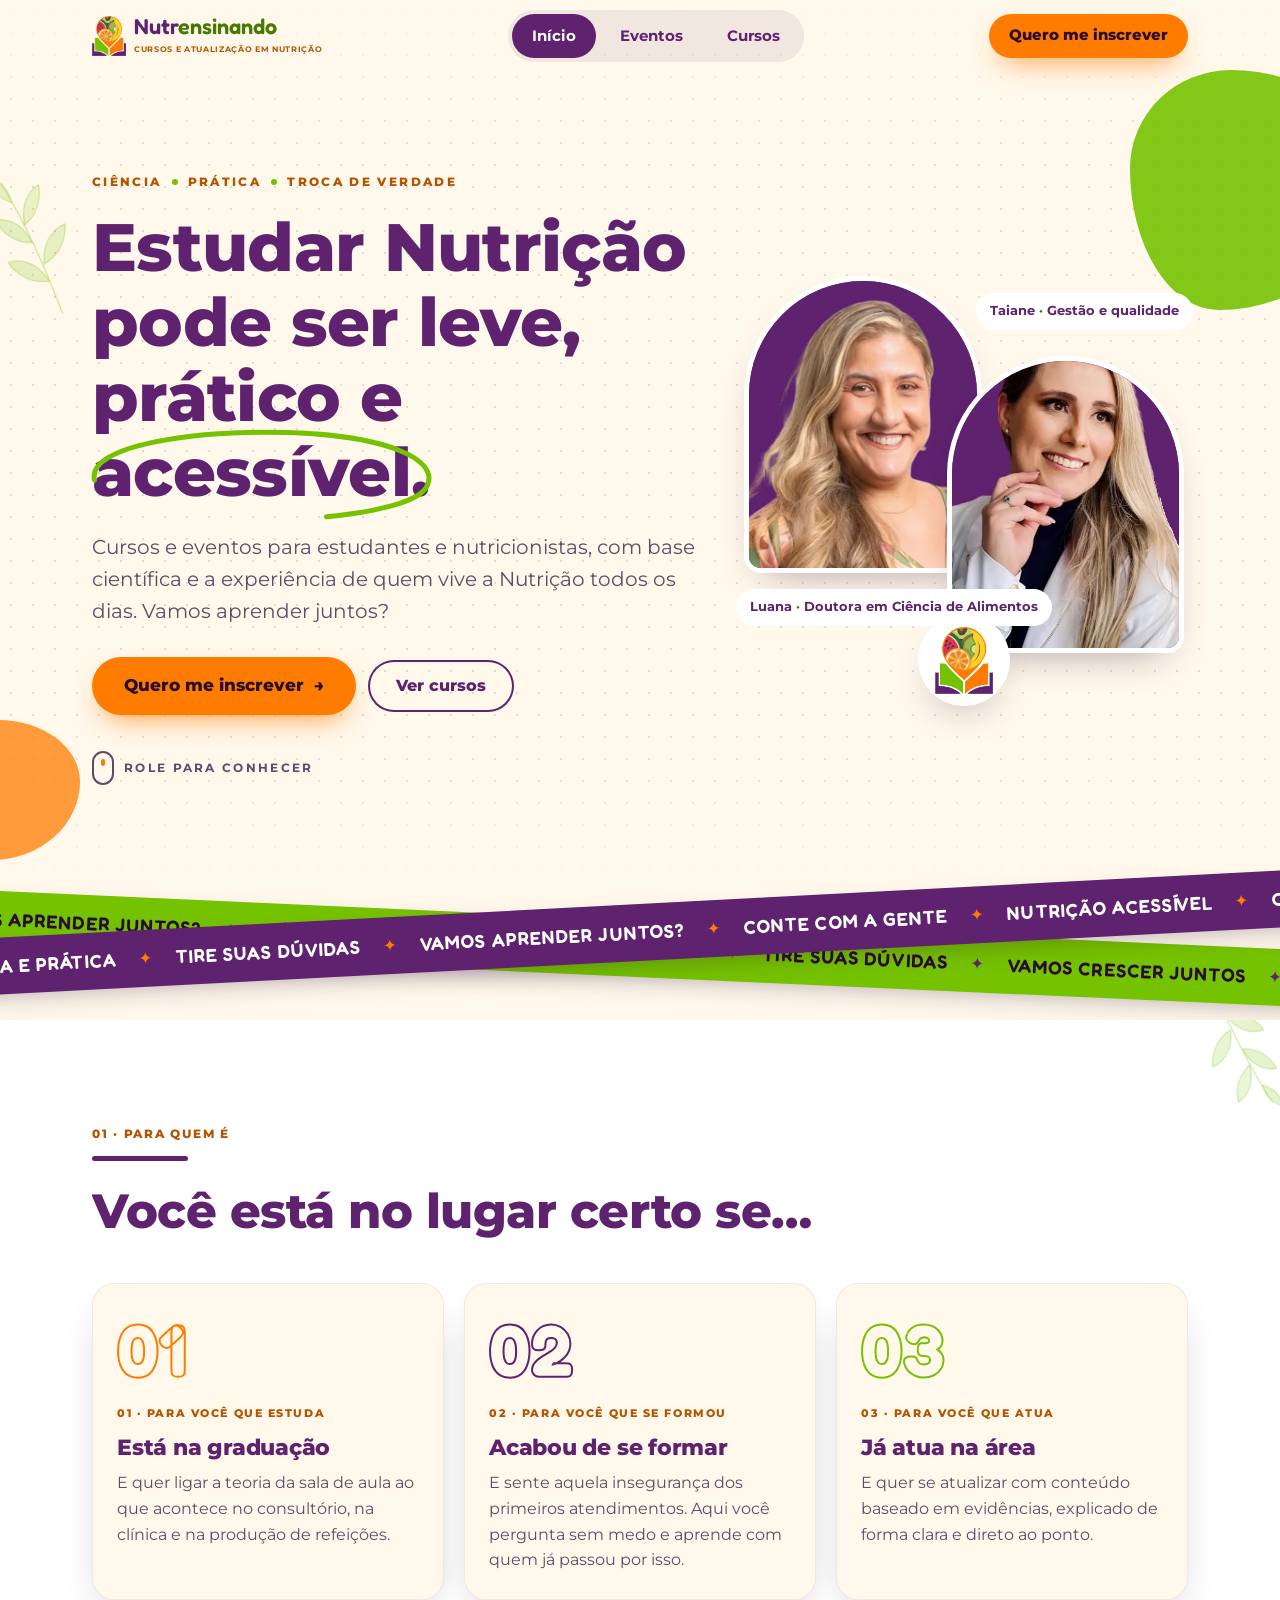
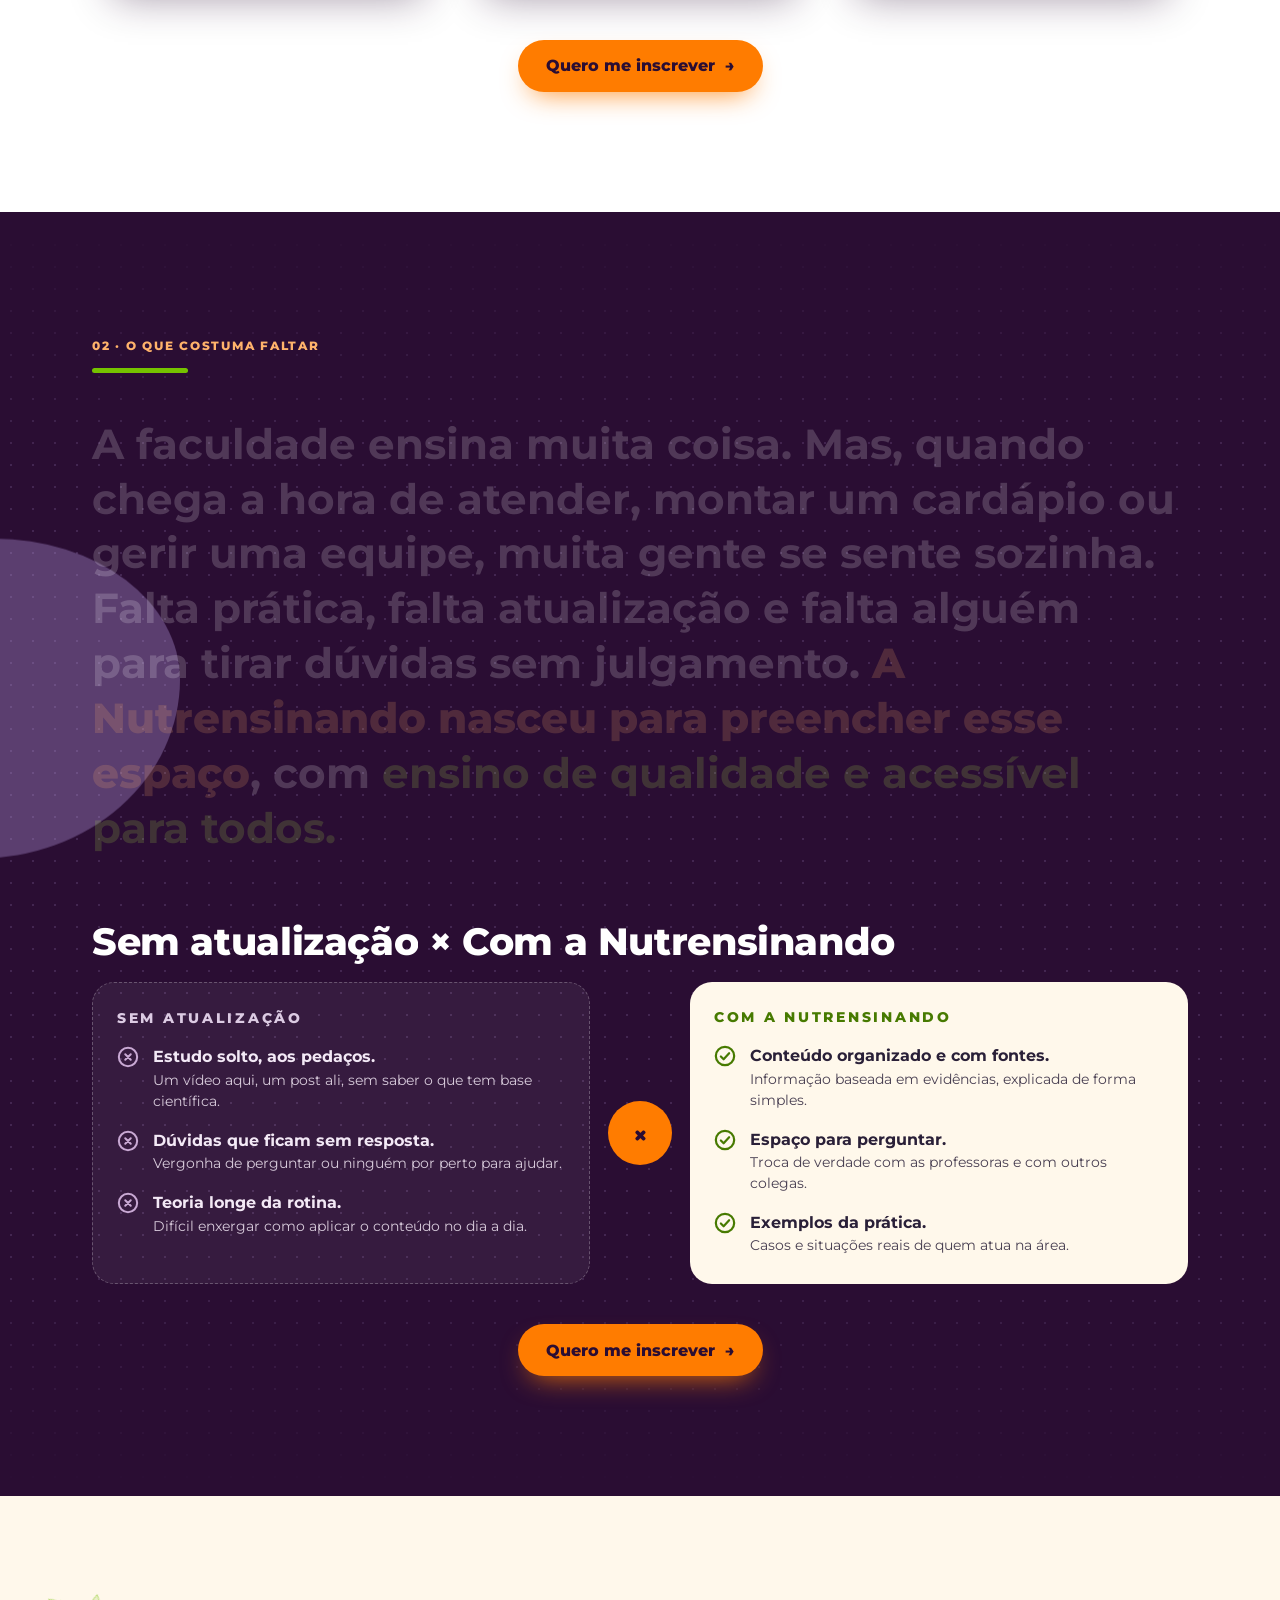
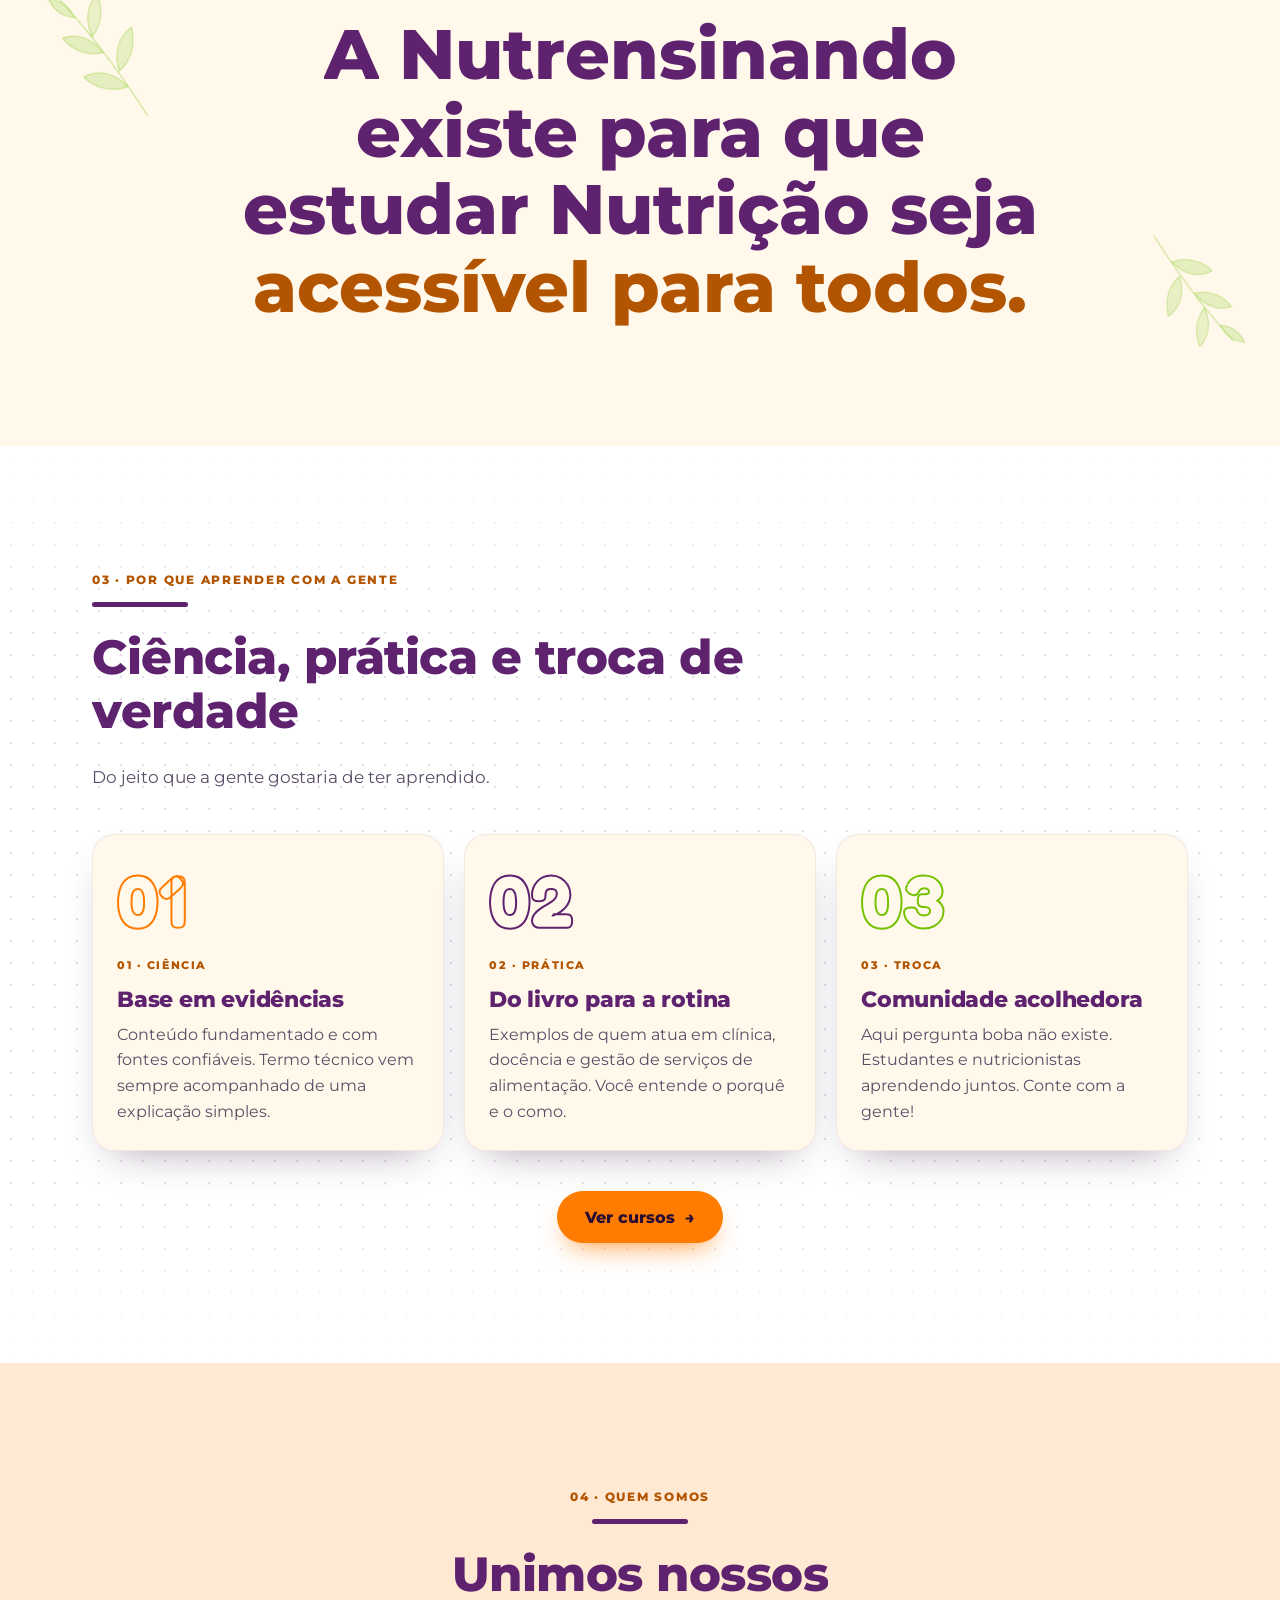
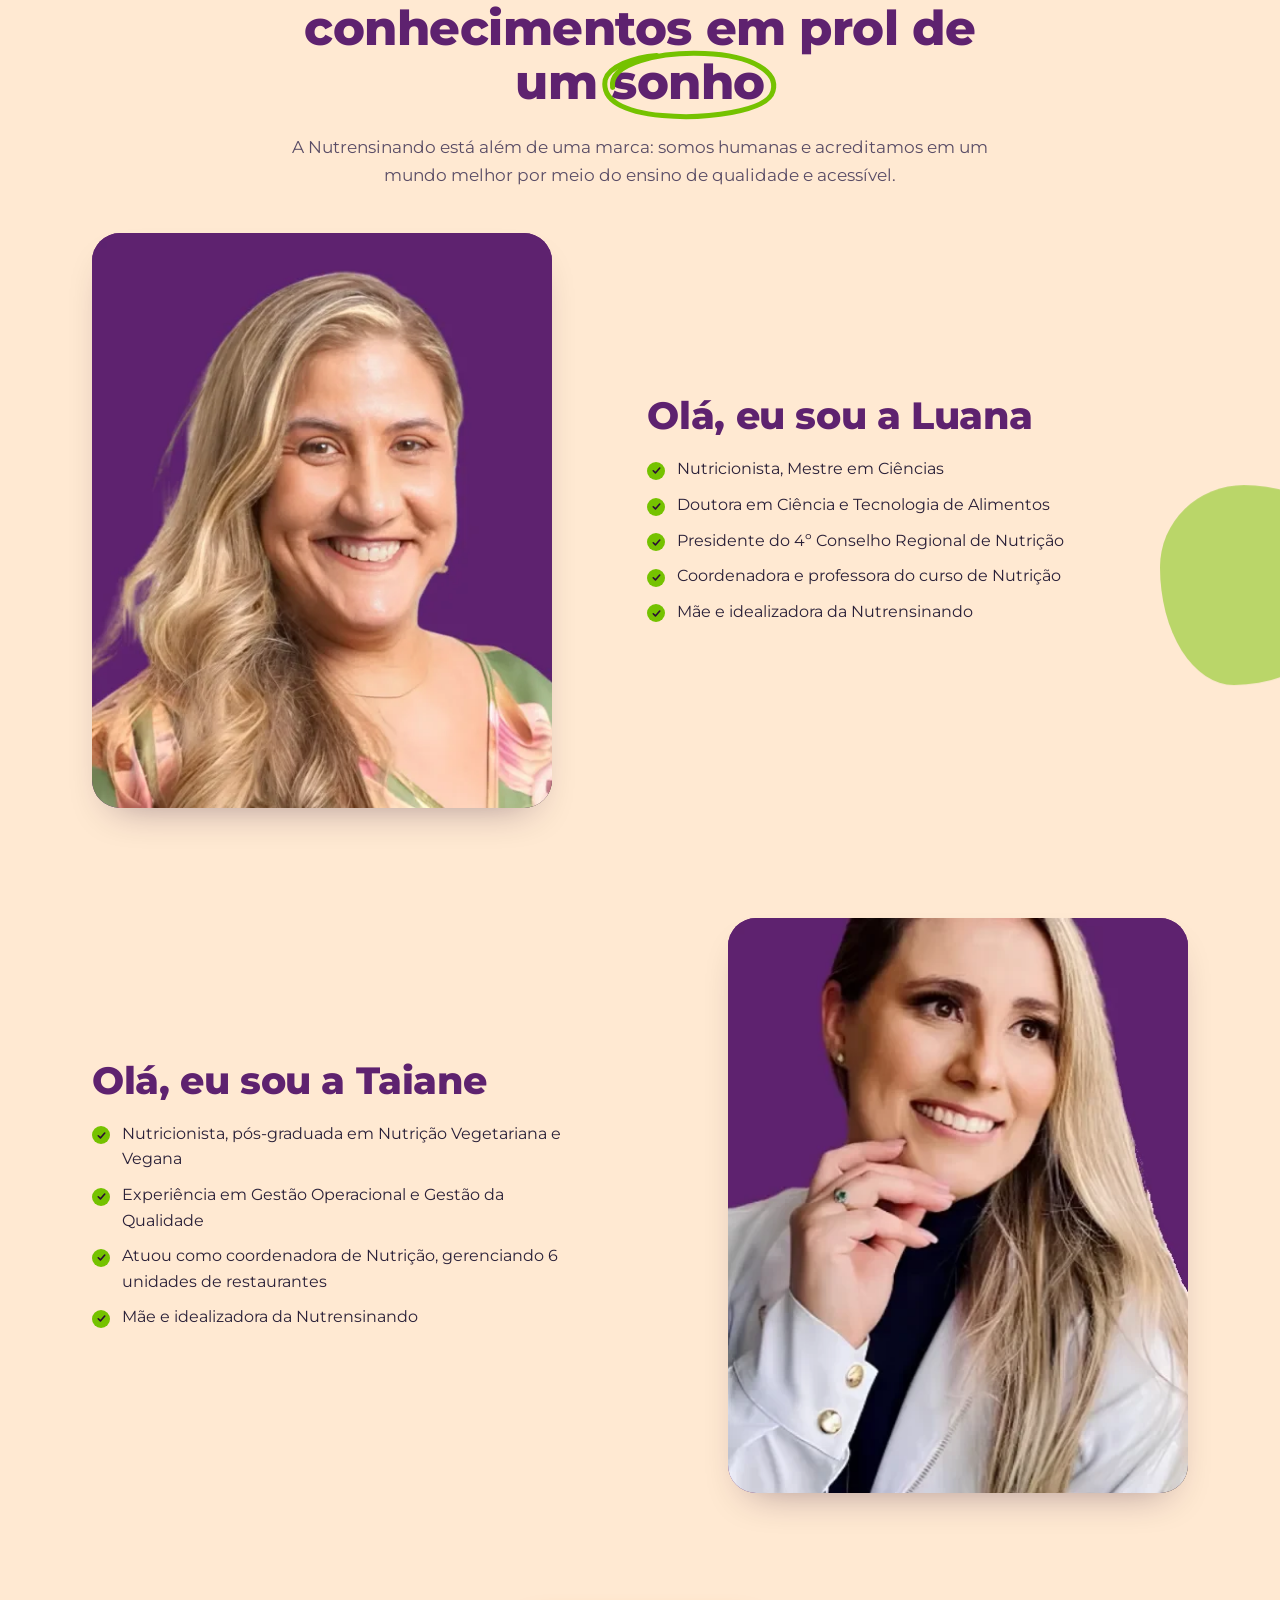
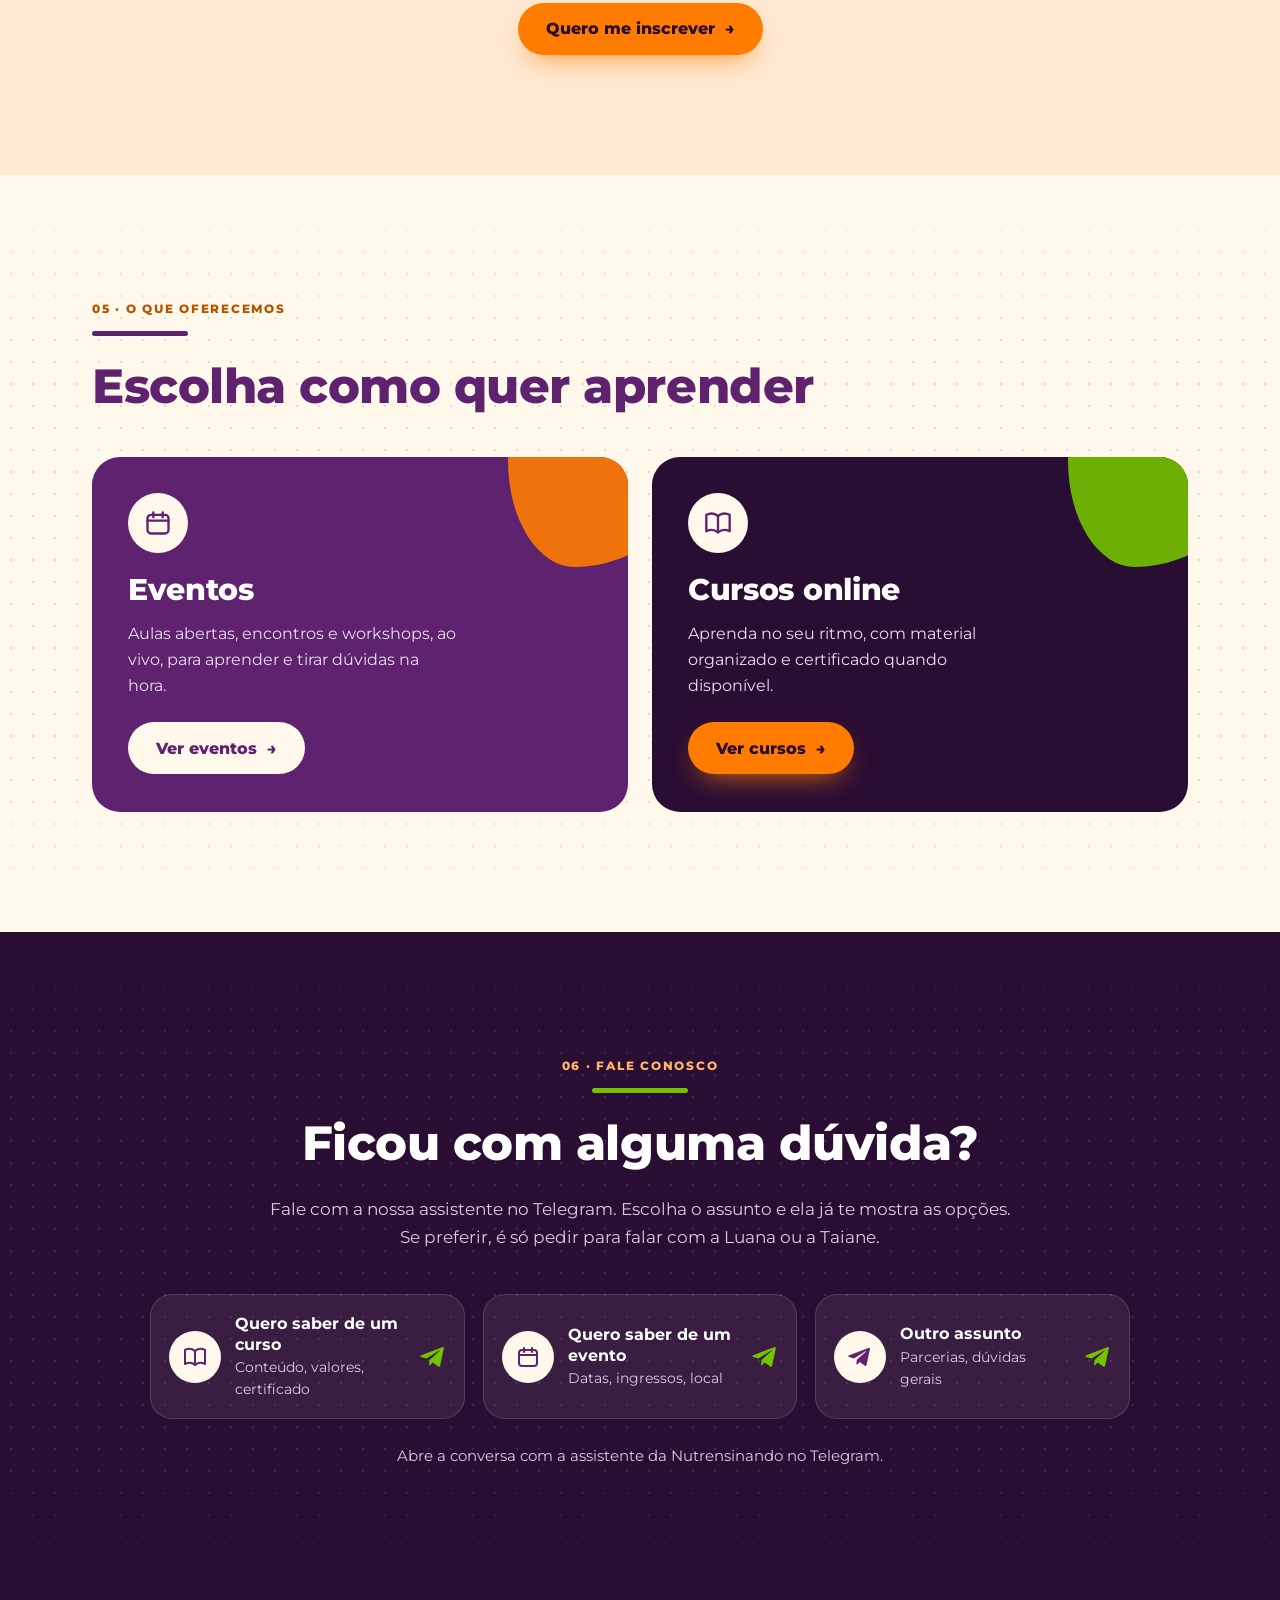
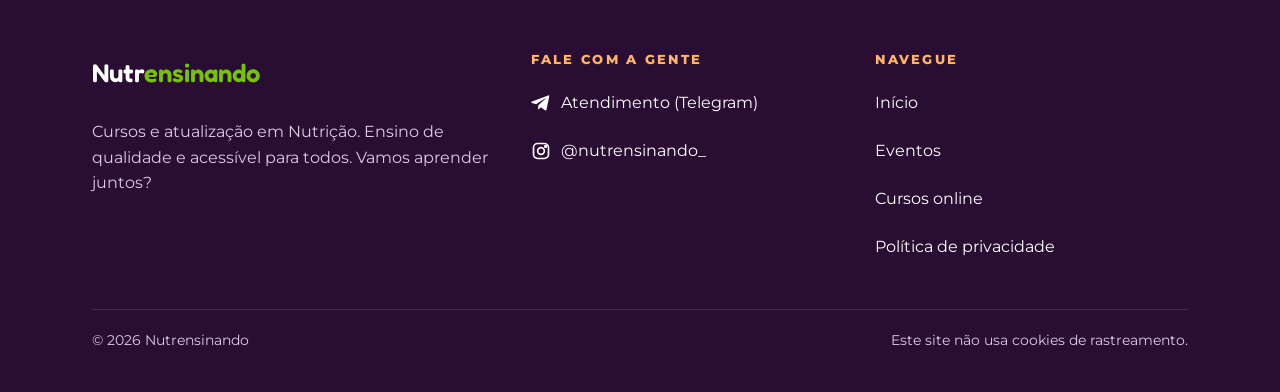
<file: index.html>
<!doctype html>
<html lang="pt-BR">
<head>
  <meta charset="utf-8">
  <meta name="viewport" content="width=device-width, initial-scale=1, viewport-fit=cover">
  <title>Nutrensinando · Cursos e atualização em Nutrição</title>
  <meta name="description" content="Cursos e eventos de Nutrição com base científica e prática, para estudantes e nutricionistas. Com as nutricionistas Luana e Taiane. Vamos aprender juntos?">
  <meta name="theme-color" content="#5e226f">

  <!-- Open Graph: deixa o link bonito no WhatsApp e no Instagram.
       Depois de publicar, troque https://vitoriasilva242.github.io/nutrensinando-paginas pelo endereço final (ex.: https://nutrensinando.com.br). -->
  <meta property="og:type" content="website">
  <meta property="og:locale" content="pt_BR">
  <meta property="og:site_name" content="Nutrensinando">
  <meta property="og:title" content="Nutrensinando · Cursos e atualização em Nutrição">
  <meta property="og:description" content="Ciência, prática e troca de verdade. Cursos e eventos para estudantes e nutricionistas.">
  <meta property="og:url" content="https://vitoriasilva242.github.io/nutrensinando-paginas/">
  <meta property="og:image" content="https://vitoriasilva242.github.io/nutrensinando-paginas/img/og-nutrensinando.jpg">
  <meta property="og:image:width" content="1200">
  <meta property="og:image:height" content="630">
  <meta property="og:image:alt" content="Logo da Nutrensinando: um livro aberto com frutas, nas cores roxo, verde e laranja.">
  <meta name="twitter:card" content="summary_large_image">

  <link rel="icon" type="image/png" href="img/favicon.png">
  <link rel="apple-touch-icon" href="img/apple-touch-icon.png">

  <link rel="preconnect" href="https://fonts.googleapis.com">
  <link rel="preconnect" href="https://fonts.gstatic.com" crossorigin>
  <link href="https://fonts.googleapis.com/css2?family=Fredoka:wght@500;600;700&family=Montserrat:wght@400;600;700;800&display=swap" rel="stylesheet">
  <link rel="stylesheet" href="css/estilo.css?v=20261118a">
  <script>document.documentElement.classList.add('js');</script>
</head>
<body>

<!-- Desenhos reutilizáveis (folhas, ícones) -->
<svg width="0" height="0" style="position:absolute" aria-hidden="true">
  <defs>
    <symbol id="folhas" viewBox="0 0 200 260">
      <g fill="currentColor" stroke="currentColor" stroke-width="1.4" stroke-linecap="round">
        <path d="M100 258 C96 190 92 120 70 20" fill="none"/>
        <path d="M95 200 C70 196 48 178 40 150 C66 150 88 168 95 200Z" fill-opacity=".35"/>
        <path d="M97 170 C122 166 142 146 150 118 C124 120 102 140 97 170Z" fill-opacity=".3"/>
        <path d="M88 130 C64 124 46 104 42 76 C66 80 84 100 88 130Z" fill-opacity=".35"/>
        <path d="M86 98 C108 90 124 70 128 42 C104 48 88 70 86 98Z" fill-opacity=".28"/>
        <path d="M76 56 C60 46 52 28 54 8 C70 18 78 36 76 56Z" fill-opacity=".35"/>
      </g>
    </symbol>
    <symbol id="ic-relogio" viewBox="0 0 24 24"><g fill="none" stroke="currentColor" stroke-width="2" stroke-linecap="round"><circle cx="12" cy="12" r="9"/><path d="M12 7v5l3 2"/></g></symbol>
    <symbol id="ic-local" viewBox="0 0 24 24"><g fill="none" stroke="currentColor" stroke-width="2" stroke-linecap="round" stroke-linejoin="round"><path d="M12 21s-7-6.2-7-11.5A7 7 0 0 1 19 9.5C19 14.8 12 21 12 21z"/><circle cx="12" cy="9.5" r="2.5"/></g></symbol>
    <symbol id="ic-certificado" viewBox="0 0 24 24"><g fill="none" stroke="currentColor" stroke-width="2" stroke-linecap="round" stroke-linejoin="round"><circle cx="12" cy="9" r="5"/><path d="M9 13.5 8 21l4-2 4 2-1-7.5"/></g></symbol>
    <symbol id="ic-check" viewBox="0 0 24 24"><g fill="none" stroke="currentColor" stroke-width="2.4" stroke-linecap="round" stroke-linejoin="round"><circle cx="12" cy="12" r="10"/><path d="M7.5 12.5l3 3 6-6.5"/></g></symbol>
    <symbol id="ic-x" viewBox="0 0 24 24"><g fill="none" stroke="currentColor" stroke-width="2.2" stroke-linecap="round"><circle cx="12" cy="12" r="10"/><path d="M9 9l6 6M15 9l-6 6"/></g></symbol>
    <symbol id="ic-calendario" viewBox="0 0 24 24"><g fill="none" stroke="currentColor" stroke-width="2" stroke-linecap="round" stroke-linejoin="round"><rect x="3" y="5" width="18" height="16" rx="3"/><path d="M3 10h18M8 3v4M16 3v4"/></g></symbol>
    <symbol id="ic-livro" viewBox="0 0 24 24"><g fill="none" stroke="currentColor" stroke-width="2" stroke-linecap="round" stroke-linejoin="round"><path d="M2 5c3-1.5 7-1.5 10 1 3-2.5 7-2.5 10-1v14c-3-1.5-7-1.5-10 1-3-2.5-7-2.5-10-1z"/><path d="M12 6v14"/></g></symbol>
    <symbol id="ic-telegram" viewBox="0 0 24 24"><path fill="currentColor" d="M21.9 4.3 18.6 19.8c-.2 1.1-.9 1.4-1.8.9l-5-3.7-2.4 2.3c-.3.3-.5.5-1 .5l.4-5.1 9.2-8.3c.4-.4-.1-.6-.6-.2L6 13.4l-4.9-1.5c-1.1-.3-1.1-1.1.2-1.6L20.5 2.9c.9-.3 1.7.2 1.4 1.4z"/></symbol>
    <symbol id="ic-insta" viewBox="0 0 24 24"><g fill="none" stroke="currentColor" stroke-width="2"><rect x="3" y="3" width="18" height="18" rx="5"/><circle cx="12" cy="12" r="4"/><circle cx="17.5" cy="6.5" r="1" fill="currentColor"/></g></symbol>
    <symbol id="ic-email" viewBox="0 0 24 24"><g fill="none" stroke="currentColor" stroke-width="2" stroke-linejoin="round"><rect x="3" y="5" width="18" height="14" rx="3"/><path d="M4 7l8 6 8-6"/></g></symbol>
    <symbol id="ic-telefone" viewBox="0 0 24 24"><path fill="currentColor" d="M6.6 10.8a15.2 15.2 0 0 0 6.6 6.6l2.2-2.2a1 1 0 0 1 1-.2 11.4 11.4 0 0 0 3.6.6 1 1 0 0 1 1 1V20a1 1 0 0 1-1 1A17 17 0 0 1 3 4a1 1 0 0 1 1-1h3.5a1 1 0 0 1 1 1 11.4 11.4 0 0 0 .6 3.6 1 1 0 0 1-.3 1z"/></symbol>
    <symbol id="ic-pessoas" viewBox="0 0 24 24"><g fill="none" stroke="currentColor" stroke-width="2" stroke-linecap="round"><circle cx="9" cy="8" r="3.5"/><path d="M2.5 20a6.5 6.5 0 0 1 13 0"/><circle cx="17" cy="9" r="2.5"/><path d="M16 14.2a5 5 0 0 1 5.5 4.8"/></g></symbol>
  </defs>
</svg>

<a class="pular" href="#conteudo">Pular para o conteúdo</a>
<div class="progresso" aria-hidden="true"></div>

<!-- ============ MENU DO TOPO ============ -->
<header class="topo">
  <div class="recipiente topo__linha">
    <a class="logo" href="#inicio" data-ir-aba="inicio" aria-label="Nutrensinando, voltar ao início">
      <img src="img/simbolo.webp" alt="" width="208" height="242">
      <span>
        <span class="marca"><span class="nutr">Nutr</span><span class="ensinando">ensinando</span></span>
        <small data-t="geral.slogan_topo">CURSOS E ATUALIZAÇÃO EM NUTRIÇÃO</small>
      </span>
    </a>
    <div class="abas" role="tablist" aria-label="Seções do site">
      <button class="aba" role="tab" id="aba-inicio" aria-controls="inicio" aria-selected="true">Início</button>
      <button class="aba" role="tab" id="aba-eventos" aria-controls="eventos" aria-selected="false" tabindex="-1">Eventos</button>
      <button class="aba" role="tab" id="aba-cursos" aria-controls="cursos" aria-selected="false" tabindex="-1">Cursos</button>
    </div>
    <a class="botao botao--principal botao--pequeno topo__cta" href="#agenda" data-ir-aba="escolher">Quero me inscrever</a>
  </div>
</header>

<main id="conteudo">

<!-- =====================================================
     ABA 1 · INÍCIO
     ===================================================== -->
<!-- ABA:inicio -->
<section class="painel" id="inicio" role="tabpanel" aria-labelledby="aba-inicio" tabindex="-1"
  data-titulo="Nutrensinando · Cursos e atualização em Nutrição"
  data-descricao="Cursos e eventos de Nutrição com base científica e prática, para estudantes e nutricionistas. Com as nutricionistas Luana e Taiane. Vamos aprender juntos?"
  data-cta="Quero me inscrever" data-cta-aba="escolher" data-cta-alvo="agenda">

  <!-- Abertura -->
  <div class="secao abertura fundo-creme pontilhado">
    <div class="deco mancha mancha--verde" data-parallax="-0.12" style="width:240px;height:240px;right:-90px;top:70px" aria-hidden="true"></div>
    <div class="deco mancha mancha--laranja" data-parallax="0.08" style="width:140px;height:140px;left:-60px;bottom:40px;opacity:.75" aria-hidden="true"></div>
    <div class="deco folha" data-parallax="-0.06" style="width:120px;left:-20px;top:18%;transform:rotate(-18deg)" aria-hidden="true"><svg><use href="#folhas"/></svg></div>

    <div class="recipiente abertura__grade">
      <div>
        <p class="selo" data-surgir data-t="inicio.selo" data-t-tipo="selo">Ciência <span class="ponto" aria-hidden="true"></span> Prática <span class="ponto" aria-hidden="true"></span> Troca de verdade</p>
        <h1 data-palavras data-t="inicio.titulo" data-t-tipo="titulo">Estudar Nutrição pode ser leve, prático e
          <span class="destaque-circulo">acessível<svg viewBox="0 0 200 80" preserveAspectRatio="none" aria-hidden="true"><path pathLength="1" d="M18 44 C14 18 70 6 118 8 C170 10 198 28 192 48 C186 70 118 78 72 74 C30 70 6 58 10 36 C14 22 40 12 66 10"/></svg></span>.</h1>
        <p class="abertura__sub" data-surgir data-t="inicio.subtitulo">Cursos e eventos para estudantes e nutricionistas, com base científica e a experiência de quem vive a Nutrição todos os dias. Vamos aprender juntos?</p>
        <div class="acoes" data-surgir>
          <a class="botao botao--principal botao--halo" href="#agenda" data-ir-aba="escolher">Quero me inscrever <span class="seta" aria-hidden="true">→</span></a>
          <a class="botao botao--contorno" href="#cursos" data-ir-aba="cursos">Ver cursos</a>
        </div>
        <p class="rolar-dica" aria-hidden="true"><span></span> Role para conhecer</p>
      </div>

      <div class="abertura__fotos" data-surgir>
        <figure class="f1"><img src="img/luana.webp" alt="Luana, nutricionista e cofundadora da Nutrensinando, sorrindo." width="490" height="612" fetchpriority="high"></figure>
        <figure class="f2"><img src="img/taiane.webp" alt="Taiane, nutricionista e cofundadora da Nutrensinando, de jaleco branco, sorrindo." width="452" height="565"></figure>
        <div class="simbolo"><img src="img/simbolo.webp" alt="" width="208" height="242"></div>
        <span class="etiqueta etiqueta--1" data-t="inicio.etiqueta_luana" data-t-tipo="etiqueta">Luana <i>·</i> Doutora em Ciência de Alimentos</span>
        <span class="etiqueta etiqueta--2" data-t="inicio.etiqueta_taiane" data-t-tipo="etiqueta">Taiane <i>·</i> Gestão e qualidade</span>
      </div>
    </div>
  </div>

  <!-- Faixas cruzadas -->
  <div class="faixas" aria-hidden="true">
    <div class="faixa faixa--verde"><div class="faixa__trilho" data-t="inicio.faixa_verde" data-t-tipo="faixa">
      <span>Vamos aprender juntos?</span><span>Ciência e prática</span><span>Conte com a gente</span><span>Tire suas dúvidas</span><span>Vamos crescer juntos</span>
      <span>Vamos aprender juntos?</span><span>Ciência e prática</span><span>Conte com a gente</span><span>Tire suas dúvidas</span><span>Vamos crescer juntos</span>
    </div></div>
    <div class="faixa faixa--roxa"><div class="faixa__trilho" data-t="inicio.faixa_roxa" data-t-tipo="faixa">
      <span>Ciência e prática</span><span>Tire suas dúvidas</span><span>Vamos aprender juntos?</span><span>Conte com a gente</span><span>Nutrição acessível</span>
      <span>Ciência e prática</span><span>Tire suas dúvidas</span><span>Vamos aprender juntos?</span><span>Conte com a gente</span><span>Nutrição acessível</span>
    </div></div>
  </div>

  <!-- 1. Quem a gente quer ajudar -->
  <section class="secao fundo-branco" aria-labelledby="t-para-quem">
    <div class="deco folha" data-parallax="0.08" style="width:110px;right:-10px;top:40px;transform:rotate(160deg)" aria-hidden="true"><svg><use href="#folhas"/></svg></div>
    <div class="recipiente">
      <div class="cabeca">
        <span class="rotulo" data-t="inicio.paraquem_rotulo">01 · Para quem é</span>
        <span class="divisor" aria-hidden="true"></span>
        <h2 id="t-para-quem" data-palavras data-t="inicio.paraquem_titulo" data-t-tipo="titulo">Você está no lugar certo se…</h2>
      </div>
      <div class="numerados" data-sequencia>
        <article class="cartao-num">
          <span class="cartao-num__numero" aria-hidden="true">01</span>
          <span class="rotulo" data-t="inicio.paraquem1_rotulo">01 · Para você que estuda</span>
          <h3 data-t="inicio.paraquem1_titulo">Está na graduação</h3>
          <p data-t="inicio.paraquem1_texto">E quer ligar a teoria da sala de aula ao que acontece no consultório, na clínica e na produção de refeições.</p>
        </article>
        <article class="cartao-num">
          <span class="cartao-num__numero" aria-hidden="true">02</span>
          <span class="rotulo" data-t="inicio.paraquem2_rotulo">02 · Para você que se formou</span>
          <h3 data-t="inicio.paraquem2_titulo">Acabou de se formar</h3>
          <p data-t="inicio.paraquem2_texto">E sente aquela insegurança dos primeiros atendimentos. Aqui você pergunta sem medo e aprende com quem já passou por isso.</p>
        </article>
        <article class="cartao-num">
          <span class="cartao-num__numero" aria-hidden="true">03</span>
          <span class="rotulo" data-t="inicio.paraquem3_rotulo">03 · Para você que atua</span>
          <h3 data-t="inicio.paraquem3_titulo">Já atua na área</h3>
          <p data-t="inicio.paraquem3_texto">E quer se atualizar com conteúdo baseado em evidências, explicado de forma clara e direto ao ponto.</p>
        </article>
      </div>
      <div class="acao-secao">
        <a class="botao botao--principal botao--halo" href="#agenda" data-ir-aba="escolher">Quero me inscrever <span class="seta" aria-hidden="true">→</span></a>
      </div>
    </div>
  </section>

  <!-- 2. O que costuma faltar na formação (manifesto que acende) -->
  <section class="secao fundo-noite pontilhado" aria-labelledby="t-falta">
    <div class="deco mancha mancha--roxa" data-parallax="-0.1" style="width:320px;height:320px;left:-140px;top:20%" aria-hidden="true"></div>
    <div class="recipiente">
      <div class="cabeca">
        <span class="rotulo" data-t="inicio.falta_rotulo">02 · O que costuma faltar</span>
        <span class="divisor" aria-hidden="true"></span>
        <h2 id="t-falta" class="sr-only">O que costuma faltar na formação</h2>
      </div>
      <p class="acende" data-acende data-t="inicio.falta_texto" data-t-tipo="acende">A faculdade ensina muita coisa. Mas, quando chega a hora de atender, montar um cardápio ou gerir uma equipe, muita gente se sente sozinha. Falta prática, falta atualização e falta alguém para tirar dúvidas sem julgamento. <strong>A Nutrensinando nasceu para preencher esse espaço</strong>, com <span class="verde">ensino de qualidade e acessível para todos.</span></p>

      <div style="margin-top:64px">
        <h2 data-palavras style="font-size:clamp(1.5rem,4.4vw,2.4rem)" data-t="inicio.comparar_titulo" data-t-tipo="titulo">Sem atualização × Com a Nutrensinando</h2>
        <div class="comparar" data-sequencia>
          <div class="comparar__col comparar__sem">
            <h3 data-t="inicio.comparar_sem_titulo">Sem atualização</h3>
            <ul data-t="inicio.comparar_sem_itens" data-t-tipo="comparar" data-t-icone="ic-x">
              <li><svg class="ic" aria-hidden="true"><use href="#ic-x"/></svg><span><strong>Estudo solto, aos pedaços.</strong><small>Um vídeo aqui, um post ali, sem saber o que tem base científica.</small></span></li>
              <li><svg class="ic" aria-hidden="true"><use href="#ic-x"/></svg><span><strong>Dúvidas que ficam sem resposta.</strong><small>Vergonha de perguntar ou ninguém por perto para ajudar.</small></span></li>
              <li><svg class="ic" aria-hidden="true"><use href="#ic-x"/></svg><span><strong>Teoria longe da rotina.</strong><small>Difícil enxergar como aplicar o conteúdo no dia a dia.</small></span></li>
            </ul>
          </div>
          <span class="comparar__vs" aria-hidden="true">×</span>
          <div class="comparar__col comparar__com">
            <h3 data-t="inicio.comparar_com_titulo">Com a Nutrensinando</h3>
            <ul data-t="inicio.comparar_com_itens" data-t-tipo="comparar" data-t-icone="ic-check">
              <li><svg class="ic" aria-hidden="true"><use href="#ic-check"/></svg><span><strong>Conteúdo organizado e com fontes.</strong><small>Informação baseada em evidências, explicada de forma simples.</small></span></li>
              <li><svg class="ic" aria-hidden="true"><use href="#ic-check"/></svg><span><strong>Espaço para perguntar.</strong><small>Troca de verdade com as professoras e com outros colegas.</small></span></li>
              <li><svg class="ic" aria-hidden="true"><use href="#ic-check"/></svg><span><strong>Exemplos da prática.</strong><small>Casos e situações reais de quem atua na área.</small></span></li>
            </ul>
          </div>
        </div>
      </div>
      <div class="acao-secao">
        <a class="botao botao--principal botao--halo" href="#agenda" data-ir-aba="escolher">Quero me inscrever <span class="seta" aria-hidden="true">→</span></a>
      </div>
    </div>
  </section>

  <!-- Frase de efeito -->
  <section class="secao fundo-creme" aria-label="Nossa missão">
    <div class="deco folha" data-parallax="-0.08" style="width:120px;left:4%;top:20px;transform:rotate(-30deg)" aria-hidden="true"><svg><use href="#folhas"/></svg></div>
    <div class="deco folha" data-parallax="0.1" style="width:110px;right:3%;bottom:10px;transform:rotate(150deg)" aria-hidden="true"><svg><use href="#folhas"/></svg></div>
    <div class="recipiente">
      <p class="frase-efeito" data-palavras data-t="inicio.frase" data-t-tipo="frase">A Nutrensinando existe para que estudar Nutrição seja <em>acessível para todos.</em></p>
    </div>
  </section>

  <!-- 3. Como a Nutrensinando resolve isso -->
  <section class="secao fundo-branco pontilhado" aria-labelledby="t-porque">
    <div class="recipiente">
      <div class="cabeca">
        <span class="rotulo" data-t="inicio.porque_rotulo">03 · Por que aprender com a gente</span>
        <span class="divisor" aria-hidden="true"></span>
        <h2 id="t-porque" data-palavras data-t="inicio.porque_titulo" data-t-tipo="titulo">Ciência, prática e troca de verdade</h2>
        <p data-t="inicio.porque_subtitulo">Do jeito que a gente gostaria de ter aprendido.</p>
      </div>
      <div class="numerados" data-sequencia>
        <article class="cartao-num">
          <span class="cartao-num__numero" aria-hidden="true">01</span>
          <span class="rotulo" data-t="inicio.porque1_rotulo">01 · Ciência</span>
          <h3 data-t="inicio.porque1_titulo">Base em evidências</h3>
          <p data-t="inicio.porque1_texto">Conteúdo fundamentado e com fontes confiáveis. Termo técnico vem sempre acompanhado de uma explicação simples.</p>
        </article>
        <article class="cartao-num">
          <span class="cartao-num__numero" aria-hidden="true">02</span>
          <span class="rotulo" data-t="inicio.porque2_rotulo">02 · Prática</span>
          <h3 data-t="inicio.porque2_titulo">Do livro para a rotina</h3>
          <p data-t="inicio.porque2_texto">Exemplos de quem atua em clínica, docência e gestão de serviços de alimentação. Você entende o porquê e o como.</p>
        </article>
        <article class="cartao-num">
          <span class="cartao-num__numero" aria-hidden="true">03</span>
          <span class="rotulo" data-t="inicio.porque3_rotulo">03 · Troca</span>
          <h3 data-t="inicio.porque3_titulo">Comunidade acolhedora</h3>
          <p data-t="inicio.porque3_texto">Aqui pergunta boba não existe. Estudantes e nutricionistas aprendendo juntos. Conte com a gente!</p>
        </article>
      </div>
      <div class="acao-secao">
        <a class="botao botao--principal botao--halo" href="#cursos" data-ir-aba="cursos">Ver cursos <span class="seta" aria-hidden="true">→</span></a>
      </div>
    </div>
  </section>

  <!-- 4. Quem são as professoras -->
  <section class="secao fundo-laranja" id="professoras" aria-labelledby="t-profs">
    <div class="deco mancha mancha--verde" data-parallax="-0.1" style="width:200px;height:200px;right:-80px;top:30%;opacity:.5" aria-hidden="true"></div>
    <div class="recipiente">
      <div class="cabeca cabeca--centro">
        <span class="rotulo" data-t="inicio.quem_rotulo">04 · Quem somos</span>
        <span class="divisor" aria-hidden="true"></span>
        <h2 id="t-profs" data-palavras data-t="inicio.quem_titulo" data-t-tipo="titulo">Unimos nossos conhecimentos em prol de um <span class="destaque-circulo">sonho<svg viewBox="0 0 200 80" preserveAspectRatio="none" aria-hidden="true"><path pathLength="1" d="M18 44 C14 18 70 6 118 8 C170 10 198 28 192 48 C186 70 118 78 72 74 C30 70 6 58 10 36 C14 22 40 12 66 10"/></svg></span></h2>
        <p data-t="inicio.quem_texto">A Nutrensinando está além de uma marca: somos humanas e acreditamos em um mundo melhor por meio do ensino de qualidade e acessível.</p>
      </div>

      <article class="alternado" data-surgir>
        <div class="alternado__img"><img src="img/luana.webp" alt="Retrato da nutricionista Luana, sorrindo, com blusa florida." width="490" height="612" loading="lazy"></div>
        <div>
          <h3 data-t="inicio.luana_titulo">Olá, eu sou a Luana</h3>
          <ul class="lista-check" data-t="inicio.luana_lista" data-t-tipo="lista">
            <li>Nutricionista, Mestre em Ciências</li>
            <li>Doutora em Ciência e Tecnologia de Alimentos</li>
            <li>Presidente do 4º Conselho Regional de Nutrição</li>
            <li>Coordenadora e professora do curso de Nutrição</li>
            <li>Mãe e idealizadora da Nutrensinando</li>
          </ul>
          <p class="citacao" data-t="inicio.luana_frase" data-t-some hidden></p>
        </div>
      </article>

      <article class="alternado" data-surgir>
        <div class="alternado__img"><img src="img/taiane.webp" alt="Retrato da nutricionista Taiane, de jaleco branco, com a mão no queixo." width="452" height="565" loading="lazy"></div>
        <div>
          <h3 data-t="inicio.taiane_titulo">Olá, eu sou a Taiane</h3>
          <ul class="lista-check" data-t="inicio.taiane_lista" data-t-tipo="lista">
            <li>Nutricionista, pós-graduada em Nutrição Vegetariana e Vegana</li>
            <li>Experiência em Gestão Operacional e Gestão da Qualidade</li>
            <li>Atuou como coordenadora de Nutrição, gerenciando 6 unidades de restaurantes</li>
            <li>Mãe e idealizadora da Nutrensinando</li>
          </ul>
          <p class="citacao" data-t="inicio.taiane_frase" data-t-some hidden></p>
        </div>
      </article>

      <div class="acao-secao">
        <a class="botao botao--principal botao--halo" href="#agenda" data-ir-aba="escolher">Quero me inscrever <span class="seta" aria-hidden="true">→</span></a>
      </div>
    </div>
  </section>

  <!-- 5. O que oferecemos -->
  <section class="secao fundo-creme pontilhado" aria-labelledby="t-ofertas">
    <div class="recipiente">
      <div class="cabeca">
        <span class="rotulo" data-t="inicio.ofertas_rotulo">05 · O que oferecemos</span>
        <span class="divisor" aria-hidden="true"></span>
        <h2 id="t-ofertas" data-palavras data-t="inicio.ofertas_titulo" data-t-tipo="titulo">Escolha como quer aprender</h2>
      </div>
      <div class="ofertas" data-sequencia>
        <article class="oferta oferta--eventos">
          <div class="mancha mancha--laranja" aria-hidden="true"></div>
          <span class="oferta__icone" aria-hidden="true"><svg><use href="#ic-calendario"/></svg></span>
          <h3 data-t="inicio.oferta_eventos_titulo">Eventos</h3>
          <p data-t="inicio.oferta_eventos_texto">Aulas abertas, encontros e workshops, ao vivo, para aprender e tirar dúvidas na hora.</p>
          <div><a class="botao botao--claro" href="#eventos" data-ir-aba="eventos">Ver eventos <span class="seta" aria-hidden="true">→</span></a></div>
        </article>
        <article class="oferta oferta--cursos">
          <div class="mancha mancha--verde" aria-hidden="true"></div>
          <span class="oferta__icone" aria-hidden="true"><svg><use href="#ic-livro"/></svg></span>
          <h3 data-t="inicio.oferta_cursos_titulo">Cursos online</h3>
          <p data-t="inicio.oferta_cursos_texto">Aprenda no seu ritmo, com material organizado e certificado quando disponível.</p>
          <div><a class="botao botao--principal" href="#cursos" data-ir-aba="cursos">Ver cursos <span class="seta" aria-hidden="true">→</span></a></div>
        </article>
      </div>
    </div>
  </section>

  <!-- 6. Fale conosco (assistente no Telegram) -->
  <section class="secao fundo-noite pontilhado" id="fale-conosco" aria-labelledby="t-fale">
    <div class="recipiente">
      <div class="cabeca cabeca--centro">
        <span class="rotulo">06 · Fale conosco</span>
        <span class="divisor" aria-hidden="true"></span>
        <h2 id="t-fale" data-palavras>Ficou com alguma dúvida?</h2>
        <p>Fale com a nossa assistente no Telegram. Escolha o assunto e ela já te mostra as opções. Se preferir, é só pedir para falar com a Luana ou a Taiane.</p>
      </div>
      <div class="fale" data-sequencia>
        <a class="fale__opcao" data-robo="curso" href="#" target="_blank" rel="noopener">
          <span class="oferta__icone" aria-hidden="true"><svg><use href="#ic-livro"/></svg></span>
          <span><b>Quero saber de um curso</b><small>Conteúdo, valores, certificado</small></span>
          <svg class="fale__app" aria-hidden="true"><use href="#ic-telegram"/></svg>
        </a>
        <a class="fale__opcao" data-robo="evento" href="#" target="_blank" rel="noopener">
          <span class="oferta__icone" aria-hidden="true"><svg><use href="#ic-calendario"/></svg></span>
          <span><b>Quero saber de um evento</b><small>Datas, ingressos, local</small></span>
          <svg class="fale__app" aria-hidden="true"><use href="#ic-telegram"/></svg>
        </a>
        <a class="fale__opcao" data-robo="falar" href="#" target="_blank" rel="noopener">
          <span class="oferta__icone" aria-hidden="true"><svg><use href="#ic-telegram"/></svg></span>
          <span><b>Outro assunto</b><small>Parcerias, dúvidas gerais</small></span>
          <svg class="fale__app" aria-hidden="true"><use href="#ic-telegram"/></svg>
        </a>
      </div>
      <p class="fale__nota">Abre a conversa com a assistente da Nutrensinando no Telegram.</p>
    </div>
  </section>
</section>

<!-- /ABA:inicio -->

<!-- =====================================================
     ABA 2 · EVENTOS
     ===================================================== -->
<!-- ABA:eventos -->
<section class="painel" id="eventos" role="tabpanel" aria-labelledby="aba-eventos" tabindex="-1" hidden
  data-titulo="Eventos · Nutrensinando"
  data-descricao="Aulas abertas, encontros e workshops de Nutrição com a Nutrensinando. Veja as próximas datas e garanta seu ingresso pelo Sympla."
  data-cta="Ver eventos" data-cta-aba="eventos" data-cta-alvo="agenda">

  <div class="cabeca-aba fundo-creme pontilhado secao" style="padding-bottom:40px">
    <div class="deco mancha mancha--verde" data-parallax="-0.1" style="width:200px;height:200px;right:-70px;top:90px" aria-hidden="true"></div>
    <div class="recipiente">
      <p class="selo" data-t="eventos.selo" data-t-tipo="selo">Ao vivo <span class="ponto" aria-hidden="true"></span> Troca <span class="ponto" aria-hidden="true"></span> Tire suas dúvidas</p>
      <h1 data-palavras data-t="eventos.titulo" data-t-tipo="titulo">Eventos: aprenda ao vivo e tire suas <span class="destaque-circulo">dúvidas.<svg viewBox="0 0 200 80" preserveAspectRatio="none" aria-hidden="true"><path pathLength="1" d="M18 44 C14 18 70 6 118 8 C170 10 198 28 192 48 C186 70 118 78 72 74 C30 70 6 58 10 36 C14 22 40 12 66 10"/></svg></span></h1>
      <p data-surgir data-t="eventos.subtitulo">Encontros para estudantes e nutricionistas, com espaço para conversar de verdade. Confira as próximas datas e garanta sua vaga.</p>
    </div>
  </div>

  <section class="secao fundo-branco" id="agenda" aria-labelledby="t-agenda" style="padding-top:64px">
    <div class="recipiente">
      <div class="cabeca">
        <span class="rotulo" data-t="eventos.agenda_rotulo">Agenda</span>
        <span class="divisor" aria-hidden="true"></span>
        <h2 id="t-agenda" data-palavras data-t="eventos.agenda_titulo" data-t-tipo="titulo">Próximos eventos</h2>
      </div>
      <!-- Os eventos são lidos da lista EVENTOS, no topo de js/site.js -->
      <div class="eventos" id="lista-eventos" data-sequencia></div>
    </div>
  </section>

  <section class="secao fundo-noite pontilhado" id="como-funciona" aria-labelledby="t-como">
    <div class="deco folha" data-parallax="-0.08" style="width:120px;right:2%;top:30px;transform:rotate(170deg);color:#a6e04c" aria-hidden="true"><svg><use href="#folhas"/></svg></div>
    <div class="recipiente">
      <div class="cabeca">
        <span class="rotulo" data-t="eventos.como_rotulo">Inscrição</span>
        <span class="divisor" aria-hidden="true"></span>
        <h2 id="t-como" data-palavras data-t="eventos.como_titulo" data-t-tipo="titulo">Como funciona a inscrição</h2>
        <p data-t="eventos.como_texto">A compra é feita com segurança pelo Sympla. Ficou com alguma dúvida? É só chamar, conte com a gente.</p>
      </div>
      <div class="numerados" data-sequencia>
        <article class="cartao-num">
          <span class="cartao-num__numero" aria-hidden="true">01</span>
          <h3 data-t="eventos.passo1_titulo">Escolha o evento</h3>
          <p data-t="eventos.passo1_texto">Veja a data, o local e o que está incluso em "Ver detalhes do evento".</p>
        </article>
        <article class="cartao-num">
          <span class="cartao-num__numero" aria-hidden="true">02</span>
          <h3 data-t="eventos.passo2_titulo">Garanta seu ingresso</h3>
          <p data-t="eventos.passo2_texto">"Quero me inscrever" leva você direto ao Sympla, onde o pagamento é finalizado.</p>
        </article>
        <article class="cartao-num">
          <span class="cartao-num__numero" aria-hidden="true">03</span>
          <h3 data-t="eventos.passo3_titulo">Receba a confirmação</h3>
          <p data-t="eventos.passo3_texto">O Sympla envia o ingresso por e-mail. Depois do evento, chega o certificado quando houver.</p>
        </article>
      </div>
      <div class="horarios">
        <span class="destaque-ig destaque-ig--roxo" aria-hidden="true"><svg><use href="#ic-relogio"/></svg></span>
        <div>
          <h3 style="font-size:1.05rem;margin-bottom:6px" data-t="eventos.horarios_titulo">Horários de atendimento</h3>
          <ul id="lista-horarios"></ul>
        </div>
      </div>
    </div>
  </section>
</section>

<!-- /ABA:eventos -->

<!-- =====================================================
     ABA 3 · CURSOS ONLINE
     ===================================================== -->
<!-- ABA:cursos -->
<section class="painel" id="cursos" role="tabpanel" aria-labelledby="aba-cursos" tabindex="-1" hidden
  data-titulo="Cursos online · Nutrensinando"
  data-descricao="Cursos online de Nutrição para aprender no seu ritmo, com as nutricionistas Luana e Taiane. Veja os cursos disponíveis e o que você vai aprender."
  data-cta="Ver cursos" data-cta-aba="cursos" data-cta-alvo="t-grade">

  <div class="cabeca-aba fundo-creme pontilhado secao" style="padding-bottom:40px">
    <div class="deco mancha mancha--laranja" data-parallax="-0.1" style="width:180px;height:180px;right:-60px;top:100px;opacity:.6" aria-hidden="true"></div>
    <div class="deco folha" data-parallax="0.08" style="width:110px;left:-14px;bottom:0;transform:rotate(-20deg)" aria-hidden="true"><svg><use href="#folhas"/></svg></div>
    <div class="recipiente">
      <p class="selo" data-t="cursos.selo" data-t-tipo="selo">No seu ritmo <span class="ponto" aria-hidden="true"></span> Online <span class="ponto" aria-hidden="true"></span> Na prática</p>
      <h1 data-palavras data-t="cursos.titulo" data-t-tipo="titulo">Cursos online: aprenda no seu <span class="destaque-circulo">ritmo<svg viewBox="0 0 200 80" preserveAspectRatio="none" aria-hidden="true"><path pathLength="1" d="M18 44 C14 18 70 6 118 8 C170 10 198 28 192 48 C186 70 118 78 72 74 C30 70 6 58 10 36 C14 22 40 12 66 10"/></svg></span>, com quem vive a Nutrição.</h1>
      <p data-surgir data-t="cursos.subtitulo">Os cursos ficam numa plataforma segura de ensino. Aqui você conhece cada um e, com um clique, vai direto para a página do curso na Hotmart.</p>
    </div>
  </div>

  <!-- Curso em destaque (bloco alternado) -->
  <section class="secao fundo-branco" id="bloco-destaques" aria-label="Cursos em destaque" hidden style="padding-bottom:0">
    <div class="recipiente" id="lista-destaques"></div>
  </section>

  <section class="secao fundo-branco" aria-labelledby="t-grade">
    <div class="recipiente">
      <div class="cabeca">
        <span class="rotulo" id="rotulo-grade">Todos os cursos</span>
        <span class="divisor" aria-hidden="true"></span>
        <h2 id="t-grade" data-palavras tabindex="-1" data-t="cursos.grade_titulo" data-t-tipo="titulo">Escolha seu próximo passo</h2>
      </div>
      <!-- Filtros: aparecem sozinhos quando há mais de 4 cursos -->
      <div class="filtros" id="filtros" hidden></div>
      <!-- Os cursos são lidos de js/cursos.js -->
      <div class="grade-cursos" id="grade-cursos"></div>
    </div>
  </section>

  <section class="secao fundo-creme" aria-labelledby="t-aluna" style="padding-top:40px">
    <div class="recipiente">
      <div class="ja-aluna" data-surgir>
        <span class="destaque-ig destaque-ig--verde" aria-hidden="true"><span>Alunos</span></span>
        <div>
          <h2 id="t-aluna" data-t="cursos.aluna_titulo">Já é aluna?</h2>
          <p data-t="cursos.aluna_texto">Entre na plataforma para assistir às aulas e baixar seus materiais.</p>
        </div>
        <a class="botao botao--roxo" id="link-alunos" href="#" target="_blank" rel="noopener">Acessar minha área de alunos <span class="seta" aria-hidden="true">→</span></a>
      </div>
    </div>
  </section>
</section>

<!-- /ABA:cursos -->
</main>

<!-- Botão flutuante (celular) -->
<div class="cta-flutuante" aria-hidden="true">
  <a class="botao botao--principal" href="#agenda" data-ir-aba="escolher" tabindex="-1">Quero me inscrever</a>
</div>

<!-- Janela "Quero me inscrever": escolher entre eventos e cursos -->
<dialog class="escolha" id="escolha" aria-labelledby="t-escolha">
  <button class="escolha__fechar" type="button" aria-label="Fechar">×</button>
  <h2 id="t-escolha">Onde você quer se inscrever?</h2>
  <p>Escolha o jeito de aprender que combina com você.</p>
  <div class="escolha__opcoes">
    <a class="escolha__opcao escolha__opcao--eventos" href="#agenda" data-ir-aba="eventos" data-alvo="agenda">
      <span class="oferta__icone" aria-hidden="true"><svg><use href="#ic-calendario"/></svg></span>
      <span><b>Eventos ao vivo</b><small>Aulas abertas, encontros e workshops</small></span>
      <span class="seta" aria-hidden="true">→</span>
    </a>
    <a class="escolha__opcao escolha__opcao--cursos" href="#cursos" data-ir-aba="cursos" data-alvo="t-grade">
      <span class="oferta__icone" aria-hidden="true"><svg><use href="#ic-livro"/></svg></span>
      <span><b>Cursos online</b><small>Aprenda no seu ritmo, quando quiser</small></span>
      <span class="seta" aria-hidden="true">→</span>
    </a>
  </div>
</dialog>

<!-- ============ RODAPÉ ============ -->
<footer class="rodape">
  <div class="recipiente">
    <div class="rodape__grade">
      <div>
        <p class="marca"><span class="nutr">Nutr</span><span class="ensinando">ensinando</span></p>
        <p data-t="geral.rodape_texto">Cursos e atualização em Nutrição. Ensino de qualidade e acessível para todos. Vamos aprender juntos?</p>
      </div>
      <div>
        <h2>Fale com a gente</h2>
        <ul>
          <li><a id="rod-robo" href="#" target="_blank" rel="noopener"><svg aria-hidden="true"><use href="#ic-telegram"/></svg> Atendimento (Telegram)</a></li>
          <li><a id="rod-insta" href="#" target="_blank" rel="noopener"><svg aria-hidden="true"><use href="#ic-insta"/></svg> <span id="rod-insta-txt">Instagram</span></a></li>
          <li><a id="rod-email" href="#"><svg aria-hidden="true"><use href="#ic-email"/></svg> <span id="rod-email-txt">E-mail</span></a></li>
        </ul>
      </div>
      <div>
        <h2>Navegue</h2>
        <ul>
          <li><a href="#inicio" data-ir-aba="inicio">Início</a></li>
          <li><a href="#eventos" data-ir-aba="eventos">Eventos</a></li>
          <li><a href="#cursos" data-ir-aba="cursos">Cursos online</a></li>
          <li><a href="politica-privacidade.html">Política de privacidade</a></li>
        </ul>
      </div>
    </div>
    <div class="rodape__base">
      <span>© <span id="ano">2026</span> <span data-t="geral.rodape_linha" data-t-some>Nutrensinando</span></span>
      <span>Este site não usa cookies de rastreamento.</span>
    </div>
  </div>
</footer>

<div class="cursor" aria-hidden="true"></div>

<script src="js/cursos.js?v=20261101c"></script>
<script src="js/site.js?v=20261120c"></script>
</body>
</html>
</file>
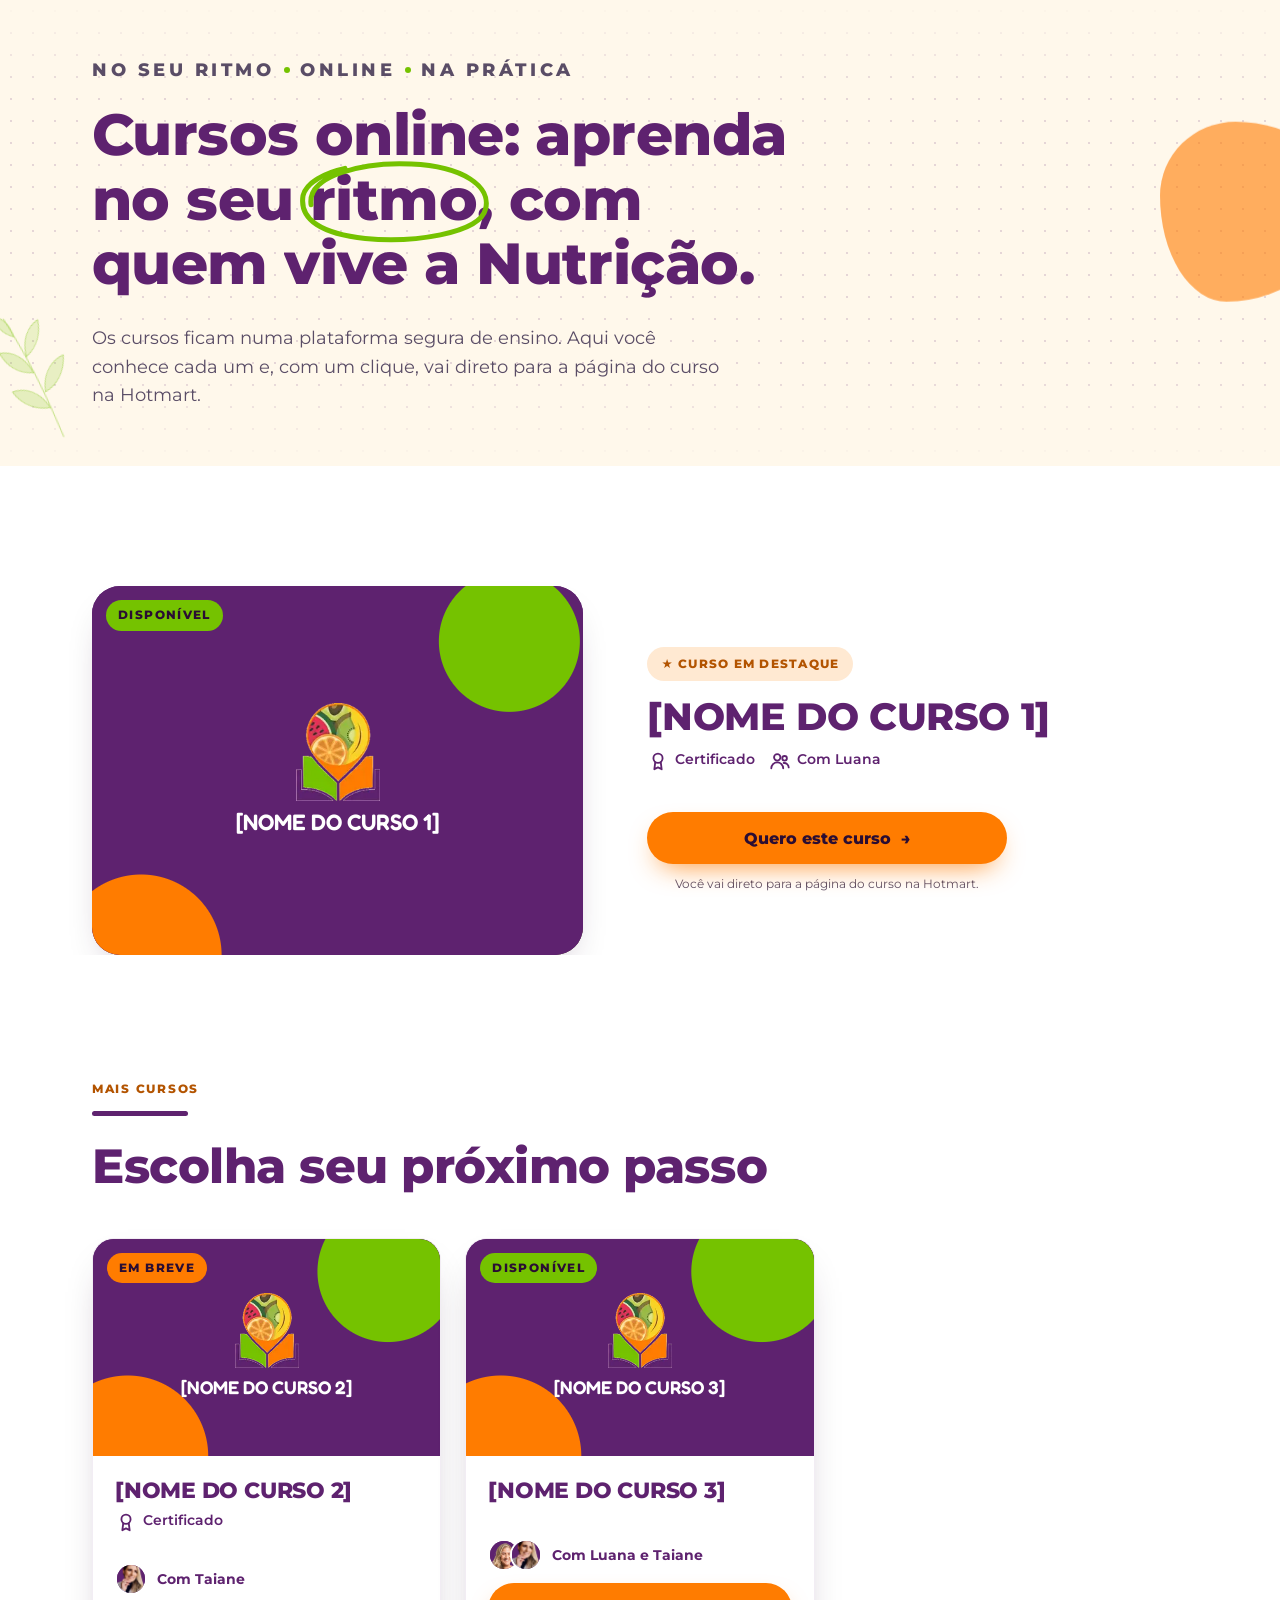
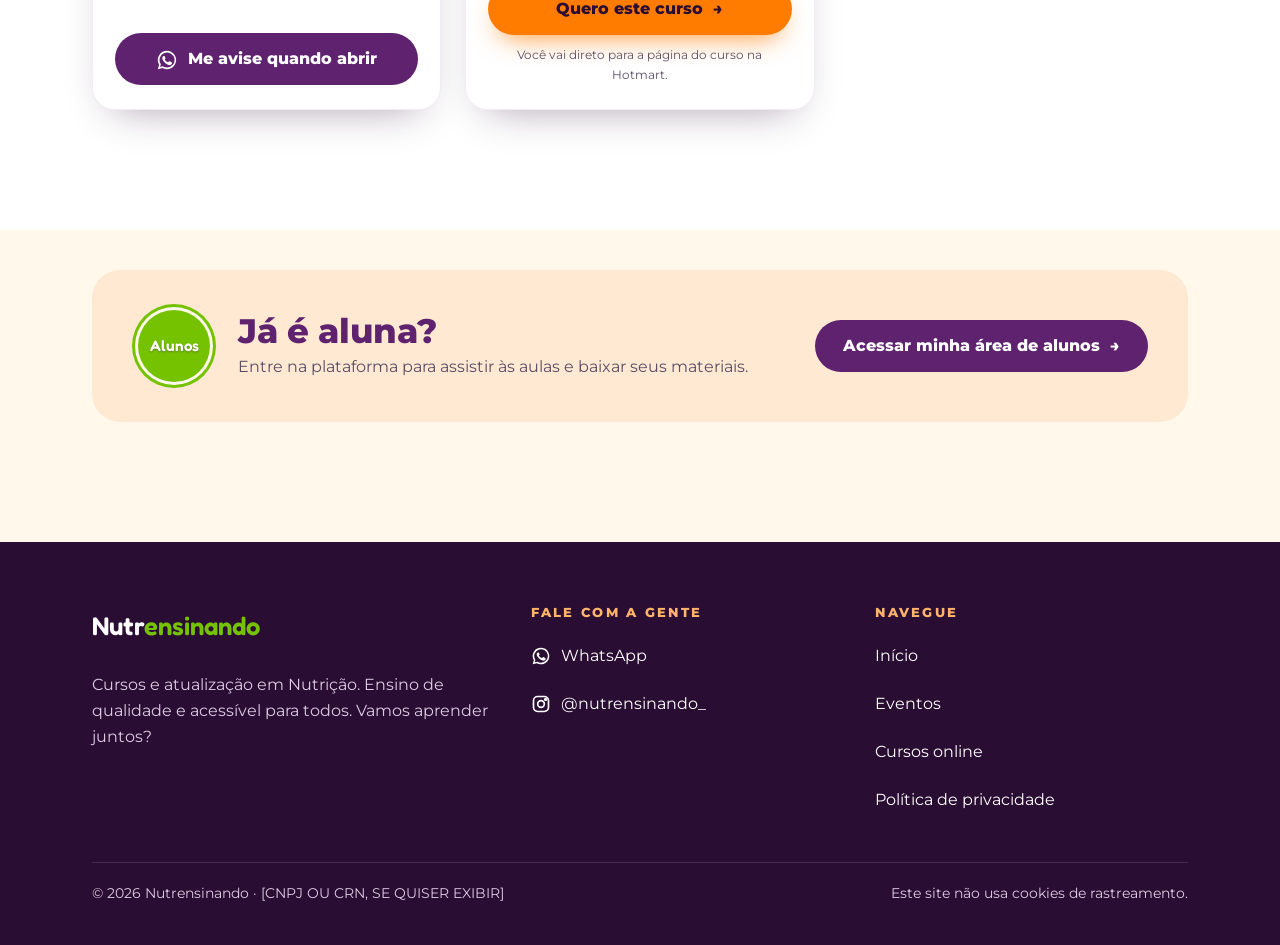
<file: cursos.html>
<!doctype html>
<html lang="pt-BR" class="modo-sites">
<head>
  <meta charset="utf-8">
  <meta name="viewport" content="width=device-width, initial-scale=1, viewport-fit=cover">
  <title>Nutrensinando · Cursos e atualização em Nutrição</title>
  <meta name="description" content="Cursos e eventos de Nutrição com base científica e prática, para estudantes e nutricionistas. Com as nutricionistas Luana e Taiane. Vamos aprender juntos?">
  <meta name="theme-color" content="#5e226f">

  <link rel="preconnect" href="https://fonts.googleapis.com">
  <link rel="preconnect" href="https://fonts.gstatic.com" crossorigin>
  <link href="https://fonts.googleapis.com/css2?family=Fredoka:wght@500;600;700&family=Montserrat:wght@400;600;700;800&display=swap" rel="stylesheet">
  <style>/* =========================================================
   Nutrensinando — estilo do site
   Cores e fontes seguem o Manual da Marca:
   roxo #5e226f · laranja #ff7c00 · verde #75c200
   Montserrat (primária) · Fredoka no lugar da Typo Hoop (secundária)
   ========================================================= */

:root {
  /* Cores da marca */
  --roxo: #5e226f;
  --roxo-noite: #2a0d33;
  --roxo-claro: #efe4f3;
  --laranja: #ff7c00;
  --laranja-escuro: #b35400;   /* versão de texto: contraste AA no creme */
  --laranja-claro: #ffe9d2;
  --verde: #75c200;
  --verde-escuro: #477a00;     /* versão de texto: contraste AA no creme */
  --creme: #fff8eb;
  --branco: #ffffff;
  --tinta: #2a2038;            /* texto principal */
  --tinta-suave: #5a4d66;

  --fonte: "Montserrat", system-ui, -apple-system, "Segoe UI", sans-serif;
  --fonte-marca: "Fredoka", "Montserrat", system-ui, sans-serif;

  --raio: 22px;
  --sombra: 0 18px 40px -22px rgba(42, 13, 51, .45);
  --largura: 1160px;
  --topo: 108px; /* altura do menu fixo no celular */
}

@media (min-width: 900px) {
  :root { --topo: 76px; }
}

*, *::before, *::after { box-sizing: border-box; }

html {
  scroll-behavior: smooth;
  scroll-padding-top: calc(var(--topo) + 12px);
  -webkit-text-size-adjust: 100%;
}

body {
  margin: 0;
  font-family: var(--fonte);
  font-size: 1rem;
  line-height: 1.6;
  color: var(--tinta);
  background: var(--creme);
  overflow-x: hidden;
}

img { max-width: 100%; display: block; height: auto; }
a { color: var(--roxo); }
button { font: inherit; }

h1, h2, h3 {
  font-family: var(--fonte);
  font-weight: 800;
  line-height: 1.12;
  color: var(--roxo);
  margin: 0 0 .5em;
  letter-spacing: -.01em;
}
h1 { font-size: clamp(2.1rem, 7.6vw, 4.2rem); }
h2 { font-size: clamp(1.7rem, 5.4vw, 3rem); }
h3 { font-size: clamp(1.15rem, 3.4vw, 1.4rem); }
p { margin: 0 0 1em; }

.marca { font-family: var(--fonte-marca); font-weight: 600; }
.marca .nutr { color: var(--roxo); }
.marca .ensinando { color: var(--verde-escuro); }

/* Foco visível em laranja */
:focus-visible {
  outline: 3px solid var(--laranja);
  outline-offset: 3px;
  border-radius: 8px;
}

.pular {
  position: absolute; left: 12px; top: -60px; z-index: 100;
  background: var(--roxo); color: #fff; padding: 12px 18px; border-radius: 10px;
}
.pular:focus { top: 12px; }

.sr-only {
  position: absolute; width: 1px; height: 1px; padding: 0; margin: -1px;
  overflow: hidden; clip: rect(0 0 0 0); white-space: nowrap; border: 0;
}

.recipiente {
  width: 100%;
  max-width: var(--largura);
  margin: 0 auto;
  padding: 0 16px;
}
@media (min-width: 700px) { .recipiente { padding: 0 32px; } }

/* =========================================================
   Barra de progresso e menu do topo
   ========================================================= */
.progresso {
  position: fixed; inset: 0 0 auto 0; height: 4px; z-index: 60;
  background: linear-gradient(90deg, var(--roxo), var(--laranja), var(--verde));
  transform-origin: 0 50%;
  transform: scaleX(0);
}

.topo {
  position: fixed; inset: 0 0 auto 0; z-index: 50;
  transition: background .3s, box-shadow .3s, backdrop-filter .3s;
}
.topo.rolou {
  background: rgba(255, 248, 235, .82);
  -webkit-backdrop-filter: blur(14px) saturate(1.4);
  backdrop-filter: blur(14px) saturate(1.4);
  box-shadow: 0 6px 24px -18px rgba(42, 13, 51, .6);
}
.topo__linha {
  display: flex; align-items: center; justify-content: space-between;
  flex-wrap: wrap; gap: 6px 16px;
  padding-top: 10px; padding-bottom: 8px;
}
.logo {
  display: inline-flex; align-items: center; gap: 8px;
  text-decoration: none; min-height: 44px;
}
.logo img { width: 34px; height: auto; }
.logo .marca { font-size: 1.35rem; line-height: 1; }
.logo small {
  display: block; font-family: var(--fonte); font-size: .52rem; font-weight: 700;
  letter-spacing: .08em; color: var(--laranja-escuro); margin-top: 2px;
}

.abas {
  order: 3; width: 100%;
  display: flex; gap: 4px;
  background: rgba(94, 34, 111, .08);
  padding: 4px; border-radius: 999px;
}
.aba {
  flex: 1;
  min-height: 44px; padding: 8px 14px;
  border: 0; border-radius: 999px; cursor: pointer;
  background: transparent; color: var(--roxo);
  font-weight: 700; font-size: .95rem;
  transition: background .25s, color .25s;
}
.aba:hover { background: rgba(94, 34, 111, .1); }
.aba[aria-selected="true"] { background: var(--roxo); color: #fff; }

.topo .topo__cta { display: none; }

@media (min-width: 900px) {
  .abas { order: 0; width: auto; }
  .aba { flex: none; padding: 8px 20px; }
  .topo .topo__cta { display: inline-flex; }
}

/* =========================================================
   Botões
   ========================================================= */
.botao {
  position: relative; overflow: hidden; isolation: isolate;
  display: inline-flex; align-items: center; justify-content: center; gap: 10px;
  min-height: 52px; padding: 14px 28px;
  border: 0; border-radius: 999px; cursor: pointer;
  font-weight: 800; font-size: 1rem; text-decoration: none; text-align: center;
  line-height: 1.2;
  transition: transform .2s, box-shadow .2s, background .2s;
}
.botao:hover { transform: translateY(-2px); }
.botao:active { transform: translateY(0); }

/* Principal: laranja com texto roxo-noite (contraste AA) */
.botao--principal {
  background: var(--laranja); color: var(--roxo-noite);
  box-shadow: 0 12px 28px -12px rgba(255, 124, 0, .9);
}
.botao--principal:hover { background: #ff8f24; }

/* Brilho suave que passa */
.botao--principal::after {
  content: ""; position: absolute; inset: 0; z-index: -1;
  background: linear-gradient(110deg, transparent 30%, rgba(255, 255, 255, .55) 50%, transparent 70%);
  transform: translateX(-120%);
  animation: brilho 4.2s ease-in-out infinite;
}
@keyframes brilho {
  0%, 55% { transform: translateX(-120%); }
  80%, 100% { transform: translateX(120%); }
}

/* Halo pulsando */
.botao--halo::before {
  content: ""; position: absolute; inset: 0; z-index: -2; border-radius: inherit;
  box-shadow: 0 0 0 0 rgba(255, 124, 0, .55);
  animation: halo 2.6s ease-out infinite;
}
.botao--halo { overflow: visible; }
.botao--halo::after { border-radius: 999px; overflow: hidden; clip-path: inset(0 round 999px); }
@keyframes halo {
  0% { box-shadow: 0 0 0 0 rgba(255, 124, 0, .5); }
  70%, 100% { box-shadow: 0 0 0 16px rgba(255, 124, 0, 0); }
}

.botao--contorno {
  background: transparent; color: var(--roxo);
  box-shadow: inset 0 0 0 2px var(--roxo);
}
.botao--contorno:hover { background: var(--roxo); color: #fff; }
.botao--roxo { background: var(--roxo); color: #fff; }
.botao--roxo:hover { background: #4a1958; }
.botao--claro { background: var(--creme); color: var(--roxo); }
.botao--pequeno { min-height: 44px; padding: 10px 20px; font-size: .92rem; }
.botao[disabled], .botao[aria-disabled="true"] { opacity: .55; cursor: not-allowed; transform: none; }

.botao .seta { transition: transform .2s; }
.botao:hover .seta { transform: translateX(4px); }

.acoes { display: flex; flex-wrap: wrap; gap: 12px; align-items: center; }
.acao-secao { margin-top: 40px; display: flex; justify-content: center; }

/* Botão flutuante no celular */
.cta-flutuante {
  position: fixed; left: 50%; bottom: calc(14px + env(safe-area-inset-bottom)); z-index: 40;
  transform: translate(-50%, 160%); transition: transform .35s ease;
}
.cta-flutuante.visivel { transform: translate(-50%, 0); }
.cta-flutuante .botao { min-height: 46px; padding: 10px 24px; font-size: .95rem; white-space: nowrap; box-shadow: 0 10px 24px -8px rgba(42, 13, 51, .45); }
@media (min-width: 900px) { .cta-flutuante { display: none; } }

/* =========================================================
   Seções e fundos
   ========================================================= */
[hidden] { display: none !important; }

.secao {
  position: relative;
  padding: 80px 0;
  overflow: hidden;
}
@media (min-width: 900px) { .secao { padding: 120px 0; } }

.fundo-creme { background: var(--creme); }
.fundo-branco { background: var(--branco); }
.fundo-laranja { background: var(--laranja-claro); }
.fundo-noite { background: var(--roxo-noite); color: #f3e9f6; }
.fundo-noite h2, .fundo-noite h3 { color: #fff; }
.fundo-noite a:not(.botao) { color: #ffc58f; }

/* Pontilhado roxo bem suave */
.pontilhado::before {
  content: ""; position: absolute; inset: 0; pointer-events: none;
  background-image: radial-gradient(rgba(94, 34, 111, .16) 1.2px, transparent 1.3px);
  background-size: 22px 22px;
  -webkit-mask-image: linear-gradient(180deg, transparent, #000 20%, #000 80%, transparent);
  mask-image: linear-gradient(180deg, transparent, #000 20%, #000 80%, transparent);
}
.fundo-noite.pontilhado::before {
  background-image: radial-gradient(rgba(183, 155, 224, .18) 1.2px, transparent 1.3px);
}

.secao > .recipiente { position: relative; z-index: 2; }

/* Selo / rótulo pequeno */
.selo {
  display: inline-flex; flex-wrap: wrap; align-items: center; gap: 4px 10px;
  font-size: .74rem; font-weight: 800; letter-spacing: .2em; text-transform: uppercase;
  color: var(--laranja-escuro);
  margin-bottom: 18px;
}
@media (max-width: 699px) { .selo { letter-spacing: .12em; font-size: .7rem; } }
.selo .ponto { width: 6px; height: 6px; border-radius: 50%; background: var(--verde); }
.fundo-noite .selo { color: #ffb36b; }

.rotulo {
  display: inline-block;
  font-size: .78rem; font-weight: 800; letter-spacing: .14em; text-transform: uppercase;
  color: var(--laranja-escuro);
  margin-bottom: 12px;
}
.fundo-noite .rotulo { color: #ffb36b; }

.cabeca { max-width: 760px; margin-bottom: 44px; }
.cabeca--centro { margin-left: auto; margin-right: auto; text-align: center; }
.cabeca p { font-size: 1.08rem; color: var(--tinta-suave); }
.fundo-noite .cabeca p { color: #dccbe3; }

/* Divisor roxo que cresce */
.divisor {
  display: block; width: 96px; height: 5px; border-radius: 5px;
  background: var(--roxo); margin: 0 0 24px;
  transform-origin: 0 50%;
}
.cabeca--centro .divisor { margin-left: auto; margin-right: auto; transform-origin: 50% 50%; }
.fundo-noite .divisor { background: var(--verde); }

/* Folhas e manchas decorativas */
.deco { position: absolute; pointer-events: none; z-index: 1; will-change: transform; }
.mancha { border-radius: 42% 58% 63% 37% / 41% 44% 56% 59%; filter: blur(0); opacity: .9; }
.mancha--verde { background: var(--verde); }
.mancha--laranja { background: var(--laranja); }
.mancha--roxa { background: #b79be0; opacity: .35; }
.folha { color: var(--verde); opacity: .55; }
.folha svg { width: 100%; height: auto; aspect-ratio: 200 / 260; }
@media (max-width: 699px) {
  .abertura .mancha--verde { width: 150px !important; height: 150px !important; right: -95px !important; top: 150px !important; }
}

/* =========================================================
   Efeitos que surgem com a rolagem
   ========================================================= */
.js [data-surgir] {
  opacity: 0; transform: translateY(28px);
  transition: opacity .8s ease, transform .8s cubic-bezier(.2, .7, .2, 1);
}
.js [data-surgir].visivel { opacity: 1; transform: none; }

/* Palavras subindo uma a uma */
.js [data-palavras] .pal {
  display: inline-block; overflow: hidden; vertical-align: top;
  padding-bottom: .08em; margin-bottom: -.08em;
}
.js [data-palavras] .pal > span {
  display: inline-block; transform: translateY(105%);
  transition: transform .8s cubic-bezier(.2, .75, .2, 1);
  transition-delay: calc(var(--i) * 70ms);
}
.js [data-palavras].visivel .pal > span { transform: none; }

/* Divisor */
.js .divisor { transform: scaleX(0); transition: transform 1s cubic-bezier(.2, .7, .2, 1) .2s; }
.js .divisor.visivel { transform: scaleX(1); }

/* Cartões em sequência */
.js [data-sequencia] > * {
  opacity: 0; transform: translateY(36px);
  transition: opacity .7s ease, transform .7s cubic-bezier(.2, .7, .2, 1);
  transition-delay: calc(var(--i, 0) * 120ms);
}
.js [data-sequencia].visivel > * { opacity: 1; transform: none; }

/* Círculo verde à mão */
.destaque-circulo {
  position: relative; display: inline-block; white-space: nowrap;
  color: var(--roxo);
}
.destaque-circulo svg {
  position: absolute; left: -10%; top: -18%; width: 120%; height: 140%;
  overflow: visible; pointer-events: none;
}
.destaque-circulo path {
  fill: none; stroke: var(--verde); stroke-width: 5; stroke-linecap: round;
  vector-effect: non-scaling-stroke;
  stroke-dasharray: 1; stroke-dashoffset: 0;
}
.js .destaque-circulo path { stroke-dashoffset: 1; transition: stroke-dashoffset 1.3s cubic-bezier(.6, .1, .2, 1) .7s; }
.js .visivel .destaque-circulo path, .js .destaque-circulo.visivel path { stroke-dashoffset: 0; }

/* Texto que acende */
.acende { font-size: clamp(1.45rem, 4.6vw, 2.6rem); line-height: 1.32; font-weight: 700; color: #fff; }
.js .acende .p { opacity: .18; transition: opacity .25s linear, color .25s linear; }
.js .acende .p.acesa { opacity: 1; }
.acende strong { color: #ffb36b; font-weight: 800; }
.acende .verde { color: #a6e04c; }

/* =========================================================
   Abertura (hero)
   ========================================================= */
.abertura {
  padding: calc(var(--topo) + 40px) 0 72px;
  min-height: 100svh;
  display: flex; align-items: center;
}
.abertura__grade {
  display: grid; gap: 44px; align-items: center;
}
@media (min-width: 900px) {
  .abertura { padding-top: calc(var(--topo) + 60px); }
  .abertura__grade { grid-template-columns: 1.15fr .85fr; }
}
.abertura h1 { margin-bottom: 20px; }
.abertura__sub { font-size: clamp(1.05rem, 2.6vw, 1.25rem); color: var(--tinta-suave); max-width: 34em; margin-bottom: 30px; }
.abertura .botao--principal { font-size: 1.08rem; min-height: 58px; padding: 16px 32px; }

.abertura__fotos {
  position: relative; width: min(100%, 440px); margin: 0 auto;
  aspect-ratio: 1 / 1.02;
}
.abertura__fotos figure {
  position: absolute; margin: 0; overflow: hidden;
  border-radius: 200px 200px 28px 28px;
  box-shadow: var(--sombra);
  border: 5px solid var(--branco);
}
.abertura__fotos figure img { width: 100%; height: 100%; object-fit: cover; }
.abertura__fotos .f1 { left: 0; top: 4%; width: 54%; aspect-ratio: 4 / 5; background: var(--roxo); }
.abertura__fotos .f2 { right: 0; top: 22%; width: 54%; aspect-ratio: 4 / 5; background: var(--roxo); }
.abertura__fotos .simbolo {
  position: absolute; left: 50%; bottom: 0; transform: translateX(-50%);
  width: 92px; height: 92px; border-radius: 50%;
  background: var(--branco); display: grid; place-items: center;
  box-shadow: var(--sombra); z-index: 3;
}
.abertura__fotos .simbolo img { width: 58px; }
.abertura__fotos .etiqueta {
  position: absolute; z-index: 3; background: var(--branco);
  padding: 8px 14px; border-radius: 999px; font-size: .8rem; font-weight: 700;
  color: var(--roxo); box-shadow: var(--sombra);
}
.etiqueta--1 { left: -2%; bottom: 18%; }
.etiqueta--2 { right: -2%; top: 8%; }
.etiqueta i { font-style: normal; color: var(--verde-escuro); }

.rolar-dica {
  margin-top: 36px; display: inline-flex; align-items: center; gap: 10px;
  font-size: .72rem; letter-spacing: .2em; font-weight: 700; color: var(--tinta-suave); text-transform: uppercase;
}
.rolar-dica span {
  width: 22px; height: 34px; border: 2px solid currentColor; border-radius: 12px; position: relative;
}
.rolar-dica span::after {
  content: ""; position: absolute; left: 50%; top: 6px; width: 4px; height: 7px; margin-left: -2px;
  border-radius: 2px; background: var(--laranja); animation: rolar 1.8s ease-in-out infinite;
}
@keyframes rolar { 0% { transform: translateY(0); opacity: 1; } 80%, 100% { transform: translateY(12px); opacity: 0; } }

/* =========================================================
   Faixas inclinadas correndo de lado
   ========================================================= */
.faixas {
  position: relative; height: 150px; overflow: hidden;
  background: var(--creme); z-index: 3;
  margin: -30px 0 -20px;
}
.faixa {
  position: absolute; left: -5%; width: 110%;
  padding: 14px 0; overflow: hidden;
  box-shadow: 0 10px 30px -16px rgba(42, 13, 51, .5);
}
.faixa--roxa { top: 34px; background: var(--roxo); color: #fff; transform: rotate(-3deg); z-index: 2; }
.faixa--verde { top: 50px; background: var(--verde); color: var(--roxo-noite); transform: rotate(2.6deg); }
.faixa__trilho {
  display: flex; width: max-content;
  animation: correr 34s linear infinite;
}
.faixa--verde .faixa__trilho { animation-direction: reverse; animation-duration: 40s; }
.faixa__trilho span {
  display: inline-flex; align-items: center; gap: 22px; padding-right: 22px;
  font-family: var(--fonte-marca); font-weight: 600; font-size: 1.15rem; white-space: nowrap;
  text-transform: uppercase; letter-spacing: .06em;
}
.faixa__trilho span::after { content: "✦"; color: var(--laranja); font-size: .9em; }
.faixa--verde .faixa__trilho span::after { color: var(--roxo); }
@keyframes correr { to { transform: translateX(-50%); } }

/* =========================================================
   Cartões numerados com número vazado
   ========================================================= */
.numerados {
  display: grid; gap: 20px;
}
@media (min-width: 760px) { .numerados { grid-template-columns: repeat(3, 1fr); } }
.cartao-num {
  position: relative; background: var(--branco);
  border-radius: var(--raio); padding: 28px 24px 26px;
  box-shadow: var(--sombra);
  border: 1px solid rgba(94, 34, 111, .08);
  transition: transform .3s, box-shadow .3s;
}
.cartao-num:hover { transform: translateY(-6px); }
.fundo-branco .cartao-num { background: var(--creme); }
.cartao-num__numero {
  display: block; font-family: var(--fonte-marca); font-weight: 700;
  font-size: 4.6rem; line-height: 1; margin-bottom: 14px;
  color: transparent; -webkit-text-stroke: 2px var(--laranja);
}
.cartao-num:nth-child(2) .cartao-num__numero { -webkit-text-stroke-color: var(--roxo); }
.cartao-num:nth-child(3) .cartao-num__numero { -webkit-text-stroke-color: var(--verde); }
.cartao-num h3 { margin-bottom: 10px; }
.fundo-noite .cartao-num h3 { color: var(--roxo); }
.fundo-noite .cartao-num { color: var(--tinta); }
.cartao-num p { color: var(--tinta-suave); margin: 0; }
.cartao-num .rotulo { font-size: .7rem; }

/* =========================================================
   Antes × depois
   ========================================================= */
.comparar { display: grid; gap: 18px; }
@media (min-width: 820px) { .comparar { grid-template-columns: 1fr auto 1fr; align-items: stretch; } }
.comparar__col {
  border-radius: var(--raio); padding: 28px 24px;
}
.comparar__col h3 { font-size: .85rem; letter-spacing: .2em; text-transform: uppercase; margin-bottom: 18px; }
.comparar__col ul { list-style: none; margin: 0; padding: 0; display: grid; gap: 16px; }
.comparar__col li { display: grid; grid-template-columns: 26px 1fr; gap: 10px; }
.comparar__col li strong { display: block; }
.comparar__col li small { display: block; font-size: .9rem; opacity: .85; line-height: 1.45; }
.comparar__sem { background: rgba(255, 255, 255, .06); border: 1px dashed rgba(255, 255, 255, .25); }
.comparar__sem h3 { color: #dccbe3; }
.comparar__sem .ic { color: #c9a9d4; }
.comparar__com { background: var(--creme); color: var(--tinta); }
.comparar__com h3 { color: var(--verde-escuro); }
.comparar__com .ic { color: var(--verde-escuro); }
.comparar__vs {
  align-self: center; justify-self: center;
  font-family: var(--fonte-marca); font-weight: 700; font-size: 1.4rem;
  width: 64px; height: 64px; border-radius: 50%; display: grid; place-items: center;
  background: var(--laranja); color: var(--roxo-noite);
}
.ic { width: 22px; height: 22px; margin-top: 2px; }

/* Frase de efeito em letras grandes */
.frase-efeito {
  font-size: clamp(1.9rem, 6.4vw, 4.4rem); line-height: 1.1; font-weight: 800;
  color: var(--roxo); max-width: 18ch; margin: 0 auto; text-align: center;
}
.frase-efeito em { font-style: normal; color: var(--laranja-escuro); }

/* =========================================================
   Blocos alternados de imagem e texto
   ========================================================= */
.alternado {
  display: grid; gap: 28px; align-items: center;
  margin-bottom: 72px;
}
.alternado:last-child { margin-bottom: 0; }
@media (min-width: 860px) {
  .alternado { grid-template-columns: 1fr 1.1fr; gap: 64px; margin-bottom: 110px; }
  .alternado:nth-of-type(even) .alternado__img { order: 2; }
}
.alternado__img {
  position: relative; border-radius: 28px; overflow: hidden;
  aspect-ratio: 4 / 5; max-width: 460px; width: 100%;
  background: var(--roxo); box-shadow: var(--sombra);
}
@media (min-width: 860px) { .alternado:nth-of-type(even) .alternado__img { justify-self: end; } }
.alternado__img img { width: 100%; height: 100%; object-fit: cover; }
.alternado__img::after {
  content: ""; position: absolute; inset: auto -30px -30px auto; width: 120px; height: 120px;
  border-radius: 50%; background: var(--verde); opacity: .85; z-index: -1;
}
.num-pequeno {
  font-family: var(--fonte-marca); font-weight: 700; color: var(--laranja-escuro);
  font-size: 1rem; letter-spacing: .08em; display: inline-flex; gap: 10px; align-items: center; margin-bottom: 8px;
}
.num-pequeno::after { content: ""; width: 44px; height: 2px; background: currentColor; }
.alternado h3 { font-size: clamp(1.6rem, 4.6vw, 2.4rem); }
.lista-check { list-style: none; padding: 0; margin: 0 0 22px; display: grid; gap: 10px; }
.lista-check li { position: relative; padding-left: 30px; }
.lista-check li::before {
  content: ""; position: absolute; left: 0; top: .35em; width: 18px; height: 18px; border-radius: 50%;
  background: var(--verde) url("data:image/svg+xml,%3Csvg xmlns='http://www.w3.org/2000/svg' viewBox='0 0 24 24'%3E%3Cpath d='M6 12.5l4 4 8-9' fill='none' stroke='%232a0d33' stroke-width='3' stroke-linecap='round' stroke-linejoin='round'/%3E%3C/svg%3E") center / 13px no-repeat;
}
.citacao {
  border-left: 4px solid var(--verde); padding: 4px 0 4px 16px; margin: 0 0 24px;
  font-style: italic; color: var(--tinta-suave);
}

/* =========================================================
   O que oferecemos
   ========================================================= */
.ofertas { display: grid; gap: 20px; }
@media (min-width: 760px) { .ofertas { grid-template-columns: 1fr 1fr; gap: 24px; } }
.oferta {
  position: relative; overflow: hidden; isolation: isolate;
  border-radius: 28px; padding: 28px 24px 30px;
  display: flex; flex-direction: column; align-items: flex-start; gap: 14px;
  color: #fff;
}
@media (min-width: 760px) { .oferta { padding: 36px 36px 38px; } }
.oferta--eventos { background: var(--roxo); }
.oferta--cursos { background: var(--roxo-noite); }
.oferta h3 { color: #fff; font-size: clamp(1.5rem, 4.5vw, 1.9rem); margin: 6px 0 0; }
.oferta p { color: #ecdff1; margin: 0; max-width: 30ch; }
.oferta > div:last-child { margin-top: auto; padding-top: 10px; }
.oferta .mancha { position: absolute; z-index: -1; width: 150px; height: 150px; right: -55px; top: -55px; }
@media (min-width: 760px) { .oferta .mancha { width: 180px; height: 180px; right: -60px; top: -70px; } }
.oferta__icone {
  flex: none; width: 60px; height: 60px; border-radius: 50%;
  background: var(--creme); display: grid; place-items: center; color: var(--roxo);
}
.oferta__icone svg { width: 28px; height: 28px; }

/* =========================================================
   Aba Eventos
   ========================================================= */
.cabeca-aba { padding: calc(var(--topo) + 48px) 0 56px; }
.cabeca-aba h1 { font-size: clamp(2rem, 6.4vw, 3.6rem); max-width: 18ch; }
.cabeca-aba p { font-size: 1.1rem; color: var(--tinta-suave); max-width: 36em; }

.eventos { display: grid; gap: 22px; }
@media (min-width: 820px) { .eventos { grid-template-columns: repeat(2, 1fr); } }
.evento {
  display: grid; grid-template-columns: 82px 1fr; gap: 18px;
  background: var(--branco); border-radius: var(--raio); padding: 22px;
  box-shadow: var(--sombra); border: 1px solid rgba(94, 34, 111, .08);
}
.evento__data {
  border-radius: 18px; background: var(--roxo); color: #fff; text-align: center;
  padding: 12px 6px; align-self: start;
  font-family: var(--fonte-marca); line-height: 1.05;
}
.evento__data b { display: block; font-size: 1.9rem; }
.evento__data span { font-size: .8rem; text-transform: uppercase; letter-spacing: .1em; }
.evento h3 { margin-bottom: 6px; }
.evento__meta { display: flex; flex-wrap: wrap; gap: 6px 14px; font-size: .88rem; color: var(--tinta-suave); margin-bottom: 10px; }
.evento__meta span { display: inline-flex; align-items: center; gap: 6px; }
.evento p { font-size: .96rem; color: var(--tinta-suave); }
.evento__preco { font-size: .9rem; color: var(--tinta-suave); }
.evento__preco b { color: var(--tinta); }
.evento__acoes { display: flex; flex-wrap: wrap; align-items: center; gap: 6px 16px; margin-top: 4px; }
.link-evento {
  display: inline-flex; align-items: center; min-height: 44px;
  color: var(--roxo); font-weight: 700; text-decoration: underline; text-underline-offset: 4px;
}

.inscricao { display: grid; gap: 36px; }
@media (min-width: 900px) { .inscricao { grid-template-columns: .9fr 1.1fr; gap: 64px; align-items: start; } }

.formulario {
  background: var(--branco); color: var(--tinta);
  border-radius: 28px; padding: 26px 20px; box-shadow: var(--sombra);
}
@media (min-width: 600px) { .formulario { padding: 36px; } }
.campo { display: grid; gap: 6px; margin-bottom: 18px; }
.campo label, .campo legend { font-weight: 700; font-size: .95rem; color: var(--roxo); }
.campo input, .campo select, .campo textarea {
  width: 100%; min-height: 50px; padding: 12px 14px;
  font: inherit; color: var(--tinta);
  border: 2px solid #d9cce0; border-radius: 14px; background: #fffdf9;
  transition: border-color .2s;
}
.campo textarea { min-height: 96px; resize: vertical; }
.campo input:focus, .campo select:focus, .campo textarea:focus { border-color: var(--roxo); }
.campo .ajuda { font-size: .82rem; color: var(--tinta-suave); }
fieldset.campo { border: 0; padding: 0; margin: 0 0 18px; }
.opcoes { display: flex; flex-wrap: wrap; gap: 8px; }
.opcao input { position: absolute; opacity: 0; }
.opcao span {
  display: inline-flex; align-items: center; min-height: 44px; padding: 8px 16px;
  border-radius: 999px; border: 2px solid #d9cce0; cursor: pointer; font-weight: 600; font-size: .92rem;
}
.opcao input:checked + span { background: var(--roxo); color: #fff; border-color: var(--roxo); }
.opcao input:focus-visible + span { outline: 3px solid var(--laranja); outline-offset: 3px; }
.aceite { display: grid; grid-template-columns: 26px 1fr; gap: 10px; font-size: .88rem; margin-bottom: 20px; }
.aceite input { width: 22px; height: 22px; margin: 2px 0 0; accent-color: var(--roxo); }
.formulario .botao { width: 100%; }
.mensagem-form { margin-top: 14px; font-weight: 600; min-height: 1.5em; }
.mensagem-form.ok { color: var(--verde-escuro); }
.mensagem-form.erro { color: #b3261e; }

.horarios {
  display: grid; grid-template-columns: 72px 1fr; gap: 18px; align-items: start;
  background: rgba(255, 255, 255, .08); border-radius: var(--raio); padding: 22px; margin-top: 28px;
}
.horarios ul { list-style: none; padding: 0; margin: 0; display: grid; gap: 6px; }

/* Ícones no estilo dos destaques do Instagram */
.destaque-ig {
  width: 72px; height: 72px; border-radius: 50%;
  display: grid; place-items: center; text-align: center;
  font-family: var(--fonte-marca); font-weight: 600; font-size: .95rem; line-height: 1;
  box-shadow: 0 0 0 3px var(--creme), 0 0 0 6px currentColor;
  margin: 6px;
}
.destaque-ig--verde { background: var(--verde); color: var(--verde); }
.destaque-ig--verde span { color: #fff; text-shadow: 0 1px 2px rgba(42, 13, 51, .35); }
.destaque-ig--roxo { background: var(--roxo); color: var(--roxo); }
.destaque-ig--roxo span, .destaque-ig--roxo svg { color: #fff; }
.destaque-ig svg { width: 34px; height: 34px; }
.fundo-noite .destaque-ig { box-shadow: 0 0 0 3px var(--roxo-noite), 0 0 0 6px currentColor; }

/* =========================================================
   Aba Cursos
   ========================================================= */
.filtros { display: flex; flex-wrap: wrap; gap: 18px 28px; margin-bottom: 32px; }
.filtros fieldset { border: 0; padding: 0; margin: 0; }
.filtros legend { font-size: .78rem; font-weight: 800; letter-spacing: .14em; text-transform: uppercase; color: var(--laranja-escuro); margin-bottom: 8px; }

.grade-cursos { display: grid; gap: 24px; }
@media (min-width: 640px) { .grade-cursos { grid-template-columns: repeat(2, 1fr); } }
@media (min-width: 1000px) { .grade-cursos { grid-template-columns: repeat(3, 1fr); } }

.curso {
  position: relative; display: flex; flex-direction: column; cursor: pointer;
  background: var(--branco); border-radius: var(--raio); overflow: hidden;
  box-shadow: var(--sombra); border: 1px solid rgba(94, 34, 111, .08);
  transition: transform .3s, box-shadow .3s;
}
.curso:hover { transform: translateY(-6px); box-shadow: 0 26px 50px -24px rgba(42, 13, 51, .55); }
.curso--destaque { outline: 3px solid var(--laranja); outline-offset: -3px; }
@media (min-width: 1000px) { .curso--destaque { grid-column: span 2; flex-direction: row; } .curso--destaque .curso__capa { width: 46%; aspect-ratio: auto; } }

.curso__capa {
  position: relative; aspect-ratio: 16 / 10; background: var(--roxo); overflow: hidden;
}
.curso__capa img { width: 100%; height: 100%; object-fit: cover; }
.capa-padrao {
  position: absolute; inset: 0; display: grid; place-items: center; padding: 20px;
  background:
    radial-gradient(circle at 85% 15%, var(--verde) 0 70px, transparent 71px),
    radial-gradient(circle at 10% 100%, var(--laranja) 0 80px, transparent 81px),
    var(--roxo);
  color: #fff; text-align: center;
}
.curso__capa .capa-padrao img { width: 64px; height: auto; margin: 0 auto 8px; object-fit: contain; }
.capa-padrao span { font-family: var(--fonte-marca); font-weight: 600; font-size: 1.15rem; line-height: 1.2; }

.status {
  position: absolute; top: 14px; left: 14px; z-index: 2;
  font-size: .72rem; font-weight: 800; letter-spacing: .12em; text-transform: uppercase;
  padding: 6px 12px; border-radius: 999px;
}
.status--disponivel { background: var(--verde); color: var(--roxo-noite); }
.status--em_breve { background: var(--laranja); color: var(--roxo-noite); }
.status--esgotado { background: #ece6ef; color: #4a3d55; }
.selo-destaque {
  position: absolute; top: 14px; right: 14px; z-index: 2;
  background: var(--creme); color: var(--roxo); font-weight: 800; font-size: .72rem;
  padding: 6px 12px; border-radius: 999px; letter-spacing: .1em; text-transform: uppercase;
}

.curso__corpo { padding: 22px 22px 24px; display: flex; flex-direction: column; flex: 1; }
.curso__corpo h3 { margin-bottom: 6px; }
.curso__sub { color: var(--tinta-suave); font-size: .95rem; margin-bottom: 14px; }
.curso__info { display: flex; flex-wrap: wrap; gap: 6px 14px; font-size: .85rem; font-weight: 600; color: var(--roxo); margin-bottom: 14px; }
.curso__info span { display: inline-flex; align-items: center; gap: 6px; }
.curso__preco { font-size: .92rem; color: var(--tinta-suave); margin-bottom: 16px; }
.curso__preco b { color: var(--tinta); font-size: 1.1rem; }
.curso__acoes { margin-top: auto; display: grid; gap: 10px; }
.curso__acoes .botao { width: 100%; }
.curso__para { font-size: .9rem; color: var(--tinta-suave); margin-bottom: 12px; }
.curso__para b { color: var(--roxo); }
.curso .lista-check { font-size: .9rem; gap: 6px; margin-bottom: 16px; }
.curso .lista-check li { padding-left: 26px; }
.curso .lista-check li::before { width: 16px; height: 16px; background-size: 11px; }
.curso__profs { display: flex; align-items: center; gap: 10px; font-size: .88rem; font-weight: 700; color: var(--roxo); margin-bottom: 12px; }
.curso__fotos { display: inline-flex; }
.curso__fotos img { width: 32px; height: 32px; border-radius: 50%; object-fit: cover; object-position: top; border: 2px solid var(--branco); background: var(--roxo); }
.curso__fotos img + img { margin-left: -10px; }
.curso__nota { display: block; text-align: center; font-size: .78rem; color: var(--tinta-suave); }
.curso__acoes--destaque { max-width: 360px; }

.aviso-vazio { text-align: center; padding: 32px; color: var(--tinta-suave); }

/* Destaque de curso em bloco alternado */
.curso-alternado .alternado__img { aspect-ratio: 4 / 3; max-width: 560px; }

/* Curso em destaque */
.etiqueta-destaque {
  display: inline-flex; align-items: center; gap: 6px; margin-bottom: 14px;
  background: var(--laranja-claro, #ffe6cc); color: var(--laranja-escuro);
  font-weight: 800; font-size: .78rem; letter-spacing: .1em; text-transform: uppercase;
  padding: 7px 14px; border-radius: 999px;
}
.destaque__texto h3 { margin-bottom: 10px; }
.destaque__sub { font-size: 1.1rem; color: var(--tinta-suave); margin-bottom: 16px; max-width: 34em; }
.destaque__texto .curso__info { margin-bottom: 20px; }
.destaque__texto .lista-check { margin-bottom: 20px; }
.curso-alternado { margin-bottom: 0; }
.curso-alternado .alternado__img { max-width: 520px; }
.curso-alternado .capa-padrao span { font-size: 1.4rem; }
.curso-alternado .capa-padrao img { width: 84px; }
/* O brilho do botão não pode vazar quando o botão tem halo */
.botao--halo::after { display: none; }

/* Janela "Quero me inscrever" */
.escolha {
  border: 0; border-radius: 28px; padding: 32px 24px 26px; width: min(460px, calc(100vw - 32px));
  background: var(--creme); color: var(--tinta); box-shadow: 0 30px 80px -20px rgba(42, 13, 51, .6);
}
.escolha::backdrop { background: rgba(42, 13, 51, .55); backdrop-filter: blur(3px); }
.escolha[open] { animation: escolha-entra .25s ease-out; }
@keyframes escolha-entra { from { opacity: 0; transform: translateY(14px) scale(.98); } }
.escolha h2 { font-size: clamp(1.4rem, 5vw, 1.8rem); margin: 0 36px 6px 0; }
.escolha > p { color: var(--tinta-suave); margin: 0 0 20px; }
.escolha__fechar {
  position: absolute; top: 14px; right: 14px; width: 44px; height: 44px; border: 0; border-radius: 50%;
  background: transparent; color: var(--roxo); font-size: 1.8rem; line-height: 1; cursor: pointer;
}
.escolha__fechar:hover { background: var(--roxo-claro); }
.escolha__opcoes { display: grid; gap: 12px; }
.escolha__opcao {
  display: grid; grid-template-columns: auto 1fr auto; align-items: center; gap: 14px;
  padding: 16px 18px; border-radius: 20px; color: #fff; text-decoration: none;
  transition: transform .2s, box-shadow .2s;
}
.escolha__opcao:hover { transform: translateY(-2px); box-shadow: 0 14px 30px -14px rgba(42, 13, 51, .7); }
.escolha__opcao--eventos { background: var(--roxo); }
.escolha__opcao--cursos { background: var(--roxo-noite); }
.escolha__opcao .oferta__icone { width: 48px; height: 48px; }
.escolha__opcao .oferta__icone svg { width: 24px; height: 24px; }
.escolha__opcao b { display: block; font-family: var(--fonte-marca); font-size: 1.15rem; }
.escolha__opcao small { display: block; color: #ecdff1; font-size: .88rem; }
.escolha__opcao .seta { font-size: 1.3rem; color: var(--laranja); }

/* Bloco "Já é aluna?" */
.ja-aluna {
  display: grid; gap: 22px; align-items: center; justify-items: start;
  background: var(--laranja-claro); border-radius: 28px; padding: 30px 24px;
}
@media (min-width: 760px) { .ja-aluna { grid-template-columns: auto 1fr auto; padding: 34px 40px; } }
.ja-aluna h2 { font-size: clamp(1.5rem, 4vw, 2.1rem); margin-bottom: 4px; }
.ja-aluna p { margin: 0; color: var(--tinta-suave); }

/* =========================================================
   Rodapé
   ========================================================= */
.rodape { background: var(--roxo-noite); color: #dccbe3; padding: 64px 0 110px; }
@media (min-width: 900px) { .rodape { padding-bottom: 40px; } }
.rodape__grade { display: grid; gap: 32px; }
@media (min-width: 800px) { .rodape__grade { grid-template-columns: 1.3fr 1fr 1fr; } }
.rodape .marca { font-size: 1.6rem; }
.rodape .marca .nutr { color: #fff; }
.rodape .marca .ensinando { color: var(--verde); }
.rodape h2 { font-size: .8rem; letter-spacing: .18em; text-transform: uppercase; color: #ffb36b; margin-bottom: 14px; }
.rodape ul { list-style: none; padding: 0; margin: 0; display: grid; gap: 4px; }
.rodape a { color: #fff; text-decoration: none; display: inline-flex; align-items: center; gap: 10px; min-height: 44px; }
.rodape a:hover { color: #ffb36b; }
.rodape a svg { width: 20px; height: 20px; flex: none; }
.rodape__base { border-top: 1px solid rgba(255, 255, 255, .12); margin-top: 40px; padding-top: 20px; display: flex; flex-wrap: wrap; gap: 8px 24px; justify-content: space-between; font-size: .85rem; }

/* =========================================================
   Cursor personalizado (só com mouse)
   ========================================================= */
.cursor {
  position: fixed; left: 0; top: 0; z-index: 90; pointer-events: none;
  width: 34px; height: 34px; margin: -17px 0 0 -17px; border-radius: 50%;
  border: 2px solid var(--laranja);
  transition: width .25s, height .25s, margin .25s, background .25s, opacity .25s;
  opacity: 0;
}
.cursor.ativo { opacity: 1; }
.cursor.sobre { width: 64px; height: 64px; margin: -32px 0 0 -32px; background: rgba(255, 124, 0, .14); }

/* Página simples (política de privacidade) */
.pagina-texto { padding: calc(var(--topo) + 40px) 0 80px; }
.pagina-texto .recipiente { max-width: 780px; }
.pagina-texto h2 { font-size: 1.4rem; margin-top: 1.6em; }

/* =========================================================
   Reduzir movimento: sem animações, tudo visível
   ========================================================= */
@media (prefers-reduced-motion: reduce) {
  html { scroll-behavior: auto; }
  *, *::before, *::after {
    animation: none !important;
    transition: none !important;
  }
  .js [data-surgir], .js [data-sequencia] > *, .js [data-palavras] .pal > span {
    opacity: 1 !important; transform: none !important;
  }
  .js .divisor { transform: none !important; }
  .js .destaque-circulo path { stroke-dashoffset: 0 !important; }
  .js .acende .p { opacity: 1 !important; }
  .faixa__trilho { transform: none !important; }
  .cursor { display: none; }
  .deco { transform: none !important; }
}

/* =========================================================
   Ajustes do celular
   ========================================================= */
@media (max-width: 899px) {
  /* Menu do topo mais baixo e sólido, para não "vazar" o fundo */
  .topo, .topo.rolou { background: rgba(255, 248, 235, .96); box-shadow: 0 6px 20px -16px rgba(42, 13, 51, .6); }
  .topo__linha { padding-top: 6px; padding-bottom: 6px; gap: 4px 12px; }
  .logo { min-height: 40px; }
  .logo img { width: 28px; }
  .logo .marca { font-size: 1.2rem; }
  .logo small { display: none; }
  .aba { font-size: .9rem; padding: 8px 10px; }

  .secao { padding: 64px 0; }
  .abertura { min-height: auto; padding-top: calc(var(--topo) + 32px); padding-bottom: 56px; }
  .cabeca-aba { padding-top: calc(var(--topo) + 32px); }
  .cabeca { margin-bottom: 32px; }

  /* Cartões numerados mais compactos */
  .cartao-num { padding: 22px 20px; }
  .cartao-num__numero { font-size: 3rem; margin-bottom: 8px; }

  .alternado { margin-bottom: 56px; }
  .abertura__fotos .etiqueta { font-size: .72rem; padding: 6px 10px; }
}

/* ---- Ajustes da versão Google Sites ---- */
.modo-sites { --topo: 0px; }
.modo-sites .topo, .modo-sites .progresso, .modo-sites .cta-flutuante, .modo-sites .pular { display: none !important; }
.modo-sites .abertura { min-height: auto; padding-top: 56px; }
.modo-sites .cabeca-aba { padding-top: 56px; }
.modo-sites .pagina-texto { padding-top: 40px; }
.modo-sites .rodape { padding-bottom: 40px; }
</style>
  <script>document.documentElement.classList.add('js');</script>
</head>
<body>

<!-- Desenhos reutilizáveis (folhas, ícones) -->
<svg width="0" height="0" style="position:absolute" aria-hidden="true">
  <defs>
    <symbol id="folhas" viewBox="0 0 200 260">
      <g fill="currentColor" stroke="currentColor" stroke-width="1.4" stroke-linecap="round">
        <path d="M100 258 C96 190 92 120 70 20" fill="none"/>
        <path d="M95 200 C70 196 48 178 40 150 C66 150 88 168 95 200Z" fill-opacity=".35"/>
        <path d="M97 170 C122 166 142 146 150 118 C124 120 102 140 97 170Z" fill-opacity=".3"/>
        <path d="M88 130 C64 124 46 104 42 76 C66 80 84 100 88 130Z" fill-opacity=".35"/>
        <path d="M86 98 C108 90 124 70 128 42 C104 48 88 70 86 98Z" fill-opacity=".28"/>
        <path d="M76 56 C60 46 52 28 54 8 C70 18 78 36 76 56Z" fill-opacity=".35"/>
      </g>
    </symbol>
    <symbol id="ic-relogio" viewBox="0 0 24 24"><g fill="none" stroke="currentColor" stroke-width="2" stroke-linecap="round"><circle cx="12" cy="12" r="9"/><path d="M12 7v5l3 2"/></g></symbol>
    <symbol id="ic-local" viewBox="0 0 24 24"><g fill="none" stroke="currentColor" stroke-width="2" stroke-linecap="round" stroke-linejoin="round"><path d="M12 21s-7-6.2-7-11.5A7 7 0 0 1 19 9.5C19 14.8 12 21 12 21z"/><circle cx="12" cy="9.5" r="2.5"/></g></symbol>
    <symbol id="ic-certificado" viewBox="0 0 24 24"><g fill="none" stroke="currentColor" stroke-width="2" stroke-linecap="round" stroke-linejoin="round"><circle cx="12" cy="9" r="5"/><path d="M9 13.5 8 21l4-2 4 2-1-7.5"/></g></symbol>
    <symbol id="ic-check" viewBox="0 0 24 24"><g fill="none" stroke="currentColor" stroke-width="2.4" stroke-linecap="round" stroke-linejoin="round"><circle cx="12" cy="12" r="10"/><path d="M7.5 12.5l3 3 6-6.5"/></g></symbol>
    <symbol id="ic-x" viewBox="0 0 24 24"><g fill="none" stroke="currentColor" stroke-width="2.2" stroke-linecap="round"><circle cx="12" cy="12" r="10"/><path d="M9 9l6 6M15 9l-6 6"/></g></symbol>
    <symbol id="ic-calendario" viewBox="0 0 24 24"><g fill="none" stroke="currentColor" stroke-width="2" stroke-linecap="round" stroke-linejoin="round"><rect x="3" y="5" width="18" height="16" rx="3"/><path d="M3 10h18M8 3v4M16 3v4"/></g></symbol>
    <symbol id="ic-livro" viewBox="0 0 24 24"><g fill="none" stroke="currentColor" stroke-width="2" stroke-linecap="round" stroke-linejoin="round"><path d="M2 5c3-1.5 7-1.5 10 1 3-2.5 7-2.5 10-1v14c-3-1.5-7-1.5-10 1-3-2.5-7-2.5-10-1z"/><path d="M12 6v14"/></g></symbol>
    <symbol id="ic-whats" viewBox="0 0 24 24"><path fill="currentColor" d="M12 2a10 10 0 0 0-8.6 15.1L2 22l5-1.3A10 10 0 1 0 12 2zm0 18.2a8.2 8.2 0 0 1-4.2-1.2l-.3-.2-3 .8.8-2.9-.2-.3A8.2 8.2 0 1 1 12 20.2zm4.5-6.1c-.2-.1-1.5-.7-1.7-.8s-.4-.1-.6.1-.7.8-.8 1-.3.2-.5.1a6.7 6.7 0 0 1-3.3-2.9c-.2-.4.2-.4.7-1.3.1-.2 0-.3 0-.4l-.8-1.8c-.2-.5-.4-.4-.6-.4h-.5a1 1 0 0 0-.7.3 3 3 0 0 0-.9 2.2 5.2 5.2 0 0 0 1.1 2.7 11.8 11.8 0 0 0 4.5 4c1.7.7 2.4.8 3.2.6a2.8 2.8 0 0 0 1.8-1.3 2.3 2.3 0 0 0 .2-1.3c-.1-.1-.2-.2-.4-.3z"/></symbol>
    <symbol id="ic-insta" viewBox="0 0 24 24"><g fill="none" stroke="currentColor" stroke-width="2"><rect x="3" y="3" width="18" height="18" rx="5"/><circle cx="12" cy="12" r="4"/><circle cx="17.5" cy="6.5" r="1" fill="currentColor"/></g></symbol>
    <symbol id="ic-email" viewBox="0 0 24 24"><g fill="none" stroke="currentColor" stroke-width="2" stroke-linejoin="round"><rect x="3" y="5" width="18" height="14" rx="3"/><path d="M4 7l8 6 8-6"/></g></symbol>
    <symbol id="ic-telefone" viewBox="0 0 24 24"><path fill="currentColor" d="M6.6 10.8a15.2 15.2 0 0 0 6.6 6.6l2.2-2.2a1 1 0 0 1 1-.2 11.4 11.4 0 0 0 3.6.6 1 1 0 0 1 1 1V20a1 1 0 0 1-1 1A17 17 0 0 1 3 4a1 1 0 0 1 1-1h3.5a1 1 0 0 1 1 1 11.4 11.4 0 0 0 .6 3.6 1 1 0 0 1-.3 1z"/></symbol>
    <symbol id="ic-pessoas" viewBox="0 0 24 24"><g fill="none" stroke="currentColor" stroke-width="2" stroke-linecap="round"><circle cx="9" cy="8" r="3.5"/><path d="M2.5 20a6.5 6.5 0 0 1 13 0"/><circle cx="17" cy="9" r="2.5"/><path d="M16 14.2a5 5 0 0 1 5.5 4.8"/></g></symbol>
  </defs>
</svg>

<a class="pular" href="#conteudo">Pular para o conteúdo</a>
<div class="progresso" aria-hidden="true"></div>

<!-- ============ MENU DO TOPO ============ -->
<header class="topo">
  <div class="recipiente topo__linha">
    <a class="logo" href="#inicio" data-ir-aba="inicio" aria-label="Nutrensinando, voltar ao início">
      <img src="[data-uri]" data-img="simbolo" alt="" width="208" height="242">
      <span>
        <span class="marca"><span class="nutr">Nutr</span><span class="ensinando">ensinando</span></span>
        <small>CURSOS E ATUALIZAÇÃO EM NUTRIÇÃO</small>
      </span>
    </a>
    <div class="abas" role="tablist" aria-label="Seções do site">
      <button class="aba" role="tab" id="aba-inicio" aria-controls="inicio" aria-selected="true">Início</button>
      <button class="aba" role="tab" id="aba-eventos" aria-controls="eventos" aria-selected="false" tabindex="-1">Eventos</button>
      <button class="aba" role="tab" id="aba-cursos" aria-controls="cursos" aria-selected="false" tabindex="-1">Cursos</button>
    </div>
    <a class="botao botao--principal botao--pequeno topo__cta" href="#agenda" data-ir-aba="escolher">Quero me inscrever</a>
  </div>
</header>

<main id="conteudo">

<!-- =====================================================
     ABA 1 · INÍCIO
     ===================================================== -->


<!-- =====================================================
     ABA 2 · EVENTOS
     ===================================================== -->


<!-- =====================================================
     ABA 3 · CURSOS ONLINE
     ===================================================== -->
<!-- ABA:cursos -->
<section class="painel" id="cursos" role="tabpanel" aria-labelledby="aba-cursos" tabindex="-1"
  data-titulo="Cursos online · Nutrensinando"
  data-descricao="Cursos online de Nutrição para aprender no seu ritmo, com as nutricionistas Luana e Taiane. Veja os cursos disponíveis e o que você vai aprender."
  data-cta="Ver cursos" data-cta-aba="cursos" data-cta-alvo="t-grade">

  <div class="cabeca-aba fundo-creme pontilhado secao" style="padding-bottom:40px">
    <div class="deco mancha mancha--laranja" data-parallax="-0.1" style="width:180px;height:180px;right:-60px;top:100px;opacity:.6" aria-hidden="true"></div>
    <div class="deco folha" data-parallax="0.08" style="width:110px;left:-14px;bottom:0;transform:rotate(-20deg)" aria-hidden="true"><svg><use href="#folhas"/></svg></div>
    <div class="recipiente">
      <p class="selo">No seu ritmo <span class="ponto" aria-hidden="true"></span> Online <span class="ponto" aria-hidden="true"></span> Na prática</p>
      <h1 data-palavras>Cursos online: aprenda no seu <span class="destaque-circulo">ritmo<svg viewBox="0 0 200 80" preserveAspectRatio="none" aria-hidden="true"><path pathLength="1" d="M18 44 C14 18 70 6 118 8 C170 10 198 28 192 48 C186 70 118 78 72 74 C30 70 6 58 10 36 C14 22 40 12 66 10"/></svg></span>, com quem vive a Nutrição.</h1>
      <p data-surgir>Os cursos ficam numa plataforma segura de ensino. Aqui você conhece cada um e, com um clique, vai direto para a página do curso na Hotmart.</p>
    </div>
  </div>

  <!-- Curso em destaque (bloco alternado) -->
  <section class="secao fundo-branco" id="bloco-destaques" aria-label="Cursos em destaque" hidden style="padding-bottom:0">
    <div class="recipiente" id="lista-destaques"></div>
  </section>

  <section class="secao fundo-branco" aria-labelledby="t-grade">
    <div class="recipiente">
      <div class="cabeca">
        <span class="rotulo" id="rotulo-grade">Todos os cursos</span>
        <span class="divisor" aria-hidden="true"></span>
        <h2 id="t-grade" data-palavras tabindex="-1">Escolha seu próximo passo</h2>
      </div>
      <!-- Filtros: aparecem sozinhos quando há mais de 4 cursos -->
      <div class="filtros" id="filtros" hidden></div>
      <!-- Os cursos são lidos de js/cursos.js -->
      <div class="grade-cursos" id="grade-cursos"></div>
    </div>
  </section>

  <section class="secao fundo-creme" aria-labelledby="t-aluna" style="padding-top:40px">
    <div class="recipiente">
      <div class="ja-aluna" data-surgir>
        <span class="destaque-ig destaque-ig--verde" aria-hidden="true"><span>Alunos</span></span>
        <div>
          <h2 id="t-aluna">Já é aluna?</h2>
          <p>Entre na plataforma para assistir às aulas e baixar seus materiais.</p>
        </div>
        <a class="botao botao--roxo" id="link-alunos" href="#" target="_blank" rel="noopener">Acessar minha área de alunos <span class="seta" aria-hidden="true">→</span></a>
      </div>
    </div>
  </section>
</section>

<!-- /ABA:cursos -->
</main>

<!-- Botão flutuante (celular) -->
<div class="cta-flutuante" aria-hidden="true">
  <a class="botao botao--principal" href="#agenda" data-ir-aba="escolher" tabindex="-1">Quero me inscrever</a>
</div>

<!-- Janela "Quero me inscrever": escolher entre eventos e cursos -->
<dialog class="escolha" id="escolha" aria-labelledby="t-escolha">
  <button class="escolha__fechar" type="button" aria-label="Fechar">×</button>
  <h2 id="t-escolha">Onde você quer se inscrever?</h2>
  <p>Escolha o jeito de aprender que combina com você.</p>
  <div class="escolha__opcoes">
    <a class="escolha__opcao escolha__opcao--eventos" href="#agenda" data-ir-aba="eventos" data-alvo="agenda">
      <span class="oferta__icone" aria-hidden="true"><svg><use href="#ic-calendario"/></svg></span>
      <span><b>Eventos ao vivo</b><small>Aulas abertas, encontros e workshops</small></span>
      <span class="seta" aria-hidden="true">→</span>
    </a>
    <a class="escolha__opcao escolha__opcao--cursos" href="#cursos" data-ir-aba="cursos" data-alvo="t-grade">
      <span class="oferta__icone" aria-hidden="true"><svg><use href="#ic-livro"/></svg></span>
      <span><b>Cursos online</b><small>Aprenda no seu ritmo, quando quiser</small></span>
      <span class="seta" aria-hidden="true">→</span>
    </a>
  </div>
</dialog>

<!-- ============ RODAPÉ ============ -->
<footer class="rodape">
  <div class="recipiente">
    <div class="rodape__grade">
      <div>
        <p class="marca"><span class="nutr">Nutr</span><span class="ensinando">ensinando</span></p>
        <p>Cursos e atualização em Nutrição. Ensino de qualidade e acessível para todos. Vamos aprender juntos?</p>
      </div>
      <div>
        <h2>Fale com a gente</h2>
        <ul>
          <li><a id="rod-whats" href="#" target="_blank" rel="noopener"><svg aria-hidden="true"><use href="#ic-whats"/></svg> WhatsApp</a></li>
          <li><a id="rod-insta" href="#" target="_blank" rel="noopener"><svg aria-hidden="true"><use href="#ic-insta"/></svg> <span id="rod-insta-txt">Instagram</span></a></li>
          <li><a id="rod-email" href="#"><svg aria-hidden="true"><use href="#ic-email"/></svg> <span id="rod-email-txt">E-mail</span></a></li>
        </ul>
      </div>
      <div>
        <h2>Navegue</h2>
        <ul>
          <li><a href="#inicio" data-ir-aba="inicio">Início</a></li>
          <li><a href="#eventos" data-ir-aba="eventos">Eventos</a></li>
          <li><a href="#cursos" data-ir-aba="cursos">Cursos online</a></li>
          <li><a href="politica-privacidade.html">Política de privacidade</a></li>
        </ul>
      </div>
    </div>
    <div class="rodape__base">
      <span>© <span id="ano">2026</span> Nutrensinando · [CNPJ OU CRN, SE QUISER EXIBIR]</span>
      <span>Este site não usa cookies de rastreamento.</span>
    </div>
  </div>
</footer>

<div class="cursor" aria-hidden="true"></div>
<script>window.IMAGENS={luana:"[data-uri]",taiane:"[data-uri]",simbolo:"[data-uri]"};</script><script>document.querySelectorAll('[data-img]').forEach(function(i){i.src=window.IMAGENS[i.dataset.img];});</script>
<script>
/* =========================================================
   LISTA DE CURSOS · Nutrensinando
   ---------------------------------------------------------
   Para adicionar um curso: copie um bloco inteiro { ... },
   cole logo abaixo do último (não esqueça a vírgula entre eles)
   e troque os textos. Para tirar um curso, apague o bloco.

   O que é cada campo:

   titulo          Nome do curso.
   subtitulo       Uma frase curta explicando o curso.
   imagem          Caminho da foto de capa, ex.: "img/cursos/meu-curso.webp".
                   Deixe "" (vazio) para usar a capa padrão com as cores da marca.
   professora      "Luana", "Taiane" ou "as duas".
   carga_horaria   Texto livre, ex.: "12 horas" ou "6 aulas de 1h30".
   para_quem       Para quem o curso foi pensado.
   o_que_aprende   Lista de tópicos, cada um entre aspas e separado por vírgula.
   tem_certificado "sim" ou "não".
   preco_a_partir  Opcional. Ex.: "R$ 197 ou 12x de R$ 19,70". Deixe "" para não mostrar.
   link_compra     Link da página do curso na Hotmart (ou plataforma parecida).
                   Clicar no cartão ou no botão leva direto para este link.
   status          "disponivel"  → botão "Quero este curso" (abre a Hotmart)
                   "em_breve"    → botão "Me avise quando abrir" (abre o WhatsApp)
                   "esgotado"    → botão "Avise-me da próxima turma" (abre o WhatsApp)
   destaque        "sim" para aparecer em destaque no topo da página, "não" para o normal.

   Os filtros por professora e status aparecem sozinhos
   quando houver mais de 4 cursos na lista.
   ========================================================= */

window.CURSOS = [
  {
    titulo: "[NOME DO CURSO 1]",
    subtitulo: "[Uma frase curta sobre o curso]",
    imagem: "",
    professora: "Luana",
    carga_horaria: "[X horas]",
    para_quem: "[Para quem é este curso. Ex.: estudantes a partir do 3º período e nutricionistas recém-formados.]",
    o_que_aprende: [
      "[Tópico 1]",
      "[Tópico 2]",
      "[Tópico 3]"
    ],
    tem_certificado: "sim",
    preco_a_partir: "[R$ 000 ou 12x de R$ 00]",
    link_compra: "https://hotmart.com/pt-br", // TESTE: troque pelo link do curso
    status: "disponivel",
    destaque: "sim"
  },
  {
    titulo: "[NOME DO CURSO 2]",
    subtitulo: "[Uma frase curta sobre o curso]",
    imagem: "",
    professora: "Taiane",
    carga_horaria: "[X horas]",
    para_quem: "[Para quem é este curso]",
    o_que_aprende: [
      "[Tópico 1]",
      "[Tópico 2]",
      "[Tópico 3]"
    ],
    tem_certificado: "sim",
    preco_a_partir: "",
    link_compra: "https://hotmart.com/pt-br", // TESTE: troque pelo link do curso
    status: "em_breve",
    destaque: "não"
  },
  {
    titulo: "[NOME DO CURSO 3]",
    subtitulo: "[Uma frase curta sobre o curso]",
    imagem: "",
    professora: "as duas",
    carga_horaria: "[X horas]",
    para_quem: "[Para quem é este curso]",
    o_que_aprende: [
      "[Tópico 1]",
      "[Tópico 2]",
      "[Tópico 3]"
    ],
    tem_certificado: "não",
    preco_a_partir: "[R$ 000]",
    link_compra: "https://hotmart.com/pt-br", // TESTE: troque pelo link do curso
    status: "disponivel",
    destaque: "não"
  }
];

/* Fotos que aparecem no cartão de cada curso, ao lado do nome da professora. */
window.PROFESSORAS = {
  Luana: {
    nome: "Luana",
    foto: window.IMAGENS.luana
  },
  Taiane: {
    nome: "Taiane",
    foto: window.IMAGENS.taiane
  }
};

/* =========================================================
   CONFIGURAÇÕES DO SITE · Nutrensinando
   ---------------------------------------------------------
   O jeito mais fácil de mudar contatos, eventos e cursos é pela
   PLANILHA do Google (veja PLANILHA_ID abaixo): o site lê a planilha
   sozinho sempre que alguém abre a página.
   Os valores deste arquivo só são usados se a planilha não carregar.
   ========================================================= */

// Código da planilha do Google que alimenta o site. É o trecho do link da planilha
// entre "/d/" e "/edit". A planilha precisa estar como "Qualquer pessoa com o link: Leitor".
const PLANILHA_ID = "1OqUwWHoEyYROP3I-rKOwKYHMKhbaETscsKEUBEFKhRg";

// Endereço do sistema de eventos (Google Apps Script). Cada evento tem uma página
// própria nele: este endereço + "?evento=" + o apelido (slug) do evento.
const LINK_APPS_SCRIPT = "https://script.google.com/macros/s/AKfycbwzXeHtvWtOHwimcLcGROb01U5CBNf_43F1xW4LimZZQtqHMT8RqKLe6tlHMCPiakk6Yw/exec";

// Link da área de alunos na Hotmart (ou plataforma parecida).
// TESTE: área de alunos geral da Hotmart. Troque pelo link de vocês.
const LINK_AREA_ALUNOS = "https://consumer.hotmart.com/";

// WhatsApp: só números, com código do país (55) e DDD. Ex.: "5521999999999"
// Vazio = o WhatsApp abre e a pessoa escolhe o contato (bom para testar).
const WHATSAPP = "";

// Usuário do Instagram, sem o @
const INSTAGRAM = "nutrensinando_";

// E-mail de contato
const EMAIL = "[E-MAIL DE CONTATO]";

// Horários de atendimento. Uma linha por item.
const HORARIOS = [
  "[Segunda a sexta: 9h às 18h]",
  "[Sábado: 9h às 12h]"
];

// Próximos eventos. Para adicionar, copie um bloco { ... } e troque os textos.
// data: "AAAA-MM-DD" · formato: "Online" ou "Presencial"
// slug: o apelido do evento no sistema de eventos (o que vem depois de "?evento=")
// link_sympla: link de compra no Sympla. Deixe "" se as inscrições ainda não abriram.
// preco e vagas: textos opcionais (deixe "" para não mostrar)
const EVENTOS = [
  {
    titulo: "Nutrição Materno-Infantil na Prática",
    data: "2026-12-12",
    horario: "9h às 18h",
    formato: "Presencial",
    local: "Centro de Convenções Barra, Barra da Tijuca",
    descricao: "Da gestação à introdução alimentar: condutas baseadas em evidência para o consultório.",
    preco: "R$ 197",
    vagas: "40 vagas",
    slug: "nutricao-materno-infantil-na-pratica",
    link_sympla: "https://www.sympla.com.br/evento/nutricao-materno-infantil-na-pratica/3639130"
  }
];

// SÓ PARA A VERSÃO GOOGLE SITES (pasta google-sites/).
// Cole aqui o endereço de cada página depois de publicar o Google Sites,
// para os botões "Quero me inscrever", "Ver cursos" etc. levarem à página certa.
const PAGINAS_GOOGLE_SITES = {
  inicio: "https://sites.google.com/view/nutrensinando",
  eventos: "https://sites.google.com/view/nutrensinando/eventos",
  cursos: "https://sites.google.com/view/nutrensinando/cursos",
  privacidade: "https://sites.google.com/view/nutrensinando/pol%C3%ADtica-de-privacidade"
};

/* =========================================================
   Daqui para baixo é o funcionamento do site.
   Não precisa mexer.
   ========================================================= */
(function () {
  "use strict";

  const $ = (s, el = document) => el.querySelector(s);
  const $$ = (s, el = document) => Array.from(el.querySelectorAll(s));
  const semMovimento = window.matchMedia("(prefers-reduced-motion: reduce)");
  const comMouse = window.matchMedia("(hover: hover) and (pointer: fine)");
  const celular = window.matchMedia("(max-width: 899px)");

  const preenchido = (v) => v && !/^\[.*\]$/.test(String(v).trim());
  const esc = (t) => String(t ?? "").replace(/[&<>"']/g, (c) => ({ "&": "&amp;", "<": "&lt;", ">": "&gt;", '"': "&quot;", "'": "&#39;" }[c]));
  // Informações que a planilha pode substituir
  const dados = {
    whatsapp: WHATSAPP,
    email: EMAIL,
    instagram: INSTAGRAM,
    areaAlunos: LINK_AREA_ALUNOS,
    horarios: HORARIOS,
    eventos: EVENTOS,
    cursos: window.CURSOS || []
  };
  const linkWhats = (msg) => `https://wa.me/${String(dados.whatsapp).replace(/\D/g, "")}?text=${encodeURIComponent(msg)}`;
  const sim = (v) => v === true || /^s/i.test(String(v || ""));

  // Versão Google Sites: cada aba é uma página separada, dentro de um "Incorporar"
  const modoSites = document.documentElement.classList.contains("modo-sites");
  // A página não rola por dentro quando o Google Sites mostra o bloco inteiro (bloco alto)
  const semRolagemPropria = () => document.documentElement.scrollHeight <= innerHeight + 4;
  function irParaPagina(id) {
    const url = PAGINAS_GOOGLE_SITES[id];
    if (!preenchido(url)) return;
    // O Google Sites não deixa o bloco trocar a página inteira; por isso abre em nova aba
    window.open(url, "_blank", "noopener");
  }
  if (modoSites) {
    $$('a[href="politica-privacidade.html"]').forEach((a) => {
      a.href = PAGINAS_GOOGLE_SITES.privacidade;
      a.target = "_blank";
      a.rel = "noopener";
    });
  }

  /* ---------- Contatos ---------- */
  $("#ano").textContent = new Date().getFullYear();
  function desenharContatos() {
    const insta = String(dados.instagram || "").replace("@", "");
    $("#rod-whats").href = linkWhats("Oi, pessoal! Vim pelo site da Nutrensinando e queria tirar uma dúvida.");
    $("#rod-insta").href = `https://instagram.com/${insta}`;
    $("#rod-insta-txt").textContent = "@" + insta;
    // Contatos ainda não preenchidos ficam escondidos
    const temEmail = preenchido(dados.email);
    $("#rod-email").closest("li").hidden = !temEmail;
    if (temEmail) {
      $("#rod-email").href = `mailto:${dados.email}`;
      $("#rod-email-txt").textContent = dados.email;
    }
    if ($("#link-alunos")) $("#link-alunos").href = dados.areaAlunos;
    const horarios = (dados.horarios || []).filter(preenchido);
    if ($("#lista-horarios")) {
      $("#lista-horarios").innerHTML = horarios.map((h) => `<li>${esc(h)}</li>`).join("");
      $("#lista-horarios").closest(".horarios").hidden = !horarios.length;
    }
  }

  /* ---------- Abas ---------- */
  const abas = $$('[role="tab"]');
  const paineis = $$('[role="tabpanel"]');
  const metaDesc = $('meta[name="description"]');
  const flutuante = $(".cta-flutuante a");

  function abrirAba(id, { alvo = null, focar = false, atualizarEndereco = true } = {}) {
    const painel = document.getElementById(id);
    if (!painel || painel.getAttribute("role") !== "tabpanel") {
      if (modoSites && PAGINAS_GOOGLE_SITES[id]) irParaPagina(id);
      return;
    }
    const mudou = painel.hidden;

    abas.forEach((a) => {
      const ativa = a.getAttribute("aria-controls") === id;
      a.setAttribute("aria-selected", ativa);
      a.tabIndex = ativa ? 0 : -1;
    });
    paineis.forEach((p) => (p.hidden = p.id !== id));

    document.title = painel.dataset.titulo;
    metaDesc.setAttribute("content", painel.dataset.descricao);
    flutuante.textContent = painel.dataset.cta;
    flutuante.dataset.irAba = painel.dataset.ctaAba;
    flutuante.dataset.alvo = painel.dataset.ctaAlvo;
    flutuante.href = "#" + painel.dataset.ctaAlvo;

    if (atualizarEndereco && !modoSites) history.replaceState(null, "", "#" + (alvo || id));

    const destino = alvo ? document.getElementById(alvo) : null;
    if (destino) {
      requestAnimationFrame(() => {
        destino.scrollIntoView({ behavior: semMovimento.matches || mudou ? "auto" : "smooth" });
        if (focar) destino.focus({ preventScroll: true });
      });
    } else if (mudou) {
      window.scrollTo(0, 0);
      if (focar) painel.focus({ preventScroll: true });
    }
    if (mudou) requestAnimationFrame(atualizarRolagem);
  }

  abas.forEach((aba, i) => {
    aba.addEventListener("click", () => abrirAba(aba.getAttribute("aria-controls")));
    aba.addEventListener("keydown", (e) => {
      let n = null;
      if (e.key === "ArrowRight") n = (i + 1) % abas.length;
      if (e.key === "ArrowLeft") n = (i - 1 + abas.length) % abas.length;
      if (e.key === "Home") n = 0;
      if (e.key === "End") n = abas.length - 1;
      if (n === null) return;
      e.preventDefault();
      abas[n].focus();
      abrirAba(abas[n].getAttribute("aria-controls"));
    });
  });

  // Links que trocam de aba: data-ir-aba="eventos" data-alvo="inscricao"
  document.addEventListener("click", (e) => {
    const link = e.target.closest("[data-ir-aba]");
    if (!link) return;
    e.preventDefault();
    const janela = $("#escolha");
    // "Quero me inscrever": pergunta se a pessoa quer eventos ou cursos
    if (link.dataset.irAba === "escolher") {
      if (janela && janela.showModal) janela.showModal();
      else abrirAba("eventos", { alvo: "agenda", focar: true });
      return;
    }
    if (janela && janela.open) janela.close();
    abrirAba(link.dataset.irAba, { alvo: link.dataset.alvo || null, focar: true });
  });

  // Fecha a janela de escolha pelo X ou clicando fora dela
  const janelaEscolha = $("#escolha");
  if (janelaEscolha) {
    janelaEscolha.addEventListener("click", (e) => {
      const r = janelaEscolha.getBoundingClientRect();
      const fora = e.clientX < r.left || e.clientX > r.right || e.clientY < r.top || e.clientY > r.bottom;
      if ((e.target === janelaEscolha && fora) || e.target.closest(".escolha__fechar")) janelaEscolha.close();
    });
  }

  // Abre a aba certa pelo endereço (ex.: site.com/#cursos ou #inscricao)
  function lerEndereco() {
    const hash = decodeURIComponent(location.hash.slice(1));
    const el = hash && document.getElementById(hash);
    if (!el) return abrirAba(paineis[0].id, { atualizarEndereco: false });
    const painel = el.closest('[role="tabpanel"]');
    if (!painel) return;
    abrirAba(painel.id, { alvo: el === painel ? null : hash, atualizarEndereco: false });
  }
  window.addEventListener("hashchange", lerEndereco);

  /* ---------- Eventos ---------- */
  // Cada evento leva para a compra no Sympla e para a página completa do evento
  // Eventos com data que já passou somem sozinhos
  function desenharEventos() {
    if (!$("#lista-eventos")) return;
    const meses = ["jan", "fev", "mar", "abr", "mai", "jun", "jul", "ago", "set", "out", "nov", "dez"];
    const hoje = new Date().toISOString().slice(0, 10);
    const proximos = (dados.eventos || []).filter((ev) => !ev.data || ev.data >= hoje).sort((a, b) => String(a.data).localeCompare(String(b.data)));
    if (!proximos.length) {
      $("#lista-eventos").innerHTML = `<p class="aviso-vazio">Novos eventos em breve! Acompanhe pelo Instagram para saber primeiro.</p>`;
      return;
    }
    $("#lista-eventos").innerHTML = proximos.map((ev, i) => {
      const [a, m, d] = String(ev.data).split("-").map(Number);
      const pagina = ev.slug ? `${LINK_APPS_SCRIPT}?evento=${encodeURIComponent(ev.slug)}` : "";
      const inscrever = preenchido(ev.link_sympla)
        ? `<a class="botao botao--principal botao--pequeno" href="${esc(ev.link_sympla)}" target="_blank" rel="noopener">Quero me inscrever <span class="seta" aria-hidden="true">→</span><span class="sr-only">: ${esc(ev.titulo)} (abre o Sympla em nova aba)</span></a>`
        : `<span class="botao botao--principal botao--pequeno" aria-disabled="true">Inscrições em breve</span>`;
      return `
        <article class="evento" style="--i:${i}">
          <div class="evento__data" aria-hidden="true"><b>${String(d || "").padStart(2, "0")}</b><span>${meses[(m || 1) - 1]} ${a || ""}</span></div>
          <div>
            <h3>${esc(ev.titulo)}</h3>
            <div class="evento__meta">
              <span class="sr-only">Data: ${String(d).padStart(2, "0")}/${String(m).padStart(2, "0")}/${a}.</span>
              <span><svg class="ic" aria-hidden="true"><use href="#ic-relogio"/></svg>${esc(ev.horario)}</span>
              <span><svg class="ic" aria-hidden="true"><use href="#ic-local"/></svg>${esc(ev.formato)}${ev.local ? " · " + esc(ev.local) : ""}</span>
              ${ev.vagas ? `<span><svg class="ic" aria-hidden="true"><use href="#ic-pessoas"/></svg>${esc(ev.vagas)}</span>` : ""}
            </div>
            <p>${esc(ev.descricao)}</p>
            ${ev.preco ? `<p class="evento__preco">A partir de <b>${esc(ev.preco)}</b> · pagamento seguro pelo Sympla</p>` : ""}
            <div class="evento__acoes">
              ${inscrever}
              ${pagina ? `<a class="link-evento" href="${esc(pagina)}" target="_blank" rel="noopener">Ver detalhes do evento<span class="sr-only"> (abre em nova aba)</span></a>` : ""}
            </div>
          </div>
        </article>`;
    }).join("");
  }

  /* ---------- Cursos ---------- */
  // Cada cartão leva direto para a Hotmart (ou para o WhatsApp, se o curso estiver em breve/esgotado)
  let desenharCursos = () => {};
  if ($("#grade-cursos")) {
    let CURSOS = [];
    const PROFS = window.PROFESSORAS || {};
    const rotuloStatus = { disponivel: "Disponível", em_breve: "Em breve", esgotado: "Esgotado" };
    const grade = $("#grade-cursos");
    const filtros = $("#filtros");

    const profsDo = (c) => {
      const p = String(c.professora || "").toLowerCase();
      if (p.includes("duas") || (p.includes("luana") && p.includes("taiane"))) return ["Luana", "Taiane"];
      return Object.keys(PROFS).filter((n) => p.includes(n.toLowerCase()));
    };
    const nomeProfs = (c) => profsDo(c).join(" e ") || c.professora;
    const fotosProfs = (c) => profsDo(c).map((n) => PROFS[n]).filter(Boolean)
      .map((p) => `<img src="${esc(p.foto)}" alt="" width="32" height="32" loading="lazy">`).join("");

    function capa(c) {
      if (preenchido(c.imagem)) return `<img src="${esc(c.imagem)}" alt="" loading="lazy">`;
      return `<div class="capa-padrao"><div><img src="${window.IMAGENS.simbolo}" alt="" width="208" height="242" loading="lazy"><span>${esc(c.titulo)}</span></div></div>`;
    }

    function botaoCurso(c, classe = "botao botao--principal") {
      const status = c.status || "disponivel";
      if (status === "disponivel") {
        // Enquanto o link da Hotmart não for preenchido, o botão aparece desativado
        if (!preenchido(c.link_compra)) {
          return `<span class="${classe}" aria-disabled="true">Link da Hotmart em breve</span>`;
        }
        const href = esc(c.link_compra);
        return `<a class="${classe}" href="${href}" target="_blank" rel="noopener" data-principal>Quero este curso <span class="seta" aria-hidden="true">→</span><span class="sr-only">: ${esc(c.titulo)} (abre a Hotmart em nova aba)</span></a>
          <small class="curso__nota">Você vai direto para a página do curso na Hotmart.</small>`;
      }
      const msgW = status === "em_breve"
        ? `Oi, pessoal! Quero ser avisada quando o curso "${c.titulo}" abrir.`
        : `Oi, pessoal! O curso "${c.titulo}" está esgotado. Pode me avisar da próxima turma?`;
      const rot = status === "em_breve" ? "Me avise quando abrir" : "Avise-me da próxima turma";
      return `<a class="${classe.replace("botao--principal", "botao--roxo")}" href="${linkWhats(msgW)}" target="_blank" rel="noopener" data-principal><svg class="ic" aria-hidden="true"><use href="#ic-whats"/></svg> ${rot}<span class="sr-only">: ${esc(c.titulo)} (abre o WhatsApp)</span></a>`;
    }

    function cartao(c, n) {
      return `
        <article class="curso${sim(c.destaque) ? " curso--destaque" : ""}" style="--i:${n}">
          <div class="curso__capa">
            <span class="status status--${esc(c.status)}">${rotuloStatus[c.status] || ""}</span>
            ${sim(c.destaque) ? '<span class="selo-destaque">Destaque</span>' : ""}
            ${capa(c)}
          </div>
          <div class="curso__corpo">
            <h3>${esc(c.titulo)}</h3>
            ${preenchido(c.subtitulo) ? `<p class="curso__sub">${esc(c.subtitulo)}</p>` : ""}
            <div class="curso__info">
              ${preenchido(c.carga_horaria) ? `<span><svg class="ic" aria-hidden="true"><use href="#ic-relogio"/></svg>${esc(c.carga_horaria)}</span>` : ""}
              ${sim(c.tem_certificado) ? '<span><svg class="ic" aria-hidden="true"><use href="#ic-certificado"/></svg>Certificado</span>' : ""}
            </div>
            ${preenchido(c.para_quem) ? `<p class="curso__para"><b>Para quem é:</b> ${esc(c.para_quem)}</p>` : ""}
            <ul class="lista-check">${(c.o_que_aprende || []).filter(preenchido).map((t) => `<li>${esc(t)}</li>`).join("")}</ul>
            <p class="curso__profs"><span class="curso__fotos">${fotosProfs(c)}</span>Com ${esc(nomeProfs(c))}</p>
            ${preenchido(c.preco_a_partir) ? `<p class="curso__preco">A partir de <b>${esc(c.preco_a_partir)}</b></p>` : ""}
            <div class="curso__acoes">${botaoCurso(c)}</div>
          </div>
        </article>`;
    }

    // Cursos em destaque viram blocos alternados de imagem e texto
    function desenharDestaques() {
      const destaques = CURSOS.filter((c) => sim(c.destaque));
      $("#bloco-destaques").hidden = !destaques.length;
      $("#lista-destaques").innerHTML = destaques.map((c, n) => `
        <article class="alternado curso-alternado" data-surgir>
          <div class="alternado__img curso__capa">${capa(c)}<span class="status status--${esc(c.status)}">${rotuloStatus[c.status] || ""}</span></div>
          <div class="destaque__texto">
            <span class="etiqueta-destaque">★ Curso em destaque</span>
            <h3>${esc(c.titulo)}</h3>
            ${preenchido(c.subtitulo) ? `<p class="destaque__sub">${esc(c.subtitulo)}</p>` : ""}
            <div class="curso__info">
              ${preenchido(c.carga_horaria) ? `<span><svg class="ic" aria-hidden="true"><use href="#ic-relogio"/></svg>${esc(c.carga_horaria)}</span>` : ""}
              ${sim(c.tem_certificado) ? '<span><svg class="ic" aria-hidden="true"><use href="#ic-certificado"/></svg>Certificado</span>' : ""}
              ${profsDo(c).length ? `<span><svg class="ic" aria-hidden="true"><use href="#ic-pessoas"/></svg>Com ${esc(nomeProfs(c))}</span>` : ""}
            </div>
            <ul class="lista-check">${(c.o_que_aprende || []).filter(preenchido).slice(0, 4).map((t) => `<li>${esc(t)}</li>`).join("")}</ul>
            ${preenchido(c.preco_a_partir) ? `<p class="curso__preco">A partir de <b>${esc(c.preco_a_partir)}</b></p>` : ""}
            <div class="curso__acoes curso__acoes--destaque">${botaoCurso(c)}</div>
          </div>
        </article>`).join("");
      $$("#lista-destaques [data-surgir]").forEach((el) => revelar(el));
    }

    const filtro = { prof: "todas", status: "todos" };
    function desenharGrade() {
      // Os cursos em destaque já aparecem no bloco de cima; na grade entram só os outros
      const semDestaque = CURSOS.filter((c) => !sim(c.destaque));
      const base = semDestaque.length ? semDestaque : CURSOS;
      if ($("#rotulo-grade")) $("#rotulo-grade").textContent = base.length < CURSOS.length ? "Mais cursos" : "Todos os cursos";
      const lista = base
        .filter((c) => filtro.prof === "todas" || profsDo(c).includes(filtro.prof))
        .filter((c) => filtro.status === "todos" || c.status === filtro.status)
        .sort((a, b) => sim(b.destaque) - sim(a.destaque));
      grade.removeAttribute("data-sequencia");
      grade.innerHTML = lista.length
        ? lista.map(cartao).join("")
        : `<p class="aviso-vazio">Nenhum curso com esses filtros por enquanto. Que tal ver todos?</p>`;
    }

    function desenharFiltros() {
      filtros.hidden = CURSOS.length <= 4;
      if (filtros.hidden) return;
      const grupo = (nome, legenda, opcoes) => `
        <fieldset><legend>${legenda}</legend><div class="opcoes">
          ${opcoes.map(([v, t], i) => `<label class="opcao"><input type="radio" name="${nome}" value="${v}" ${i === 0 ? "checked" : ""}><span>${t}</span></label>`).join("")}
        </div></fieldset>`;
      filtros.innerHTML =
        grupo("prof", "Professora", [["todas", "Todas"], ...Object.keys(PROFS).map((n) => [n, n])]) +
        grupo("status", "Status", [["todos", "Todos"], ["disponivel", "Disponível"], ["em_breve", "Em breve"], ["esgotado", "Esgotado"]]);
    }
    filtros.addEventListener("change", (e) => {
      filtro[e.target.name] = e.target.value;
      desenharGrade();
    });

    desenharCursos = () => {
      CURSOS = (dados.cursos || []).map((c) => ({ ...c, status: c.status || "disponivel" }));
      desenharDestaques();
      desenharFiltros();
      desenharGrade();
      grade.setAttribute("data-sequencia", "");
      numerarSequencias();
      revelar(grade);
    };

    // Clicar em qualquer parte do cartão também leva para a Hotmart
    grade.addEventListener("click", (e) => {
      if (e.target.closest("a, button") || String(getSelection()).length) return;
      const card = e.target.closest(".curso");
      const link = card && card.querySelector("[data-principal]");
      if (link) link.click();
    });
  }

  /* ---------- Efeitos de rolagem ---------- */
  // Títulos: separa as palavras para subirem uma a uma
  $$("[data-palavras]").forEach((el) => {
    let i = 0;
    const percorrer = (no) => {
      Array.from(no.childNodes).forEach((filho) => {
        if (filho.nodeType === 3) {
          const partes = filho.textContent.split(/(\s+)/);
          const frag = document.createDocumentFragment();
          partes.forEach((p) => {
            if (!p) return;
            if (/^\s+$/.test(p)) return frag.appendChild(document.createTextNode(" "));
            const pal = document.createElement("span");
            pal.className = "pal";
            pal.innerHTML = `<span style="--i:${i++}">${esc(p)}</span>`;
            frag.appendChild(pal);
          });
          filho.replaceWith(frag);
        } else if (filho.nodeType === 1 && filho.tagName !== "svg") {
          if (filho.classList.contains("destaque-circulo")) {
            // a palavra com círculo sobe inteira
            const pal = document.createElement("span");
            pal.className = "pal";
            pal.style.overflow = "visible";
            const dentro = document.createElement("span");
            dentro.style.setProperty("--i", i++);
            filho.replaceWith(pal);
            dentro.appendChild(filho);
            pal.appendChild(dentro);
          } else percorrer(filho);
        }
      });
    };
    percorrer(el);
  });

  // Texto que acende: separa as palavras
  $$("[data-acende]").forEach((el) => {
    const percorrer = (no) => {
      Array.from(no.childNodes).forEach((filho) => {
        if (filho.nodeType === 3) {
          const frag = document.createDocumentFragment();
          filho.textContent.split(/(\s+)/).forEach((p) => {
            if (!p) return;
            if (/^\s+$/.test(p)) return frag.appendChild(document.createTextNode(" "));
            const s = document.createElement("span");
            s.className = "p";
            s.textContent = p;
            frag.appendChild(s);
          });
          filho.replaceWith(frag);
        } else if (filho.nodeType === 1) percorrer(filho);
      });
    };
    percorrer(el);
  });

  // Numeração dos itens em sequência
  const numerarSequencias = () => $$("[data-sequencia]").forEach((g) => Array.from(g.children).forEach((c, i) => c.style.setProperty("--i", i)));
  numerarSequencias();

  const observados = "[data-surgir], [data-palavras], [data-sequencia], .divisor";
  // Elementos criados depois (ex.: cursos vindos da planilha) também entram nas animações
  let revelar = (el) => el.classList.add("visivel");
  if ("IntersectionObserver" in window && !semMovimento.matches) {
    const io = new IntersectionObserver((itens) => {
      itens.forEach((it) => {
        if (it.isIntersecting) {
          it.target.classList.add("visivel");
          io.unobserve(it.target);
        }
      });
    }, { rootMargin: "0px 0px -10% 0px", threshold: 0.12 });
    $$(observados).forEach((el) => io.observe(el));
    revelar = (el) => io.observe(el);
    // A grade de cursos é redesenhada pelos filtros: mantém visível
    if ($("#filtros")) $("#filtros").addEventListener("change", () => $("#grade-cursos").classList.add("visivel"));
  } else {
    $$(observados).forEach((el) => el.classList.add("visivel"));
  }

  // Bloco alto no Google Sites: o texto acende conforme aparece na tela
  if (modoSites && "IntersectionObserver" in window && !semMovimento.matches) {
    const passos = Array.from({ length: 41 }, (_, i) => i / 40);
    const ioAcende = new IntersectionObserver((itens) => {
      if (!semRolagemPropria()) return;
      itens.forEach((it) => {
        const pals = it.target.querySelectorAll(".p");
        const n = Math.round(Math.min(1, it.intersectionRatio * 1.25) * pals.length);
        pals.forEach((p, i) => p.classList.toggle("acesa", i < n));
      });
    }, { threshold: passos });
    $$("[data-acende]").forEach((el) => ioAcende.observe(el));
  }

  /* ---------- Rolagem: menu, barra de progresso, parallax, texto que acende ---------- */
  const topo = $(".topo");
  const barra = $(".progresso");
  const caixaFlutuante = $(".cta-flutuante");
  let pedido = false;

  function atualizarRolagem() {
    pedido = false;
    const y = window.scrollY;
    const alt = document.documentElement.scrollHeight - innerHeight;
    topo.classList.toggle("rolou", y > 20);
    barra.style.transform = `scaleX(${alt > 0 ? Math.min(1, y / alt) : 0})`;

    // Botão flutuante: aparece depois da primeira tela e some perto do formulário/rodapé
    const rodape = $(".rodape").getBoundingClientRect().top;
    const alvo = document.getElementById(flutuante.dataset.alvo);
    const secaoAlvo = alvo && !alvo.closest("[hidden]") ? alvo.closest("section") : null;
    const r = secaoAlvo && secaoAlvo.getBoundingClientRect();
    const alvoNaTela = r && r.top < innerHeight && r.bottom > 0;
    // ...e também quando já há outro botão laranja à vista
    const outroBotao = $$(".painel:not([hidden]) .botao--principal").some((bt) => {
      const rb = bt.getBoundingClientRect();
      return rb.height && rb.top < innerHeight && rb.bottom > 0;
    });
    caixaFlutuante.classList.toggle("visivel", y > innerHeight * 0.7 && rodape > innerHeight && !alvoNaTela && !outroBotao);

    if (semMovimento.matches) return;

    // Parallax leve
    $$("[data-parallax]").forEach((el) => {
      if (el.closest("[hidden]")) return;
      const r = el.parentElement.getBoundingClientRect();
      if (r.bottom < 0 || r.top > innerHeight) return;
      const vel = parseFloat(el.dataset.parallax) * (celular.matches ? 0.5 : 1);
      const desloc = (r.top + r.height / 2 - innerHeight / 2) * vel;
      const base = el.dataset.base ?? (el.dataset.base = el.style.transform || "");
      el.style.transform = `translate3d(0, ${desloc.toFixed(1)}px, 0) ${base}`;
    });

    // Palavras acendendo conforme desce
    $$("[data-acende]").forEach((el) => {
      if (el.closest("[hidden]")) return;
      const r = el.getBoundingClientRect();
      const inicio = innerHeight * 0.85, fim = innerHeight * 0.35;
      const prog = Math.min(1, Math.max(0, (inicio - r.top) / (r.height + inicio - fim)));
      const pals = el.querySelectorAll(".p");
      const n = Math.round(prog * pals.length);
      pals.forEach((p, i) => p.classList.toggle("acesa", i < n));
    });
  }
  window.addEventListener("scroll", () => {
    if (!pedido) { pedido = true; requestAnimationFrame(atualizarRolagem); }
  }, { passive: true });
  window.addEventListener("resize", atualizarRolagem);

  /* ---------- Cursor personalizado (só com mouse) ---------- */
  const cursor = $(".cursor");
  if (comMouse.matches && !semMovimento.matches) {
    let cx = 0, cy = 0, mx = 0, my = 0, rodando = false;
    const mover = () => {
      cx += (mx - cx) * 0.22; cy += (my - cy) * 0.22;
      cursor.style.transform = `translate3d(${cx}px, ${cy}px, 0)`;
      if (Math.abs(mx - cx) + Math.abs(my - cy) > 0.3) requestAnimationFrame(mover);
      else rodando = false;
    };
    window.addEventListener("mousemove", (e) => {
      mx = e.clientX; my = e.clientY;
      cursor.classList.add("ativo");
      if (!rodando) { rodando = true; requestAnimationFrame(mover); }
    });
    document.addEventListener("mouseleave", () => cursor.classList.remove("ativo"));
    document.addEventListener("mouseover", (e) => {
      cursor.classList.toggle("sobre", !!e.target.closest("a, button, label, select, input, textarea, [role='tab']"));
    });
  } else {
    cursor.remove();
  }

  /* ---------- Planilha (onde a equipe muda as informações) ---------- */
  // Lê um CSV, respeitando aspas, vírgulas e quebras de linha dentro das células
  function lerCSV(texto) {
    const linhas = [];
    let linha = [], celula = "", aspas = false;
    for (let i = 0; i < texto.length; i++) {
      const c = texto[i];
      if (aspas) {
        if (c === '"' && texto[i + 1] === '"') { celula += '"'; i++; }
        else if (c === '"') aspas = false;
        else celula += c;
      } else if (c === '"') aspas = true;
      else if (c === ",") { linha.push(celula); celula = ""; }
      else if (c === "\n") { linha.push(celula); linhas.push(linha); linha = []; celula = ""; }
      else if (c !== "\r") celula += c;
    }
    if (celula || linha.length) { linha.push(celula); linhas.push(linha); }
    return linhas;
  }
  // "Título do curso" → "titulo_do_curso"
  const chave = (t) => String(t || "").normalize("NFD").replace(/[\u0300-\u036f]/g, "").toLowerCase().replace(/[^a-z0-9]+/g, "_").replace(/^_|_$/g, "");
  // Pega a coluna cujo nome começa com um destes trechos
  const col = (linha, ...nomes) => {
    const k = Object.keys(linha).find((n) => nomes.some((x) => n.startsWith(x)));
    return k ? linha[k].trim() : "";
  };
  const lista = (t) => String(t || "").split(/\n|;/).map((x) => x.trim()).filter(Boolean);
  // "12/12/2026" → "2026-12-12"
  const dataISO = (t) => {
    const m = String(t).match(/(\d{1,2})\/(\d{1,2})\/(\d{4})/);
    return m ? `${m[3]}-${m[2].padStart(2, "0")}-${m[1].padStart(2, "0")}` : String(t).trim();
  };

  async function baixarAba(aba) {
    const url = `https://docs.google.com/spreadsheets/d/${PLANILHA_ID}/gviz/tq?tqx=out:csv&headers=1&sheet=${encodeURIComponent(aba)}`;
    const resp = await fetch(url, { cache: "no-store" });
    const texto = await resp.text();
    if (!resp.ok || texto.trim().startsWith("<")) throw new Error("planilha indisponível");
    const [cab, ...resto] = lerCSV(texto);
    const nomes = cab.map(chave);
    return resto
      .filter((l) => l.some((c) => c.trim()))
      .map((l) => Object.fromEntries(nomes.map((n, i) => [n, l[i] || ""])));
  }

  async function carregarPlanilha() {
    if (!preenchido(PLANILHA_ID)) return;
    const [contatos, eventos, cursos] = await Promise.all(["Contatos", "Eventos", "Cursos"].map((a) => baixarAba(a).catch(() => null)));
    const aparece = (l) => !/^n/i.test(col(l, "mostrar"));

    if (contatos) {
      const horarios = [];
      contatos.forEach((l) => {
        const nome = chave(col(l, "informacao", "campo"));
        const valor = col(l, "valor", "resposta");
        if (!valor) return;
        if (nome.includes("whats")) dados.whatsapp = valor;
        else if (nome.includes("mail")) dados.email = valor;
        else if (nome.includes("insta")) dados.instagram = valor;
        else if (nome.includes("alun")) dados.areaAlunos = valor;
        else if (nome.includes("horario")) horarios.push(valor);
      });
      dados.horarios = horarios;
    }
    if (eventos) {
      dados.eventos = eventos.filter(aparece).filter((l) => col(l, "titulo")).map((l) => ({
        titulo: col(l, "titulo"),
        data: dataISO(col(l, "data")),
        horario: col(l, "horario"),
        formato: col(l, "formato"),
        local: col(l, "local"),
        descricao: col(l, "descricao"),
        preco: col(l, "preco"),
        vagas: col(l, "vagas"),
        link_sympla: col(l, "link_do_sympla", "sympla"),
        slug: col(l, "apelido", "slug")
      }));
    }
    if (cursos) {
      const situacao = (t) => { const k = chave(t); return k.startsWith("em_breve") ? "em_breve" : k.startsWith("esgot") ? "esgotado" : "disponivel"; };
      dados.cursos = cursos.filter(aparece).filter((l) => col(l, "titulo")).map((l) => ({
        titulo: col(l, "titulo"),
        subtitulo: col(l, "subtitulo"),
        imagem: col(l, "foto", "imagem"),
        professora: col(l, "professora"),
        carga_horaria: col(l, "carga"),
        para_quem: col(l, "para_quem"),
        o_que_aprende: lista(col(l, "o_que", "topicos")),
        tem_certificado: col(l, "tem_certificado", "certificado"),
        preco_a_partir: col(l, "preco"),
        link_compra: col(l, "link_da_hotmart", "link"),
        status: situacao(col(l, "situacao", "status")),
        destaque: col(l, "destaque")
      }));
    }
  }

  function desenharTudo() {
    desenharContatos();
    desenharEventos();
    desenharCursos();
  }

  /* ---------- Início ---------- */
  lerEndereco();
  atualizarRolagem();
  // Espera a planilha (até 4 segundos); se ela não responder, usa o que está neste arquivo
  const limite = new Promise((ok) => setTimeout(ok, 4000));
  Promise.race([carregarPlanilha().catch(() => {}), limite]).then(() => {
    desenharTudo();
    atualizarRolagem();
  });
})();

</script>
</body>
</html>
</file>
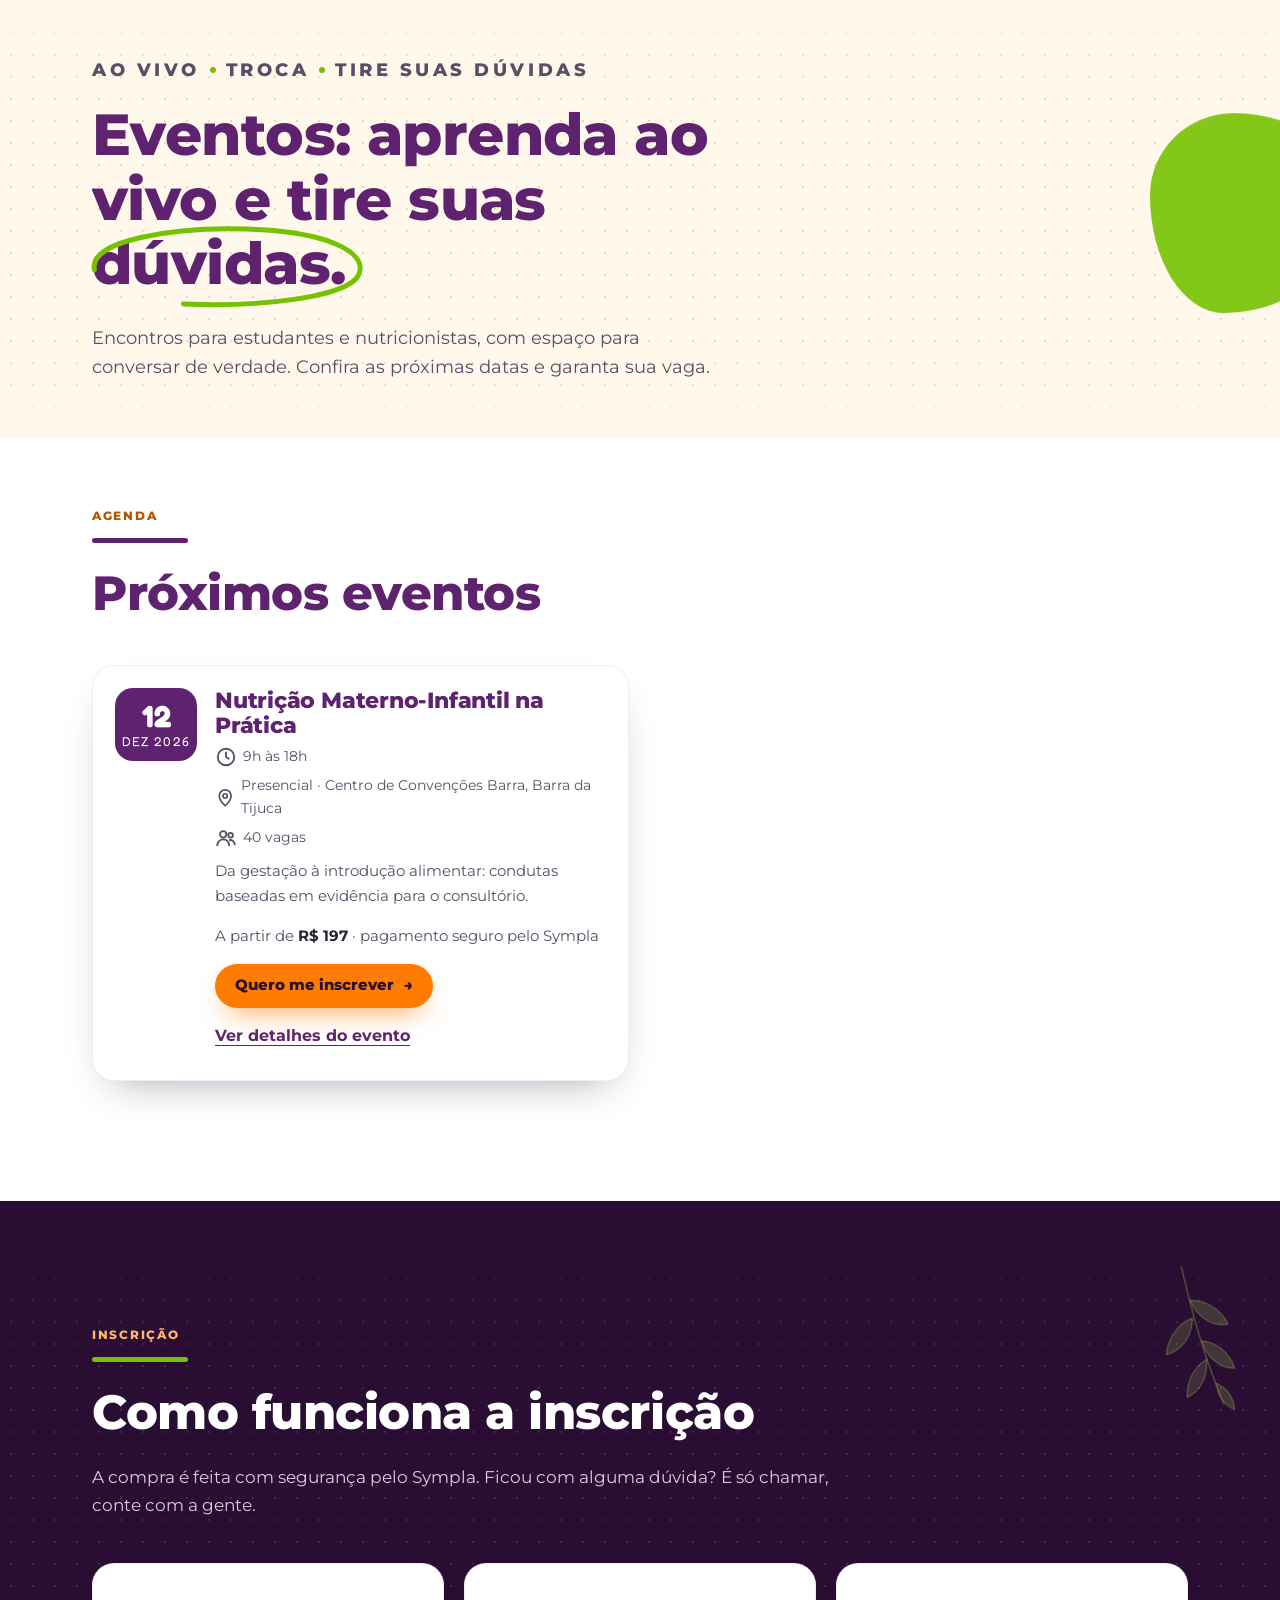
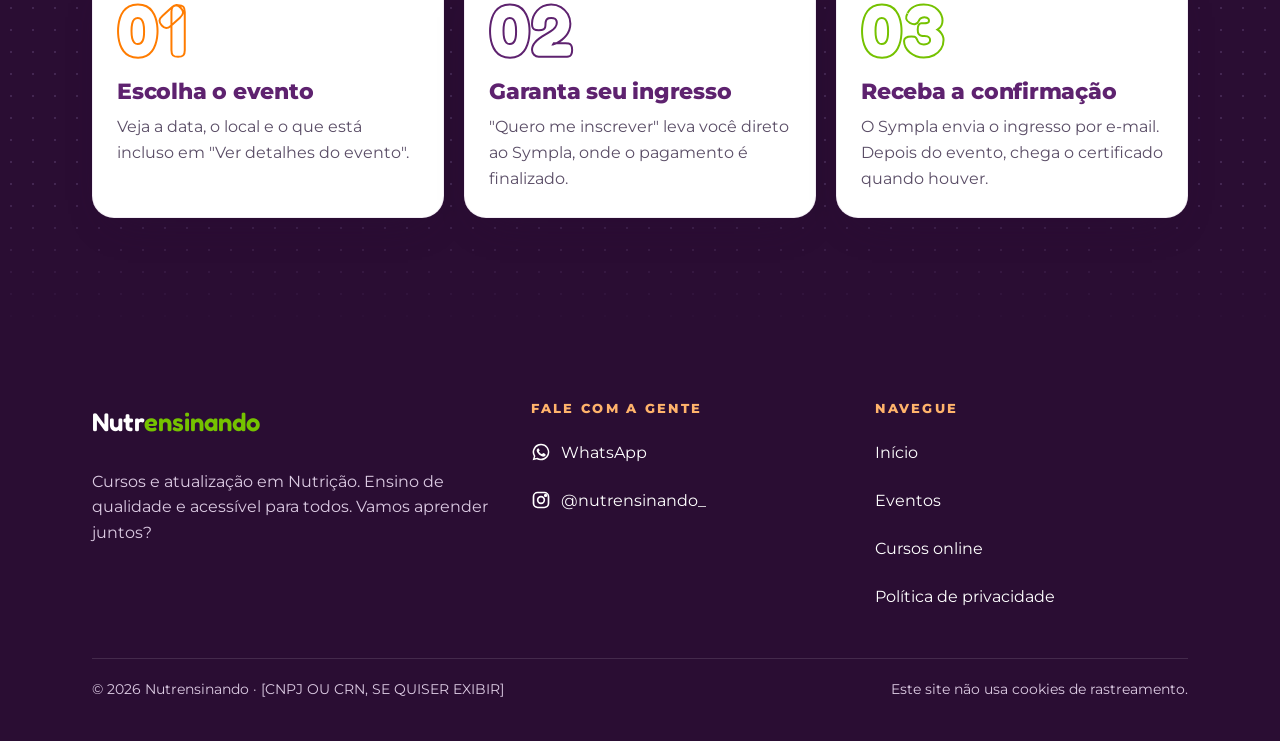
<file: eventos.html>
<!doctype html>
<html lang="pt-BR" class="modo-sites">
<head>
  <meta charset="utf-8">
  <meta name="viewport" content="width=device-width, initial-scale=1, viewport-fit=cover">
  <title>Nutrensinando · Cursos e atualização em Nutrição</title>
  <meta name="description" content="Cursos e eventos de Nutrição com base científica e prática, para estudantes e nutricionistas. Com as nutricionistas Luana e Taiane. Vamos aprender juntos?">
  <meta name="theme-color" content="#5e226f">

  <link rel="preconnect" href="https://fonts.googleapis.com">
  <link rel="preconnect" href="https://fonts.gstatic.com" crossorigin>
  <link href="https://fonts.googleapis.com/css2?family=Fredoka:wght@500;600;700&family=Montserrat:wght@400;600;700;800&display=swap" rel="stylesheet">
  <style>/* =========================================================
   Nutrensinando — estilo do site
   Cores e fontes seguem o Manual da Marca:
   roxo #5e226f · laranja #ff7c00 · verde #75c200
   Montserrat (primária) · Fredoka no lugar da Typo Hoop (secundária)
   ========================================================= */

:root {
  /* Cores da marca */
  --roxo: #5e226f;
  --roxo-noite: #2a0d33;
  --roxo-claro: #efe4f3;
  --laranja: #ff7c00;
  --laranja-escuro: #b35400;   /* versão de texto: contraste AA no creme */
  --laranja-claro: #ffe9d2;
  --verde: #75c200;
  --verde-escuro: #477a00;     /* versão de texto: contraste AA no creme */
  --creme: #fff8eb;
  --branco: #ffffff;
  --tinta: #2a2038;            /* texto principal */
  --tinta-suave: #5a4d66;

  --fonte: "Montserrat", system-ui, -apple-system, "Segoe UI", sans-serif;
  --fonte-marca: "Fredoka", "Montserrat", system-ui, sans-serif;

  --raio: 22px;
  --sombra: 0 18px 40px -22px rgba(42, 13, 51, .45);
  --largura: 1160px;
  --topo: 108px; /* altura do menu fixo no celular */
}

@media (min-width: 900px) {
  :root { --topo: 76px; }
}

*, *::before, *::after { box-sizing: border-box; }

html {
  scroll-behavior: smooth;
  scroll-padding-top: calc(var(--topo) + 12px);
  -webkit-text-size-adjust: 100%;
}

body {
  margin: 0;
  font-family: var(--fonte);
  font-size: 1rem;
  line-height: 1.6;
  color: var(--tinta);
  background: var(--creme);
  overflow-x: hidden;
}

img { max-width: 100%; display: block; height: auto; }
a { color: var(--roxo); }
button { font: inherit; }

h1, h2, h3 {
  font-family: var(--fonte);
  font-weight: 800;
  line-height: 1.12;
  color: var(--roxo);
  margin: 0 0 .5em;
  letter-spacing: -.01em;
}
h1 { font-size: clamp(2.1rem, 7.6vw, 4.2rem); }
h2 { font-size: clamp(1.7rem, 5.4vw, 3rem); }
h3 { font-size: clamp(1.15rem, 3.4vw, 1.4rem); }
p { margin: 0 0 1em; }

.marca { font-family: var(--fonte-marca); font-weight: 600; }
.marca .nutr { color: var(--roxo); }
.marca .ensinando { color: var(--verde-escuro); }

/* Foco visível em laranja */
:focus-visible {
  outline: 3px solid var(--laranja);
  outline-offset: 3px;
  border-radius: 8px;
}

.pular {
  position: absolute; left: 12px; top: -60px; z-index: 100;
  background: var(--roxo); color: #fff; padding: 12px 18px; border-radius: 10px;
}
.pular:focus { top: 12px; }

.sr-only {
  position: absolute; width: 1px; height: 1px; padding: 0; margin: -1px;
  overflow: hidden; clip: rect(0 0 0 0); white-space: nowrap; border: 0;
}

.recipiente {
  width: 100%;
  max-width: var(--largura);
  margin: 0 auto;
  padding: 0 16px;
}
@media (min-width: 700px) { .recipiente { padding: 0 32px; } }

/* =========================================================
   Barra de progresso e menu do topo
   ========================================================= */
.progresso {
  position: fixed; inset: 0 0 auto 0; height: 4px; z-index: 60;
  background: linear-gradient(90deg, var(--roxo), var(--laranja), var(--verde));
  transform-origin: 0 50%;
  transform: scaleX(0);
}

.topo {
  position: fixed; inset: 0 0 auto 0; z-index: 50;
  transition: background .3s, box-shadow .3s, backdrop-filter .3s;
}
.topo.rolou {
  background: rgba(255, 248, 235, .82);
  -webkit-backdrop-filter: blur(14px) saturate(1.4);
  backdrop-filter: blur(14px) saturate(1.4);
  box-shadow: 0 6px 24px -18px rgba(42, 13, 51, .6);
}
.topo__linha {
  display: flex; align-items: center; justify-content: space-between;
  flex-wrap: wrap; gap: 6px 16px;
  padding-top: 10px; padding-bottom: 8px;
}
.logo {
  display: inline-flex; align-items: center; gap: 8px;
  text-decoration: none; min-height: 44px;
}
.logo img { width: 34px; height: auto; }
.logo .marca { font-size: 1.35rem; line-height: 1; }
.logo small {
  display: block; font-family: var(--fonte); font-size: .52rem; font-weight: 700;
  letter-spacing: .08em; color: var(--laranja-escuro); margin-top: 2px;
}

.abas {
  order: 3; width: 100%;
  display: flex; gap: 4px;
  background: rgba(94, 34, 111, .08);
  padding: 4px; border-radius: 999px;
}
.aba {
  flex: 1;
  min-height: 44px; padding: 8px 14px;
  border: 0; border-radius: 999px; cursor: pointer;
  background: transparent; color: var(--roxo);
  font-weight: 700; font-size: .95rem;
  transition: background .25s, color .25s;
}
.aba:hover { background: rgba(94, 34, 111, .1); }
.aba[aria-selected="true"] { background: var(--roxo); color: #fff; }

.topo .topo__cta { display: none; }

@media (min-width: 900px) {
  .abas { order: 0; width: auto; }
  .aba { flex: none; padding: 8px 20px; }
  .topo .topo__cta { display: inline-flex; }
}

/* =========================================================
   Botões
   ========================================================= */
.botao {
  position: relative; overflow: hidden; isolation: isolate;
  display: inline-flex; align-items: center; justify-content: center; gap: 10px;
  min-height: 52px; padding: 14px 28px;
  border: 0; border-radius: 999px; cursor: pointer;
  font-weight: 800; font-size: 1rem; text-decoration: none; text-align: center;
  line-height: 1.2;
  transition: transform .2s, box-shadow .2s, background .2s;
}
.botao:hover { transform: translateY(-2px); }
.botao:active { transform: translateY(0); }

/* Principal: laranja com texto roxo-noite (contraste AA) */
.botao--principal {
  background: var(--laranja); color: var(--roxo-noite);
  box-shadow: 0 12px 28px -12px rgba(255, 124, 0, .9);
}
.botao--principal:hover { background: #ff8f24; }

/* Brilho suave que passa */
.botao--principal::after {
  content: ""; position: absolute; inset: 0; z-index: -1;
  background: linear-gradient(110deg, transparent 30%, rgba(255, 255, 255, .55) 50%, transparent 70%);
  transform: translateX(-120%);
  animation: brilho 4.2s ease-in-out infinite;
}
@keyframes brilho {
  0%, 55% { transform: translateX(-120%); }
  80%, 100% { transform: translateX(120%); }
}

/* Halo pulsando */
.botao--halo::before {
  content: ""; position: absolute; inset: 0; z-index: -2; border-radius: inherit;
  box-shadow: 0 0 0 0 rgba(255, 124, 0, .55);
  animation: halo 2.6s ease-out infinite;
}
.botao--halo { overflow: visible; }
.botao--halo::after { border-radius: 999px; overflow: hidden; clip-path: inset(0 round 999px); }
@keyframes halo {
  0% { box-shadow: 0 0 0 0 rgba(255, 124, 0, .5); }
  70%, 100% { box-shadow: 0 0 0 16px rgba(255, 124, 0, 0); }
}

.botao--contorno {
  background: transparent; color: var(--roxo);
  box-shadow: inset 0 0 0 2px var(--roxo);
}
.botao--contorno:hover { background: var(--roxo); color: #fff; }
.botao--roxo { background: var(--roxo); color: #fff; }
.botao--roxo:hover { background: #4a1958; }
.botao--claro { background: var(--creme); color: var(--roxo); }
.botao--pequeno { min-height: 44px; padding: 10px 20px; font-size: .92rem; }
.botao[disabled], .botao[aria-disabled="true"] { opacity: .55; cursor: not-allowed; transform: none; }

.botao .seta { transition: transform .2s; }
.botao:hover .seta { transform: translateX(4px); }

.acoes { display: flex; flex-wrap: wrap; gap: 12px; align-items: center; }
.acao-secao { margin-top: 40px; display: flex; justify-content: center; }

/* Botão flutuante no celular */
.cta-flutuante {
  position: fixed; left: 50%; bottom: calc(14px + env(safe-area-inset-bottom)); z-index: 40;
  transform: translate(-50%, 160%); transition: transform .35s ease;
}
.cta-flutuante.visivel { transform: translate(-50%, 0); }
.cta-flutuante .botao { min-height: 46px; padding: 10px 24px; font-size: .95rem; white-space: nowrap; box-shadow: 0 10px 24px -8px rgba(42, 13, 51, .45); }
@media (min-width: 900px) { .cta-flutuante { display: none; } }

/* =========================================================
   Seções e fundos
   ========================================================= */
[hidden] { display: none !important; }

.secao {
  position: relative;
  padding: 80px 0;
  overflow: hidden;
}
@media (min-width: 900px) { .secao { padding: 120px 0; } }

.fundo-creme { background: var(--creme); }
.fundo-branco { background: var(--branco); }
.fundo-laranja { background: var(--laranja-claro); }
.fundo-noite { background: var(--roxo-noite); color: #f3e9f6; }
.fundo-noite h2, .fundo-noite h3 { color: #fff; }
.fundo-noite a:not(.botao) { color: #ffc58f; }

/* Pontilhado roxo bem suave */
.pontilhado::before {
  content: ""; position: absolute; inset: 0; pointer-events: none;
  background-image: radial-gradient(rgba(94, 34, 111, .16) 1.2px, transparent 1.3px);
  background-size: 22px 22px;
  -webkit-mask-image: linear-gradient(180deg, transparent, #000 20%, #000 80%, transparent);
  mask-image: linear-gradient(180deg, transparent, #000 20%, #000 80%, transparent);
}
.fundo-noite.pontilhado::before {
  background-image: radial-gradient(rgba(183, 155, 224, .18) 1.2px, transparent 1.3px);
}

.secao > .recipiente { position: relative; z-index: 2; }

/* Selo / rótulo pequeno */
.selo {
  display: inline-flex; flex-wrap: wrap; align-items: center; gap: 4px 10px;
  font-size: .74rem; font-weight: 800; letter-spacing: .2em; text-transform: uppercase;
  color: var(--laranja-escuro);
  margin-bottom: 18px;
}
@media (max-width: 699px) { .selo { letter-spacing: .12em; font-size: .7rem; } }
.selo .ponto { width: 6px; height: 6px; border-radius: 50%; background: var(--verde); }
.fundo-noite .selo { color: #ffb36b; }

.rotulo {
  display: inline-block;
  font-size: .78rem; font-weight: 800; letter-spacing: .14em; text-transform: uppercase;
  color: var(--laranja-escuro);
  margin-bottom: 12px;
}
.fundo-noite .rotulo { color: #ffb36b; }

.cabeca { max-width: 760px; margin-bottom: 44px; }
.cabeca--centro { margin-left: auto; margin-right: auto; text-align: center; }
.cabeca p { font-size: 1.08rem; color: var(--tinta-suave); }
.fundo-noite .cabeca p { color: #dccbe3; }

/* Divisor roxo que cresce */
.divisor {
  display: block; width: 96px; height: 5px; border-radius: 5px;
  background: var(--roxo); margin: 0 0 24px;
  transform-origin: 0 50%;
}
.cabeca--centro .divisor { margin-left: auto; margin-right: auto; transform-origin: 50% 50%; }
.fundo-noite .divisor { background: var(--verde); }

/* Folhas e manchas decorativas */
.deco { position: absolute; pointer-events: none; z-index: 1; will-change: transform; }
.mancha { border-radius: 42% 58% 63% 37% / 41% 44% 56% 59%; filter: blur(0); opacity: .9; }
.mancha--verde { background: var(--verde); }
.mancha--laranja { background: var(--laranja); }
.mancha--roxa { background: #b79be0; opacity: .35; }
.folha { color: var(--verde); opacity: .55; }
.folha svg { width: 100%; height: auto; aspect-ratio: 200 / 260; }
@media (max-width: 699px) {
  .abertura .mancha--verde { width: 150px !important; height: 150px !important; right: -95px !important; top: 150px !important; }
}

/* =========================================================
   Efeitos que surgem com a rolagem
   ========================================================= */
.js [data-surgir] {
  opacity: 0; transform: translateY(28px);
  transition: opacity .8s ease, transform .8s cubic-bezier(.2, .7, .2, 1);
}
.js [data-surgir].visivel { opacity: 1; transform: none; }

/* Palavras subindo uma a uma */
.js [data-palavras] .pal {
  display: inline-block; overflow: hidden; vertical-align: top;
  padding-bottom: .08em; margin-bottom: -.08em;
}
.js [data-palavras] .pal > span {
  display: inline-block; transform: translateY(105%);
  transition: transform .8s cubic-bezier(.2, .75, .2, 1);
  transition-delay: calc(var(--i) * 70ms);
}
.js [data-palavras].visivel .pal > span { transform: none; }

/* Divisor */
.js .divisor { transform: scaleX(0); transition: transform 1s cubic-bezier(.2, .7, .2, 1) .2s; }
.js .divisor.visivel { transform: scaleX(1); }

/* Cartões em sequência */
.js [data-sequencia] > * {
  opacity: 0; transform: translateY(36px);
  transition: opacity .7s ease, transform .7s cubic-bezier(.2, .7, .2, 1);
  transition-delay: calc(var(--i, 0) * 120ms);
}
.js [data-sequencia].visivel > * { opacity: 1; transform: none; }

/* Círculo verde à mão */
.destaque-circulo {
  position: relative; display: inline-block; white-space: nowrap;
  color: var(--roxo);
}
.destaque-circulo svg {
  position: absolute; left: -10%; top: -18%; width: 120%; height: 140%;
  overflow: visible; pointer-events: none;
}
.destaque-circulo path {
  fill: none; stroke: var(--verde); stroke-width: 5; stroke-linecap: round;
  vector-effect: non-scaling-stroke;
  stroke-dasharray: 1; stroke-dashoffset: 0;
}
.js .destaque-circulo path { stroke-dashoffset: 1; transition: stroke-dashoffset 1.3s cubic-bezier(.6, .1, .2, 1) .7s; }
.js .visivel .destaque-circulo path, .js .destaque-circulo.visivel path { stroke-dashoffset: 0; }

/* Texto que acende */
.acende { font-size: clamp(1.45rem, 4.6vw, 2.6rem); line-height: 1.32; font-weight: 700; color: #fff; }
.js .acende .p { opacity: .18; transition: opacity .25s linear, color .25s linear; }
.js .acende .p.acesa { opacity: 1; }
.acende strong { color: #ffb36b; font-weight: 800; }
.acende .verde { color: #a6e04c; }

/* =========================================================
   Abertura (hero)
   ========================================================= */
.abertura {
  padding: calc(var(--topo) + 40px) 0 72px;
  min-height: 100svh;
  display: flex; align-items: center;
}
.abertura__grade {
  display: grid; gap: 44px; align-items: center;
}
@media (min-width: 900px) {
  .abertura { padding-top: calc(var(--topo) + 60px); }
  .abertura__grade { grid-template-columns: 1.15fr .85fr; }
}
.abertura h1 { margin-bottom: 20px; }
.abertura__sub { font-size: clamp(1.05rem, 2.6vw, 1.25rem); color: var(--tinta-suave); max-width: 34em; margin-bottom: 30px; }
.abertura .botao--principal { font-size: 1.08rem; min-height: 58px; padding: 16px 32px; }

.abertura__fotos {
  position: relative; width: min(100%, 440px); margin: 0 auto;
  aspect-ratio: 1 / 1.02;
}
.abertura__fotos figure {
  position: absolute; margin: 0; overflow: hidden;
  border-radius: 200px 200px 28px 28px;
  box-shadow: var(--sombra);
  border: 5px solid var(--branco);
}
.abertura__fotos figure img { width: 100%; height: 100%; object-fit: cover; }
.abertura__fotos .f1 { left: 0; top: 4%; width: 54%; aspect-ratio: 4 / 5; background: var(--roxo); }
.abertura__fotos .f2 { right: 0; top: 22%; width: 54%; aspect-ratio: 4 / 5; background: var(--roxo); }
.abertura__fotos .simbolo {
  position: absolute; left: 50%; bottom: 0; transform: translateX(-50%);
  width: 92px; height: 92px; border-radius: 50%;
  background: var(--branco); display: grid; place-items: center;
  box-shadow: var(--sombra); z-index: 3;
}
.abertura__fotos .simbolo img { width: 58px; }
.abertura__fotos .etiqueta {
  position: absolute; z-index: 3; background: var(--branco);
  padding: 8px 14px; border-radius: 999px; font-size: .8rem; font-weight: 700;
  color: var(--roxo); box-shadow: var(--sombra);
}
.etiqueta--1 { left: -2%; bottom: 18%; }
.etiqueta--2 { right: -2%; top: 8%; }
.etiqueta i { font-style: normal; color: var(--verde-escuro); }

.rolar-dica {
  margin-top: 36px; display: inline-flex; align-items: center; gap: 10px;
  font-size: .72rem; letter-spacing: .2em; font-weight: 700; color: var(--tinta-suave); text-transform: uppercase;
}
.rolar-dica span {
  width: 22px; height: 34px; border: 2px solid currentColor; border-radius: 12px; position: relative;
}
.rolar-dica span::after {
  content: ""; position: absolute; left: 50%; top: 6px; width: 4px; height: 7px; margin-left: -2px;
  border-radius: 2px; background: var(--laranja); animation: rolar 1.8s ease-in-out infinite;
}
@keyframes rolar { 0% { transform: translateY(0); opacity: 1; } 80%, 100% { transform: translateY(12px); opacity: 0; } }

/* =========================================================
   Faixas inclinadas correndo de lado
   ========================================================= */
.faixas {
  position: relative; height: 150px; overflow: hidden;
  background: var(--creme); z-index: 3;
  margin: -30px 0 -20px;
}
.faixa {
  position: absolute; left: -5%; width: 110%;
  padding: 14px 0; overflow: hidden;
  box-shadow: 0 10px 30px -16px rgba(42, 13, 51, .5);
}
.faixa--roxa { top: 34px; background: var(--roxo); color: #fff; transform: rotate(-3deg); z-index: 2; }
.faixa--verde { top: 50px; background: var(--verde); color: var(--roxo-noite); transform: rotate(2.6deg); }
.faixa__trilho {
  display: flex; width: max-content;
  animation: correr 34s linear infinite;
}
.faixa--verde .faixa__trilho { animation-direction: reverse; animation-duration: 40s; }
.faixa__trilho span {
  display: inline-flex; align-items: center; gap: 22px; padding-right: 22px;
  font-family: var(--fonte-marca); font-weight: 600; font-size: 1.15rem; white-space: nowrap;
  text-transform: uppercase; letter-spacing: .06em;
}
.faixa__trilho span::after { content: "✦"; color: var(--laranja); font-size: .9em; }
.faixa--verde .faixa__trilho span::after { color: var(--roxo); }
@keyframes correr { to { transform: translateX(-50%); } }

/* =========================================================
   Cartões numerados com número vazado
   ========================================================= */
.numerados {
  display: grid; gap: 20px;
}
@media (min-width: 760px) { .numerados { grid-template-columns: repeat(3, 1fr); } }
.cartao-num {
  position: relative; background: var(--branco);
  border-radius: var(--raio); padding: 28px 24px 26px;
  box-shadow: var(--sombra);
  border: 1px solid rgba(94, 34, 111, .08);
  transition: transform .3s, box-shadow .3s;
}
.cartao-num:hover { transform: translateY(-6px); }
.fundo-branco .cartao-num { background: var(--creme); }
.cartao-num__numero {
  display: block; font-family: var(--fonte-marca); font-weight: 700;
  font-size: 4.6rem; line-height: 1; margin-bottom: 14px;
  color: transparent; -webkit-text-stroke: 2px var(--laranja);
}
.cartao-num:nth-child(2) .cartao-num__numero { -webkit-text-stroke-color: var(--roxo); }
.cartao-num:nth-child(3) .cartao-num__numero { -webkit-text-stroke-color: var(--verde); }
.cartao-num h3 { margin-bottom: 10px; }
.fundo-noite .cartao-num h3 { color: var(--roxo); }
.fundo-noite .cartao-num { color: var(--tinta); }
.cartao-num p { color: var(--tinta-suave); margin: 0; }
.cartao-num .rotulo { font-size: .7rem; }

/* =========================================================
   Antes × depois
   ========================================================= */
.comparar { display: grid; gap: 18px; }
@media (min-width: 820px) { .comparar { grid-template-columns: 1fr auto 1fr; align-items: stretch; } }
.comparar__col {
  border-radius: var(--raio); padding: 28px 24px;
}
.comparar__col h3 { font-size: .85rem; letter-spacing: .2em; text-transform: uppercase; margin-bottom: 18px; }
.comparar__col ul { list-style: none; margin: 0; padding: 0; display: grid; gap: 16px; }
.comparar__col li { display: grid; grid-template-columns: 26px 1fr; gap: 10px; }
.comparar__col li strong { display: block; }
.comparar__col li small { display: block; font-size: .9rem; opacity: .85; line-height: 1.45; }
.comparar__sem { background: rgba(255, 255, 255, .06); border: 1px dashed rgba(255, 255, 255, .25); }
.comparar__sem h3 { color: #dccbe3; }
.comparar__sem .ic { color: #c9a9d4; }
.comparar__com { background: var(--creme); color: var(--tinta); }
.comparar__com h3 { color: var(--verde-escuro); }
.comparar__com .ic { color: var(--verde-escuro); }
.comparar__vs {
  align-self: center; justify-self: center;
  font-family: var(--fonte-marca); font-weight: 700; font-size: 1.4rem;
  width: 64px; height: 64px; border-radius: 50%; display: grid; place-items: center;
  background: var(--laranja); color: var(--roxo-noite);
}
.ic { width: 22px; height: 22px; margin-top: 2px; }

/* Frase de efeito em letras grandes */
.frase-efeito {
  font-size: clamp(1.9rem, 6.4vw, 4.4rem); line-height: 1.1; font-weight: 800;
  color: var(--roxo); max-width: 18ch; margin: 0 auto; text-align: center;
}
.frase-efeito em { font-style: normal; color: var(--laranja-escuro); }

/* =========================================================
   Blocos alternados de imagem e texto
   ========================================================= */
.alternado {
  display: grid; gap: 28px; align-items: center;
  margin-bottom: 72px;
}
.alternado:last-child { margin-bottom: 0; }
@media (min-width: 860px) {
  .alternado { grid-template-columns: 1fr 1.1fr; gap: 64px; margin-bottom: 110px; }
  .alternado:nth-of-type(even) .alternado__img { order: 2; }
}
.alternado__img {
  position: relative; border-radius: 28px; overflow: hidden;
  aspect-ratio: 4 / 5; max-width: 460px; width: 100%;
  background: var(--roxo); box-shadow: var(--sombra);
}
@media (min-width: 860px) { .alternado:nth-of-type(even) .alternado__img { justify-self: end; } }
.alternado__img img { width: 100%; height: 100%; object-fit: cover; }
.alternado__img::after {
  content: ""; position: absolute; inset: auto -30px -30px auto; width: 120px; height: 120px;
  border-radius: 50%; background: var(--verde); opacity: .85; z-index: -1;
}
.num-pequeno {
  font-family: var(--fonte-marca); font-weight: 700; color: var(--laranja-escuro);
  font-size: 1rem; letter-spacing: .08em; display: inline-flex; gap: 10px; align-items: center; margin-bottom: 8px;
}
.num-pequeno::after { content: ""; width: 44px; height: 2px; background: currentColor; }
.alternado h3 { font-size: clamp(1.6rem, 4.6vw, 2.4rem); }
.lista-check { list-style: none; padding: 0; margin: 0 0 22px; display: grid; gap: 10px; }
.lista-check li { position: relative; padding-left: 30px; }
.lista-check li::before {
  content: ""; position: absolute; left: 0; top: .35em; width: 18px; height: 18px; border-radius: 50%;
  background: var(--verde) url("data:image/svg+xml,%3Csvg xmlns='http://www.w3.org/2000/svg' viewBox='0 0 24 24'%3E%3Cpath d='M6 12.5l4 4 8-9' fill='none' stroke='%232a0d33' stroke-width='3' stroke-linecap='round' stroke-linejoin='round'/%3E%3C/svg%3E") center / 13px no-repeat;
}
.citacao {
  border-left: 4px solid var(--verde); padding: 4px 0 4px 16px; margin: 0 0 24px;
  font-style: italic; color: var(--tinta-suave);
}

/* =========================================================
   O que oferecemos
   ========================================================= */
.ofertas { display: grid; gap: 20px; }
@media (min-width: 760px) { .ofertas { grid-template-columns: 1fr 1fr; gap: 24px; } }
.oferta {
  position: relative; overflow: hidden; isolation: isolate;
  border-radius: 28px; padding: 28px 24px 30px;
  display: flex; flex-direction: column; align-items: flex-start; gap: 14px;
  color: #fff;
}
@media (min-width: 760px) { .oferta { padding: 36px 36px 38px; } }
.oferta--eventos { background: var(--roxo); }
.oferta--cursos { background: var(--roxo-noite); }
.oferta h3 { color: #fff; font-size: clamp(1.5rem, 4.5vw, 1.9rem); margin: 6px 0 0; }
.oferta p { color: #ecdff1; margin: 0; max-width: 30ch; }
.oferta > div:last-child { margin-top: auto; padding-top: 10px; }
.oferta .mancha { position: absolute; z-index: -1; width: 150px; height: 150px; right: -55px; top: -55px; }
@media (min-width: 760px) { .oferta .mancha { width: 180px; height: 180px; right: -60px; top: -70px; } }
.oferta__icone {
  flex: none; width: 60px; height: 60px; border-radius: 50%;
  background: var(--creme); display: grid; place-items: center; color: var(--roxo);
}
.oferta__icone svg { width: 28px; height: 28px; }

/* =========================================================
   Aba Eventos
   ========================================================= */
.cabeca-aba { padding: calc(var(--topo) + 48px) 0 56px; }
.cabeca-aba h1 { font-size: clamp(2rem, 6.4vw, 3.6rem); max-width: 18ch; }
.cabeca-aba p { font-size: 1.1rem; color: var(--tinta-suave); max-width: 36em; }

.eventos { display: grid; gap: 22px; }
@media (min-width: 820px) { .eventos { grid-template-columns: repeat(2, 1fr); } }
.evento {
  display: grid; grid-template-columns: 82px 1fr; gap: 18px;
  background: var(--branco); border-radius: var(--raio); padding: 22px;
  box-shadow: var(--sombra); border: 1px solid rgba(94, 34, 111, .08);
}
.evento__data {
  border-radius: 18px; background: var(--roxo); color: #fff; text-align: center;
  padding: 12px 6px; align-self: start;
  font-family: var(--fonte-marca); line-height: 1.05;
}
.evento__data b { display: block; font-size: 1.9rem; }
.evento__data span { font-size: .8rem; text-transform: uppercase; letter-spacing: .1em; }
.evento h3 { margin-bottom: 6px; }
.evento__meta { display: flex; flex-wrap: wrap; gap: 6px 14px; font-size: .88rem; color: var(--tinta-suave); margin-bottom: 10px; }
.evento__meta span { display: inline-flex; align-items: center; gap: 6px; }
.evento p { font-size: .96rem; color: var(--tinta-suave); }
.evento__preco { font-size: .9rem; color: var(--tinta-suave); }
.evento__preco b { color: var(--tinta); }
.evento__acoes { display: flex; flex-wrap: wrap; align-items: center; gap: 6px 16px; margin-top: 4px; }
.link-evento {
  display: inline-flex; align-items: center; min-height: 44px;
  color: var(--roxo); font-weight: 700; text-decoration: underline; text-underline-offset: 4px;
}

.inscricao { display: grid; gap: 36px; }
@media (min-width: 900px) { .inscricao { grid-template-columns: .9fr 1.1fr; gap: 64px; align-items: start; } }

.formulario {
  background: var(--branco); color: var(--tinta);
  border-radius: 28px; padding: 26px 20px; box-shadow: var(--sombra);
}
@media (min-width: 600px) { .formulario { padding: 36px; } }
.campo { display: grid; gap: 6px; margin-bottom: 18px; }
.campo label, .campo legend { font-weight: 700; font-size: .95rem; color: var(--roxo); }
.campo input, .campo select, .campo textarea {
  width: 100%; min-height: 50px; padding: 12px 14px;
  font: inherit; color: var(--tinta);
  border: 2px solid #d9cce0; border-radius: 14px; background: #fffdf9;
  transition: border-color .2s;
}
.campo textarea { min-height: 96px; resize: vertical; }
.campo input:focus, .campo select:focus, .campo textarea:focus { border-color: var(--roxo); }
.campo .ajuda { font-size: .82rem; color: var(--tinta-suave); }
fieldset.campo { border: 0; padding: 0; margin: 0 0 18px; }
.opcoes { display: flex; flex-wrap: wrap; gap: 8px; }
.opcao input { position: absolute; opacity: 0; }
.opcao span {
  display: inline-flex; align-items: center; min-height: 44px; padding: 8px 16px;
  border-radius: 999px; border: 2px solid #d9cce0; cursor: pointer; font-weight: 600; font-size: .92rem;
}
.opcao input:checked + span { background: var(--roxo); color: #fff; border-color: var(--roxo); }
.opcao input:focus-visible + span { outline: 3px solid var(--laranja); outline-offset: 3px; }
.aceite { display: grid; grid-template-columns: 26px 1fr; gap: 10px; font-size: .88rem; margin-bottom: 20px; }
.aceite input { width: 22px; height: 22px; margin: 2px 0 0; accent-color: var(--roxo); }
.formulario .botao { width: 100%; }
.mensagem-form { margin-top: 14px; font-weight: 600; min-height: 1.5em; }
.mensagem-form.ok { color: var(--verde-escuro); }
.mensagem-form.erro { color: #b3261e; }

.horarios {
  display: grid; grid-template-columns: 72px 1fr; gap: 18px; align-items: start;
  background: rgba(255, 255, 255, .08); border-radius: var(--raio); padding: 22px; margin-top: 28px;
}
.horarios ul { list-style: none; padding: 0; margin: 0; display: grid; gap: 6px; }

/* Ícones no estilo dos destaques do Instagram */
.destaque-ig {
  width: 72px; height: 72px; border-radius: 50%;
  display: grid; place-items: center; text-align: center;
  font-family: var(--fonte-marca); font-weight: 600; font-size: .95rem; line-height: 1;
  box-shadow: 0 0 0 3px var(--creme), 0 0 0 6px currentColor;
  margin: 6px;
}
.destaque-ig--verde { background: var(--verde); color: var(--verde); }
.destaque-ig--verde span { color: #fff; text-shadow: 0 1px 2px rgba(42, 13, 51, .35); }
.destaque-ig--roxo { background: var(--roxo); color: var(--roxo); }
.destaque-ig--roxo span, .destaque-ig--roxo svg { color: #fff; }
.destaque-ig svg { width: 34px; height: 34px; }
.fundo-noite .destaque-ig { box-shadow: 0 0 0 3px var(--roxo-noite), 0 0 0 6px currentColor; }

/* =========================================================
   Aba Cursos
   ========================================================= */
.filtros { display: flex; flex-wrap: wrap; gap: 18px 28px; margin-bottom: 32px; }
.filtros fieldset { border: 0; padding: 0; margin: 0; }
.filtros legend { font-size: .78rem; font-weight: 800; letter-spacing: .14em; text-transform: uppercase; color: var(--laranja-escuro); margin-bottom: 8px; }

.grade-cursos { display: grid; gap: 24px; }
@media (min-width: 640px) { .grade-cursos { grid-template-columns: repeat(2, 1fr); } }
@media (min-width: 1000px) { .grade-cursos { grid-template-columns: repeat(3, 1fr); } }

.curso {
  position: relative; display: flex; flex-direction: column; cursor: pointer;
  background: var(--branco); border-radius: var(--raio); overflow: hidden;
  box-shadow: var(--sombra); border: 1px solid rgba(94, 34, 111, .08);
  transition: transform .3s, box-shadow .3s;
}
.curso:hover { transform: translateY(-6px); box-shadow: 0 26px 50px -24px rgba(42, 13, 51, .55); }
.curso--destaque { outline: 3px solid var(--laranja); outline-offset: -3px; }
@media (min-width: 1000px) { .curso--destaque { grid-column: span 2; flex-direction: row; } .curso--destaque .curso__capa { width: 46%; aspect-ratio: auto; } }

.curso__capa {
  position: relative; aspect-ratio: 16 / 10; background: var(--roxo); overflow: hidden;
}
.curso__capa img { width: 100%; height: 100%; object-fit: cover; }
.capa-padrao {
  position: absolute; inset: 0; display: grid; place-items: center; padding: 20px;
  background:
    radial-gradient(circle at 85% 15%, var(--verde) 0 70px, transparent 71px),
    radial-gradient(circle at 10% 100%, var(--laranja) 0 80px, transparent 81px),
    var(--roxo);
  color: #fff; text-align: center;
}
.curso__capa .capa-padrao img { width: 64px; height: auto; margin: 0 auto 8px; object-fit: contain; }
.capa-padrao span { font-family: var(--fonte-marca); font-weight: 600; font-size: 1.15rem; line-height: 1.2; }

.status {
  position: absolute; top: 14px; left: 14px; z-index: 2;
  font-size: .72rem; font-weight: 800; letter-spacing: .12em; text-transform: uppercase;
  padding: 6px 12px; border-radius: 999px;
}
.status--disponivel { background: var(--verde); color: var(--roxo-noite); }
.status--em_breve { background: var(--laranja); color: var(--roxo-noite); }
.status--esgotado { background: #ece6ef; color: #4a3d55; }
.selo-destaque {
  position: absolute; top: 14px; right: 14px; z-index: 2;
  background: var(--creme); color: var(--roxo); font-weight: 800; font-size: .72rem;
  padding: 6px 12px; border-radius: 999px; letter-spacing: .1em; text-transform: uppercase;
}

.curso__corpo { padding: 22px 22px 24px; display: flex; flex-direction: column; flex: 1; }
.curso__corpo h3 { margin-bottom: 6px; }
.curso__sub { color: var(--tinta-suave); font-size: .95rem; margin-bottom: 14px; }
.curso__info { display: flex; flex-wrap: wrap; gap: 6px 14px; font-size: .85rem; font-weight: 600; color: var(--roxo); margin-bottom: 14px; }
.curso__info span { display: inline-flex; align-items: center; gap: 6px; }
.curso__preco { font-size: .92rem; color: var(--tinta-suave); margin-bottom: 16px; }
.curso__preco b { color: var(--tinta); font-size: 1.1rem; }
.curso__acoes { margin-top: auto; display: grid; gap: 10px; }
.curso__acoes .botao { width: 100%; }
.curso__para { font-size: .9rem; color: var(--tinta-suave); margin-bottom: 12px; }
.curso__para b { color: var(--roxo); }
.curso .lista-check { font-size: .9rem; gap: 6px; margin-bottom: 16px; }
.curso .lista-check li { padding-left: 26px; }
.curso .lista-check li::before { width: 16px; height: 16px; background-size: 11px; }
.curso__profs { display: flex; align-items: center; gap: 10px; font-size: .88rem; font-weight: 700; color: var(--roxo); margin-bottom: 12px; }
.curso__fotos { display: inline-flex; }
.curso__fotos img { width: 32px; height: 32px; border-radius: 50%; object-fit: cover; object-position: top; border: 2px solid var(--branco); background: var(--roxo); }
.curso__fotos img + img { margin-left: -10px; }
.curso__nota { display: block; text-align: center; font-size: .78rem; color: var(--tinta-suave); }
.curso__acoes--destaque { max-width: 360px; }

.aviso-vazio { text-align: center; padding: 32px; color: var(--tinta-suave); }

/* Destaque de curso em bloco alternado */
.curso-alternado .alternado__img { aspect-ratio: 4 / 3; max-width: 560px; }

/* Curso em destaque */
.etiqueta-destaque {
  display: inline-flex; align-items: center; gap: 6px; margin-bottom: 14px;
  background: var(--laranja-claro, #ffe6cc); color: var(--laranja-escuro);
  font-weight: 800; font-size: .78rem; letter-spacing: .1em; text-transform: uppercase;
  padding: 7px 14px; border-radius: 999px;
}
.destaque__texto h3 { margin-bottom: 10px; }
.destaque__sub { font-size: 1.1rem; color: var(--tinta-suave); margin-bottom: 16px; max-width: 34em; }
.destaque__texto .curso__info { margin-bottom: 20px; }
.destaque__texto .lista-check { margin-bottom: 20px; }
.curso-alternado { margin-bottom: 0; }
.curso-alternado .alternado__img { max-width: 520px; }
.curso-alternado .capa-padrao span { font-size: 1.4rem; }
.curso-alternado .capa-padrao img { width: 84px; }
/* O brilho do botão não pode vazar quando o botão tem halo */
.botao--halo::after { display: none; }

/* Janela "Quero me inscrever" */
.escolha {
  border: 0; border-radius: 28px; padding: 32px 24px 26px; width: min(460px, calc(100vw - 32px));
  background: var(--creme); color: var(--tinta); box-shadow: 0 30px 80px -20px rgba(42, 13, 51, .6);
}
.escolha::backdrop { background: rgba(42, 13, 51, .55); backdrop-filter: blur(3px); }
.escolha[open] { animation: escolha-entra .25s ease-out; }
@keyframes escolha-entra { from { opacity: 0; transform: translateY(14px) scale(.98); } }
.escolha h2 { font-size: clamp(1.4rem, 5vw, 1.8rem); margin: 0 36px 6px 0; }
.escolha > p { color: var(--tinta-suave); margin: 0 0 20px; }
.escolha__fechar {
  position: absolute; top: 14px; right: 14px; width: 44px; height: 44px; border: 0; border-radius: 50%;
  background: transparent; color: var(--roxo); font-size: 1.8rem; line-height: 1; cursor: pointer;
}
.escolha__fechar:hover { background: var(--roxo-claro); }
.escolha__opcoes { display: grid; gap: 12px; }
.escolha__opcao {
  display: grid; grid-template-columns: auto 1fr auto; align-items: center; gap: 14px;
  padding: 16px 18px; border-radius: 20px; color: #fff; text-decoration: none;
  transition: transform .2s, box-shadow .2s;
}
.escolha__opcao:hover { transform: translateY(-2px); box-shadow: 0 14px 30px -14px rgba(42, 13, 51, .7); }
.escolha__opcao--eventos { background: var(--roxo); }
.escolha__opcao--cursos { background: var(--roxo-noite); }
.escolha__opcao .oferta__icone { width: 48px; height: 48px; }
.escolha__opcao .oferta__icone svg { width: 24px; height: 24px; }
.escolha__opcao b { display: block; font-family: var(--fonte-marca); font-size: 1.15rem; }
.escolha__opcao small { display: block; color: #ecdff1; font-size: .88rem; }
.escolha__opcao .seta { font-size: 1.3rem; color: var(--laranja); }

/* Bloco "Já é aluna?" */
.ja-aluna {
  display: grid; gap: 22px; align-items: center; justify-items: start;
  background: var(--laranja-claro); border-radius: 28px; padding: 30px 24px;
}
@media (min-width: 760px) { .ja-aluna { grid-template-columns: auto 1fr auto; padding: 34px 40px; } }
.ja-aluna h2 { font-size: clamp(1.5rem, 4vw, 2.1rem); margin-bottom: 4px; }
.ja-aluna p { margin: 0; color: var(--tinta-suave); }

/* =========================================================
   Rodapé
   ========================================================= */
.rodape { background: var(--roxo-noite); color: #dccbe3; padding: 64px 0 110px; }
@media (min-width: 900px) { .rodape { padding-bottom: 40px; } }
.rodape__grade { display: grid; gap: 32px; }
@media (min-width: 800px) { .rodape__grade { grid-template-columns: 1.3fr 1fr 1fr; } }
.rodape .marca { font-size: 1.6rem; }
.rodape .marca .nutr { color: #fff; }
.rodape .marca .ensinando { color: var(--verde); }
.rodape h2 { font-size: .8rem; letter-spacing: .18em; text-transform: uppercase; color: #ffb36b; margin-bottom: 14px; }
.rodape ul { list-style: none; padding: 0; margin: 0; display: grid; gap: 4px; }
.rodape a { color: #fff; text-decoration: none; display: inline-flex; align-items: center; gap: 10px; min-height: 44px; }
.rodape a:hover { color: #ffb36b; }
.rodape a svg { width: 20px; height: 20px; flex: none; }
.rodape__base { border-top: 1px solid rgba(255, 255, 255, .12); margin-top: 40px; padding-top: 20px; display: flex; flex-wrap: wrap; gap: 8px 24px; justify-content: space-between; font-size: .85rem; }

/* =========================================================
   Cursor personalizado (só com mouse)
   ========================================================= */
.cursor {
  position: fixed; left: 0; top: 0; z-index: 90; pointer-events: none;
  width: 34px; height: 34px; margin: -17px 0 0 -17px; border-radius: 50%;
  border: 2px solid var(--laranja);
  transition: width .25s, height .25s, margin .25s, background .25s, opacity .25s;
  opacity: 0;
}
.cursor.ativo { opacity: 1; }
.cursor.sobre { width: 64px; height: 64px; margin: -32px 0 0 -32px; background: rgba(255, 124, 0, .14); }

/* Página simples (política de privacidade) */
.pagina-texto { padding: calc(var(--topo) + 40px) 0 80px; }
.pagina-texto .recipiente { max-width: 780px; }
.pagina-texto h2 { font-size: 1.4rem; margin-top: 1.6em; }

/* =========================================================
   Reduzir movimento: sem animações, tudo visível
   ========================================================= */
@media (prefers-reduced-motion: reduce) {
  html { scroll-behavior: auto; }
  *, *::before, *::after {
    animation: none !important;
    transition: none !important;
  }
  .js [data-surgir], .js [data-sequencia] > *, .js [data-palavras] .pal > span {
    opacity: 1 !important; transform: none !important;
  }
  .js .divisor { transform: none !important; }
  .js .destaque-circulo path { stroke-dashoffset: 0 !important; }
  .js .acende .p { opacity: 1 !important; }
  .faixa__trilho { transform: none !important; }
  .cursor { display: none; }
  .deco { transform: none !important; }
}

/* =========================================================
   Ajustes do celular
   ========================================================= */
@media (max-width: 899px) {
  /* Menu do topo mais baixo e sólido, para não "vazar" o fundo */
  .topo, .topo.rolou { background: rgba(255, 248, 235, .96); box-shadow: 0 6px 20px -16px rgba(42, 13, 51, .6); }
  .topo__linha { padding-top: 6px; padding-bottom: 6px; gap: 4px 12px; }
  .logo { min-height: 40px; }
  .logo img { width: 28px; }
  .logo .marca { font-size: 1.2rem; }
  .logo small { display: none; }
  .aba { font-size: .9rem; padding: 8px 10px; }

  .secao { padding: 64px 0; }
  .abertura { min-height: auto; padding-top: calc(var(--topo) + 32px); padding-bottom: 56px; }
  .cabeca-aba { padding-top: calc(var(--topo) + 32px); }
  .cabeca { margin-bottom: 32px; }

  /* Cartões numerados mais compactos */
  .cartao-num { padding: 22px 20px; }
  .cartao-num__numero { font-size: 3rem; margin-bottom: 8px; }

  .alternado { margin-bottom: 56px; }
  .abertura__fotos .etiqueta { font-size: .72rem; padding: 6px 10px; }
}

/* ---- Ajustes da versão Google Sites ---- */
.modo-sites { --topo: 0px; }
.modo-sites .topo, .modo-sites .progresso, .modo-sites .cta-flutuante, .modo-sites .pular { display: none !important; }
.modo-sites .abertura { min-height: auto; padding-top: 56px; }
.modo-sites .cabeca-aba { padding-top: 56px; }
.modo-sites .pagina-texto { padding-top: 40px; }
.modo-sites .rodape { padding-bottom: 40px; }
</style>
  <script>document.documentElement.classList.add('js');</script>
</head>
<body>

<!-- Desenhos reutilizáveis (folhas, ícones) -->
<svg width="0" height="0" style="position:absolute" aria-hidden="true">
  <defs>
    <symbol id="folhas" viewBox="0 0 200 260">
      <g fill="currentColor" stroke="currentColor" stroke-width="1.4" stroke-linecap="round">
        <path d="M100 258 C96 190 92 120 70 20" fill="none"/>
        <path d="M95 200 C70 196 48 178 40 150 C66 150 88 168 95 200Z" fill-opacity=".35"/>
        <path d="M97 170 C122 166 142 146 150 118 C124 120 102 140 97 170Z" fill-opacity=".3"/>
        <path d="M88 130 C64 124 46 104 42 76 C66 80 84 100 88 130Z" fill-opacity=".35"/>
        <path d="M86 98 C108 90 124 70 128 42 C104 48 88 70 86 98Z" fill-opacity=".28"/>
        <path d="M76 56 C60 46 52 28 54 8 C70 18 78 36 76 56Z" fill-opacity=".35"/>
      </g>
    </symbol>
    <symbol id="ic-relogio" viewBox="0 0 24 24"><g fill="none" stroke="currentColor" stroke-width="2" stroke-linecap="round"><circle cx="12" cy="12" r="9"/><path d="M12 7v5l3 2"/></g></symbol>
    <symbol id="ic-local" viewBox="0 0 24 24"><g fill="none" stroke="currentColor" stroke-width="2" stroke-linecap="round" stroke-linejoin="round"><path d="M12 21s-7-6.2-7-11.5A7 7 0 0 1 19 9.5C19 14.8 12 21 12 21z"/><circle cx="12" cy="9.5" r="2.5"/></g></symbol>
    <symbol id="ic-certificado" viewBox="0 0 24 24"><g fill="none" stroke="currentColor" stroke-width="2" stroke-linecap="round" stroke-linejoin="round"><circle cx="12" cy="9" r="5"/><path d="M9 13.5 8 21l4-2 4 2-1-7.5"/></g></symbol>
    <symbol id="ic-check" viewBox="0 0 24 24"><g fill="none" stroke="currentColor" stroke-width="2.4" stroke-linecap="round" stroke-linejoin="round"><circle cx="12" cy="12" r="10"/><path d="M7.5 12.5l3 3 6-6.5"/></g></symbol>
    <symbol id="ic-x" viewBox="0 0 24 24"><g fill="none" stroke="currentColor" stroke-width="2.2" stroke-linecap="round"><circle cx="12" cy="12" r="10"/><path d="M9 9l6 6M15 9l-6 6"/></g></symbol>
    <symbol id="ic-calendario" viewBox="0 0 24 24"><g fill="none" stroke="currentColor" stroke-width="2" stroke-linecap="round" stroke-linejoin="round"><rect x="3" y="5" width="18" height="16" rx="3"/><path d="M3 10h18M8 3v4M16 3v4"/></g></symbol>
    <symbol id="ic-livro" viewBox="0 0 24 24"><g fill="none" stroke="currentColor" stroke-width="2" stroke-linecap="round" stroke-linejoin="round"><path d="M2 5c3-1.5 7-1.5 10 1 3-2.5 7-2.5 10-1v14c-3-1.5-7-1.5-10 1-3-2.5-7-2.5-10-1z"/><path d="M12 6v14"/></g></symbol>
    <symbol id="ic-whats" viewBox="0 0 24 24"><path fill="currentColor" d="M12 2a10 10 0 0 0-8.6 15.1L2 22l5-1.3A10 10 0 1 0 12 2zm0 18.2a8.2 8.2 0 0 1-4.2-1.2l-.3-.2-3 .8.8-2.9-.2-.3A8.2 8.2 0 1 1 12 20.2zm4.5-6.1c-.2-.1-1.5-.7-1.7-.8s-.4-.1-.6.1-.7.8-.8 1-.3.2-.5.1a6.7 6.7 0 0 1-3.3-2.9c-.2-.4.2-.4.7-1.3.1-.2 0-.3 0-.4l-.8-1.8c-.2-.5-.4-.4-.6-.4h-.5a1 1 0 0 0-.7.3 3 3 0 0 0-.9 2.2 5.2 5.2 0 0 0 1.1 2.7 11.8 11.8 0 0 0 4.5 4c1.7.7 2.4.8 3.2.6a2.8 2.8 0 0 0 1.8-1.3 2.3 2.3 0 0 0 .2-1.3c-.1-.1-.2-.2-.4-.3z"/></symbol>
    <symbol id="ic-insta" viewBox="0 0 24 24"><g fill="none" stroke="currentColor" stroke-width="2"><rect x="3" y="3" width="18" height="18" rx="5"/><circle cx="12" cy="12" r="4"/><circle cx="17.5" cy="6.5" r="1" fill="currentColor"/></g></symbol>
    <symbol id="ic-email" viewBox="0 0 24 24"><g fill="none" stroke="currentColor" stroke-width="2" stroke-linejoin="round"><rect x="3" y="5" width="18" height="14" rx="3"/><path d="M4 7l8 6 8-6"/></g></symbol>
    <symbol id="ic-telefone" viewBox="0 0 24 24"><path fill="currentColor" d="M6.6 10.8a15.2 15.2 0 0 0 6.6 6.6l2.2-2.2a1 1 0 0 1 1-.2 11.4 11.4 0 0 0 3.6.6 1 1 0 0 1 1 1V20a1 1 0 0 1-1 1A17 17 0 0 1 3 4a1 1 0 0 1 1-1h3.5a1 1 0 0 1 1 1 11.4 11.4 0 0 0 .6 3.6 1 1 0 0 1-.3 1z"/></symbol>
    <symbol id="ic-pessoas" viewBox="0 0 24 24"><g fill="none" stroke="currentColor" stroke-width="2" stroke-linecap="round"><circle cx="9" cy="8" r="3.5"/><path d="M2.5 20a6.5 6.5 0 0 1 13 0"/><circle cx="17" cy="9" r="2.5"/><path d="M16 14.2a5 5 0 0 1 5.5 4.8"/></g></symbol>
  </defs>
</svg>

<a class="pular" href="#conteudo">Pular para o conteúdo</a>
<div class="progresso" aria-hidden="true"></div>

<!-- ============ MENU DO TOPO ============ -->
<header class="topo">
  <div class="recipiente topo__linha">
    <a class="logo" href="#inicio" data-ir-aba="inicio" aria-label="Nutrensinando, voltar ao início">
      <img src="[data-uri]" data-img="simbolo" alt="" width="208" height="242">
      <span>
        <span class="marca"><span class="nutr">Nutr</span><span class="ensinando">ensinando</span></span>
        <small>CURSOS E ATUALIZAÇÃO EM NUTRIÇÃO</small>
      </span>
    </a>
    <div class="abas" role="tablist" aria-label="Seções do site">
      <button class="aba" role="tab" id="aba-inicio" aria-controls="inicio" aria-selected="true">Início</button>
      <button class="aba" role="tab" id="aba-eventos" aria-controls="eventos" aria-selected="false" tabindex="-1">Eventos</button>
      <button class="aba" role="tab" id="aba-cursos" aria-controls="cursos" aria-selected="false" tabindex="-1">Cursos</button>
    </div>
    <a class="botao botao--principal botao--pequeno topo__cta" href="#agenda" data-ir-aba="escolher">Quero me inscrever</a>
  </div>
</header>

<main id="conteudo">

<!-- =====================================================
     ABA 1 · INÍCIO
     ===================================================== -->


<!-- =====================================================
     ABA 2 · EVENTOS
     ===================================================== -->
<!-- ABA:eventos -->
<section class="painel" id="eventos" role="tabpanel" aria-labelledby="aba-eventos" tabindex="-1"
  data-titulo="Eventos · Nutrensinando"
  data-descricao="Aulas abertas, encontros e workshops de Nutrição com a Nutrensinando. Veja as próximas datas e garanta seu ingresso pelo Sympla."
  data-cta="Ver eventos" data-cta-aba="eventos" data-cta-alvo="agenda">

  <div class="cabeca-aba fundo-creme pontilhado secao" style="padding-bottom:40px">
    <div class="deco mancha mancha--verde" data-parallax="-0.1" style="width:200px;height:200px;right:-70px;top:90px" aria-hidden="true"></div>
    <div class="recipiente">
      <p class="selo">Ao vivo <span class="ponto" aria-hidden="true"></span> Troca <span class="ponto" aria-hidden="true"></span> Tire suas dúvidas</p>
      <h1 data-palavras>Eventos: aprenda ao vivo e tire suas <span class="destaque-circulo">dúvidas.<svg viewBox="0 0 200 80" preserveAspectRatio="none" aria-hidden="true"><path pathLength="1" d="M18 44 C14 18 70 6 118 8 C170 10 198 28 192 48 C186 70 118 78 72 74 C30 70 6 58 10 36 C14 22 40 12 66 10"/></svg></span></h1>
      <p data-surgir>Encontros para estudantes e nutricionistas, com espaço para conversar de verdade. Confira as próximas datas e garanta sua vaga.</p>
    </div>
  </div>

  <section class="secao fundo-branco" id="agenda" aria-labelledby="t-agenda" style="padding-top:64px">
    <div class="recipiente">
      <div class="cabeca">
        <span class="rotulo">Agenda</span>
        <span class="divisor" aria-hidden="true"></span>
        <h2 id="t-agenda" data-palavras>Próximos eventos</h2>
      </div>
      <!-- Os eventos são lidos da lista EVENTOS, no topo de js/site.js -->
      <div class="eventos" id="lista-eventos" data-sequencia></div>
    </div>
  </section>

  <section class="secao fundo-noite pontilhado" id="como-funciona" aria-labelledby="t-como">
    <div class="deco folha" data-parallax="-0.08" style="width:120px;right:2%;top:30px;transform:rotate(170deg);color:#a6e04c" aria-hidden="true"><svg><use href="#folhas"/></svg></div>
    <div class="recipiente">
      <div class="cabeca">
        <span class="rotulo">Inscrição</span>
        <span class="divisor" aria-hidden="true"></span>
        <h2 id="t-como" data-palavras>Como funciona a inscrição</h2>
        <p>A compra é feita com segurança pelo Sympla. Ficou com alguma dúvida? É só chamar, conte com a gente.</p>
      </div>
      <div class="numerados" data-sequencia>
        <article class="cartao-num">
          <span class="cartao-num__numero" aria-hidden="true">01</span>
          <h3>Escolha o evento</h3>
          <p>Veja a data, o local e o que está incluso em "Ver detalhes do evento".</p>
        </article>
        <article class="cartao-num">
          <span class="cartao-num__numero" aria-hidden="true">02</span>
          <h3>Garanta seu ingresso</h3>
          <p>"Quero me inscrever" leva você direto ao Sympla, onde o pagamento é finalizado.</p>
        </article>
        <article class="cartao-num">
          <span class="cartao-num__numero" aria-hidden="true">03</span>
          <h3>Receba a confirmação</h3>
          <p>O Sympla envia o ingresso por e-mail. Depois do evento, chega o certificado quando houver.</p>
        </article>
      </div>
      <div class="horarios">
        <span class="destaque-ig destaque-ig--roxo" aria-hidden="true"><svg><use href="#ic-relogio"/></svg></span>
        <div>
          <h3 style="font-size:1.05rem;margin-bottom:6px">Horários de atendimento</h3>
          <ul id="lista-horarios"></ul>
        </div>
      </div>
    </div>
  </section>
</section>

<!-- /ABA:eventos -->

<!-- =====================================================
     ABA 3 · CURSOS ONLINE
     ===================================================== -->

</main>

<!-- Botão flutuante (celular) -->
<div class="cta-flutuante" aria-hidden="true">
  <a class="botao botao--principal" href="#agenda" data-ir-aba="escolher" tabindex="-1">Quero me inscrever</a>
</div>

<!-- Janela "Quero me inscrever": escolher entre eventos e cursos -->
<dialog class="escolha" id="escolha" aria-labelledby="t-escolha">
  <button class="escolha__fechar" type="button" aria-label="Fechar">×</button>
  <h2 id="t-escolha">Onde você quer se inscrever?</h2>
  <p>Escolha o jeito de aprender que combina com você.</p>
  <div class="escolha__opcoes">
    <a class="escolha__opcao escolha__opcao--eventos" href="#agenda" data-ir-aba="eventos" data-alvo="agenda">
      <span class="oferta__icone" aria-hidden="true"><svg><use href="#ic-calendario"/></svg></span>
      <span><b>Eventos ao vivo</b><small>Aulas abertas, encontros e workshops</small></span>
      <span class="seta" aria-hidden="true">→</span>
    </a>
    <a class="escolha__opcao escolha__opcao--cursos" href="#cursos" data-ir-aba="cursos" data-alvo="t-grade">
      <span class="oferta__icone" aria-hidden="true"><svg><use href="#ic-livro"/></svg></span>
      <span><b>Cursos online</b><small>Aprenda no seu ritmo, quando quiser</small></span>
      <span class="seta" aria-hidden="true">→</span>
    </a>
  </div>
</dialog>

<!-- ============ RODAPÉ ============ -->
<footer class="rodape">
  <div class="recipiente">
    <div class="rodape__grade">
      <div>
        <p class="marca"><span class="nutr">Nutr</span><span class="ensinando">ensinando</span></p>
        <p>Cursos e atualização em Nutrição. Ensino de qualidade e acessível para todos. Vamos aprender juntos?</p>
      </div>
      <div>
        <h2>Fale com a gente</h2>
        <ul>
          <li><a id="rod-whats" href="#" target="_blank" rel="noopener"><svg aria-hidden="true"><use href="#ic-whats"/></svg> WhatsApp</a></li>
          <li><a id="rod-insta" href="#" target="_blank" rel="noopener"><svg aria-hidden="true"><use href="#ic-insta"/></svg> <span id="rod-insta-txt">Instagram</span></a></li>
          <li><a id="rod-email" href="#"><svg aria-hidden="true"><use href="#ic-email"/></svg> <span id="rod-email-txt">E-mail</span></a></li>
        </ul>
      </div>
      <div>
        <h2>Navegue</h2>
        <ul>
          <li><a href="#inicio" data-ir-aba="inicio">Início</a></li>
          <li><a href="#eventos" data-ir-aba="eventos">Eventos</a></li>
          <li><a href="#cursos" data-ir-aba="cursos">Cursos online</a></li>
          <li><a href="politica-privacidade.html">Política de privacidade</a></li>
        </ul>
      </div>
    </div>
    <div class="rodape__base">
      <span>© <span id="ano">2026</span> Nutrensinando · [CNPJ OU CRN, SE QUISER EXIBIR]</span>
      <span>Este site não usa cookies de rastreamento.</span>
    </div>
  </div>
</footer>

<div class="cursor" aria-hidden="true"></div>
<script>window.IMAGENS={simbolo:"[data-uri]"};</script><script>document.querySelectorAll('[data-img]').forEach(function(i){i.src=window.IMAGENS[i.dataset.img];});</script>
<script>
/* =========================================================
   CONFIGURAÇÕES DO SITE · Nutrensinando
   ---------------------------------------------------------
   O jeito mais fácil de mudar contatos, eventos e cursos é pela
   PLANILHA do Google (veja PLANILHA_ID abaixo): o site lê a planilha
   sozinho sempre que alguém abre a página.
   Os valores deste arquivo só são usados se a planilha não carregar.
   ========================================================= */

// Código da planilha do Google que alimenta o site. É o trecho do link da planilha
// entre "/d/" e "/edit". A planilha precisa estar como "Qualquer pessoa com o link: Leitor".
const PLANILHA_ID = "1OqUwWHoEyYROP3I-rKOwKYHMKhbaETscsKEUBEFKhRg";

// Endereço do sistema de eventos (Google Apps Script). Cada evento tem uma página
// própria nele: este endereço + "?evento=" + o apelido (slug) do evento.
const LINK_APPS_SCRIPT = "https://script.google.com/macros/s/AKfycbwzXeHtvWtOHwimcLcGROb01U5CBNf_43F1xW4LimZZQtqHMT8RqKLe6tlHMCPiakk6Yw/exec";

// Link da área de alunos na Hotmart (ou plataforma parecida).
// TESTE: área de alunos geral da Hotmart. Troque pelo link de vocês.
const LINK_AREA_ALUNOS = "https://consumer.hotmart.com/";

// WhatsApp: só números, com código do país (55) e DDD. Ex.: "5521999999999"
// Vazio = o WhatsApp abre e a pessoa escolhe o contato (bom para testar).
const WHATSAPP = "";

// Usuário do Instagram, sem o @
const INSTAGRAM = "nutrensinando_";

// E-mail de contato
const EMAIL = "[E-MAIL DE CONTATO]";

// Horários de atendimento. Uma linha por item.
const HORARIOS = [
  "[Segunda a sexta: 9h às 18h]",
  "[Sábado: 9h às 12h]"
];

// Próximos eventos. Para adicionar, copie um bloco { ... } e troque os textos.
// data: "AAAA-MM-DD" · formato: "Online" ou "Presencial"
// slug: o apelido do evento no sistema de eventos (o que vem depois de "?evento=")
// link_sympla: link de compra no Sympla. Deixe "" se as inscrições ainda não abriram.
// preco e vagas: textos opcionais (deixe "" para não mostrar)
const EVENTOS = [
  {
    titulo: "Nutrição Materno-Infantil na Prática",
    data: "2026-12-12",
    horario: "9h às 18h",
    formato: "Presencial",
    local: "Centro de Convenções Barra, Barra da Tijuca",
    descricao: "Da gestação à introdução alimentar: condutas baseadas em evidência para o consultório.",
    preco: "R$ 197",
    vagas: "40 vagas",
    slug: "nutricao-materno-infantil-na-pratica",
    link_sympla: "https://www.sympla.com.br/evento/nutricao-materno-infantil-na-pratica/3639130"
  }
];

// SÓ PARA A VERSÃO GOOGLE SITES (pasta google-sites/).
// Cole aqui o endereço de cada página depois de publicar o Google Sites,
// para os botões "Quero me inscrever", "Ver cursos" etc. levarem à página certa.
const PAGINAS_GOOGLE_SITES = {
  inicio: "https://sites.google.com/view/nutrensinando",
  eventos: "https://sites.google.com/view/nutrensinando/eventos",
  cursos: "https://sites.google.com/view/nutrensinando/cursos",
  privacidade: "https://sites.google.com/view/nutrensinando/pol%C3%ADtica-de-privacidade"
};

/* =========================================================
   Daqui para baixo é o funcionamento do site.
   Não precisa mexer.
   ========================================================= */
(function () {
  "use strict";

  const $ = (s, el = document) => el.querySelector(s);
  const $$ = (s, el = document) => Array.from(el.querySelectorAll(s));
  const semMovimento = window.matchMedia("(prefers-reduced-motion: reduce)");
  const comMouse = window.matchMedia("(hover: hover) and (pointer: fine)");
  const celular = window.matchMedia("(max-width: 899px)");

  const preenchido = (v) => v && !/^\[.*\]$/.test(String(v).trim());
  const esc = (t) => String(t ?? "").replace(/[&<>"']/g, (c) => ({ "&": "&amp;", "<": "&lt;", ">": "&gt;", '"': "&quot;", "'": "&#39;" }[c]));
  // Informações que a planilha pode substituir
  const dados = {
    whatsapp: WHATSAPP,
    email: EMAIL,
    instagram: INSTAGRAM,
    areaAlunos: LINK_AREA_ALUNOS,
    horarios: HORARIOS,
    eventos: EVENTOS,
    cursos: window.CURSOS || []
  };
  const linkWhats = (msg) => `https://wa.me/${String(dados.whatsapp).replace(/\D/g, "")}?text=${encodeURIComponent(msg)}`;
  const sim = (v) => v === true || /^s/i.test(String(v || ""));

  // Versão Google Sites: cada aba é uma página separada, dentro de um "Incorporar"
  const modoSites = document.documentElement.classList.contains("modo-sites");
  // A página não rola por dentro quando o Google Sites mostra o bloco inteiro (bloco alto)
  const semRolagemPropria = () => document.documentElement.scrollHeight <= innerHeight + 4;
  function irParaPagina(id) {
    const url = PAGINAS_GOOGLE_SITES[id];
    if (!preenchido(url)) return;
    // O Google Sites não deixa o bloco trocar a página inteira; por isso abre em nova aba
    window.open(url, "_blank", "noopener");
  }
  if (modoSites) {
    $$('a[href="politica-privacidade.html"]').forEach((a) => {
      a.href = PAGINAS_GOOGLE_SITES.privacidade;
      a.target = "_blank";
      a.rel = "noopener";
    });
  }

  /* ---------- Contatos ---------- */
  $("#ano").textContent = new Date().getFullYear();
  function desenharContatos() {
    const insta = String(dados.instagram || "").replace("@", "");
    $("#rod-whats").href = linkWhats("Oi, pessoal! Vim pelo site da Nutrensinando e queria tirar uma dúvida.");
    $("#rod-insta").href = `https://instagram.com/${insta}`;
    $("#rod-insta-txt").textContent = "@" + insta;
    // Contatos ainda não preenchidos ficam escondidos
    const temEmail = preenchido(dados.email);
    $("#rod-email").closest("li").hidden = !temEmail;
    if (temEmail) {
      $("#rod-email").href = `mailto:${dados.email}`;
      $("#rod-email-txt").textContent = dados.email;
    }
    if ($("#link-alunos")) $("#link-alunos").href = dados.areaAlunos;
    const horarios = (dados.horarios || []).filter(preenchido);
    if ($("#lista-horarios")) {
      $("#lista-horarios").innerHTML = horarios.map((h) => `<li>${esc(h)}</li>`).join("");
      $("#lista-horarios").closest(".horarios").hidden = !horarios.length;
    }
  }

  /* ---------- Abas ---------- */
  const abas = $$('[role="tab"]');
  const paineis = $$('[role="tabpanel"]');
  const metaDesc = $('meta[name="description"]');
  const flutuante = $(".cta-flutuante a");

  function abrirAba(id, { alvo = null, focar = false, atualizarEndereco = true } = {}) {
    const painel = document.getElementById(id);
    if (!painel || painel.getAttribute("role") !== "tabpanel") {
      if (modoSites && PAGINAS_GOOGLE_SITES[id]) irParaPagina(id);
      return;
    }
    const mudou = painel.hidden;

    abas.forEach((a) => {
      const ativa = a.getAttribute("aria-controls") === id;
      a.setAttribute("aria-selected", ativa);
      a.tabIndex = ativa ? 0 : -1;
    });
    paineis.forEach((p) => (p.hidden = p.id !== id));

    document.title = painel.dataset.titulo;
    metaDesc.setAttribute("content", painel.dataset.descricao);
    flutuante.textContent = painel.dataset.cta;
    flutuante.dataset.irAba = painel.dataset.ctaAba;
    flutuante.dataset.alvo = painel.dataset.ctaAlvo;
    flutuante.href = "#" + painel.dataset.ctaAlvo;

    if (atualizarEndereco && !modoSites) history.replaceState(null, "", "#" + (alvo || id));

    const destino = alvo ? document.getElementById(alvo) : null;
    if (destino) {
      requestAnimationFrame(() => {
        destino.scrollIntoView({ behavior: semMovimento.matches || mudou ? "auto" : "smooth" });
        if (focar) destino.focus({ preventScroll: true });
      });
    } else if (mudou) {
      window.scrollTo(0, 0);
      if (focar) painel.focus({ preventScroll: true });
    }
    if (mudou) requestAnimationFrame(atualizarRolagem);
  }

  abas.forEach((aba, i) => {
    aba.addEventListener("click", () => abrirAba(aba.getAttribute("aria-controls")));
    aba.addEventListener("keydown", (e) => {
      let n = null;
      if (e.key === "ArrowRight") n = (i + 1) % abas.length;
      if (e.key === "ArrowLeft") n = (i - 1 + abas.length) % abas.length;
      if (e.key === "Home") n = 0;
      if (e.key === "End") n = abas.length - 1;
      if (n === null) return;
      e.preventDefault();
      abas[n].focus();
      abrirAba(abas[n].getAttribute("aria-controls"));
    });
  });

  // Links que trocam de aba: data-ir-aba="eventos" data-alvo="inscricao"
  document.addEventListener("click", (e) => {
    const link = e.target.closest("[data-ir-aba]");
    if (!link) return;
    e.preventDefault();
    const janela = $("#escolha");
    // "Quero me inscrever": pergunta se a pessoa quer eventos ou cursos
    if (link.dataset.irAba === "escolher") {
      if (janela && janela.showModal) janela.showModal();
      else abrirAba("eventos", { alvo: "agenda", focar: true });
      return;
    }
    if (janela && janela.open) janela.close();
    abrirAba(link.dataset.irAba, { alvo: link.dataset.alvo || null, focar: true });
  });

  // Fecha a janela de escolha pelo X ou clicando fora dela
  const janelaEscolha = $("#escolha");
  if (janelaEscolha) {
    janelaEscolha.addEventListener("click", (e) => {
      const r = janelaEscolha.getBoundingClientRect();
      const fora = e.clientX < r.left || e.clientX > r.right || e.clientY < r.top || e.clientY > r.bottom;
      if ((e.target === janelaEscolha && fora) || e.target.closest(".escolha__fechar")) janelaEscolha.close();
    });
  }

  // Abre a aba certa pelo endereço (ex.: site.com/#cursos ou #inscricao)
  function lerEndereco() {
    const hash = decodeURIComponent(location.hash.slice(1));
    const el = hash && document.getElementById(hash);
    if (!el) return abrirAba(paineis[0].id, { atualizarEndereco: false });
    const painel = el.closest('[role="tabpanel"]');
    if (!painel) return;
    abrirAba(painel.id, { alvo: el === painel ? null : hash, atualizarEndereco: false });
  }
  window.addEventListener("hashchange", lerEndereco);

  /* ---------- Eventos ---------- */
  // Cada evento leva para a compra no Sympla e para a página completa do evento
  // Eventos com data que já passou somem sozinhos
  function desenharEventos() {
    if (!$("#lista-eventos")) return;
    const meses = ["jan", "fev", "mar", "abr", "mai", "jun", "jul", "ago", "set", "out", "nov", "dez"];
    const hoje = new Date().toISOString().slice(0, 10);
    const proximos = (dados.eventos || []).filter((ev) => !ev.data || ev.data >= hoje).sort((a, b) => String(a.data).localeCompare(String(b.data)));
    if (!proximos.length) {
      $("#lista-eventos").innerHTML = `<p class="aviso-vazio">Novos eventos em breve! Acompanhe pelo Instagram para saber primeiro.</p>`;
      return;
    }
    $("#lista-eventos").innerHTML = proximos.map((ev, i) => {
      const [a, m, d] = String(ev.data).split("-").map(Number);
      const pagina = ev.slug ? `${LINK_APPS_SCRIPT}?evento=${encodeURIComponent(ev.slug)}` : "";
      const inscrever = preenchido(ev.link_sympla)
        ? `<a class="botao botao--principal botao--pequeno" href="${esc(ev.link_sympla)}" target="_blank" rel="noopener">Quero me inscrever <span class="seta" aria-hidden="true">→</span><span class="sr-only">: ${esc(ev.titulo)} (abre o Sympla em nova aba)</span></a>`
        : `<span class="botao botao--principal botao--pequeno" aria-disabled="true">Inscrições em breve</span>`;
      return `
        <article class="evento" style="--i:${i}">
          <div class="evento__data" aria-hidden="true"><b>${String(d || "").padStart(2, "0")}</b><span>${meses[(m || 1) - 1]} ${a || ""}</span></div>
          <div>
            <h3>${esc(ev.titulo)}</h3>
            <div class="evento__meta">
              <span class="sr-only">Data: ${String(d).padStart(2, "0")}/${String(m).padStart(2, "0")}/${a}.</span>
              <span><svg class="ic" aria-hidden="true"><use href="#ic-relogio"/></svg>${esc(ev.horario)}</span>
              <span><svg class="ic" aria-hidden="true"><use href="#ic-local"/></svg>${esc(ev.formato)}${ev.local ? " · " + esc(ev.local) : ""}</span>
              ${ev.vagas ? `<span><svg class="ic" aria-hidden="true"><use href="#ic-pessoas"/></svg>${esc(ev.vagas)}</span>` : ""}
            </div>
            <p>${esc(ev.descricao)}</p>
            ${ev.preco ? `<p class="evento__preco">A partir de <b>${esc(ev.preco)}</b> · pagamento seguro pelo Sympla</p>` : ""}
            <div class="evento__acoes">
              ${inscrever}
              ${pagina ? `<a class="link-evento" href="${esc(pagina)}" target="_blank" rel="noopener">Ver detalhes do evento<span class="sr-only"> (abre em nova aba)</span></a>` : ""}
            </div>
          </div>
        </article>`;
    }).join("");
  }

  /* ---------- Cursos ---------- */
  // Cada cartão leva direto para a Hotmart (ou para o WhatsApp, se o curso estiver em breve/esgotado)
  let desenharCursos = () => {};
  if ($("#grade-cursos")) {
    let CURSOS = [];
    const PROFS = window.PROFESSORAS || {};
    const rotuloStatus = { disponivel: "Disponível", em_breve: "Em breve", esgotado: "Esgotado" };
    const grade = $("#grade-cursos");
    const filtros = $("#filtros");

    const profsDo = (c) => {
      const p = String(c.professora || "").toLowerCase();
      if (p.includes("duas") || (p.includes("luana") && p.includes("taiane"))) return ["Luana", "Taiane"];
      return Object.keys(PROFS).filter((n) => p.includes(n.toLowerCase()));
    };
    const nomeProfs = (c) => profsDo(c).join(" e ") || c.professora;
    const fotosProfs = (c) => profsDo(c).map((n) => PROFS[n]).filter(Boolean)
      .map((p) => `<img src="${esc(p.foto)}" alt="" width="32" height="32" loading="lazy">`).join("");

    function capa(c) {
      if (preenchido(c.imagem)) return `<img src="${esc(c.imagem)}" alt="" loading="lazy">`;
      return `<div class="capa-padrao"><div><img src="${window.IMAGENS.simbolo}" alt="" width="208" height="242" loading="lazy"><span>${esc(c.titulo)}</span></div></div>`;
    }

    function botaoCurso(c, classe = "botao botao--principal") {
      const status = c.status || "disponivel";
      if (status === "disponivel") {
        // Enquanto o link da Hotmart não for preenchido, o botão aparece desativado
        if (!preenchido(c.link_compra)) {
          return `<span class="${classe}" aria-disabled="true">Link da Hotmart em breve</span>`;
        }
        const href = esc(c.link_compra);
        return `<a class="${classe}" href="${href}" target="_blank" rel="noopener" data-principal>Quero este curso <span class="seta" aria-hidden="true">→</span><span class="sr-only">: ${esc(c.titulo)} (abre a Hotmart em nova aba)</span></a>
          <small class="curso__nota">Você vai direto para a página do curso na Hotmart.</small>`;
      }
      const msgW = status === "em_breve"
        ? `Oi, pessoal! Quero ser avisada quando o curso "${c.titulo}" abrir.`
        : `Oi, pessoal! O curso "${c.titulo}" está esgotado. Pode me avisar da próxima turma?`;
      const rot = status === "em_breve" ? "Me avise quando abrir" : "Avise-me da próxima turma";
      return `<a class="${classe.replace("botao--principal", "botao--roxo")}" href="${linkWhats(msgW)}" target="_blank" rel="noopener" data-principal><svg class="ic" aria-hidden="true"><use href="#ic-whats"/></svg> ${rot}<span class="sr-only">: ${esc(c.titulo)} (abre o WhatsApp)</span></a>`;
    }

    function cartao(c, n) {
      return `
        <article class="curso${sim(c.destaque) ? " curso--destaque" : ""}" style="--i:${n}">
          <div class="curso__capa">
            <span class="status status--${esc(c.status)}">${rotuloStatus[c.status] || ""}</span>
            ${sim(c.destaque) ? '<span class="selo-destaque">Destaque</span>' : ""}
            ${capa(c)}
          </div>
          <div class="curso__corpo">
            <h3>${esc(c.titulo)}</h3>
            ${preenchido(c.subtitulo) ? `<p class="curso__sub">${esc(c.subtitulo)}</p>` : ""}
            <div class="curso__info">
              ${preenchido(c.carga_horaria) ? `<span><svg class="ic" aria-hidden="true"><use href="#ic-relogio"/></svg>${esc(c.carga_horaria)}</span>` : ""}
              ${sim(c.tem_certificado) ? '<span><svg class="ic" aria-hidden="true"><use href="#ic-certificado"/></svg>Certificado</span>' : ""}
            </div>
            ${preenchido(c.para_quem) ? `<p class="curso__para"><b>Para quem é:</b> ${esc(c.para_quem)}</p>` : ""}
            <ul class="lista-check">${(c.o_que_aprende || []).filter(preenchido).map((t) => `<li>${esc(t)}</li>`).join("")}</ul>
            <p class="curso__profs"><span class="curso__fotos">${fotosProfs(c)}</span>Com ${esc(nomeProfs(c))}</p>
            ${preenchido(c.preco_a_partir) ? `<p class="curso__preco">A partir de <b>${esc(c.preco_a_partir)}</b></p>` : ""}
            <div class="curso__acoes">${botaoCurso(c)}</div>
          </div>
        </article>`;
    }

    // Cursos em destaque viram blocos alternados de imagem e texto
    function desenharDestaques() {
      const destaques = CURSOS.filter((c) => sim(c.destaque));
      $("#bloco-destaques").hidden = !destaques.length;
      $("#lista-destaques").innerHTML = destaques.map((c, n) => `
        <article class="alternado curso-alternado" data-surgir>
          <div class="alternado__img curso__capa">${capa(c)}<span class="status status--${esc(c.status)}">${rotuloStatus[c.status] || ""}</span></div>
          <div class="destaque__texto">
            <span class="etiqueta-destaque">★ Curso em destaque</span>
            <h3>${esc(c.titulo)}</h3>
            ${preenchido(c.subtitulo) ? `<p class="destaque__sub">${esc(c.subtitulo)}</p>` : ""}
            <div class="curso__info">
              ${preenchido(c.carga_horaria) ? `<span><svg class="ic" aria-hidden="true"><use href="#ic-relogio"/></svg>${esc(c.carga_horaria)}</span>` : ""}
              ${sim(c.tem_certificado) ? '<span><svg class="ic" aria-hidden="true"><use href="#ic-certificado"/></svg>Certificado</span>' : ""}
              ${profsDo(c).length ? `<span><svg class="ic" aria-hidden="true"><use href="#ic-pessoas"/></svg>Com ${esc(nomeProfs(c))}</span>` : ""}
            </div>
            <ul class="lista-check">${(c.o_que_aprende || []).filter(preenchido).slice(0, 4).map((t) => `<li>${esc(t)}</li>`).join("")}</ul>
            ${preenchido(c.preco_a_partir) ? `<p class="curso__preco">A partir de <b>${esc(c.preco_a_partir)}</b></p>` : ""}
            <div class="curso__acoes curso__acoes--destaque">${botaoCurso(c)}</div>
          </div>
        </article>`).join("");
      $$("#lista-destaques [data-surgir]").forEach((el) => revelar(el));
    }

    const filtro = { prof: "todas", status: "todos" };
    function desenharGrade() {
      // Os cursos em destaque já aparecem no bloco de cima; na grade entram só os outros
      const semDestaque = CURSOS.filter((c) => !sim(c.destaque));
      const base = semDestaque.length ? semDestaque : CURSOS;
      if ($("#rotulo-grade")) $("#rotulo-grade").textContent = base.length < CURSOS.length ? "Mais cursos" : "Todos os cursos";
      const lista = base
        .filter((c) => filtro.prof === "todas" || profsDo(c).includes(filtro.prof))
        .filter((c) => filtro.status === "todos" || c.status === filtro.status)
        .sort((a, b) => sim(b.destaque) - sim(a.destaque));
      grade.removeAttribute("data-sequencia");
      grade.innerHTML = lista.length
        ? lista.map(cartao).join("")
        : `<p class="aviso-vazio">Nenhum curso com esses filtros por enquanto. Que tal ver todos?</p>`;
    }

    function desenharFiltros() {
      filtros.hidden = CURSOS.length <= 4;
      if (filtros.hidden) return;
      const grupo = (nome, legenda, opcoes) => `
        <fieldset><legend>${legenda}</legend><div class="opcoes">
          ${opcoes.map(([v, t], i) => `<label class="opcao"><input type="radio" name="${nome}" value="${v}" ${i === 0 ? "checked" : ""}><span>${t}</span></label>`).join("")}
        </div></fieldset>`;
      filtros.innerHTML =
        grupo("prof", "Professora", [["todas", "Todas"], ...Object.keys(PROFS).map((n) => [n, n])]) +
        grupo("status", "Status", [["todos", "Todos"], ["disponivel", "Disponível"], ["em_breve", "Em breve"], ["esgotado", "Esgotado"]]);
    }
    filtros.addEventListener("change", (e) => {
      filtro[e.target.name] = e.target.value;
      desenharGrade();
    });

    desenharCursos = () => {
      CURSOS = (dados.cursos || []).map((c) => ({ ...c, status: c.status || "disponivel" }));
      desenharDestaques();
      desenharFiltros();
      desenharGrade();
      grade.setAttribute("data-sequencia", "");
      numerarSequencias();
      revelar(grade);
    };

    // Clicar em qualquer parte do cartão também leva para a Hotmart
    grade.addEventListener("click", (e) => {
      if (e.target.closest("a, button") || String(getSelection()).length) return;
      const card = e.target.closest(".curso");
      const link = card && card.querySelector("[data-principal]");
      if (link) link.click();
    });
  }

  /* ---------- Efeitos de rolagem ---------- */
  // Títulos: separa as palavras para subirem uma a uma
  $$("[data-palavras]").forEach((el) => {
    let i = 0;
    const percorrer = (no) => {
      Array.from(no.childNodes).forEach((filho) => {
        if (filho.nodeType === 3) {
          const partes = filho.textContent.split(/(\s+)/);
          const frag = document.createDocumentFragment();
          partes.forEach((p) => {
            if (!p) return;
            if (/^\s+$/.test(p)) return frag.appendChild(document.createTextNode(" "));
            const pal = document.createElement("span");
            pal.className = "pal";
            pal.innerHTML = `<span style="--i:${i++}">${esc(p)}</span>`;
            frag.appendChild(pal);
          });
          filho.replaceWith(frag);
        } else if (filho.nodeType === 1 && filho.tagName !== "svg") {
          if (filho.classList.contains("destaque-circulo")) {
            // a palavra com círculo sobe inteira
            const pal = document.createElement("span");
            pal.className = "pal";
            pal.style.overflow = "visible";
            const dentro = document.createElement("span");
            dentro.style.setProperty("--i", i++);
            filho.replaceWith(pal);
            dentro.appendChild(filho);
            pal.appendChild(dentro);
          } else percorrer(filho);
        }
      });
    };
    percorrer(el);
  });

  // Texto que acende: separa as palavras
  $$("[data-acende]").forEach((el) => {
    const percorrer = (no) => {
      Array.from(no.childNodes).forEach((filho) => {
        if (filho.nodeType === 3) {
          const frag = document.createDocumentFragment();
          filho.textContent.split(/(\s+)/).forEach((p) => {
            if (!p) return;
            if (/^\s+$/.test(p)) return frag.appendChild(document.createTextNode(" "));
            const s = document.createElement("span");
            s.className = "p";
            s.textContent = p;
            frag.appendChild(s);
          });
          filho.replaceWith(frag);
        } else if (filho.nodeType === 1) percorrer(filho);
      });
    };
    percorrer(el);
  });

  // Numeração dos itens em sequência
  const numerarSequencias = () => $$("[data-sequencia]").forEach((g) => Array.from(g.children).forEach((c, i) => c.style.setProperty("--i", i)));
  numerarSequencias();

  const observados = "[data-surgir], [data-palavras], [data-sequencia], .divisor";
  // Elementos criados depois (ex.: cursos vindos da planilha) também entram nas animações
  let revelar = (el) => el.classList.add("visivel");
  if ("IntersectionObserver" in window && !semMovimento.matches) {
    const io = new IntersectionObserver((itens) => {
      itens.forEach((it) => {
        if (it.isIntersecting) {
          it.target.classList.add("visivel");
          io.unobserve(it.target);
        }
      });
    }, { rootMargin: "0px 0px -10% 0px", threshold: 0.12 });
    $$(observados).forEach((el) => io.observe(el));
    revelar = (el) => io.observe(el);
    // A grade de cursos é redesenhada pelos filtros: mantém visível
    if ($("#filtros")) $("#filtros").addEventListener("change", () => $("#grade-cursos").classList.add("visivel"));
  } else {
    $$(observados).forEach((el) => el.classList.add("visivel"));
  }

  // Bloco alto no Google Sites: o texto acende conforme aparece na tela
  if (modoSites && "IntersectionObserver" in window && !semMovimento.matches) {
    const passos = Array.from({ length: 41 }, (_, i) => i / 40);
    const ioAcende = new IntersectionObserver((itens) => {
      if (!semRolagemPropria()) return;
      itens.forEach((it) => {
        const pals = it.target.querySelectorAll(".p");
        const n = Math.round(Math.min(1, it.intersectionRatio * 1.25) * pals.length);
        pals.forEach((p, i) => p.classList.toggle("acesa", i < n));
      });
    }, { threshold: passos });
    $$("[data-acende]").forEach((el) => ioAcende.observe(el));
  }

  /* ---------- Rolagem: menu, barra de progresso, parallax, texto que acende ---------- */
  const topo = $(".topo");
  const barra = $(".progresso");
  const caixaFlutuante = $(".cta-flutuante");
  let pedido = false;

  function atualizarRolagem() {
    pedido = false;
    const y = window.scrollY;
    const alt = document.documentElement.scrollHeight - innerHeight;
    topo.classList.toggle("rolou", y > 20);
    barra.style.transform = `scaleX(${alt > 0 ? Math.min(1, y / alt) : 0})`;

    // Botão flutuante: aparece depois da primeira tela e some perto do formulário/rodapé
    const rodape = $(".rodape").getBoundingClientRect().top;
    const alvo = document.getElementById(flutuante.dataset.alvo);
    const secaoAlvo = alvo && !alvo.closest("[hidden]") ? alvo.closest("section") : null;
    const r = secaoAlvo && secaoAlvo.getBoundingClientRect();
    const alvoNaTela = r && r.top < innerHeight && r.bottom > 0;
    // ...e também quando já há outro botão laranja à vista
    const outroBotao = $$(".painel:not([hidden]) .botao--principal").some((bt) => {
      const rb = bt.getBoundingClientRect();
      return rb.height && rb.top < innerHeight && rb.bottom > 0;
    });
    caixaFlutuante.classList.toggle("visivel", y > innerHeight * 0.7 && rodape > innerHeight && !alvoNaTela && !outroBotao);

    if (semMovimento.matches) return;

    // Parallax leve
    $$("[data-parallax]").forEach((el) => {
      if (el.closest("[hidden]")) return;
      const r = el.parentElement.getBoundingClientRect();
      if (r.bottom < 0 || r.top > innerHeight) return;
      const vel = parseFloat(el.dataset.parallax) * (celular.matches ? 0.5 : 1);
      const desloc = (r.top + r.height / 2 - innerHeight / 2) * vel;
      const base = el.dataset.base ?? (el.dataset.base = el.style.transform || "");
      el.style.transform = `translate3d(0, ${desloc.toFixed(1)}px, 0) ${base}`;
    });

    // Palavras acendendo conforme desce
    $$("[data-acende]").forEach((el) => {
      if (el.closest("[hidden]")) return;
      const r = el.getBoundingClientRect();
      const inicio = innerHeight * 0.85, fim = innerHeight * 0.35;
      const prog = Math.min(1, Math.max(0, (inicio - r.top) / (r.height + inicio - fim)));
      const pals = el.querySelectorAll(".p");
      const n = Math.round(prog * pals.length);
      pals.forEach((p, i) => p.classList.toggle("acesa", i < n));
    });
  }
  window.addEventListener("scroll", () => {
    if (!pedido) { pedido = true; requestAnimationFrame(atualizarRolagem); }
  }, { passive: true });
  window.addEventListener("resize", atualizarRolagem);

  /* ---------- Cursor personalizado (só com mouse) ---------- */
  const cursor = $(".cursor");
  if (comMouse.matches && !semMovimento.matches) {
    let cx = 0, cy = 0, mx = 0, my = 0, rodando = false;
    const mover = () => {
      cx += (mx - cx) * 0.22; cy += (my - cy) * 0.22;
      cursor.style.transform = `translate3d(${cx}px, ${cy}px, 0)`;
      if (Math.abs(mx - cx) + Math.abs(my - cy) > 0.3) requestAnimationFrame(mover);
      else rodando = false;
    };
    window.addEventListener("mousemove", (e) => {
      mx = e.clientX; my = e.clientY;
      cursor.classList.add("ativo");
      if (!rodando) { rodando = true; requestAnimationFrame(mover); }
    });
    document.addEventListener("mouseleave", () => cursor.classList.remove("ativo"));
    document.addEventListener("mouseover", (e) => {
      cursor.classList.toggle("sobre", !!e.target.closest("a, button, label, select, input, textarea, [role='tab']"));
    });
  } else {
    cursor.remove();
  }

  /* ---------- Planilha (onde a equipe muda as informações) ---------- */
  // Lê um CSV, respeitando aspas, vírgulas e quebras de linha dentro das células
  function lerCSV(texto) {
    const linhas = [];
    let linha = [], celula = "", aspas = false;
    for (let i = 0; i < texto.length; i++) {
      const c = texto[i];
      if (aspas) {
        if (c === '"' && texto[i + 1] === '"') { celula += '"'; i++; }
        else if (c === '"') aspas = false;
        else celula += c;
      } else if (c === '"') aspas = true;
      else if (c === ",") { linha.push(celula); celula = ""; }
      else if (c === "\n") { linha.push(celula); linhas.push(linha); linha = []; celula = ""; }
      else if (c !== "\r") celula += c;
    }
    if (celula || linha.length) { linha.push(celula); linhas.push(linha); }
    return linhas;
  }
  // "Título do curso" → "titulo_do_curso"
  const chave = (t) => String(t || "").normalize("NFD").replace(/[\u0300-\u036f]/g, "").toLowerCase().replace(/[^a-z0-9]+/g, "_").replace(/^_|_$/g, "");
  // Pega a coluna cujo nome começa com um destes trechos
  const col = (linha, ...nomes) => {
    const k = Object.keys(linha).find((n) => nomes.some((x) => n.startsWith(x)));
    return k ? linha[k].trim() : "";
  };
  const lista = (t) => String(t || "").split(/\n|;/).map((x) => x.trim()).filter(Boolean);
  // "12/12/2026" → "2026-12-12"
  const dataISO = (t) => {
    const m = String(t).match(/(\d{1,2})\/(\d{1,2})\/(\d{4})/);
    return m ? `${m[3]}-${m[2].padStart(2, "0")}-${m[1].padStart(2, "0")}` : String(t).trim();
  };

  async function baixarAba(aba) {
    const url = `https://docs.google.com/spreadsheets/d/${PLANILHA_ID}/gviz/tq?tqx=out:csv&headers=1&sheet=${encodeURIComponent(aba)}`;
    const resp = await fetch(url, { cache: "no-store" });
    const texto = await resp.text();
    if (!resp.ok || texto.trim().startsWith("<")) throw new Error("planilha indisponível");
    const [cab, ...resto] = lerCSV(texto);
    const nomes = cab.map(chave);
    return resto
      .filter((l) => l.some((c) => c.trim()))
      .map((l) => Object.fromEntries(nomes.map((n, i) => [n, l[i] || ""])));
  }

  async function carregarPlanilha() {
    if (!preenchido(PLANILHA_ID)) return;
    const [contatos, eventos, cursos] = await Promise.all(["Contatos", "Eventos", "Cursos"].map((a) => baixarAba(a).catch(() => null)));
    const aparece = (l) => !/^n/i.test(col(l, "mostrar"));

    if (contatos) {
      const horarios = [];
      contatos.forEach((l) => {
        const nome = chave(col(l, "informacao", "campo"));
        const valor = col(l, "valor", "resposta");
        if (!valor) return;
        if (nome.includes("whats")) dados.whatsapp = valor;
        else if (nome.includes("mail")) dados.email = valor;
        else if (nome.includes("insta")) dados.instagram = valor;
        else if (nome.includes("alun")) dados.areaAlunos = valor;
        else if (nome.includes("horario")) horarios.push(valor);
      });
      dados.horarios = horarios;
    }
    if (eventos) {
      dados.eventos = eventos.filter(aparece).filter((l) => col(l, "titulo")).map((l) => ({
        titulo: col(l, "titulo"),
        data: dataISO(col(l, "data")),
        horario: col(l, "horario"),
        formato: col(l, "formato"),
        local: col(l, "local"),
        descricao: col(l, "descricao"),
        preco: col(l, "preco"),
        vagas: col(l, "vagas"),
        link_sympla: col(l, "link_do_sympla", "sympla"),
        slug: col(l, "apelido", "slug")
      }));
    }
    if (cursos) {
      const situacao = (t) => { const k = chave(t); return k.startsWith("em_breve") ? "em_breve" : k.startsWith("esgot") ? "esgotado" : "disponivel"; };
      dados.cursos = cursos.filter(aparece).filter((l) => col(l, "titulo")).map((l) => ({
        titulo: col(l, "titulo"),
        subtitulo: col(l, "subtitulo"),
        imagem: col(l, "foto", "imagem"),
        professora: col(l, "professora"),
        carga_horaria: col(l, "carga"),
        para_quem: col(l, "para_quem"),
        o_que_aprende: lista(col(l, "o_que", "topicos")),
        tem_certificado: col(l, "tem_certificado", "certificado"),
        preco_a_partir: col(l, "preco"),
        link_compra: col(l, "link_da_hotmart", "link"),
        status: situacao(col(l, "situacao", "status")),
        destaque: col(l, "destaque")
      }));
    }
  }

  function desenharTudo() {
    desenharContatos();
    desenharEventos();
    desenharCursos();
  }

  /* ---------- Início ---------- */
  lerEndereco();
  atualizarRolagem();
  // Espera a planilha (até 4 segundos); se ela não responder, usa o que está neste arquivo
  const limite = new Promise((ok) => setTimeout(ok, 4000));
  Promise.race([carregarPlanilha().catch(() => {}), limite]).then(() => {
    desenharTudo();
    atualizarRolagem();
  });
})();

</script>
</body>
</html>
</file>
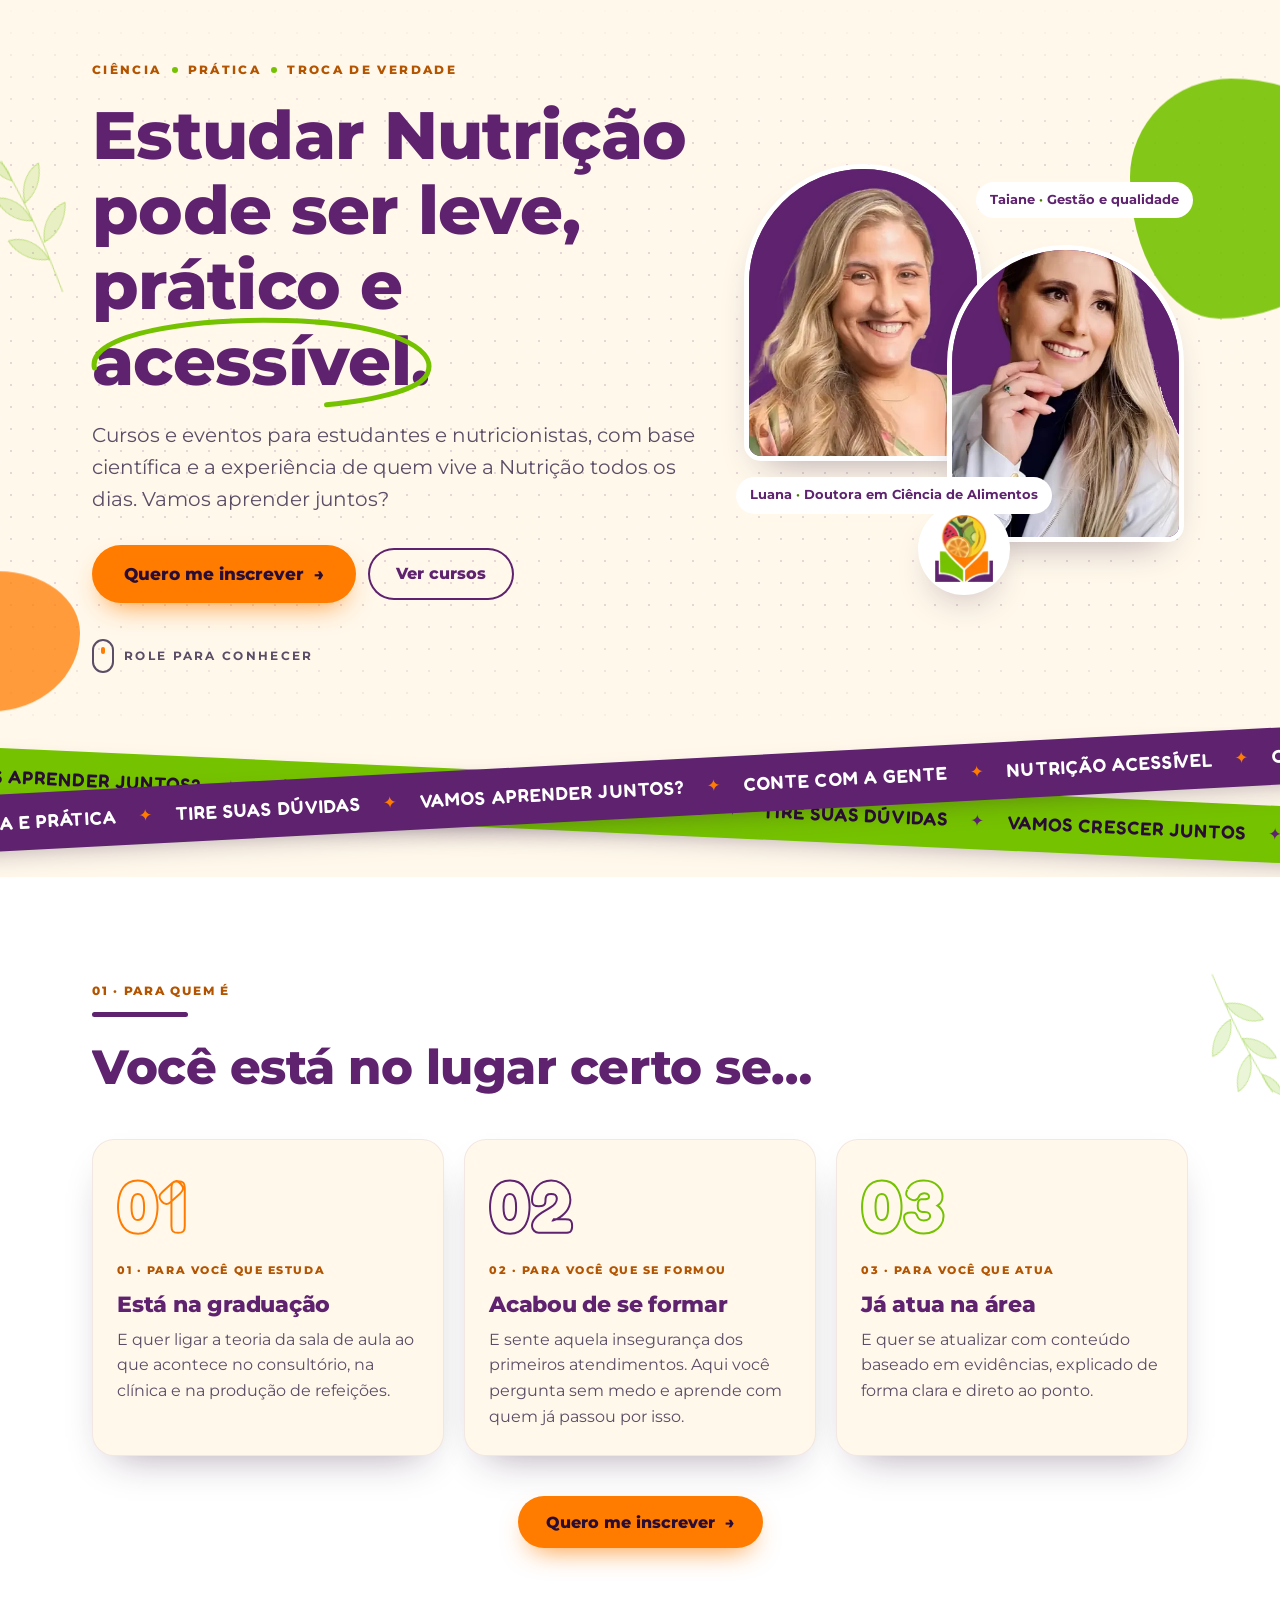
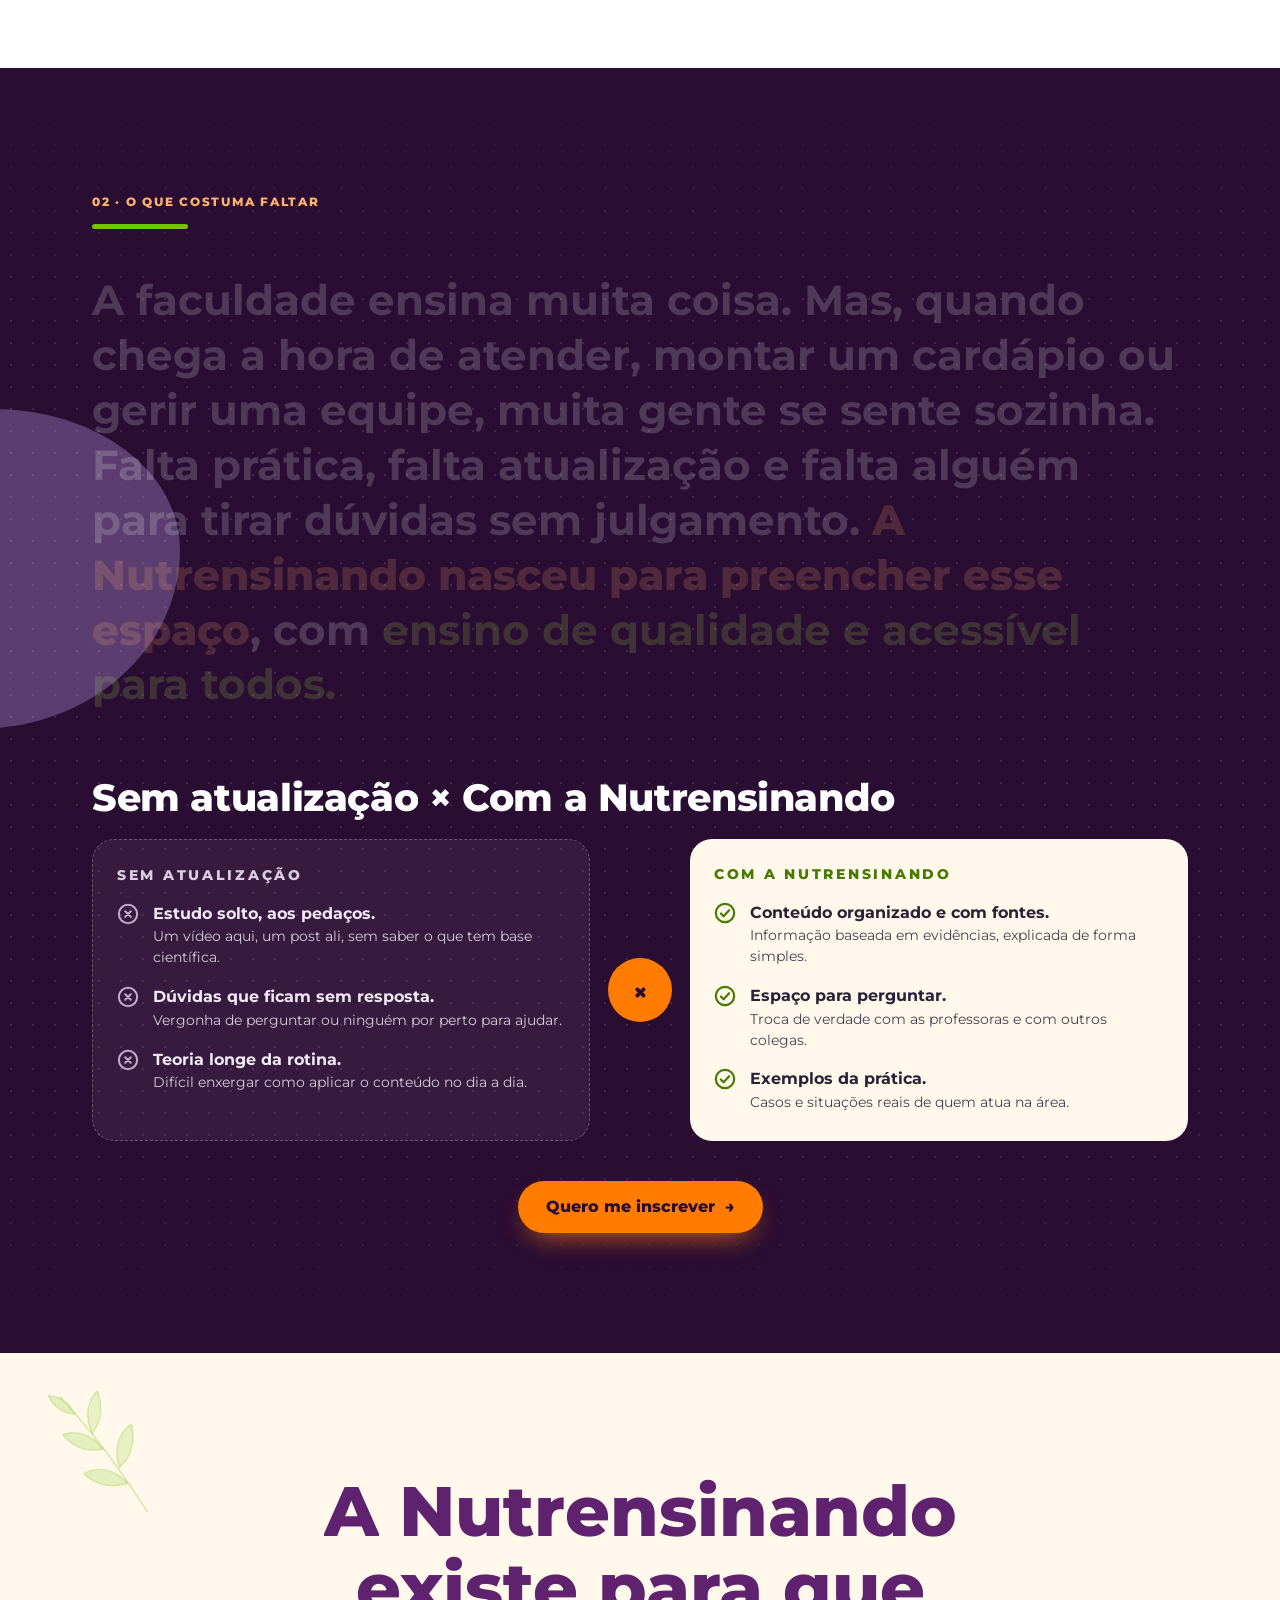
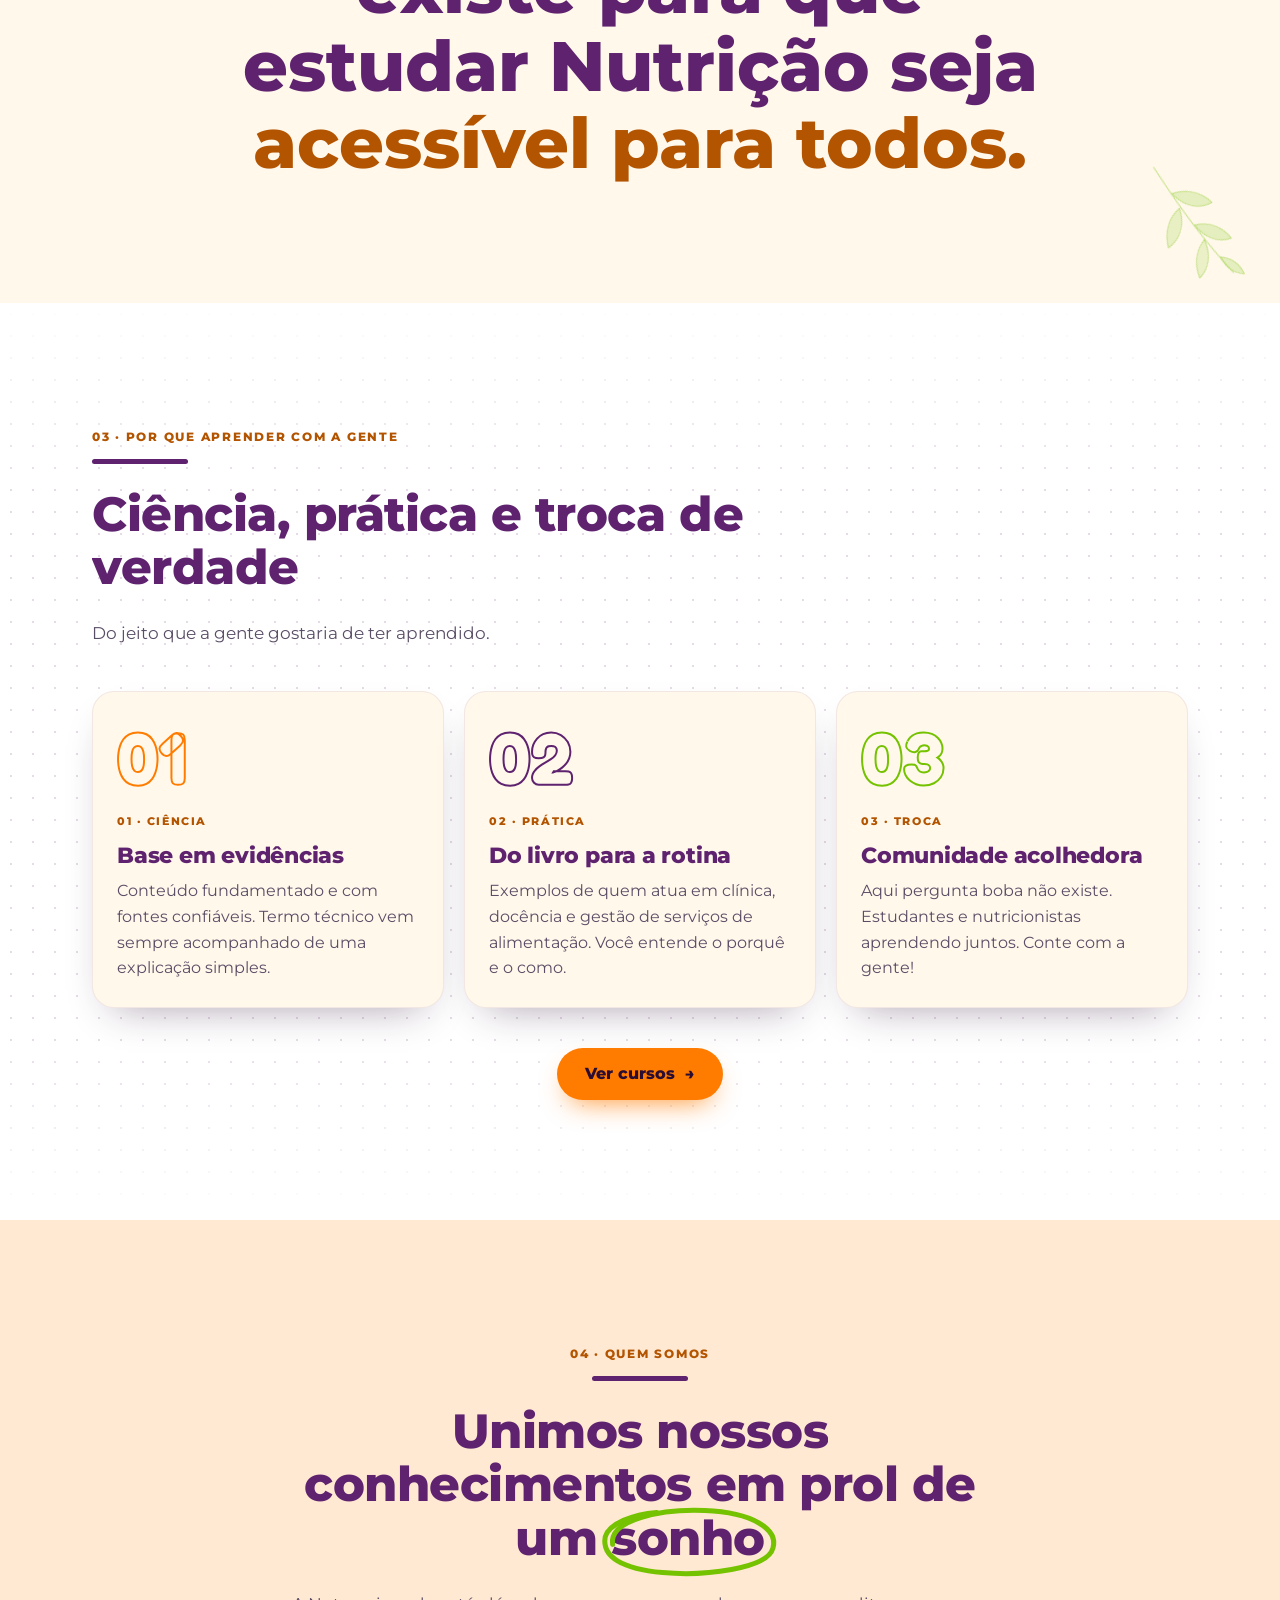
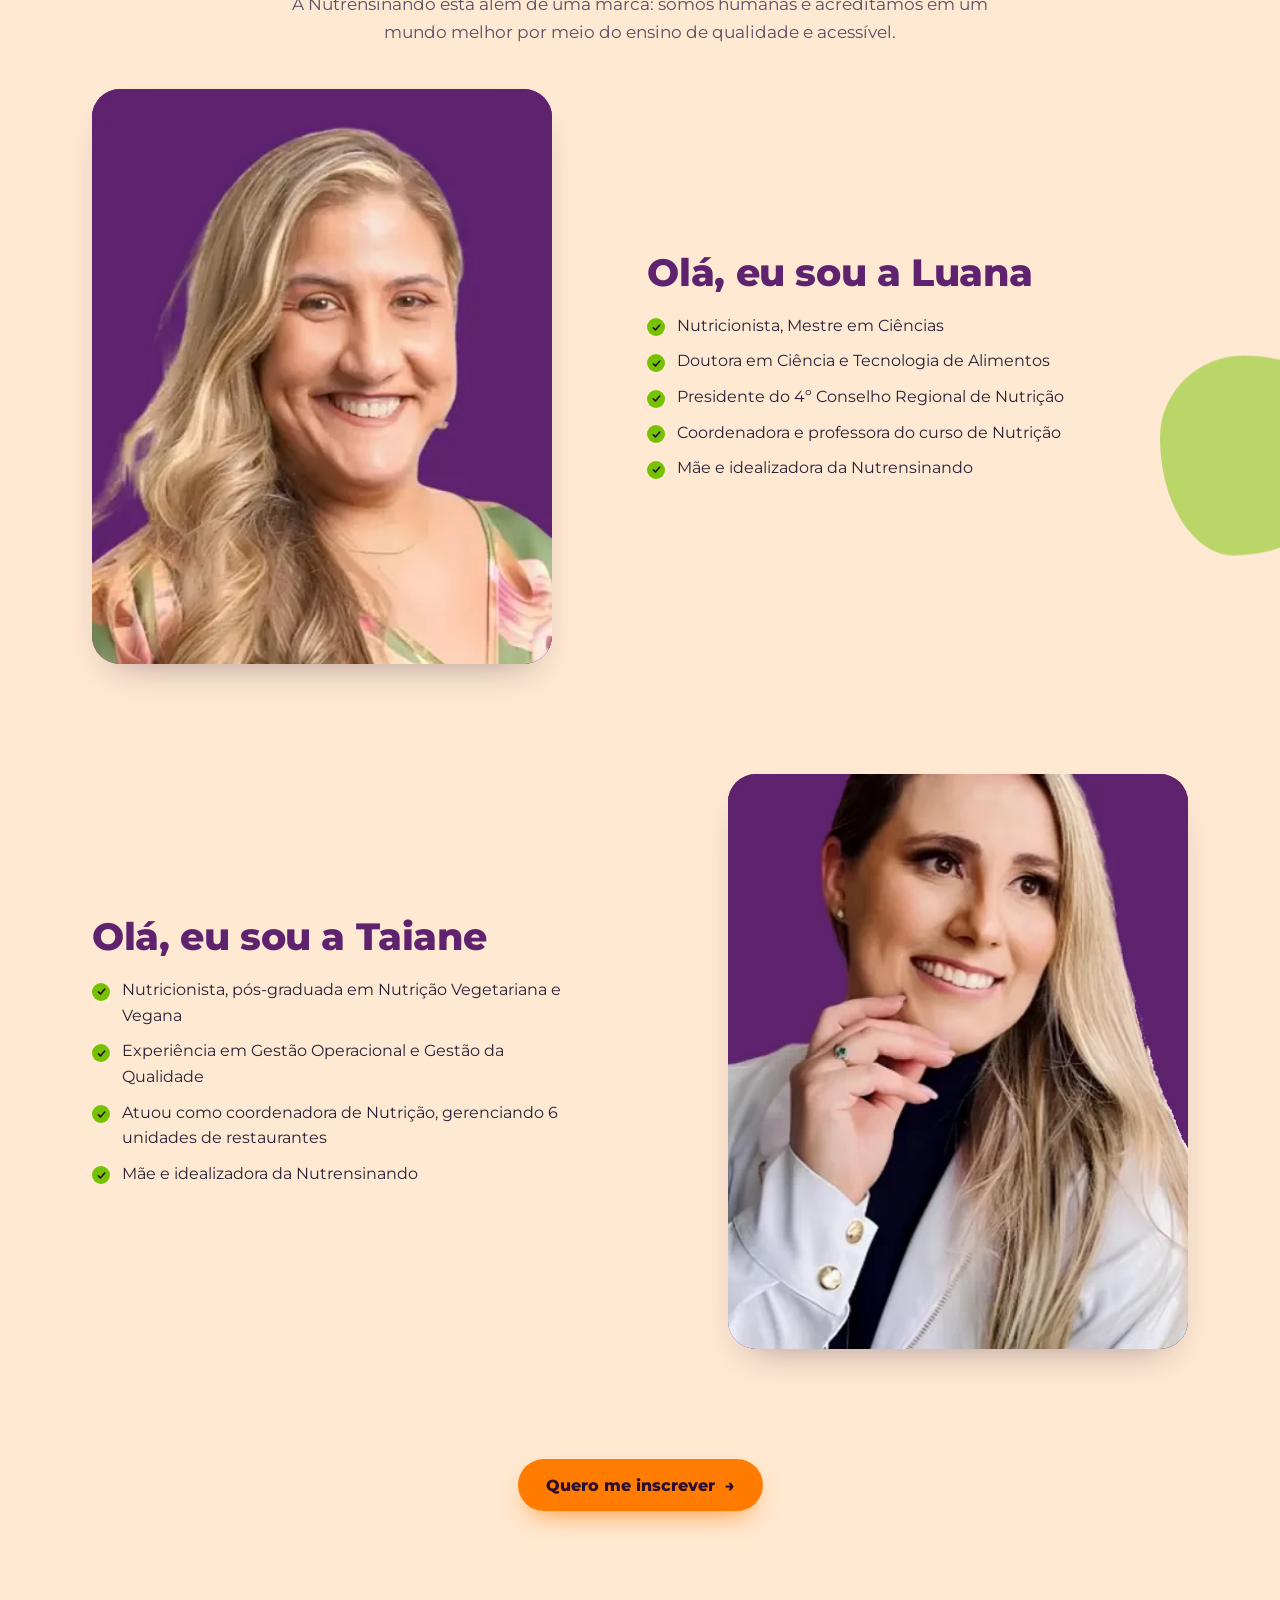
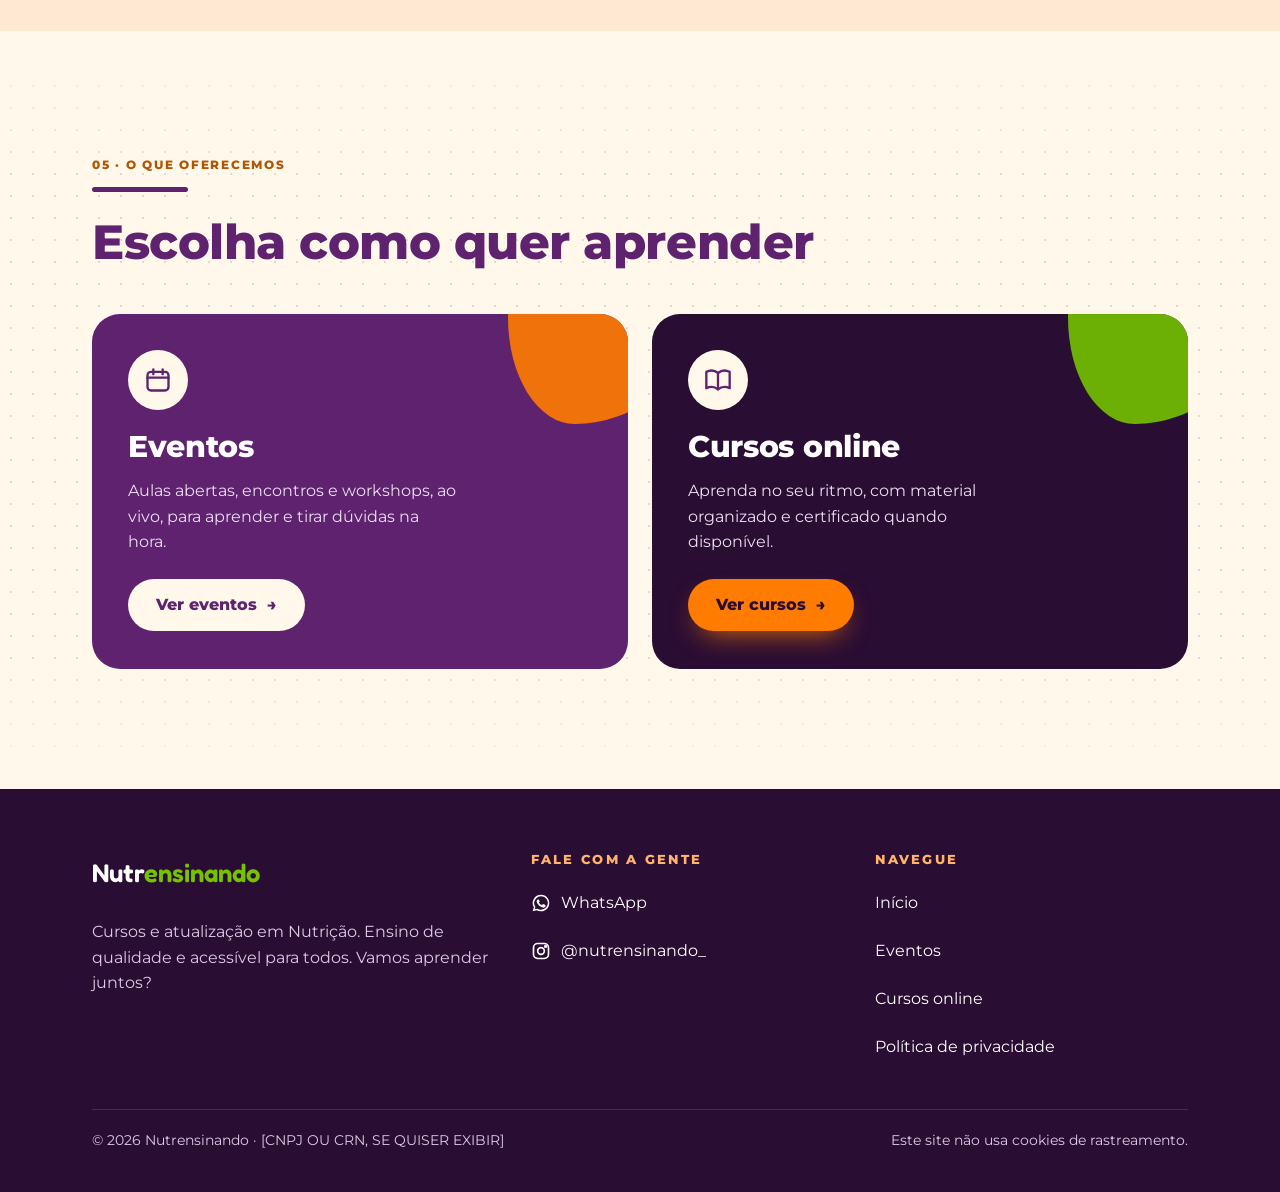
<file: inicio.html>
<!doctype html>
<html lang="pt-BR" class="modo-sites">
<head>
  <meta charset="utf-8">
  <meta name="viewport" content="width=device-width, initial-scale=1, viewport-fit=cover">
  <title>Nutrensinando · Cursos e atualização em Nutrição</title>
  <meta name="description" content="Cursos e eventos de Nutrição com base científica e prática, para estudantes e nutricionistas. Com as nutricionistas Luana e Taiane. Vamos aprender juntos?">
  <meta name="theme-color" content="#5e226f">

  <link rel="preconnect" href="https://fonts.googleapis.com">
  <link rel="preconnect" href="https://fonts.gstatic.com" crossorigin>
  <link href="https://fonts.googleapis.com/css2?family=Fredoka:wght@500;600;700&family=Montserrat:wght@400;600;700;800&display=swap" rel="stylesheet">
  <style>/* =========================================================
   Nutrensinando — estilo do site
   Cores e fontes seguem o Manual da Marca:
   roxo #5e226f · laranja #ff7c00 · verde #75c200
   Montserrat (primária) · Fredoka no lugar da Typo Hoop (secundária)
   ========================================================= */

:root {
  /* Cores da marca */
  --roxo: #5e226f;
  --roxo-noite: #2a0d33;
  --roxo-claro: #efe4f3;
  --laranja: #ff7c00;
  --laranja-escuro: #b35400;   /* versão de texto: contraste AA no creme */
  --laranja-claro: #ffe9d2;
  --verde: #75c200;
  --verde-escuro: #477a00;     /* versão de texto: contraste AA no creme */
  --creme: #fff8eb;
  --branco: #ffffff;
  --tinta: #2a2038;            /* texto principal */
  --tinta-suave: #5a4d66;

  --fonte: "Montserrat", system-ui, -apple-system, "Segoe UI", sans-serif;
  --fonte-marca: "Fredoka", "Montserrat", system-ui, sans-serif;

  --raio: 22px;
  --sombra: 0 18px 40px -22px rgba(42, 13, 51, .45);
  --largura: 1160px;
  --topo: 108px; /* altura do menu fixo no celular */
}

@media (min-width: 900px) {
  :root { --topo: 76px; }
}

*, *::before, *::after { box-sizing: border-box; }

html {
  scroll-behavior: smooth;
  scroll-padding-top: calc(var(--topo) + 12px);
  -webkit-text-size-adjust: 100%;
}

body {
  margin: 0;
  font-family: var(--fonte);
  font-size: 1rem;
  line-height: 1.6;
  color: var(--tinta);
  background: var(--creme);
  overflow-x: hidden;
}

img { max-width: 100%; display: block; height: auto; }
a { color: var(--roxo); }
button { font: inherit; }

h1, h2, h3 {
  font-family: var(--fonte);
  font-weight: 800;
  line-height: 1.12;
  color: var(--roxo);
  margin: 0 0 .5em;
  letter-spacing: -.01em;
}
h1 { font-size: clamp(2.1rem, 7.6vw, 4.2rem); }
h2 { font-size: clamp(1.7rem, 5.4vw, 3rem); }
h3 { font-size: clamp(1.15rem, 3.4vw, 1.4rem); }
p { margin: 0 0 1em; }

.marca { font-family: var(--fonte-marca); font-weight: 600; }
.marca .nutr { color: var(--roxo); }
.marca .ensinando { color: var(--verde-escuro); }

/* Foco visível em laranja */
:focus-visible {
  outline: 3px solid var(--laranja);
  outline-offset: 3px;
  border-radius: 8px;
}

.pular {
  position: absolute; left: 12px; top: -60px; z-index: 100;
  background: var(--roxo); color: #fff; padding: 12px 18px; border-radius: 10px;
}
.pular:focus { top: 12px; }

.sr-only {
  position: absolute; width: 1px; height: 1px; padding: 0; margin: -1px;
  overflow: hidden; clip: rect(0 0 0 0); white-space: nowrap; border: 0;
}

.recipiente {
  width: 100%;
  max-width: var(--largura);
  margin: 0 auto;
  padding: 0 16px;
}
@media (min-width: 700px) { .recipiente { padding: 0 32px; } }

/* =========================================================
   Barra de progresso e menu do topo
   ========================================================= */
.progresso {
  position: fixed; inset: 0 0 auto 0; height: 4px; z-index: 60;
  background: linear-gradient(90deg, var(--roxo), var(--laranja), var(--verde));
  transform-origin: 0 50%;
  transform: scaleX(0);
}

.topo {
  position: fixed; inset: 0 0 auto 0; z-index: 50;
  transition: background .3s, box-shadow .3s, backdrop-filter .3s;
}
.topo.rolou {
  background: rgba(255, 248, 235, .82);
  -webkit-backdrop-filter: blur(14px) saturate(1.4);
  backdrop-filter: blur(14px) saturate(1.4);
  box-shadow: 0 6px 24px -18px rgba(42, 13, 51, .6);
}
.topo__linha {
  display: flex; align-items: center; justify-content: space-between;
  flex-wrap: wrap; gap: 6px 16px;
  padding-top: 10px; padding-bottom: 8px;
}
.logo {
  display: inline-flex; align-items: center; gap: 8px;
  text-decoration: none; min-height: 44px;
}
.logo img { width: 34px; height: auto; }
.logo .marca { font-size: 1.35rem; line-height: 1; }
.logo small {
  display: block; font-family: var(--fonte); font-size: .52rem; font-weight: 700;
  letter-spacing: .08em; color: var(--laranja-escuro); margin-top: 2px;
}

.abas {
  order: 3; width: 100%;
  display: flex; gap: 4px;
  background: rgba(94, 34, 111, .08);
  padding: 4px; border-radius: 999px;
}
.aba {
  flex: 1;
  min-height: 44px; padding: 8px 14px;
  border: 0; border-radius: 999px; cursor: pointer;
  background: transparent; color: var(--roxo);
  font-weight: 700; font-size: .95rem;
  transition: background .25s, color .25s;
}
.aba:hover { background: rgba(94, 34, 111, .1); }
.aba[aria-selected="true"] { background: var(--roxo); color: #fff; }

.topo .topo__cta { display: none; }

@media (min-width: 900px) {
  .abas { order: 0; width: auto; }
  .aba { flex: none; padding: 8px 20px; }
  .topo .topo__cta { display: inline-flex; }
}

/* =========================================================
   Botões
   ========================================================= */
.botao {
  position: relative; overflow: hidden; isolation: isolate;
  display: inline-flex; align-items: center; justify-content: center; gap: 10px;
  min-height: 52px; padding: 14px 28px;
  border: 0; border-radius: 999px; cursor: pointer;
  font-weight: 800; font-size: 1rem; text-decoration: none; text-align: center;
  line-height: 1.2;
  transition: transform .2s, box-shadow .2s, background .2s;
}
.botao:hover { transform: translateY(-2px); }
.botao:active { transform: translateY(0); }

/* Principal: laranja com texto roxo-noite (contraste AA) */
.botao--principal {
  background: var(--laranja); color: var(--roxo-noite);
  box-shadow: 0 12px 28px -12px rgba(255, 124, 0, .9);
}
.botao--principal:hover { background: #ff8f24; }

/* Brilho suave que passa */
.botao--principal::after {
  content: ""; position: absolute; inset: 0; z-index: -1;
  background: linear-gradient(110deg, transparent 30%, rgba(255, 255, 255, .55) 50%, transparent 70%);
  transform: translateX(-120%);
  animation: brilho 4.2s ease-in-out infinite;
}
@keyframes brilho {
  0%, 55% { transform: translateX(-120%); }
  80%, 100% { transform: translateX(120%); }
}

/* Halo pulsando */
.botao--halo::before {
  content: ""; position: absolute; inset: 0; z-index: -2; border-radius: inherit;
  box-shadow: 0 0 0 0 rgba(255, 124, 0, .55);
  animation: halo 2.6s ease-out infinite;
}
.botao--halo { overflow: visible; }
.botao--halo::after { border-radius: 999px; overflow: hidden; clip-path: inset(0 round 999px); }
@keyframes halo {
  0% { box-shadow: 0 0 0 0 rgba(255, 124, 0, .5); }
  70%, 100% { box-shadow: 0 0 0 16px rgba(255, 124, 0, 0); }
}

.botao--contorno {
  background: transparent; color: var(--roxo);
  box-shadow: inset 0 0 0 2px var(--roxo);
}
.botao--contorno:hover { background: var(--roxo); color: #fff; }
.botao--roxo { background: var(--roxo); color: #fff; }
.botao--roxo:hover { background: #4a1958; }
.botao--claro { background: var(--creme); color: var(--roxo); }
.botao--pequeno { min-height: 44px; padding: 10px 20px; font-size: .92rem; }
.botao[disabled], .botao[aria-disabled="true"] { opacity: .55; cursor: not-allowed; transform: none; }

.botao .seta { transition: transform .2s; }
.botao:hover .seta { transform: translateX(4px); }

.acoes { display: flex; flex-wrap: wrap; gap: 12px; align-items: center; }
.acao-secao { margin-top: 40px; display: flex; justify-content: center; }

/* Botão flutuante no celular */
.cta-flutuante {
  position: fixed; left: 50%; bottom: calc(14px + env(safe-area-inset-bottom)); z-index: 40;
  transform: translate(-50%, 160%); transition: transform .35s ease;
}
.cta-flutuante.visivel { transform: translate(-50%, 0); }
.cta-flutuante .botao { min-height: 46px; padding: 10px 24px; font-size: .95rem; white-space: nowrap; box-shadow: 0 10px 24px -8px rgba(42, 13, 51, .45); }
@media (min-width: 900px) { .cta-flutuante { display: none; } }

/* =========================================================
   Seções e fundos
   ========================================================= */
[hidden] { display: none !important; }

.secao {
  position: relative;
  padding: 80px 0;
  overflow: hidden;
}
@media (min-width: 900px) { .secao { padding: 120px 0; } }

.fundo-creme { background: var(--creme); }
.fundo-branco { background: var(--branco); }
.fundo-laranja { background: var(--laranja-claro); }
.fundo-noite { background: var(--roxo-noite); color: #f3e9f6; }
.fundo-noite h2, .fundo-noite h3 { color: #fff; }
.fundo-noite a:not(.botao) { color: #ffc58f; }

/* Pontilhado roxo bem suave */
.pontilhado::before {
  content: ""; position: absolute; inset: 0; pointer-events: none;
  background-image: radial-gradient(rgba(94, 34, 111, .16) 1.2px, transparent 1.3px);
  background-size: 22px 22px;
  -webkit-mask-image: linear-gradient(180deg, transparent, #000 20%, #000 80%, transparent);
  mask-image: linear-gradient(180deg, transparent, #000 20%, #000 80%, transparent);
}
.fundo-noite.pontilhado::before {
  background-image: radial-gradient(rgba(183, 155, 224, .18) 1.2px, transparent 1.3px);
}

.secao > .recipiente { position: relative; z-index: 2; }

/* Selo / rótulo pequeno */
.selo {
  display: inline-flex; flex-wrap: wrap; align-items: center; gap: 4px 10px;
  font-size: .74rem; font-weight: 800; letter-spacing: .2em; text-transform: uppercase;
  color: var(--laranja-escuro);
  margin-bottom: 18px;
}
@media (max-width: 699px) { .selo { letter-spacing: .12em; font-size: .7rem; } }
.selo .ponto { width: 6px; height: 6px; border-radius: 50%; background: var(--verde); }
.fundo-noite .selo { color: #ffb36b; }

.rotulo {
  display: inline-block;
  font-size: .78rem; font-weight: 800; letter-spacing: .14em; text-transform: uppercase;
  color: var(--laranja-escuro);
  margin-bottom: 12px;
}
.fundo-noite .rotulo { color: #ffb36b; }

.cabeca { max-width: 760px; margin-bottom: 44px; }
.cabeca--centro { margin-left: auto; margin-right: auto; text-align: center; }
.cabeca p { font-size: 1.08rem; color: var(--tinta-suave); }
.fundo-noite .cabeca p { color: #dccbe3; }

/* Divisor roxo que cresce */
.divisor {
  display: block; width: 96px; height: 5px; border-radius: 5px;
  background: var(--roxo); margin: 0 0 24px;
  transform-origin: 0 50%;
}
.cabeca--centro .divisor { margin-left: auto; margin-right: auto; transform-origin: 50% 50%; }
.fundo-noite .divisor { background: var(--verde); }

/* Folhas e manchas decorativas */
.deco { position: absolute; pointer-events: none; z-index: 1; will-change: transform; }
.mancha { border-radius: 42% 58% 63% 37% / 41% 44% 56% 59%; filter: blur(0); opacity: .9; }
.mancha--verde { background: var(--verde); }
.mancha--laranja { background: var(--laranja); }
.mancha--roxa { background: #b79be0; opacity: .35; }
.folha { color: var(--verde); opacity: .55; }
.folha svg { width: 100%; height: auto; aspect-ratio: 200 / 260; }
@media (max-width: 699px) {
  .abertura .mancha--verde { width: 150px !important; height: 150px !important; right: -95px !important; top: 150px !important; }
}

/* =========================================================
   Efeitos que surgem com a rolagem
   ========================================================= */
.js [data-surgir] {
  opacity: 0; transform: translateY(28px);
  transition: opacity .8s ease, transform .8s cubic-bezier(.2, .7, .2, 1);
}
.js [data-surgir].visivel { opacity: 1; transform: none; }

/* Palavras subindo uma a uma */
.js [data-palavras] .pal {
  display: inline-block; overflow: hidden; vertical-align: top;
  padding-bottom: .08em; margin-bottom: -.08em;
}
.js [data-palavras] .pal > span {
  display: inline-block; transform: translateY(105%);
  transition: transform .8s cubic-bezier(.2, .75, .2, 1);
  transition-delay: calc(var(--i) * 70ms);
}
.js [data-palavras].visivel .pal > span { transform: none; }

/* Divisor */
.js .divisor { transform: scaleX(0); transition: transform 1s cubic-bezier(.2, .7, .2, 1) .2s; }
.js .divisor.visivel { transform: scaleX(1); }

/* Cartões em sequência */
.js [data-sequencia] > * {
  opacity: 0; transform: translateY(36px);
  transition: opacity .7s ease, transform .7s cubic-bezier(.2, .7, .2, 1);
  transition-delay: calc(var(--i, 0) * 120ms);
}
.js [data-sequencia].visivel > * { opacity: 1; transform: none; }

/* Círculo verde à mão */
.destaque-circulo {
  position: relative; display: inline-block; white-space: nowrap;
  color: var(--roxo);
}
.destaque-circulo svg {
  position: absolute; left: -10%; top: -18%; width: 120%; height: 140%;
  overflow: visible; pointer-events: none;
}
.destaque-circulo path {
  fill: none; stroke: var(--verde); stroke-width: 5; stroke-linecap: round;
  vector-effect: non-scaling-stroke;
  stroke-dasharray: 1; stroke-dashoffset: 0;
}
.js .destaque-circulo path { stroke-dashoffset: 1; transition: stroke-dashoffset 1.3s cubic-bezier(.6, .1, .2, 1) .7s; }
.js .visivel .destaque-circulo path, .js .destaque-circulo.visivel path { stroke-dashoffset: 0; }

/* Texto que acende */
.acende { font-size: clamp(1.45rem, 4.6vw, 2.6rem); line-height: 1.32; font-weight: 700; color: #fff; }
.js .acende .p { opacity: .18; transition: opacity .25s linear, color .25s linear; }
.js .acende .p.acesa { opacity: 1; }
.acende strong { color: #ffb36b; font-weight: 800; }
.acende .verde { color: #a6e04c; }

/* =========================================================
   Abertura (hero)
   ========================================================= */
.abertura {
  padding: calc(var(--topo) + 40px) 0 72px;
  min-height: 100svh;
  display: flex; align-items: center;
}
.abertura__grade {
  display: grid; gap: 44px; align-items: center;
}
@media (min-width: 900px) {
  .abertura { padding-top: calc(var(--topo) + 60px); }
  .abertura__grade { grid-template-columns: 1.15fr .85fr; }
}
.abertura h1 { margin-bottom: 20px; }
.abertura__sub { font-size: clamp(1.05rem, 2.6vw, 1.25rem); color: var(--tinta-suave); max-width: 34em; margin-bottom: 30px; }
.abertura .botao--principal { font-size: 1.08rem; min-height: 58px; padding: 16px 32px; }

.abertura__fotos {
  position: relative; width: min(100%, 440px); margin: 0 auto;
  aspect-ratio: 1 / 1.02;
}
.abertura__fotos figure {
  position: absolute; margin: 0; overflow: hidden;
  border-radius: 200px 200px 28px 28px;
  box-shadow: var(--sombra);
  border: 5px solid var(--branco);
}
.abertura__fotos figure img { width: 100%; height: 100%; object-fit: cover; }
.abertura__fotos .f1 { left: 0; top: 4%; width: 54%; aspect-ratio: 4 / 5; background: var(--roxo); }
.abertura__fotos .f2 { right: 0; top: 22%; width: 54%; aspect-ratio: 4 / 5; background: var(--roxo); }
.abertura__fotos .simbolo {
  position: absolute; left: 50%; bottom: 0; transform: translateX(-50%);
  width: 92px; height: 92px; border-radius: 50%;
  background: var(--branco); display: grid; place-items: center;
  box-shadow: var(--sombra); z-index: 3;
}
.abertura__fotos .simbolo img { width: 58px; }
.abertura__fotos .etiqueta {
  position: absolute; z-index: 3; background: var(--branco);
  padding: 8px 14px; border-radius: 999px; font-size: .8rem; font-weight: 700;
  color: var(--roxo); box-shadow: var(--sombra);
}
.etiqueta--1 { left: -2%; bottom: 18%; }
.etiqueta--2 { right: -2%; top: 8%; }
.etiqueta i { font-style: normal; color: var(--verde-escuro); }

.rolar-dica {
  margin-top: 36px; display: inline-flex; align-items: center; gap: 10px;
  font-size: .72rem; letter-spacing: .2em; font-weight: 700; color: var(--tinta-suave); text-transform: uppercase;
}
.rolar-dica span {
  width: 22px; height: 34px; border: 2px solid currentColor; border-radius: 12px; position: relative;
}
.rolar-dica span::after {
  content: ""; position: absolute; left: 50%; top: 6px; width: 4px; height: 7px; margin-left: -2px;
  border-radius: 2px; background: var(--laranja); animation: rolar 1.8s ease-in-out infinite;
}
@keyframes rolar { 0% { transform: translateY(0); opacity: 1; } 80%, 100% { transform: translateY(12px); opacity: 0; } }

/* =========================================================
   Faixas inclinadas correndo de lado
   ========================================================= */
.faixas {
  position: relative; height: 150px; overflow: hidden;
  background: var(--creme); z-index: 3;
  margin: -30px 0 -20px;
}
.faixa {
  position: absolute; left: -5%; width: 110%;
  padding: 14px 0; overflow: hidden;
  box-shadow: 0 10px 30px -16px rgba(42, 13, 51, .5);
}
.faixa--roxa { top: 34px; background: var(--roxo); color: #fff; transform: rotate(-3deg); z-index: 2; }
.faixa--verde { top: 50px; background: var(--verde); color: var(--roxo-noite); transform: rotate(2.6deg); }
.faixa__trilho {
  display: flex; width: max-content;
  animation: correr 34s linear infinite;
}
.faixa--verde .faixa__trilho { animation-direction: reverse; animation-duration: 40s; }
.faixa__trilho span {
  display: inline-flex; align-items: center; gap: 22px; padding-right: 22px;
  font-family: var(--fonte-marca); font-weight: 600; font-size: 1.15rem; white-space: nowrap;
  text-transform: uppercase; letter-spacing: .06em;
}
.faixa__trilho span::after { content: "✦"; color: var(--laranja); font-size: .9em; }
.faixa--verde .faixa__trilho span::after { color: var(--roxo); }
@keyframes correr { to { transform: translateX(-50%); } }

/* =========================================================
   Cartões numerados com número vazado
   ========================================================= */
.numerados {
  display: grid; gap: 20px;
}
@media (min-width: 760px) { .numerados { grid-template-columns: repeat(3, 1fr); } }
.cartao-num {
  position: relative; background: var(--branco);
  border-radius: var(--raio); padding: 28px 24px 26px;
  box-shadow: var(--sombra);
  border: 1px solid rgba(94, 34, 111, .08);
  transition: transform .3s, box-shadow .3s;
}
.cartao-num:hover { transform: translateY(-6px); }
.fundo-branco .cartao-num { background: var(--creme); }
.cartao-num__numero {
  display: block; font-family: var(--fonte-marca); font-weight: 700;
  font-size: 4.6rem; line-height: 1; margin-bottom: 14px;
  color: transparent; -webkit-text-stroke: 2px var(--laranja);
}
.cartao-num:nth-child(2) .cartao-num__numero { -webkit-text-stroke-color: var(--roxo); }
.cartao-num:nth-child(3) .cartao-num__numero { -webkit-text-stroke-color: var(--verde); }
.cartao-num h3 { margin-bottom: 10px; }
.fundo-noite .cartao-num h3 { color: var(--roxo); }
.fundo-noite .cartao-num { color: var(--tinta); }
.cartao-num p { color: var(--tinta-suave); margin: 0; }
.cartao-num .rotulo { font-size: .7rem; }

/* =========================================================
   Antes × depois
   ========================================================= */
.comparar { display: grid; gap: 18px; }
@media (min-width: 820px) { .comparar { grid-template-columns: 1fr auto 1fr; align-items: stretch; } }
.comparar__col {
  border-radius: var(--raio); padding: 28px 24px;
}
.comparar__col h3 { font-size: .85rem; letter-spacing: .2em; text-transform: uppercase; margin-bottom: 18px; }
.comparar__col ul { list-style: none; margin: 0; padding: 0; display: grid; gap: 16px; }
.comparar__col li { display: grid; grid-template-columns: 26px 1fr; gap: 10px; }
.comparar__col li strong { display: block; }
.comparar__col li small { display: block; font-size: .9rem; opacity: .85; line-height: 1.45; }
.comparar__sem { background: rgba(255, 255, 255, .06); border: 1px dashed rgba(255, 255, 255, .25); }
.comparar__sem h3 { color: #dccbe3; }
.comparar__sem .ic { color: #c9a9d4; }
.comparar__com { background: var(--creme); color: var(--tinta); }
.comparar__com h3 { color: var(--verde-escuro); }
.comparar__com .ic { color: var(--verde-escuro); }
.comparar__vs {
  align-self: center; justify-self: center;
  font-family: var(--fonte-marca); font-weight: 700; font-size: 1.4rem;
  width: 64px; height: 64px; border-radius: 50%; display: grid; place-items: center;
  background: var(--laranja); color: var(--roxo-noite);
}
.ic { width: 22px; height: 22px; margin-top: 2px; }

/* Frase de efeito em letras grandes */
.frase-efeito {
  font-size: clamp(1.9rem, 6.4vw, 4.4rem); line-height: 1.1; font-weight: 800;
  color: var(--roxo); max-width: 18ch; margin: 0 auto; text-align: center;
}
.frase-efeito em { font-style: normal; color: var(--laranja-escuro); }

/* =========================================================
   Blocos alternados de imagem e texto
   ========================================================= */
.alternado {
  display: grid; gap: 28px; align-items: center;
  margin-bottom: 72px;
}
.alternado:last-child { margin-bottom: 0; }
@media (min-width: 860px) {
  .alternado { grid-template-columns: 1fr 1.1fr; gap: 64px; margin-bottom: 110px; }
  .alternado:nth-of-type(even) .alternado__img { order: 2; }
}
.alternado__img {
  position: relative; border-radius: 28px; overflow: hidden;
  aspect-ratio: 4 / 5; max-width: 460px; width: 100%;
  background: var(--roxo); box-shadow: var(--sombra);
}
@media (min-width: 860px) { .alternado:nth-of-type(even) .alternado__img { justify-self: end; } }
.alternado__img img { width: 100%; height: 100%; object-fit: cover; }
.alternado__img::after {
  content: ""; position: absolute; inset: auto -30px -30px auto; width: 120px; height: 120px;
  border-radius: 50%; background: var(--verde); opacity: .85; z-index: -1;
}
.num-pequeno {
  font-family: var(--fonte-marca); font-weight: 700; color: var(--laranja-escuro);
  font-size: 1rem; letter-spacing: .08em; display: inline-flex; gap: 10px; align-items: center; margin-bottom: 8px;
}
.num-pequeno::after { content: ""; width: 44px; height: 2px; background: currentColor; }
.alternado h3 { font-size: clamp(1.6rem, 4.6vw, 2.4rem); }
.lista-check { list-style: none; padding: 0; margin: 0 0 22px; display: grid; gap: 10px; }
.lista-check li { position: relative; padding-left: 30px; }
.lista-check li::before {
  content: ""; position: absolute; left: 0; top: .35em; width: 18px; height: 18px; border-radius: 50%;
  background: var(--verde) url("data:image/svg+xml,%3Csvg xmlns='http://www.w3.org/2000/svg' viewBox='0 0 24 24'%3E%3Cpath d='M6 12.5l4 4 8-9' fill='none' stroke='%232a0d33' stroke-width='3' stroke-linecap='round' stroke-linejoin='round'/%3E%3C/svg%3E") center / 13px no-repeat;
}
.citacao {
  border-left: 4px solid var(--verde); padding: 4px 0 4px 16px; margin: 0 0 24px;
  font-style: italic; color: var(--tinta-suave);
}

/* =========================================================
   O que oferecemos
   ========================================================= */
.ofertas { display: grid; gap: 20px; }
@media (min-width: 760px) { .ofertas { grid-template-columns: 1fr 1fr; gap: 24px; } }
.oferta {
  position: relative; overflow: hidden; isolation: isolate;
  border-radius: 28px; padding: 28px 24px 30px;
  display: flex; flex-direction: column; align-items: flex-start; gap: 14px;
  color: #fff;
}
@media (min-width: 760px) { .oferta { padding: 36px 36px 38px; } }
.oferta--eventos { background: var(--roxo); }
.oferta--cursos { background: var(--roxo-noite); }
.oferta h3 { color: #fff; font-size: clamp(1.5rem, 4.5vw, 1.9rem); margin: 6px 0 0; }
.oferta p { color: #ecdff1; margin: 0; max-width: 30ch; }
.oferta > div:last-child { margin-top: auto; padding-top: 10px; }
.oferta .mancha { position: absolute; z-index: -1; width: 150px; height: 150px; right: -55px; top: -55px; }
@media (min-width: 760px) { .oferta .mancha { width: 180px; height: 180px; right: -60px; top: -70px; } }
.oferta__icone {
  flex: none; width: 60px; height: 60px; border-radius: 50%;
  background: var(--creme); display: grid; place-items: center; color: var(--roxo);
}
.oferta__icone svg { width: 28px; height: 28px; }

/* =========================================================
   Aba Eventos
   ========================================================= */
.cabeca-aba { padding: calc(var(--topo) + 48px) 0 56px; }
.cabeca-aba h1 { font-size: clamp(2rem, 6.4vw, 3.6rem); max-width: 18ch; }
.cabeca-aba p { font-size: 1.1rem; color: var(--tinta-suave); max-width: 36em; }

.eventos { display: grid; gap: 22px; }
@media (min-width: 820px) { .eventos { grid-template-columns: repeat(2, 1fr); } }
.evento {
  display: grid; grid-template-columns: 82px 1fr; gap: 18px;
  background: var(--branco); border-radius: var(--raio); padding: 22px;
  box-shadow: var(--sombra); border: 1px solid rgba(94, 34, 111, .08);
}
.evento__data {
  border-radius: 18px; background: var(--roxo); color: #fff; text-align: center;
  padding: 12px 6px; align-self: start;
  font-family: var(--fonte-marca); line-height: 1.05;
}
.evento__data b { display: block; font-size: 1.9rem; }
.evento__data span { font-size: .8rem; text-transform: uppercase; letter-spacing: .1em; }
.evento h3 { margin-bottom: 6px; }
.evento__meta { display: flex; flex-wrap: wrap; gap: 6px 14px; font-size: .88rem; color: var(--tinta-suave); margin-bottom: 10px; }
.evento__meta span { display: inline-flex; align-items: center; gap: 6px; }
.evento p { font-size: .96rem; color: var(--tinta-suave); }
.evento__preco { font-size: .9rem; color: var(--tinta-suave); }
.evento__preco b { color: var(--tinta); }
.evento__acoes { display: flex; flex-wrap: wrap; align-items: center; gap: 6px 16px; margin-top: 4px; }
.link-evento {
  display: inline-flex; align-items: center; min-height: 44px;
  color: var(--roxo); font-weight: 700; text-decoration: underline; text-underline-offset: 4px;
}

.inscricao { display: grid; gap: 36px; }
@media (min-width: 900px) { .inscricao { grid-template-columns: .9fr 1.1fr; gap: 64px; align-items: start; } }

.formulario {
  background: var(--branco); color: var(--tinta);
  border-radius: 28px; padding: 26px 20px; box-shadow: var(--sombra);
}
@media (min-width: 600px) { .formulario { padding: 36px; } }
.campo { display: grid; gap: 6px; margin-bottom: 18px; }
.campo label, .campo legend { font-weight: 700; font-size: .95rem; color: var(--roxo); }
.campo input, .campo select, .campo textarea {
  width: 100%; min-height: 50px; padding: 12px 14px;
  font: inherit; color: var(--tinta);
  border: 2px solid #d9cce0; border-radius: 14px; background: #fffdf9;
  transition: border-color .2s;
}
.campo textarea { min-height: 96px; resize: vertical; }
.campo input:focus, .campo select:focus, .campo textarea:focus { border-color: var(--roxo); }
.campo .ajuda { font-size: .82rem; color: var(--tinta-suave); }
fieldset.campo { border: 0; padding: 0; margin: 0 0 18px; }
.opcoes { display: flex; flex-wrap: wrap; gap: 8px; }
.opcao input { position: absolute; opacity: 0; }
.opcao span {
  display: inline-flex; align-items: center; min-height: 44px; padding: 8px 16px;
  border-radius: 999px; border: 2px solid #d9cce0; cursor: pointer; font-weight: 600; font-size: .92rem;
}
.opcao input:checked + span { background: var(--roxo); color: #fff; border-color: var(--roxo); }
.opcao input:focus-visible + span { outline: 3px solid var(--laranja); outline-offset: 3px; }
.aceite { display: grid; grid-template-columns: 26px 1fr; gap: 10px; font-size: .88rem; margin-bottom: 20px; }
.aceite input { width: 22px; height: 22px; margin: 2px 0 0; accent-color: var(--roxo); }
.formulario .botao { width: 100%; }
.mensagem-form { margin-top: 14px; font-weight: 600; min-height: 1.5em; }
.mensagem-form.ok { color: var(--verde-escuro); }
.mensagem-form.erro { color: #b3261e; }

.horarios {
  display: grid; grid-template-columns: 72px 1fr; gap: 18px; align-items: start;
  background: rgba(255, 255, 255, .08); border-radius: var(--raio); padding: 22px; margin-top: 28px;
}
.horarios ul { list-style: none; padding: 0; margin: 0; display: grid; gap: 6px; }

/* Ícones no estilo dos destaques do Instagram */
.destaque-ig {
  width: 72px; height: 72px; border-radius: 50%;
  display: grid; place-items: center; text-align: center;
  font-family: var(--fonte-marca); font-weight: 600; font-size: .95rem; line-height: 1;
  box-shadow: 0 0 0 3px var(--creme), 0 0 0 6px currentColor;
  margin: 6px;
}
.destaque-ig--verde { background: var(--verde); color: var(--verde); }
.destaque-ig--verde span { color: #fff; text-shadow: 0 1px 2px rgba(42, 13, 51, .35); }
.destaque-ig--roxo { background: var(--roxo); color: var(--roxo); }
.destaque-ig--roxo span, .destaque-ig--roxo svg { color: #fff; }
.destaque-ig svg { width: 34px; height: 34px; }
.fundo-noite .destaque-ig { box-shadow: 0 0 0 3px var(--roxo-noite), 0 0 0 6px currentColor; }

/* =========================================================
   Aba Cursos
   ========================================================= */
.filtros { display: flex; flex-wrap: wrap; gap: 18px 28px; margin-bottom: 32px; }
.filtros fieldset { border: 0; padding: 0; margin: 0; }
.filtros legend { font-size: .78rem; font-weight: 800; letter-spacing: .14em; text-transform: uppercase; color: var(--laranja-escuro); margin-bottom: 8px; }

.grade-cursos { display: grid; gap: 24px; }
@media (min-width: 640px) { .grade-cursos { grid-template-columns: repeat(2, 1fr); } }
@media (min-width: 1000px) { .grade-cursos { grid-template-columns: repeat(3, 1fr); } }

.curso {
  position: relative; display: flex; flex-direction: column; cursor: pointer;
  background: var(--branco); border-radius: var(--raio); overflow: hidden;
  box-shadow: var(--sombra); border: 1px solid rgba(94, 34, 111, .08);
  transition: transform .3s, box-shadow .3s;
}
.curso:hover { transform: translateY(-6px); box-shadow: 0 26px 50px -24px rgba(42, 13, 51, .55); }
.curso--destaque { outline: 3px solid var(--laranja); outline-offset: -3px; }
@media (min-width: 1000px) { .curso--destaque { grid-column: span 2; flex-direction: row; } .curso--destaque .curso__capa { width: 46%; aspect-ratio: auto; } }

.curso__capa {
  position: relative; aspect-ratio: 16 / 10; background: var(--roxo); overflow: hidden;
}
.curso__capa img { width: 100%; height: 100%; object-fit: cover; }
.capa-padrao {
  position: absolute; inset: 0; display: grid; place-items: center; padding: 20px;
  background:
    radial-gradient(circle at 85% 15%, var(--verde) 0 70px, transparent 71px),
    radial-gradient(circle at 10% 100%, var(--laranja) 0 80px, transparent 81px),
    var(--roxo);
  color: #fff; text-align: center;
}
.curso__capa .capa-padrao img { width: 64px; height: auto; margin: 0 auto 8px; object-fit: contain; }
.capa-padrao span { font-family: var(--fonte-marca); font-weight: 600; font-size: 1.15rem; line-height: 1.2; }

.status {
  position: absolute; top: 14px; left: 14px; z-index: 2;
  font-size: .72rem; font-weight: 800; letter-spacing: .12em; text-transform: uppercase;
  padding: 6px 12px; border-radius: 999px;
}
.status--disponivel { background: var(--verde); color: var(--roxo-noite); }
.status--em_breve { background: var(--laranja); color: var(--roxo-noite); }
.status--esgotado { background: #ece6ef; color: #4a3d55; }
.selo-destaque {
  position: absolute; top: 14px; right: 14px; z-index: 2;
  background: var(--creme); color: var(--roxo); font-weight: 800; font-size: .72rem;
  padding: 6px 12px; border-radius: 999px; letter-spacing: .1em; text-transform: uppercase;
}

.curso__corpo { padding: 22px 22px 24px; display: flex; flex-direction: column; flex: 1; }
.curso__corpo h3 { margin-bottom: 6px; }
.curso__sub { color: var(--tinta-suave); font-size: .95rem; margin-bottom: 14px; }
.curso__info { display: flex; flex-wrap: wrap; gap: 6px 14px; font-size: .85rem; font-weight: 600; color: var(--roxo); margin-bottom: 14px; }
.curso__info span { display: inline-flex; align-items: center; gap: 6px; }
.curso__preco { font-size: .92rem; color: var(--tinta-suave); margin-bottom: 16px; }
.curso__preco b { color: var(--tinta); font-size: 1.1rem; }
.curso__acoes { margin-top: auto; display: grid; gap: 10px; }
.curso__acoes .botao { width: 100%; }
.curso__para { font-size: .9rem; color: var(--tinta-suave); margin-bottom: 12px; }
.curso__para b { color: var(--roxo); }
.curso .lista-check { font-size: .9rem; gap: 6px; margin-bottom: 16px; }
.curso .lista-check li { padding-left: 26px; }
.curso .lista-check li::before { width: 16px; height: 16px; background-size: 11px; }
.curso__profs { display: flex; align-items: center; gap: 10px; font-size: .88rem; font-weight: 700; color: var(--roxo); margin-bottom: 12px; }
.curso__fotos { display: inline-flex; }
.curso__fotos img { width: 32px; height: 32px; border-radius: 50%; object-fit: cover; object-position: top; border: 2px solid var(--branco); background: var(--roxo); }
.curso__fotos img + img { margin-left: -10px; }
.curso__nota { display: block; text-align: center; font-size: .78rem; color: var(--tinta-suave); }
.curso__acoes--destaque { max-width: 360px; }

.aviso-vazio { text-align: center; padding: 32px; color: var(--tinta-suave); }

/* Destaque de curso em bloco alternado */
.curso-alternado .alternado__img { aspect-ratio: 4 / 3; max-width: 560px; }

/* Curso em destaque */
.etiqueta-destaque {
  display: inline-flex; align-items: center; gap: 6px; margin-bottom: 14px;
  background: var(--laranja-claro, #ffe6cc); color: var(--laranja-escuro);
  font-weight: 800; font-size: .78rem; letter-spacing: .1em; text-transform: uppercase;
  padding: 7px 14px; border-radius: 999px;
}
.destaque__texto h3 { margin-bottom: 10px; }
.destaque__sub { font-size: 1.1rem; color: var(--tinta-suave); margin-bottom: 16px; max-width: 34em; }
.destaque__texto .curso__info { margin-bottom: 20px; }
.destaque__texto .lista-check { margin-bottom: 20px; }
.curso-alternado { margin-bottom: 0; }
.curso-alternado .alternado__img { max-width: 520px; }
.curso-alternado .capa-padrao span { font-size: 1.4rem; }
.curso-alternado .capa-padrao img { width: 84px; }
/* O brilho do botão não pode vazar quando o botão tem halo */
.botao--halo::after { display: none; }

/* Janela "Quero me inscrever" */
.escolha {
  border: 0; border-radius: 28px; padding: 32px 24px 26px; width: min(460px, calc(100vw - 32px));
  background: var(--creme); color: var(--tinta); box-shadow: 0 30px 80px -20px rgba(42, 13, 51, .6);
}
.escolha::backdrop { background: rgba(42, 13, 51, .55); backdrop-filter: blur(3px); }
.escolha[open] { animation: escolha-entra .25s ease-out; }
@keyframes escolha-entra { from { opacity: 0; transform: translateY(14px) scale(.98); } }
.escolha h2 { font-size: clamp(1.4rem, 5vw, 1.8rem); margin: 0 36px 6px 0; }
.escolha > p { color: var(--tinta-suave); margin: 0 0 20px; }
.escolha__fechar {
  position: absolute; top: 14px; right: 14px; width: 44px; height: 44px; border: 0; border-radius: 50%;
  background: transparent; color: var(--roxo); font-size: 1.8rem; line-height: 1; cursor: pointer;
}
.escolha__fechar:hover { background: var(--roxo-claro); }
.escolha__opcoes { display: grid; gap: 12px; }
.escolha__opcao {
  display: grid; grid-template-columns: auto 1fr auto; align-items: center; gap: 14px;
  padding: 16px 18px; border-radius: 20px; color: #fff; text-decoration: none;
  transition: transform .2s, box-shadow .2s;
}
.escolha__opcao:hover { transform: translateY(-2px); box-shadow: 0 14px 30px -14px rgba(42, 13, 51, .7); }
.escolha__opcao--eventos { background: var(--roxo); }
.escolha__opcao--cursos { background: var(--roxo-noite); }
.escolha__opcao .oferta__icone { width: 48px; height: 48px; }
.escolha__opcao .oferta__icone svg { width: 24px; height: 24px; }
.escolha__opcao b { display: block; font-family: var(--fonte-marca); font-size: 1.15rem; }
.escolha__opcao small { display: block; color: #ecdff1; font-size: .88rem; }
.escolha__opcao .seta { font-size: 1.3rem; color: var(--laranja); }

/* Bloco "Já é aluna?" */
.ja-aluna {
  display: grid; gap: 22px; align-items: center; justify-items: start;
  background: var(--laranja-claro); border-radius: 28px; padding: 30px 24px;
}
@media (min-width: 760px) { .ja-aluna { grid-template-columns: auto 1fr auto; padding: 34px 40px; } }
.ja-aluna h2 { font-size: clamp(1.5rem, 4vw, 2.1rem); margin-bottom: 4px; }
.ja-aluna p { margin: 0; color: var(--tinta-suave); }

/* =========================================================
   Rodapé
   ========================================================= */
.rodape { background: var(--roxo-noite); color: #dccbe3; padding: 64px 0 110px; }
@media (min-width: 900px) { .rodape { padding-bottom: 40px; } }
.rodape__grade { display: grid; gap: 32px; }
@media (min-width: 800px) { .rodape__grade { grid-template-columns: 1.3fr 1fr 1fr; } }
.rodape .marca { font-size: 1.6rem; }
.rodape .marca .nutr { color: #fff; }
.rodape .marca .ensinando { color: var(--verde); }
.rodape h2 { font-size: .8rem; letter-spacing: .18em; text-transform: uppercase; color: #ffb36b; margin-bottom: 14px; }
.rodape ul { list-style: none; padding: 0; margin: 0; display: grid; gap: 4px; }
.rodape a { color: #fff; text-decoration: none; display: inline-flex; align-items: center; gap: 10px; min-height: 44px; }
.rodape a:hover { color: #ffb36b; }
.rodape a svg { width: 20px; height: 20px; flex: none; }
.rodape__base { border-top: 1px solid rgba(255, 255, 255, .12); margin-top: 40px; padding-top: 20px; display: flex; flex-wrap: wrap; gap: 8px 24px; justify-content: space-between; font-size: .85rem; }

/* =========================================================
   Cursor personalizado (só com mouse)
   ========================================================= */
.cursor {
  position: fixed; left: 0; top: 0; z-index: 90; pointer-events: none;
  width: 34px; height: 34px; margin: -17px 0 0 -17px; border-radius: 50%;
  border: 2px solid var(--laranja);
  transition: width .25s, height .25s, margin .25s, background .25s, opacity .25s;
  opacity: 0;
}
.cursor.ativo { opacity: 1; }
.cursor.sobre { width: 64px; height: 64px; margin: -32px 0 0 -32px; background: rgba(255, 124, 0, .14); }

/* Página simples (política de privacidade) */
.pagina-texto { padding: calc(var(--topo) + 40px) 0 80px; }
.pagina-texto .recipiente { max-width: 780px; }
.pagina-texto h2 { font-size: 1.4rem; margin-top: 1.6em; }

/* =========================================================
   Reduzir movimento: sem animações, tudo visível
   ========================================================= */
@media (prefers-reduced-motion: reduce) {
  html { scroll-behavior: auto; }
  *, *::before, *::after {
    animation: none !important;
    transition: none !important;
  }
  .js [data-surgir], .js [data-sequencia] > *, .js [data-palavras] .pal > span {
    opacity: 1 !important; transform: none !important;
  }
  .js .divisor { transform: none !important; }
  .js .destaque-circulo path { stroke-dashoffset: 0 !important; }
  .js .acende .p { opacity: 1 !important; }
  .faixa__trilho { transform: none !important; }
  .cursor { display: none; }
  .deco { transform: none !important; }
}

/* =========================================================
   Ajustes do celular
   ========================================================= */
@media (max-width: 899px) {
  /* Menu do topo mais baixo e sólido, para não "vazar" o fundo */
  .topo, .topo.rolou { background: rgba(255, 248, 235, .96); box-shadow: 0 6px 20px -16px rgba(42, 13, 51, .6); }
  .topo__linha { padding-top: 6px; padding-bottom: 6px; gap: 4px 12px; }
  .logo { min-height: 40px; }
  .logo img { width: 28px; }
  .logo .marca { font-size: 1.2rem; }
  .logo small { display: none; }
  .aba { font-size: .9rem; padding: 8px 10px; }

  .secao { padding: 64px 0; }
  .abertura { min-height: auto; padding-top: calc(var(--topo) + 32px); padding-bottom: 56px; }
  .cabeca-aba { padding-top: calc(var(--topo) + 32px); }
  .cabeca { margin-bottom: 32px; }

  /* Cartões numerados mais compactos */
  .cartao-num { padding: 22px 20px; }
  .cartao-num__numero { font-size: 3rem; margin-bottom: 8px; }

  .alternado { margin-bottom: 56px; }
  .abertura__fotos .etiqueta { font-size: .72rem; padding: 6px 10px; }
}

/* ---- Ajustes da versão Google Sites ---- */
.modo-sites { --topo: 0px; }
.modo-sites .topo, .modo-sites .progresso, .modo-sites .cta-flutuante, .modo-sites .pular { display: none !important; }
.modo-sites .abertura { min-height: auto; padding-top: 56px; }
.modo-sites .cabeca-aba { padding-top: 56px; }
.modo-sites .pagina-texto { padding-top: 40px; }
.modo-sites .rodape { padding-bottom: 40px; }
</style>
  <script>document.documentElement.classList.add('js');</script>
</head>
<body>

<!-- Desenhos reutilizáveis (folhas, ícones) -->
<svg width="0" height="0" style="position:absolute" aria-hidden="true">
  <defs>
    <symbol id="folhas" viewBox="0 0 200 260">
      <g fill="currentColor" stroke="currentColor" stroke-width="1.4" stroke-linecap="round">
        <path d="M100 258 C96 190 92 120 70 20" fill="none"/>
        <path d="M95 200 C70 196 48 178 40 150 C66 150 88 168 95 200Z" fill-opacity=".35"/>
        <path d="M97 170 C122 166 142 146 150 118 C124 120 102 140 97 170Z" fill-opacity=".3"/>
        <path d="M88 130 C64 124 46 104 42 76 C66 80 84 100 88 130Z" fill-opacity=".35"/>
        <path d="M86 98 C108 90 124 70 128 42 C104 48 88 70 86 98Z" fill-opacity=".28"/>
        <path d="M76 56 C60 46 52 28 54 8 C70 18 78 36 76 56Z" fill-opacity=".35"/>
      </g>
    </symbol>
    <symbol id="ic-relogio" viewBox="0 0 24 24"><g fill="none" stroke="currentColor" stroke-width="2" stroke-linecap="round"><circle cx="12" cy="12" r="9"/><path d="M12 7v5l3 2"/></g></symbol>
    <symbol id="ic-local" viewBox="0 0 24 24"><g fill="none" stroke="currentColor" stroke-width="2" stroke-linecap="round" stroke-linejoin="round"><path d="M12 21s-7-6.2-7-11.5A7 7 0 0 1 19 9.5C19 14.8 12 21 12 21z"/><circle cx="12" cy="9.5" r="2.5"/></g></symbol>
    <symbol id="ic-certificado" viewBox="0 0 24 24"><g fill="none" stroke="currentColor" stroke-width="2" stroke-linecap="round" stroke-linejoin="round"><circle cx="12" cy="9" r="5"/><path d="M9 13.5 8 21l4-2 4 2-1-7.5"/></g></symbol>
    <symbol id="ic-check" viewBox="0 0 24 24"><g fill="none" stroke="currentColor" stroke-width="2.4" stroke-linecap="round" stroke-linejoin="round"><circle cx="12" cy="12" r="10"/><path d="M7.5 12.5l3 3 6-6.5"/></g></symbol>
    <symbol id="ic-x" viewBox="0 0 24 24"><g fill="none" stroke="currentColor" stroke-width="2.2" stroke-linecap="round"><circle cx="12" cy="12" r="10"/><path d="M9 9l6 6M15 9l-6 6"/></g></symbol>
    <symbol id="ic-calendario" viewBox="0 0 24 24"><g fill="none" stroke="currentColor" stroke-width="2" stroke-linecap="round" stroke-linejoin="round"><rect x="3" y="5" width="18" height="16" rx="3"/><path d="M3 10h18M8 3v4M16 3v4"/></g></symbol>
    <symbol id="ic-livro" viewBox="0 0 24 24"><g fill="none" stroke="currentColor" stroke-width="2" stroke-linecap="round" stroke-linejoin="round"><path d="M2 5c3-1.5 7-1.5 10 1 3-2.5 7-2.5 10-1v14c-3-1.5-7-1.5-10 1-3-2.5-7-2.5-10-1z"/><path d="M12 6v14"/></g></symbol>
    <symbol id="ic-whats" viewBox="0 0 24 24"><path fill="currentColor" d="M12 2a10 10 0 0 0-8.6 15.1L2 22l5-1.3A10 10 0 1 0 12 2zm0 18.2a8.2 8.2 0 0 1-4.2-1.2l-.3-.2-3 .8.8-2.9-.2-.3A8.2 8.2 0 1 1 12 20.2zm4.5-6.1c-.2-.1-1.5-.7-1.7-.8s-.4-.1-.6.1-.7.8-.8 1-.3.2-.5.1a6.7 6.7 0 0 1-3.3-2.9c-.2-.4.2-.4.7-1.3.1-.2 0-.3 0-.4l-.8-1.8c-.2-.5-.4-.4-.6-.4h-.5a1 1 0 0 0-.7.3 3 3 0 0 0-.9 2.2 5.2 5.2 0 0 0 1.1 2.7 11.8 11.8 0 0 0 4.5 4c1.7.7 2.4.8 3.2.6a2.8 2.8 0 0 0 1.8-1.3 2.3 2.3 0 0 0 .2-1.3c-.1-.1-.2-.2-.4-.3z"/></symbol>
    <symbol id="ic-insta" viewBox="0 0 24 24"><g fill="none" stroke="currentColor" stroke-width="2"><rect x="3" y="3" width="18" height="18" rx="5"/><circle cx="12" cy="12" r="4"/><circle cx="17.5" cy="6.5" r="1" fill="currentColor"/></g></symbol>
    <symbol id="ic-email" viewBox="0 0 24 24"><g fill="none" stroke="currentColor" stroke-width="2" stroke-linejoin="round"><rect x="3" y="5" width="18" height="14" rx="3"/><path d="M4 7l8 6 8-6"/></g></symbol>
    <symbol id="ic-telefone" viewBox="0 0 24 24"><path fill="currentColor" d="M6.6 10.8a15.2 15.2 0 0 0 6.6 6.6l2.2-2.2a1 1 0 0 1 1-.2 11.4 11.4 0 0 0 3.6.6 1 1 0 0 1 1 1V20a1 1 0 0 1-1 1A17 17 0 0 1 3 4a1 1 0 0 1 1-1h3.5a1 1 0 0 1 1 1 11.4 11.4 0 0 0 .6 3.6 1 1 0 0 1-.3 1z"/></symbol>
    <symbol id="ic-pessoas" viewBox="0 0 24 24"><g fill="none" stroke="currentColor" stroke-width="2" stroke-linecap="round"><circle cx="9" cy="8" r="3.5"/><path d="M2.5 20a6.5 6.5 0 0 1 13 0"/><circle cx="17" cy="9" r="2.5"/><path d="M16 14.2a5 5 0 0 1 5.5 4.8"/></g></symbol>
  </defs>
</svg>

<a class="pular" href="#conteudo">Pular para o conteúdo</a>
<div class="progresso" aria-hidden="true"></div>

<!-- ============ MENU DO TOPO ============ -->
<header class="topo">
  <div class="recipiente topo__linha">
    <a class="logo" href="#inicio" data-ir-aba="inicio" aria-label="Nutrensinando, voltar ao início">
      <img src="[data-uri]" data-img="simbolo" alt="" width="208" height="242">
      <span>
        <span class="marca"><span class="nutr">Nutr</span><span class="ensinando">ensinando</span></span>
        <small>CURSOS E ATUALIZAÇÃO EM NUTRIÇÃO</small>
      </span>
    </a>
    <div class="abas" role="tablist" aria-label="Seções do site">
      <button class="aba" role="tab" id="aba-inicio" aria-controls="inicio" aria-selected="true">Início</button>
      <button class="aba" role="tab" id="aba-eventos" aria-controls="eventos" aria-selected="false" tabindex="-1">Eventos</button>
      <button class="aba" role="tab" id="aba-cursos" aria-controls="cursos" aria-selected="false" tabindex="-1">Cursos</button>
    </div>
    <a class="botao botao--principal botao--pequeno topo__cta" href="#agenda" data-ir-aba="escolher">Quero me inscrever</a>
  </div>
</header>

<main id="conteudo">

<!-- =====================================================
     ABA 1 · INÍCIO
     ===================================================== -->
<!-- ABA:inicio -->
<section class="painel" id="inicio" role="tabpanel" aria-labelledby="aba-inicio" tabindex="-1"
  data-titulo="Nutrensinando · Cursos e atualização em Nutrição"
  data-descricao="Cursos e eventos de Nutrição com base científica e prática, para estudantes e nutricionistas. Com as nutricionistas Luana e Taiane. Vamos aprender juntos?"
  data-cta="Quero me inscrever" data-cta-aba="escolher" data-cta-alvo="agenda">

  <!-- Abertura -->
  <div class="secao abertura fundo-creme pontilhado">
    <div class="deco mancha mancha--verde" data-parallax="-0.12" style="width:240px;height:240px;right:-90px;top:70px" aria-hidden="true"></div>
    <div class="deco mancha mancha--laranja" data-parallax="0.08" style="width:140px;height:140px;left:-60px;bottom:40px;opacity:.75" aria-hidden="true"></div>
    <div class="deco folha" data-parallax="-0.06" style="width:120px;left:-20px;top:18%;transform:rotate(-18deg)" aria-hidden="true"><svg><use href="#folhas"/></svg></div>

    <div class="recipiente abertura__grade">
      <div>
        <p class="selo" data-surgir>Ciência <span class="ponto" aria-hidden="true"></span> Prática <span class="ponto" aria-hidden="true"></span> Troca de verdade</p>
        <h1 data-palavras>Estudar Nutrição pode ser leve, prático e
          <span class="destaque-circulo">acessível<svg viewBox="0 0 200 80" preserveAspectRatio="none" aria-hidden="true"><path pathLength="1" d="M18 44 C14 18 70 6 118 8 C170 10 198 28 192 48 C186 70 118 78 72 74 C30 70 6 58 10 36 C14 22 40 12 66 10"/></svg></span>.</h1>
        <p class="abertura__sub" data-surgir>Cursos e eventos para estudantes e nutricionistas, com base científica e a experiência de quem vive a Nutrição todos os dias. Vamos aprender juntos?</p>
        <div class="acoes" data-surgir>
          <a class="botao botao--principal botao--halo" href="#agenda" data-ir-aba="escolher">Quero me inscrever <span class="seta" aria-hidden="true">→</span></a>
          <a class="botao botao--contorno" href="#cursos" data-ir-aba="cursos">Ver cursos</a>
        </div>
        <p class="rolar-dica" aria-hidden="true"><span></span> Role para conhecer</p>
      </div>

      <div class="abertura__fotos" data-surgir>
        <figure class="f1"><img src="[data-uri]" data-img="luana" alt="Luana, nutricionista e cofundadora da Nutrensinando, sorrindo." width="490" height="612" fetchpriority="high"></figure>
        <figure class="f2"><img src="[data-uri]" data-img="taiane" alt="Taiane, nutricionista e cofundadora da Nutrensinando, de jaleco branco, sorrindo." width="452" height="565"></figure>
        <div class="simbolo"><img src="[data-uri]" data-img="simbolo" alt="" width="208" height="242"></div>
        <span class="etiqueta etiqueta--1">Luana <i>·</i> Doutora em Ciência de Alimentos</span>
        <span class="etiqueta etiqueta--2">Taiane <i>·</i> Gestão e qualidade</span>
      </div>
    </div>
  </div>

  <!-- Faixas cruzadas -->
  <div class="faixas" aria-hidden="true">
    <div class="faixa faixa--verde"><div class="faixa__trilho">
      <span>Vamos aprender juntos?</span><span>Ciência e prática</span><span>Conte com a gente</span><span>Tire suas dúvidas</span><span>Vamos crescer juntos</span>
      <span>Vamos aprender juntos?</span><span>Ciência e prática</span><span>Conte com a gente</span><span>Tire suas dúvidas</span><span>Vamos crescer juntos</span>
    </div></div>
    <div class="faixa faixa--roxa"><div class="faixa__trilho">
      <span>Ciência e prática</span><span>Tire suas dúvidas</span><span>Vamos aprender juntos?</span><span>Conte com a gente</span><span>Nutrição acessível</span>
      <span>Ciência e prática</span><span>Tire suas dúvidas</span><span>Vamos aprender juntos?</span><span>Conte com a gente</span><span>Nutrição acessível</span>
    </div></div>
  </div>

  <!-- 1. Quem a gente quer ajudar -->
  <section class="secao fundo-branco" aria-labelledby="t-para-quem">
    <div class="deco folha" data-parallax="0.08" style="width:110px;right:-10px;top:40px;transform:rotate(160deg)" aria-hidden="true"><svg><use href="#folhas"/></svg></div>
    <div class="recipiente">
      <div class="cabeca">
        <span class="rotulo">01 · Para quem é</span>
        <span class="divisor" aria-hidden="true"></span>
        <h2 id="t-para-quem" data-palavras>Você está no lugar certo se…</h2>
      </div>
      <div class="numerados" data-sequencia>
        <article class="cartao-num">
          <span class="cartao-num__numero" aria-hidden="true">01</span>
          <span class="rotulo">01 · Para você que estuda</span>
          <h3>Está na graduação</h3>
          <p>E quer ligar a teoria da sala de aula ao que acontece no consultório, na clínica e na produção de refeições.</p>
        </article>
        <article class="cartao-num">
          <span class="cartao-num__numero" aria-hidden="true">02</span>
          <span class="rotulo">02 · Para você que se formou</span>
          <h3>Acabou de se formar</h3>
          <p>E sente aquela insegurança dos primeiros atendimentos. Aqui você pergunta sem medo e aprende com quem já passou por isso.</p>
        </article>
        <article class="cartao-num">
          <span class="cartao-num__numero" aria-hidden="true">03</span>
          <span class="rotulo">03 · Para você que atua</span>
          <h3>Já atua na área</h3>
          <p>E quer se atualizar com conteúdo baseado em evidências, explicado de forma clara e direto ao ponto.</p>
        </article>
      </div>
      <div class="acao-secao">
        <a class="botao botao--principal botao--halo" href="#agenda" data-ir-aba="escolher">Quero me inscrever <span class="seta" aria-hidden="true">→</span></a>
      </div>
    </div>
  </section>

  <!-- 2. O que costuma faltar na formação (manifesto que acende) -->
  <section class="secao fundo-noite pontilhado" aria-labelledby="t-falta">
    <div class="deco mancha mancha--roxa" data-parallax="-0.1" style="width:320px;height:320px;left:-140px;top:20%" aria-hidden="true"></div>
    <div class="recipiente">
      <div class="cabeca">
        <span class="rotulo">02 · O que costuma faltar</span>
        <span class="divisor" aria-hidden="true"></span>
        <h2 id="t-falta" class="sr-only">O que costuma faltar na formação</h2>
      </div>
      <p class="acende" data-acende>A faculdade ensina muita coisa. Mas, quando chega a hora de atender, montar um cardápio ou gerir uma equipe, muita gente se sente sozinha. Falta prática, falta atualização e falta alguém para tirar dúvidas sem julgamento. <strong>A Nutrensinando nasceu para preencher esse espaço</strong>, com <span class="verde">ensino de qualidade e acessível para todos.</span></p>

      <div style="margin-top:64px">
        <h2 data-palavras style="font-size:clamp(1.5rem,4.4vw,2.4rem)">Sem atualização × Com a Nutrensinando</h2>
        <div class="comparar" data-sequencia>
          <div class="comparar__col comparar__sem">
            <h3>Sem atualização</h3>
            <ul>
              <li><svg class="ic" aria-hidden="true"><use href="#ic-x"/></svg><span><strong>Estudo solto, aos pedaços.</strong><small>Um vídeo aqui, um post ali, sem saber o que tem base científica.</small></span></li>
              <li><svg class="ic" aria-hidden="true"><use href="#ic-x"/></svg><span><strong>Dúvidas que ficam sem resposta.</strong><small>Vergonha de perguntar ou ninguém por perto para ajudar.</small></span></li>
              <li><svg class="ic" aria-hidden="true"><use href="#ic-x"/></svg><span><strong>Teoria longe da rotina.</strong><small>Difícil enxergar como aplicar o conteúdo no dia a dia.</small></span></li>
            </ul>
          </div>
          <span class="comparar__vs" aria-hidden="true">×</span>
          <div class="comparar__col comparar__com">
            <h3>Com a Nutrensinando</h3>
            <ul>
              <li><svg class="ic" aria-hidden="true"><use href="#ic-check"/></svg><span><strong>Conteúdo organizado e com fontes.</strong><small>Informação baseada em evidências, explicada de forma simples.</small></span></li>
              <li><svg class="ic" aria-hidden="true"><use href="#ic-check"/></svg><span><strong>Espaço para perguntar.</strong><small>Troca de verdade com as professoras e com outros colegas.</small></span></li>
              <li><svg class="ic" aria-hidden="true"><use href="#ic-check"/></svg><span><strong>Exemplos da prática.</strong><small>Casos e situações reais de quem atua na área.</small></span></li>
            </ul>
          </div>
        </div>
      </div>
      <div class="acao-secao">
        <a class="botao botao--principal botao--halo" href="#agenda" data-ir-aba="escolher">Quero me inscrever <span class="seta" aria-hidden="true">→</span></a>
      </div>
    </div>
  </section>

  <!-- Frase de efeito -->
  <section class="secao fundo-creme" aria-label="Nossa missão">
    <div class="deco folha" data-parallax="-0.08" style="width:120px;left:4%;top:20px;transform:rotate(-30deg)" aria-hidden="true"><svg><use href="#folhas"/></svg></div>
    <div class="deco folha" data-parallax="0.1" style="width:110px;right:3%;bottom:10px;transform:rotate(150deg)" aria-hidden="true"><svg><use href="#folhas"/></svg></div>
    <div class="recipiente">
      <p class="frase-efeito" data-palavras>A Nutrensinando existe para que estudar Nutrição seja <em>acessível para todos.</em></p>
    </div>
  </section>

  <!-- 3. Como a Nutrensinando resolve isso -->
  <section class="secao fundo-branco pontilhado" aria-labelledby="t-porque">
    <div class="recipiente">
      <div class="cabeca">
        <span class="rotulo">03 · Por que aprender com a gente</span>
        <span class="divisor" aria-hidden="true"></span>
        <h2 id="t-porque" data-palavras>Ciência, prática e troca de verdade</h2>
        <p>Do jeito que a gente gostaria de ter aprendido.</p>
      </div>
      <div class="numerados" data-sequencia>
        <article class="cartao-num">
          <span class="cartao-num__numero" aria-hidden="true">01</span>
          <span class="rotulo">01 · Ciência</span>
          <h3>Base em evidências</h3>
          <p>Conteúdo fundamentado e com fontes confiáveis. Termo técnico vem sempre acompanhado de uma explicação simples.</p>
        </article>
        <article class="cartao-num">
          <span class="cartao-num__numero" aria-hidden="true">02</span>
          <span class="rotulo">02 · Prática</span>
          <h3>Do livro para a rotina</h3>
          <p>Exemplos de quem atua em clínica, docência e gestão de serviços de alimentação. Você entende o porquê e o como.</p>
        </article>
        <article class="cartao-num">
          <span class="cartao-num__numero" aria-hidden="true">03</span>
          <span class="rotulo">03 · Troca</span>
          <h3>Comunidade acolhedora</h3>
          <p>Aqui pergunta boba não existe. Estudantes e nutricionistas aprendendo juntos. Conte com a gente!</p>
        </article>
      </div>
      <div class="acao-secao">
        <a class="botao botao--principal botao--halo" href="#cursos" data-ir-aba="cursos">Ver cursos <span class="seta" aria-hidden="true">→</span></a>
      </div>
    </div>
  </section>

  <!-- 4. Quem são as professoras -->
  <section class="secao fundo-laranja" id="professoras" aria-labelledby="t-profs">
    <div class="deco mancha mancha--verde" data-parallax="-0.1" style="width:200px;height:200px;right:-80px;top:30%;opacity:.5" aria-hidden="true"></div>
    <div class="recipiente">
      <div class="cabeca cabeca--centro">
        <span class="rotulo">04 · Quem somos</span>
        <span class="divisor" aria-hidden="true"></span>
        <h2 id="t-profs" data-palavras>Unimos nossos conhecimentos em prol de um <span class="destaque-circulo">sonho<svg viewBox="0 0 200 80" preserveAspectRatio="none" aria-hidden="true"><path pathLength="1" d="M18 44 C14 18 70 6 118 8 C170 10 198 28 192 48 C186 70 118 78 72 74 C30 70 6 58 10 36 C14 22 40 12 66 10"/></svg></span></h2>
        <p>A Nutrensinando está além de uma marca: somos humanas e acreditamos em um mundo melhor por meio do ensino de qualidade e acessível.</p>
      </div>

      <article class="alternado" data-surgir>
        <div class="alternado__img"><img src="[data-uri]" data-img="luana" alt="Retrato da nutricionista Luana, sorrindo, com blusa florida." width="490" height="612" loading="lazy"></div>
        <div>
          <h3>Olá, eu sou a Luana</h3>
          <ul class="lista-check">
            <li>Nutricionista, Mestre em Ciências</li>
            <li>Doutora em Ciência e Tecnologia de Alimentos</li>
            <li>Presidente do 4º Conselho Regional de Nutrição</li>
            <li>Coordenadora e professora do curso de Nutrição</li>
            <li>Mãe e idealizadora da Nutrensinando</li>
          </ul>
        </div>
      </article>

      <article class="alternado" data-surgir>
        <div class="alternado__img"><img src="[data-uri]" data-img="taiane" alt="Retrato da nutricionista Taiane, de jaleco branco, com a mão no queixo." width="452" height="565" loading="lazy"></div>
        <div>
          <h3>Olá, eu sou a Taiane</h3>
          <ul class="lista-check">
            <li>Nutricionista, pós-graduada em Nutrição Vegetariana e Vegana</li>
            <li>Experiência em Gestão Operacional e Gestão da Qualidade</li>
            <li>Atuou como coordenadora de Nutrição, gerenciando 6 unidades de restaurantes</li>
            <li>Mãe e idealizadora da Nutrensinando</li>
          </ul>
        </div>
      </article>

      <div class="acao-secao">
        <a class="botao botao--principal botao--halo" href="#agenda" data-ir-aba="escolher">Quero me inscrever <span class="seta" aria-hidden="true">→</span></a>
      </div>
    </div>
  </section>

  <!-- 5. O que oferecemos -->
  <section class="secao fundo-creme pontilhado" aria-labelledby="t-ofertas">
    <div class="recipiente">
      <div class="cabeca">
        <span class="rotulo">05 · O que oferecemos</span>
        <span class="divisor" aria-hidden="true"></span>
        <h2 id="t-ofertas" data-palavras>Escolha como quer aprender</h2>
      </div>
      <div class="ofertas" data-sequencia>
        <article class="oferta oferta--eventos">
          <div class="mancha mancha--laranja" aria-hidden="true"></div>
          <span class="oferta__icone" aria-hidden="true"><svg><use href="#ic-calendario"/></svg></span>
          <h3>Eventos</h3>
          <p>Aulas abertas, encontros e workshops, ao vivo, para aprender e tirar dúvidas na hora.</p>
          <div><a class="botao botao--claro" href="#eventos" data-ir-aba="eventos">Ver eventos <span class="seta" aria-hidden="true">→</span></a></div>
        </article>
        <article class="oferta oferta--cursos">
          <div class="mancha mancha--verde" aria-hidden="true"></div>
          <span class="oferta__icone" aria-hidden="true"><svg><use href="#ic-livro"/></svg></span>
          <h3>Cursos online</h3>
          <p>Aprenda no seu ritmo, com material organizado e certificado quando disponível.</p>
          <div><a class="botao botao--principal" href="#cursos" data-ir-aba="cursos">Ver cursos <span class="seta" aria-hidden="true">→</span></a></div>
        </article>
      </div>
    </div>
  </section>
</section>

<!-- /ABA:inicio -->

<!-- =====================================================
     ABA 2 · EVENTOS
     ===================================================== -->


<!-- =====================================================
     ABA 3 · CURSOS ONLINE
     ===================================================== -->

</main>

<!-- Botão flutuante (celular) -->
<div class="cta-flutuante" aria-hidden="true">
  <a class="botao botao--principal" href="#agenda" data-ir-aba="escolher" tabindex="-1">Quero me inscrever</a>
</div>

<!-- Janela "Quero me inscrever": escolher entre eventos e cursos -->
<dialog class="escolha" id="escolha" aria-labelledby="t-escolha">
  <button class="escolha__fechar" type="button" aria-label="Fechar">×</button>
  <h2 id="t-escolha">Onde você quer se inscrever?</h2>
  <p>Escolha o jeito de aprender que combina com você.</p>
  <div class="escolha__opcoes">
    <a class="escolha__opcao escolha__opcao--eventos" href="#agenda" data-ir-aba="eventos" data-alvo="agenda">
      <span class="oferta__icone" aria-hidden="true"><svg><use href="#ic-calendario"/></svg></span>
      <span><b>Eventos ao vivo</b><small>Aulas abertas, encontros e workshops</small></span>
      <span class="seta" aria-hidden="true">→</span>
    </a>
    <a class="escolha__opcao escolha__opcao--cursos" href="#cursos" data-ir-aba="cursos" data-alvo="t-grade">
      <span class="oferta__icone" aria-hidden="true"><svg><use href="#ic-livro"/></svg></span>
      <span><b>Cursos online</b><small>Aprenda no seu ritmo, quando quiser</small></span>
      <span class="seta" aria-hidden="true">→</span>
    </a>
  </div>
</dialog>

<!-- ============ RODAPÉ ============ -->
<footer class="rodape">
  <div class="recipiente">
    <div class="rodape__grade">
      <div>
        <p class="marca"><span class="nutr">Nutr</span><span class="ensinando">ensinando</span></p>
        <p>Cursos e atualização em Nutrição. Ensino de qualidade e acessível para todos. Vamos aprender juntos?</p>
      </div>
      <div>
        <h2>Fale com a gente</h2>
        <ul>
          <li><a id="rod-whats" href="#" target="_blank" rel="noopener"><svg aria-hidden="true"><use href="#ic-whats"/></svg> WhatsApp</a></li>
          <li><a id="rod-insta" href="#" target="_blank" rel="noopener"><svg aria-hidden="true"><use href="#ic-insta"/></svg> <span id="rod-insta-txt">Instagram</span></a></li>
          <li><a id="rod-email" href="#"><svg aria-hidden="true"><use href="#ic-email"/></svg> <span id="rod-email-txt">E-mail</span></a></li>
        </ul>
      </div>
      <div>
        <h2>Navegue</h2>
        <ul>
          <li><a href="#inicio" data-ir-aba="inicio">Início</a></li>
          <li><a href="#eventos" data-ir-aba="eventos">Eventos</a></li>
          <li><a href="#cursos" data-ir-aba="cursos">Cursos online</a></li>
          <li><a href="politica-privacidade.html">Política de privacidade</a></li>
        </ul>
      </div>
    </div>
    <div class="rodape__base">
      <span>© <span id="ano">2026</span> Nutrensinando · [CNPJ OU CRN, SE QUISER EXIBIR]</span>
      <span>Este site não usa cookies de rastreamento.</span>
    </div>
  </div>
</footer>

<div class="cursor" aria-hidden="true"></div>
<script>window.IMAGENS={luana:"[data-uri]",taiane:"[data-uri]",simbolo:"[data-uri]"};</script><script>document.querySelectorAll('[data-img]').forEach(function(i){i.src=window.IMAGENS[i.dataset.img];});</script>
<script>
/* =========================================================
   CONFIGURAÇÕES DO SITE · Nutrensinando
   ---------------------------------------------------------
   O jeito mais fácil de mudar contatos, eventos e cursos é pela
   PLANILHA do Google (veja PLANILHA_ID abaixo): o site lê a planilha
   sozinho sempre que alguém abre a página.
   Os valores deste arquivo só são usados se a planilha não carregar.
   ========================================================= */

// Código da planilha do Google que alimenta o site. É o trecho do link da planilha
// entre "/d/" e "/edit". A planilha precisa estar como "Qualquer pessoa com o link: Leitor".
const PLANILHA_ID = "1OqUwWHoEyYROP3I-rKOwKYHMKhbaETscsKEUBEFKhRg";

// Endereço do sistema de eventos (Google Apps Script). Cada evento tem uma página
// própria nele: este endereço + "?evento=" + o apelido (slug) do evento.
const LINK_APPS_SCRIPT = "https://script.google.com/macros/s/AKfycbwzXeHtvWtOHwimcLcGROb01U5CBNf_43F1xW4LimZZQtqHMT8RqKLe6tlHMCPiakk6Yw/exec";

// Link da área de alunos na Hotmart (ou plataforma parecida).
// TESTE: área de alunos geral da Hotmart. Troque pelo link de vocês.
const LINK_AREA_ALUNOS = "https://consumer.hotmart.com/";

// WhatsApp: só números, com código do país (55) e DDD. Ex.: "5521999999999"
// Vazio = o WhatsApp abre e a pessoa escolhe o contato (bom para testar).
const WHATSAPP = "";

// Usuário do Instagram, sem o @
const INSTAGRAM = "nutrensinando_";

// E-mail de contato
const EMAIL = "[E-MAIL DE CONTATO]";

// Horários de atendimento. Uma linha por item.
const HORARIOS = [
  "[Segunda a sexta: 9h às 18h]",
  "[Sábado: 9h às 12h]"
];

// Próximos eventos. Para adicionar, copie um bloco { ... } e troque os textos.
// data: "AAAA-MM-DD" · formato: "Online" ou "Presencial"
// slug: o apelido do evento no sistema de eventos (o que vem depois de "?evento=")
// link_sympla: link de compra no Sympla. Deixe "" se as inscrições ainda não abriram.
// preco e vagas: textos opcionais (deixe "" para não mostrar)
const EVENTOS = [
  {
    titulo: "Nutrição Materno-Infantil na Prática",
    data: "2026-12-12",
    horario: "9h às 18h",
    formato: "Presencial",
    local: "Centro de Convenções Barra, Barra da Tijuca",
    descricao: "Da gestação à introdução alimentar: condutas baseadas em evidência para o consultório.",
    preco: "R$ 197",
    vagas: "40 vagas",
    slug: "nutricao-materno-infantil-na-pratica",
    link_sympla: "https://www.sympla.com.br/evento/nutricao-materno-infantil-na-pratica/3639130"
  }
];

// SÓ PARA A VERSÃO GOOGLE SITES (pasta google-sites/).
// Cole aqui o endereço de cada página depois de publicar o Google Sites,
// para os botões "Quero me inscrever", "Ver cursos" etc. levarem à página certa.
const PAGINAS_GOOGLE_SITES = {
  inicio: "https://sites.google.com/view/nutrensinando",
  eventos: "https://sites.google.com/view/nutrensinando/eventos",
  cursos: "https://sites.google.com/view/nutrensinando/cursos",
  privacidade: "https://sites.google.com/view/nutrensinando/pol%C3%ADtica-de-privacidade"
};

/* =========================================================
   Daqui para baixo é o funcionamento do site.
   Não precisa mexer.
   ========================================================= */
(function () {
  "use strict";

  const $ = (s, el = document) => el.querySelector(s);
  const $$ = (s, el = document) => Array.from(el.querySelectorAll(s));
  const semMovimento = window.matchMedia("(prefers-reduced-motion: reduce)");
  const comMouse = window.matchMedia("(hover: hover) and (pointer: fine)");
  const celular = window.matchMedia("(max-width: 899px)");

  const preenchido = (v) => v && !/^\[.*\]$/.test(String(v).trim());
  const esc = (t) => String(t ?? "").replace(/[&<>"']/g, (c) => ({ "&": "&amp;", "<": "&lt;", ">": "&gt;", '"': "&quot;", "'": "&#39;" }[c]));
  // Informações que a planilha pode substituir
  const dados = {
    whatsapp: WHATSAPP,
    email: EMAIL,
    instagram: INSTAGRAM,
    areaAlunos: LINK_AREA_ALUNOS,
    horarios: HORARIOS,
    eventos: EVENTOS,
    cursos: window.CURSOS || []
  };
  const linkWhats = (msg) => `https://wa.me/${String(dados.whatsapp).replace(/\D/g, "")}?text=${encodeURIComponent(msg)}`;
  const sim = (v) => v === true || /^s/i.test(String(v || ""));

  // Versão Google Sites: cada aba é uma página separada, dentro de um "Incorporar"
  const modoSites = document.documentElement.classList.contains("modo-sites");
  // A página não rola por dentro quando o Google Sites mostra o bloco inteiro (bloco alto)
  const semRolagemPropria = () => document.documentElement.scrollHeight <= innerHeight + 4;
  function irParaPagina(id) {
    const url = PAGINAS_GOOGLE_SITES[id];
    if (!preenchido(url)) return;
    // O Google Sites não deixa o bloco trocar a página inteira; por isso abre em nova aba
    window.open(url, "_blank", "noopener");
  }
  if (modoSites) {
    $$('a[href="politica-privacidade.html"]').forEach((a) => {
      a.href = PAGINAS_GOOGLE_SITES.privacidade;
      a.target = "_blank";
      a.rel = "noopener";
    });
  }

  /* ---------- Contatos ---------- */
  $("#ano").textContent = new Date().getFullYear();
  function desenharContatos() {
    const insta = String(dados.instagram || "").replace("@", "");
    $("#rod-whats").href = linkWhats("Oi, pessoal! Vim pelo site da Nutrensinando e queria tirar uma dúvida.");
    $("#rod-insta").href = `https://instagram.com/${insta}`;
    $("#rod-insta-txt").textContent = "@" + insta;
    // Contatos ainda não preenchidos ficam escondidos
    const temEmail = preenchido(dados.email);
    $("#rod-email").closest("li").hidden = !temEmail;
    if (temEmail) {
      $("#rod-email").href = `mailto:${dados.email}`;
      $("#rod-email-txt").textContent = dados.email;
    }
    if ($("#link-alunos")) $("#link-alunos").href = dados.areaAlunos;
    const horarios = (dados.horarios || []).filter(preenchido);
    if ($("#lista-horarios")) {
      $("#lista-horarios").innerHTML = horarios.map((h) => `<li>${esc(h)}</li>`).join("");
      $("#lista-horarios").closest(".horarios").hidden = !horarios.length;
    }
  }

  /* ---------- Abas ---------- */
  const abas = $$('[role="tab"]');
  const paineis = $$('[role="tabpanel"]');
  const metaDesc = $('meta[name="description"]');
  const flutuante = $(".cta-flutuante a");

  function abrirAba(id, { alvo = null, focar = false, atualizarEndereco = true } = {}) {
    const painel = document.getElementById(id);
    if (!painel || painel.getAttribute("role") !== "tabpanel") {
      if (modoSites && PAGINAS_GOOGLE_SITES[id]) irParaPagina(id);
      return;
    }
    const mudou = painel.hidden;

    abas.forEach((a) => {
      const ativa = a.getAttribute("aria-controls") === id;
      a.setAttribute("aria-selected", ativa);
      a.tabIndex = ativa ? 0 : -1;
    });
    paineis.forEach((p) => (p.hidden = p.id !== id));

    document.title = painel.dataset.titulo;
    metaDesc.setAttribute("content", painel.dataset.descricao);
    flutuante.textContent = painel.dataset.cta;
    flutuante.dataset.irAba = painel.dataset.ctaAba;
    flutuante.dataset.alvo = painel.dataset.ctaAlvo;
    flutuante.href = "#" + painel.dataset.ctaAlvo;

    if (atualizarEndereco && !modoSites) history.replaceState(null, "", "#" + (alvo || id));

    const destino = alvo ? document.getElementById(alvo) : null;
    if (destino) {
      requestAnimationFrame(() => {
        destino.scrollIntoView({ behavior: semMovimento.matches || mudou ? "auto" : "smooth" });
        if (focar) destino.focus({ preventScroll: true });
      });
    } else if (mudou) {
      window.scrollTo(0, 0);
      if (focar) painel.focus({ preventScroll: true });
    }
    if (mudou) requestAnimationFrame(atualizarRolagem);
  }

  abas.forEach((aba, i) => {
    aba.addEventListener("click", () => abrirAba(aba.getAttribute("aria-controls")));
    aba.addEventListener("keydown", (e) => {
      let n = null;
      if (e.key === "ArrowRight") n = (i + 1) % abas.length;
      if (e.key === "ArrowLeft") n = (i - 1 + abas.length) % abas.length;
      if (e.key === "Home") n = 0;
      if (e.key === "End") n = abas.length - 1;
      if (n === null) return;
      e.preventDefault();
      abas[n].focus();
      abrirAba(abas[n].getAttribute("aria-controls"));
    });
  });

  // Links que trocam de aba: data-ir-aba="eventos" data-alvo="inscricao"
  document.addEventListener("click", (e) => {
    const link = e.target.closest("[data-ir-aba]");
    if (!link) return;
    e.preventDefault();
    const janela = $("#escolha");
    // "Quero me inscrever": pergunta se a pessoa quer eventos ou cursos
    if (link.dataset.irAba === "escolher") {
      if (janela && janela.showModal) janela.showModal();
      else abrirAba("eventos", { alvo: "agenda", focar: true });
      return;
    }
    if (janela && janela.open) janela.close();
    abrirAba(link.dataset.irAba, { alvo: link.dataset.alvo || null, focar: true });
  });

  // Fecha a janela de escolha pelo X ou clicando fora dela
  const janelaEscolha = $("#escolha");
  if (janelaEscolha) {
    janelaEscolha.addEventListener("click", (e) => {
      const r = janelaEscolha.getBoundingClientRect();
      const fora = e.clientX < r.left || e.clientX > r.right || e.clientY < r.top || e.clientY > r.bottom;
      if ((e.target === janelaEscolha && fora) || e.target.closest(".escolha__fechar")) janelaEscolha.close();
    });
  }

  // Abre a aba certa pelo endereço (ex.: site.com/#cursos ou #inscricao)
  function lerEndereco() {
    const hash = decodeURIComponent(location.hash.slice(1));
    const el = hash && document.getElementById(hash);
    if (!el) return abrirAba(paineis[0].id, { atualizarEndereco: false });
    const painel = el.closest('[role="tabpanel"]');
    if (!painel) return;
    abrirAba(painel.id, { alvo: el === painel ? null : hash, atualizarEndereco: false });
  }
  window.addEventListener("hashchange", lerEndereco);

  /* ---------- Eventos ---------- */
  // Cada evento leva para a compra no Sympla e para a página completa do evento
  // Eventos com data que já passou somem sozinhos
  function desenharEventos() {
    if (!$("#lista-eventos")) return;
    const meses = ["jan", "fev", "mar", "abr", "mai", "jun", "jul", "ago", "set", "out", "nov", "dez"];
    const hoje = new Date().toISOString().slice(0, 10);
    const proximos = (dados.eventos || []).filter((ev) => !ev.data || ev.data >= hoje).sort((a, b) => String(a.data).localeCompare(String(b.data)));
    if (!proximos.length) {
      $("#lista-eventos").innerHTML = `<p class="aviso-vazio">Novos eventos em breve! Acompanhe pelo Instagram para saber primeiro.</p>`;
      return;
    }
    $("#lista-eventos").innerHTML = proximos.map((ev, i) => {
      const [a, m, d] = String(ev.data).split("-").map(Number);
      const pagina = ev.slug ? `${LINK_APPS_SCRIPT}?evento=${encodeURIComponent(ev.slug)}` : "";
      const inscrever = preenchido(ev.link_sympla)
        ? `<a class="botao botao--principal botao--pequeno" href="${esc(ev.link_sympla)}" target="_blank" rel="noopener">Quero me inscrever <span class="seta" aria-hidden="true">→</span><span class="sr-only">: ${esc(ev.titulo)} (abre o Sympla em nova aba)</span></a>`
        : `<span class="botao botao--principal botao--pequeno" aria-disabled="true">Inscrições em breve</span>`;
      return `
        <article class="evento" style="--i:${i}">
          <div class="evento__data" aria-hidden="true"><b>${String(d || "").padStart(2, "0")}</b><span>${meses[(m || 1) - 1]} ${a || ""}</span></div>
          <div>
            <h3>${esc(ev.titulo)}</h3>
            <div class="evento__meta">
              <span class="sr-only">Data: ${String(d).padStart(2, "0")}/${String(m).padStart(2, "0")}/${a}.</span>
              <span><svg class="ic" aria-hidden="true"><use href="#ic-relogio"/></svg>${esc(ev.horario)}</span>
              <span><svg class="ic" aria-hidden="true"><use href="#ic-local"/></svg>${esc(ev.formato)}${ev.local ? " · " + esc(ev.local) : ""}</span>
              ${ev.vagas ? `<span><svg class="ic" aria-hidden="true"><use href="#ic-pessoas"/></svg>${esc(ev.vagas)}</span>` : ""}
            </div>
            <p>${esc(ev.descricao)}</p>
            ${ev.preco ? `<p class="evento__preco">A partir de <b>${esc(ev.preco)}</b> · pagamento seguro pelo Sympla</p>` : ""}
            <div class="evento__acoes">
              ${inscrever}
              ${pagina ? `<a class="link-evento" href="${esc(pagina)}" target="_blank" rel="noopener">Ver detalhes do evento<span class="sr-only"> (abre em nova aba)</span></a>` : ""}
            </div>
          </div>
        </article>`;
    }).join("");
  }

  /* ---------- Cursos ---------- */
  // Cada cartão leva direto para a Hotmart (ou para o WhatsApp, se o curso estiver em breve/esgotado)
  let desenharCursos = () => {};
  if ($("#grade-cursos")) {
    let CURSOS = [];
    const PROFS = window.PROFESSORAS || {};
    const rotuloStatus = { disponivel: "Disponível", em_breve: "Em breve", esgotado: "Esgotado" };
    const grade = $("#grade-cursos");
    const filtros = $("#filtros");

    const profsDo = (c) => {
      const p = String(c.professora || "").toLowerCase();
      if (p.includes("duas") || (p.includes("luana") && p.includes("taiane"))) return ["Luana", "Taiane"];
      return Object.keys(PROFS).filter((n) => p.includes(n.toLowerCase()));
    };
    const nomeProfs = (c) => profsDo(c).join(" e ") || c.professora;
    const fotosProfs = (c) => profsDo(c).map((n) => PROFS[n]).filter(Boolean)
      .map((p) => `<img src="${esc(p.foto)}" alt="" width="32" height="32" loading="lazy">`).join("");

    function capa(c) {
      if (preenchido(c.imagem)) return `<img src="${esc(c.imagem)}" alt="" loading="lazy">`;
      return `<div class="capa-padrao"><div><img src="${window.IMAGENS.simbolo}" alt="" width="208" height="242" loading="lazy"><span>${esc(c.titulo)}</span></div></div>`;
    }

    function botaoCurso(c, classe = "botao botao--principal") {
      const status = c.status || "disponivel";
      if (status === "disponivel") {
        // Enquanto o link da Hotmart não for preenchido, o botão aparece desativado
        if (!preenchido(c.link_compra)) {
          return `<span class="${classe}" aria-disabled="true">Link da Hotmart em breve</span>`;
        }
        const href = esc(c.link_compra);
        return `<a class="${classe}" href="${href}" target="_blank" rel="noopener" data-principal>Quero este curso <span class="seta" aria-hidden="true">→</span><span class="sr-only">: ${esc(c.titulo)} (abre a Hotmart em nova aba)</span></a>
          <small class="curso__nota">Você vai direto para a página do curso na Hotmart.</small>`;
      }
      const msgW = status === "em_breve"
        ? `Oi, pessoal! Quero ser avisada quando o curso "${c.titulo}" abrir.`
        : `Oi, pessoal! O curso "${c.titulo}" está esgotado. Pode me avisar da próxima turma?`;
      const rot = status === "em_breve" ? "Me avise quando abrir" : "Avise-me da próxima turma";
      return `<a class="${classe.replace("botao--principal", "botao--roxo")}" href="${linkWhats(msgW)}" target="_blank" rel="noopener" data-principal><svg class="ic" aria-hidden="true"><use href="#ic-whats"/></svg> ${rot}<span class="sr-only">: ${esc(c.titulo)} (abre o WhatsApp)</span></a>`;
    }

    function cartao(c, n) {
      return `
        <article class="curso${sim(c.destaque) ? " curso--destaque" : ""}" style="--i:${n}">
          <div class="curso__capa">
            <span class="status status--${esc(c.status)}">${rotuloStatus[c.status] || ""}</span>
            ${sim(c.destaque) ? '<span class="selo-destaque">Destaque</span>' : ""}
            ${capa(c)}
          </div>
          <div class="curso__corpo">
            <h3>${esc(c.titulo)}</h3>
            ${preenchido(c.subtitulo) ? `<p class="curso__sub">${esc(c.subtitulo)}</p>` : ""}
            <div class="curso__info">
              ${preenchido(c.carga_horaria) ? `<span><svg class="ic" aria-hidden="true"><use href="#ic-relogio"/></svg>${esc(c.carga_horaria)}</span>` : ""}
              ${sim(c.tem_certificado) ? '<span><svg class="ic" aria-hidden="true"><use href="#ic-certificado"/></svg>Certificado</span>' : ""}
            </div>
            ${preenchido(c.para_quem) ? `<p class="curso__para"><b>Para quem é:</b> ${esc(c.para_quem)}</p>` : ""}
            <ul class="lista-check">${(c.o_que_aprende || []).filter(preenchido).map((t) => `<li>${esc(t)}</li>`).join("")}</ul>
            <p class="curso__profs"><span class="curso__fotos">${fotosProfs(c)}</span>Com ${esc(nomeProfs(c))}</p>
            ${preenchido(c.preco_a_partir) ? `<p class="curso__preco">A partir de <b>${esc(c.preco_a_partir)}</b></p>` : ""}
            <div class="curso__acoes">${botaoCurso(c)}</div>
          </div>
        </article>`;
    }

    // Cursos em destaque viram blocos alternados de imagem e texto
    function desenharDestaques() {
      const destaques = CURSOS.filter((c) => sim(c.destaque));
      $("#bloco-destaques").hidden = !destaques.length;
      $("#lista-destaques").innerHTML = destaques.map((c, n) => `
        <article class="alternado curso-alternado" data-surgir>
          <div class="alternado__img curso__capa">${capa(c)}<span class="status status--${esc(c.status)}">${rotuloStatus[c.status] || ""}</span></div>
          <div class="destaque__texto">
            <span class="etiqueta-destaque">★ Curso em destaque</span>
            <h3>${esc(c.titulo)}</h3>
            ${preenchido(c.subtitulo) ? `<p class="destaque__sub">${esc(c.subtitulo)}</p>` : ""}
            <div class="curso__info">
              ${preenchido(c.carga_horaria) ? `<span><svg class="ic" aria-hidden="true"><use href="#ic-relogio"/></svg>${esc(c.carga_horaria)}</span>` : ""}
              ${sim(c.tem_certificado) ? '<span><svg class="ic" aria-hidden="true"><use href="#ic-certificado"/></svg>Certificado</span>' : ""}
              ${profsDo(c).length ? `<span><svg class="ic" aria-hidden="true"><use href="#ic-pessoas"/></svg>Com ${esc(nomeProfs(c))}</span>` : ""}
            </div>
            <ul class="lista-check">${(c.o_que_aprende || []).filter(preenchido).slice(0, 4).map((t) => `<li>${esc(t)}</li>`).join("")}</ul>
            ${preenchido(c.preco_a_partir) ? `<p class="curso__preco">A partir de <b>${esc(c.preco_a_partir)}</b></p>` : ""}
            <div class="curso__acoes curso__acoes--destaque">${botaoCurso(c)}</div>
          </div>
        </article>`).join("");
      $$("#lista-destaques [data-surgir]").forEach((el) => revelar(el));
    }

    const filtro = { prof: "todas", status: "todos" };
    function desenharGrade() {
      // Os cursos em destaque já aparecem no bloco de cima; na grade entram só os outros
      const semDestaque = CURSOS.filter((c) => !sim(c.destaque));
      const base = semDestaque.length ? semDestaque : CURSOS;
      if ($("#rotulo-grade")) $("#rotulo-grade").textContent = base.length < CURSOS.length ? "Mais cursos" : "Todos os cursos";
      const lista = base
        .filter((c) => filtro.prof === "todas" || profsDo(c).includes(filtro.prof))
        .filter((c) => filtro.status === "todos" || c.status === filtro.status)
        .sort((a, b) => sim(b.destaque) - sim(a.destaque));
      grade.removeAttribute("data-sequencia");
      grade.innerHTML = lista.length
        ? lista.map(cartao).join("")
        : `<p class="aviso-vazio">Nenhum curso com esses filtros por enquanto. Que tal ver todos?</p>`;
    }

    function desenharFiltros() {
      filtros.hidden = CURSOS.length <= 4;
      if (filtros.hidden) return;
      const grupo = (nome, legenda, opcoes) => `
        <fieldset><legend>${legenda}</legend><div class="opcoes">
          ${opcoes.map(([v, t], i) => `<label class="opcao"><input type="radio" name="${nome}" value="${v}" ${i === 0 ? "checked" : ""}><span>${t}</span></label>`).join("")}
        </div></fieldset>`;
      filtros.innerHTML =
        grupo("prof", "Professora", [["todas", "Todas"], ...Object.keys(PROFS).map((n) => [n, n])]) +
        grupo("status", "Status", [["todos", "Todos"], ["disponivel", "Disponível"], ["em_breve", "Em breve"], ["esgotado", "Esgotado"]]);
    }
    filtros.addEventListener("change", (e) => {
      filtro[e.target.name] = e.target.value;
      desenharGrade();
    });

    desenharCursos = () => {
      CURSOS = (dados.cursos || []).map((c) => ({ ...c, status: c.status || "disponivel" }));
      desenharDestaques();
      desenharFiltros();
      desenharGrade();
      grade.setAttribute("data-sequencia", "");
      numerarSequencias();
      revelar(grade);
    };

    // Clicar em qualquer parte do cartão também leva para a Hotmart
    grade.addEventListener("click", (e) => {
      if (e.target.closest("a, button") || String(getSelection()).length) return;
      const card = e.target.closest(".curso");
      const link = card && card.querySelector("[data-principal]");
      if (link) link.click();
    });
  }

  /* ---------- Efeitos de rolagem ---------- */
  // Títulos: separa as palavras para subirem uma a uma
  $$("[data-palavras]").forEach((el) => {
    let i = 0;
    const percorrer = (no) => {
      Array.from(no.childNodes).forEach((filho) => {
        if (filho.nodeType === 3) {
          const partes = filho.textContent.split(/(\s+)/);
          const frag = document.createDocumentFragment();
          partes.forEach((p) => {
            if (!p) return;
            if (/^\s+$/.test(p)) return frag.appendChild(document.createTextNode(" "));
            const pal = document.createElement("span");
            pal.className = "pal";
            pal.innerHTML = `<span style="--i:${i++}">${esc(p)}</span>`;
            frag.appendChild(pal);
          });
          filho.replaceWith(frag);
        } else if (filho.nodeType === 1 && filho.tagName !== "svg") {
          if (filho.classList.contains("destaque-circulo")) {
            // a palavra com círculo sobe inteira
            const pal = document.createElement("span");
            pal.className = "pal";
            pal.style.overflow = "visible";
            const dentro = document.createElement("span");
            dentro.style.setProperty("--i", i++);
            filho.replaceWith(pal);
            dentro.appendChild(filho);
            pal.appendChild(dentro);
          } else percorrer(filho);
        }
      });
    };
    percorrer(el);
  });

  // Texto que acende: separa as palavras
  $$("[data-acende]").forEach((el) => {
    const percorrer = (no) => {
      Array.from(no.childNodes).forEach((filho) => {
        if (filho.nodeType === 3) {
          const frag = document.createDocumentFragment();
          filho.textContent.split(/(\s+)/).forEach((p) => {
            if (!p) return;
            if (/^\s+$/.test(p)) return frag.appendChild(document.createTextNode(" "));
            const s = document.createElement("span");
            s.className = "p";
            s.textContent = p;
            frag.appendChild(s);
          });
          filho.replaceWith(frag);
        } else if (filho.nodeType === 1) percorrer(filho);
      });
    };
    percorrer(el);
  });

  // Numeração dos itens em sequência
  const numerarSequencias = () => $$("[data-sequencia]").forEach((g) => Array.from(g.children).forEach((c, i) => c.style.setProperty("--i", i)));
  numerarSequencias();

  const observados = "[data-surgir], [data-palavras], [data-sequencia], .divisor";
  // Elementos criados depois (ex.: cursos vindos da planilha) também entram nas animações
  let revelar = (el) => el.classList.add("visivel");
  if ("IntersectionObserver" in window && !semMovimento.matches) {
    const io = new IntersectionObserver((itens) => {
      itens.forEach((it) => {
        if (it.isIntersecting) {
          it.target.classList.add("visivel");
          io.unobserve(it.target);
        }
      });
    }, { rootMargin: "0px 0px -10% 0px", threshold: 0.12 });
    $$(observados).forEach((el) => io.observe(el));
    revelar = (el) => io.observe(el);
    // A grade de cursos é redesenhada pelos filtros: mantém visível
    if ($("#filtros")) $("#filtros").addEventListener("change", () => $("#grade-cursos").classList.add("visivel"));
  } else {
    $$(observados).forEach((el) => el.classList.add("visivel"));
  }

  // Bloco alto no Google Sites: o texto acende conforme aparece na tela
  if (modoSites && "IntersectionObserver" in window && !semMovimento.matches) {
    const passos = Array.from({ length: 41 }, (_, i) => i / 40);
    const ioAcende = new IntersectionObserver((itens) => {
      if (!semRolagemPropria()) return;
      itens.forEach((it) => {
        const pals = it.target.querySelectorAll(".p");
        const n = Math.round(Math.min(1, it.intersectionRatio * 1.25) * pals.length);
        pals.forEach((p, i) => p.classList.toggle("acesa", i < n));
      });
    }, { threshold: passos });
    $$("[data-acende]").forEach((el) => ioAcende.observe(el));
  }

  /* ---------- Rolagem: menu, barra de progresso, parallax, texto que acende ---------- */
  const topo = $(".topo");
  const barra = $(".progresso");
  const caixaFlutuante = $(".cta-flutuante");
  let pedido = false;

  function atualizarRolagem() {
    pedido = false;
    const y = window.scrollY;
    const alt = document.documentElement.scrollHeight - innerHeight;
    topo.classList.toggle("rolou", y > 20);
    barra.style.transform = `scaleX(${alt > 0 ? Math.min(1, y / alt) : 0})`;

    // Botão flutuante: aparece depois da primeira tela e some perto do formulário/rodapé
    const rodape = $(".rodape").getBoundingClientRect().top;
    const alvo = document.getElementById(flutuante.dataset.alvo);
    const secaoAlvo = alvo && !alvo.closest("[hidden]") ? alvo.closest("section") : null;
    const r = secaoAlvo && secaoAlvo.getBoundingClientRect();
    const alvoNaTela = r && r.top < innerHeight && r.bottom > 0;
    // ...e também quando já há outro botão laranja à vista
    const outroBotao = $$(".painel:not([hidden]) .botao--principal").some((bt) => {
      const rb = bt.getBoundingClientRect();
      return rb.height && rb.top < innerHeight && rb.bottom > 0;
    });
    caixaFlutuante.classList.toggle("visivel", y > innerHeight * 0.7 && rodape > innerHeight && !alvoNaTela && !outroBotao);

    if (semMovimento.matches) return;

    // Parallax leve
    $$("[data-parallax]").forEach((el) => {
      if (el.closest("[hidden]")) return;
      const r = el.parentElement.getBoundingClientRect();
      if (r.bottom < 0 || r.top > innerHeight) return;
      const vel = parseFloat(el.dataset.parallax) * (celular.matches ? 0.5 : 1);
      const desloc = (r.top + r.height / 2 - innerHeight / 2) * vel;
      const base = el.dataset.base ?? (el.dataset.base = el.style.transform || "");
      el.style.transform = `translate3d(0, ${desloc.toFixed(1)}px, 0) ${base}`;
    });

    // Palavras acendendo conforme desce
    $$("[data-acende]").forEach((el) => {
      if (el.closest("[hidden]")) return;
      const r = el.getBoundingClientRect();
      const inicio = innerHeight * 0.85, fim = innerHeight * 0.35;
      const prog = Math.min(1, Math.max(0, (inicio - r.top) / (r.height + inicio - fim)));
      const pals = el.querySelectorAll(".p");
      const n = Math.round(prog * pals.length);
      pals.forEach((p, i) => p.classList.toggle("acesa", i < n));
    });
  }
  window.addEventListener("scroll", () => {
    if (!pedido) { pedido = true; requestAnimationFrame(atualizarRolagem); }
  }, { passive: true });
  window.addEventListener("resize", atualizarRolagem);

  /* ---------- Cursor personalizado (só com mouse) ---------- */
  const cursor = $(".cursor");
  if (comMouse.matches && !semMovimento.matches) {
    let cx = 0, cy = 0, mx = 0, my = 0, rodando = false;
    const mover = () => {
      cx += (mx - cx) * 0.22; cy += (my - cy) * 0.22;
      cursor.style.transform = `translate3d(${cx}px, ${cy}px, 0)`;
      if (Math.abs(mx - cx) + Math.abs(my - cy) > 0.3) requestAnimationFrame(mover);
      else rodando = false;
    };
    window.addEventListener("mousemove", (e) => {
      mx = e.clientX; my = e.clientY;
      cursor.classList.add("ativo");
      if (!rodando) { rodando = true; requestAnimationFrame(mover); }
    });
    document.addEventListener("mouseleave", () => cursor.classList.remove("ativo"));
    document.addEventListener("mouseover", (e) => {
      cursor.classList.toggle("sobre", !!e.target.closest("a, button, label, select, input, textarea, [role='tab']"));
    });
  } else {
    cursor.remove();
  }

  /* ---------- Planilha (onde a equipe muda as informações) ---------- */
  // Lê um CSV, respeitando aspas, vírgulas e quebras de linha dentro das células
  function lerCSV(texto) {
    const linhas = [];
    let linha = [], celula = "", aspas = false;
    for (let i = 0; i < texto.length; i++) {
      const c = texto[i];
      if (aspas) {
        if (c === '"' && texto[i + 1] === '"') { celula += '"'; i++; }
        else if (c === '"') aspas = false;
        else celula += c;
      } else if (c === '"') aspas = true;
      else if (c === ",") { linha.push(celula); celula = ""; }
      else if (c === "\n") { linha.push(celula); linhas.push(linha); linha = []; celula = ""; }
      else if (c !== "\r") celula += c;
    }
    if (celula || linha.length) { linha.push(celula); linhas.push(linha); }
    return linhas;
  }
  // "Título do curso" → "titulo_do_curso"
  const chave = (t) => String(t || "").normalize("NFD").replace(/[\u0300-\u036f]/g, "").toLowerCase().replace(/[^a-z0-9]+/g, "_").replace(/^_|_$/g, "");
  // Pega a coluna cujo nome começa com um destes trechos
  const col = (linha, ...nomes) => {
    const k = Object.keys(linha).find((n) => nomes.some((x) => n.startsWith(x)));
    return k ? linha[k].trim() : "";
  };
  const lista = (t) => String(t || "").split(/\n|;/).map((x) => x.trim()).filter(Boolean);
  // "12/12/2026" → "2026-12-12"
  const dataISO = (t) => {
    const m = String(t).match(/(\d{1,2})\/(\d{1,2})\/(\d{4})/);
    return m ? `${m[3]}-${m[2].padStart(2, "0")}-${m[1].padStart(2, "0")}` : String(t).trim();
  };

  async function baixarAba(aba) {
    const url = `https://docs.google.com/spreadsheets/d/${PLANILHA_ID}/gviz/tq?tqx=out:csv&headers=1&sheet=${encodeURIComponent(aba)}`;
    const resp = await fetch(url, { cache: "no-store" });
    const texto = await resp.text();
    if (!resp.ok || texto.trim().startsWith("<")) throw new Error("planilha indisponível");
    const [cab, ...resto] = lerCSV(texto);
    const nomes = cab.map(chave);
    return resto
      .filter((l) => l.some((c) => c.trim()))
      .map((l) => Object.fromEntries(nomes.map((n, i) => [n, l[i] || ""])));
  }

  async function carregarPlanilha() {
    if (!preenchido(PLANILHA_ID)) return;
    const [contatos, eventos, cursos] = await Promise.all(["Contatos", "Eventos", "Cursos"].map((a) => baixarAba(a).catch(() => null)));
    const aparece = (l) => !/^n/i.test(col(l, "mostrar"));

    if (contatos) {
      const horarios = [];
      contatos.forEach((l) => {
        const nome = chave(col(l, "informacao", "campo"));
        const valor = col(l, "valor", "resposta");
        if (!valor) return;
        if (nome.includes("whats")) dados.whatsapp = valor;
        else if (nome.includes("mail")) dados.email = valor;
        else if (nome.includes("insta")) dados.instagram = valor;
        else if (nome.includes("alun")) dados.areaAlunos = valor;
        else if (nome.includes("horario")) horarios.push(valor);
      });
      dados.horarios = horarios;
    }
    if (eventos) {
      dados.eventos = eventos.filter(aparece).filter((l) => col(l, "titulo")).map((l) => ({
        titulo: col(l, "titulo"),
        data: dataISO(col(l, "data")),
        horario: col(l, "horario"),
        formato: col(l, "formato"),
        local: col(l, "local"),
        descricao: col(l, "descricao"),
        preco: col(l, "preco"),
        vagas: col(l, "vagas"),
        link_sympla: col(l, "link_do_sympla", "sympla"),
        slug: col(l, "apelido", "slug")
      }));
    }
    if (cursos) {
      const situacao = (t) => { const k = chave(t); return k.startsWith("em_breve") ? "em_breve" : k.startsWith("esgot") ? "esgotado" : "disponivel"; };
      dados.cursos = cursos.filter(aparece).filter((l) => col(l, "titulo")).map((l) => ({
        titulo: col(l, "titulo"),
        subtitulo: col(l, "subtitulo"),
        imagem: col(l, "foto", "imagem"),
        professora: col(l, "professora"),
        carga_horaria: col(l, "carga"),
        para_quem: col(l, "para_quem"),
        o_que_aprende: lista(col(l, "o_que", "topicos")),
        tem_certificado: col(l, "tem_certificado", "certificado"),
        preco_a_partir: col(l, "preco"),
        link_compra: col(l, "link_da_hotmart", "link"),
        status: situacao(col(l, "situacao", "status")),
        destaque: col(l, "destaque")
      }));
    }
  }

  function desenharTudo() {
    desenharContatos();
    desenharEventos();
    desenharCursos();
  }

  /* ---------- Início ---------- */
  lerEndereco();
  atualizarRolagem();
  // Espera a planilha (até 4 segundos); se ela não responder, usa o que está neste arquivo
  const limite = new Promise((ok) => setTimeout(ok, 4000));
  Promise.race([carregarPlanilha().catch(() => {}), limite]).then(() => {
    desenharTudo();
    atualizarRolagem();
  });
})();

</script>
</body>
</html>
</file>
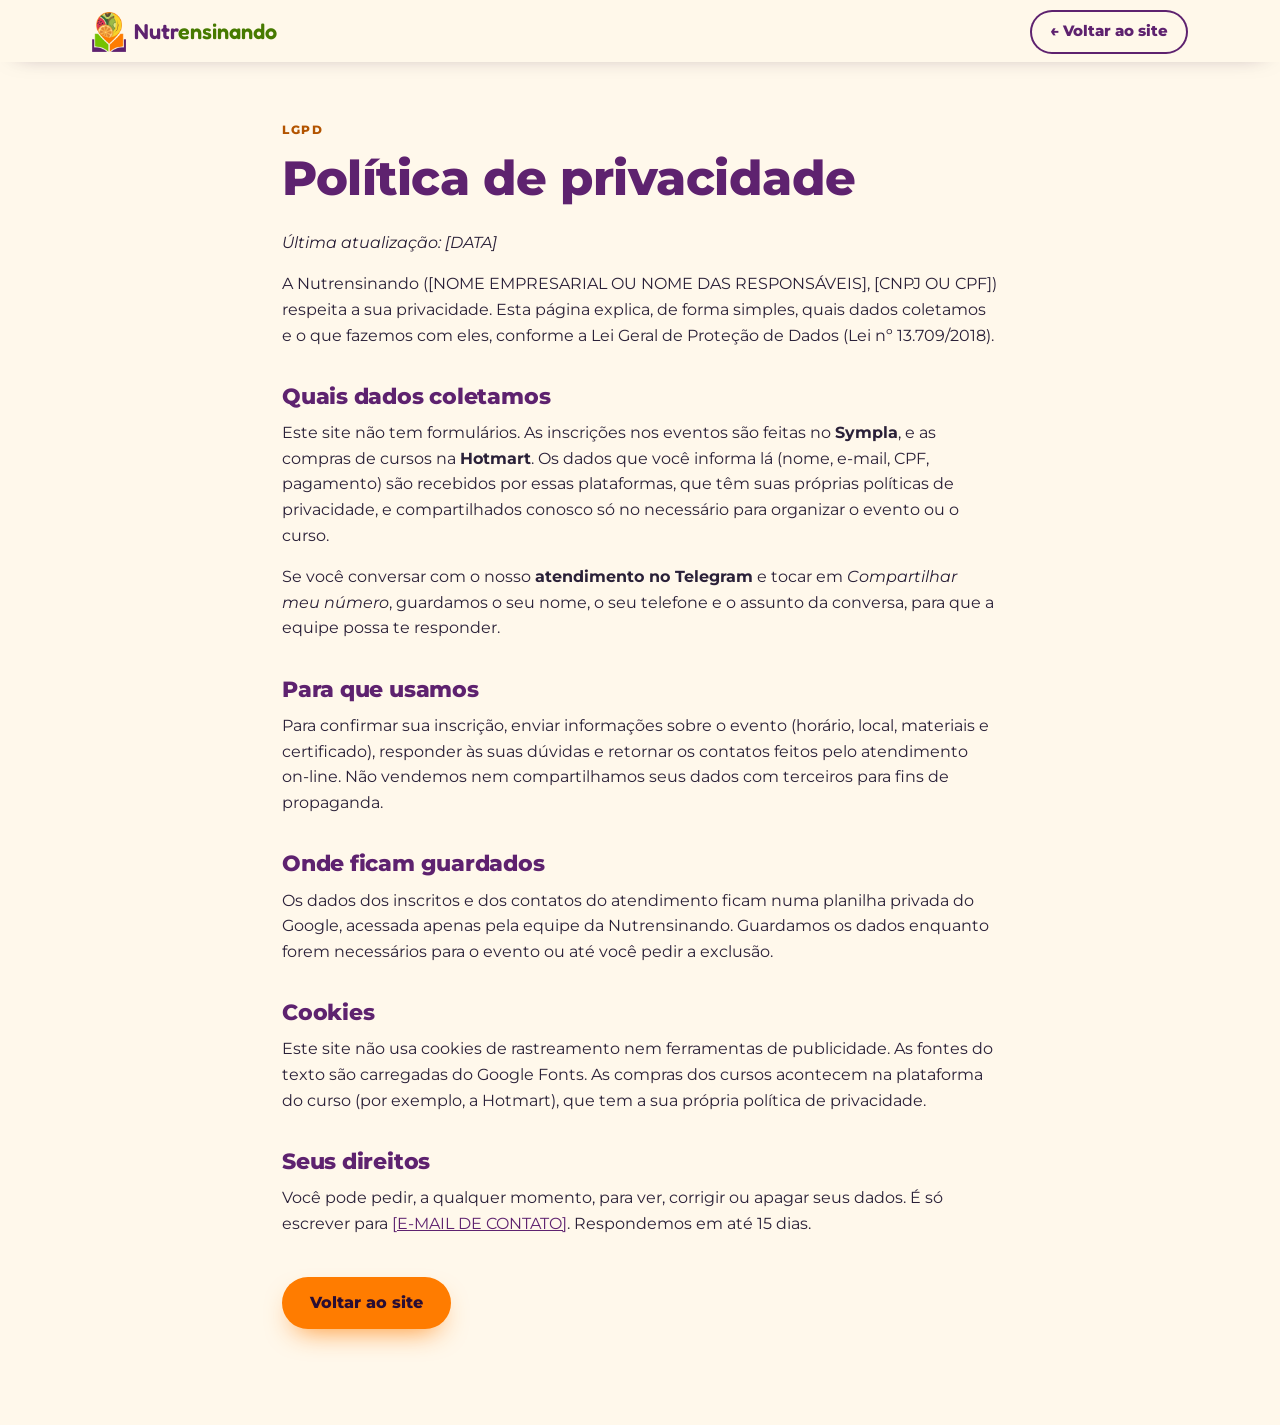
<file: politica-privacidade.html>
<!doctype html>
<html lang="pt-BR">
<head>
  <meta charset="utf-8">
  <meta name="viewport" content="width=device-width, initial-scale=1">
  <title>Política de privacidade · Nutrensinando</title>
  <meta name="description" content="Como a Nutrensinando usa e protege os seus dados, conforme a LGPD.">
  <meta name="robots" content="noindex">
  <link rel="icon" type="image/png" href="img/favicon.png">
  <link rel="preconnect" href="https://fonts.googleapis.com">
  <link rel="preconnect" href="https://fonts.gstatic.com" crossorigin>
  <link href="https://fonts.googleapis.com/css2?family=Fredoka:wght@600&family=Montserrat:wght@400;700;800&display=swap" rel="stylesheet">
  <link rel="stylesheet" href="css/estilo.css?v=20261101c">
</head>
<body>
  <header class="topo rolou">
    <div class="recipiente topo__linha">
      <a class="logo" href="index.html">
        <img src="img/simbolo.webp" alt="" width="208" height="242">
        <span class="marca"><span class="nutr">Nutr</span><span class="ensinando">ensinando</span></span>
      </a>
      <a class="botao botao--contorno botao--pequeno" href="index.html">← Voltar ao site</a>
    </div>
  </header>

  <main class="pagina-texto">
    <div class="recipiente">
      <span class="rotulo">LGPD</span>
      <h1 style="font-size:clamp(2rem,6vw,3rem)">Política de privacidade</h1>
      <p><em>Última atualização: [DATA]</em></p>

      <p>A Nutrensinando ([NOME EMPRESARIAL OU NOME DAS RESPONSÁVEIS], [CNPJ OU CPF]) respeita a sua privacidade. Esta página explica, de forma simples, quais dados coletamos e o que fazemos com eles, conforme a Lei Geral de Proteção de Dados (Lei nº 13.709/2018).</p>

      <h2>Quais dados coletamos</h2>
      <p>Este site não tem formulários. As inscrições nos eventos são feitas no <strong>Sympla</strong>, e as compras de cursos na <strong>Hotmart</strong>. Os dados que você informa lá (nome, e-mail, CPF, pagamento) são recebidos por essas plataformas, que têm suas próprias políticas de privacidade, e compartilhados conosco só no necessário para organizar o evento ou o curso.</p>
      <p>Se você conversar com o nosso <strong>atendimento no Telegram</strong> e tocar em <em>Compartilhar meu número</em>, guardamos o seu nome, o seu telefone e o assunto da conversa, para que a equipe possa te responder.</p>

      <h2>Para que usamos</h2>
      <p>Para confirmar sua inscrição, enviar informações sobre o evento (horário, local, materiais e certificado), responder às suas dúvidas e retornar os contatos feitos pelo atendimento on-line. Não vendemos nem compartilhamos seus dados com terceiros para fins de propaganda.</p>

      <h2>Onde ficam guardados</h2>
      <p>Os dados dos inscritos e dos contatos do atendimento ficam numa planilha privada do Google, acessada apenas pela equipe da Nutrensinando. Guardamos os dados enquanto forem necessários para o evento ou até você pedir a exclusão.</p>

      <h2>Cookies</h2>
      <p>Este site não usa cookies de rastreamento nem ferramentas de publicidade. As fontes do texto são carregadas do Google Fonts. As compras dos cursos acontecem na plataforma do curso (por exemplo, a Hotmart), que tem a sua própria política de privacidade.</p>

      <h2>Seus direitos</h2>
      <p>Você pode pedir, a qualquer momento, para ver, corrigir ou apagar seus dados. É só escrever para <a href="mailto:[E-MAIL DE CONTATO]">[E-MAIL DE CONTATO]</a>. Respondemos em até 15 dias.</p>

      <p style="margin-top:40px"><a class="botao botao--principal" href="index.html">Voltar ao site</a></p>
    </div>
  </main>
</body>
</html>
</file>
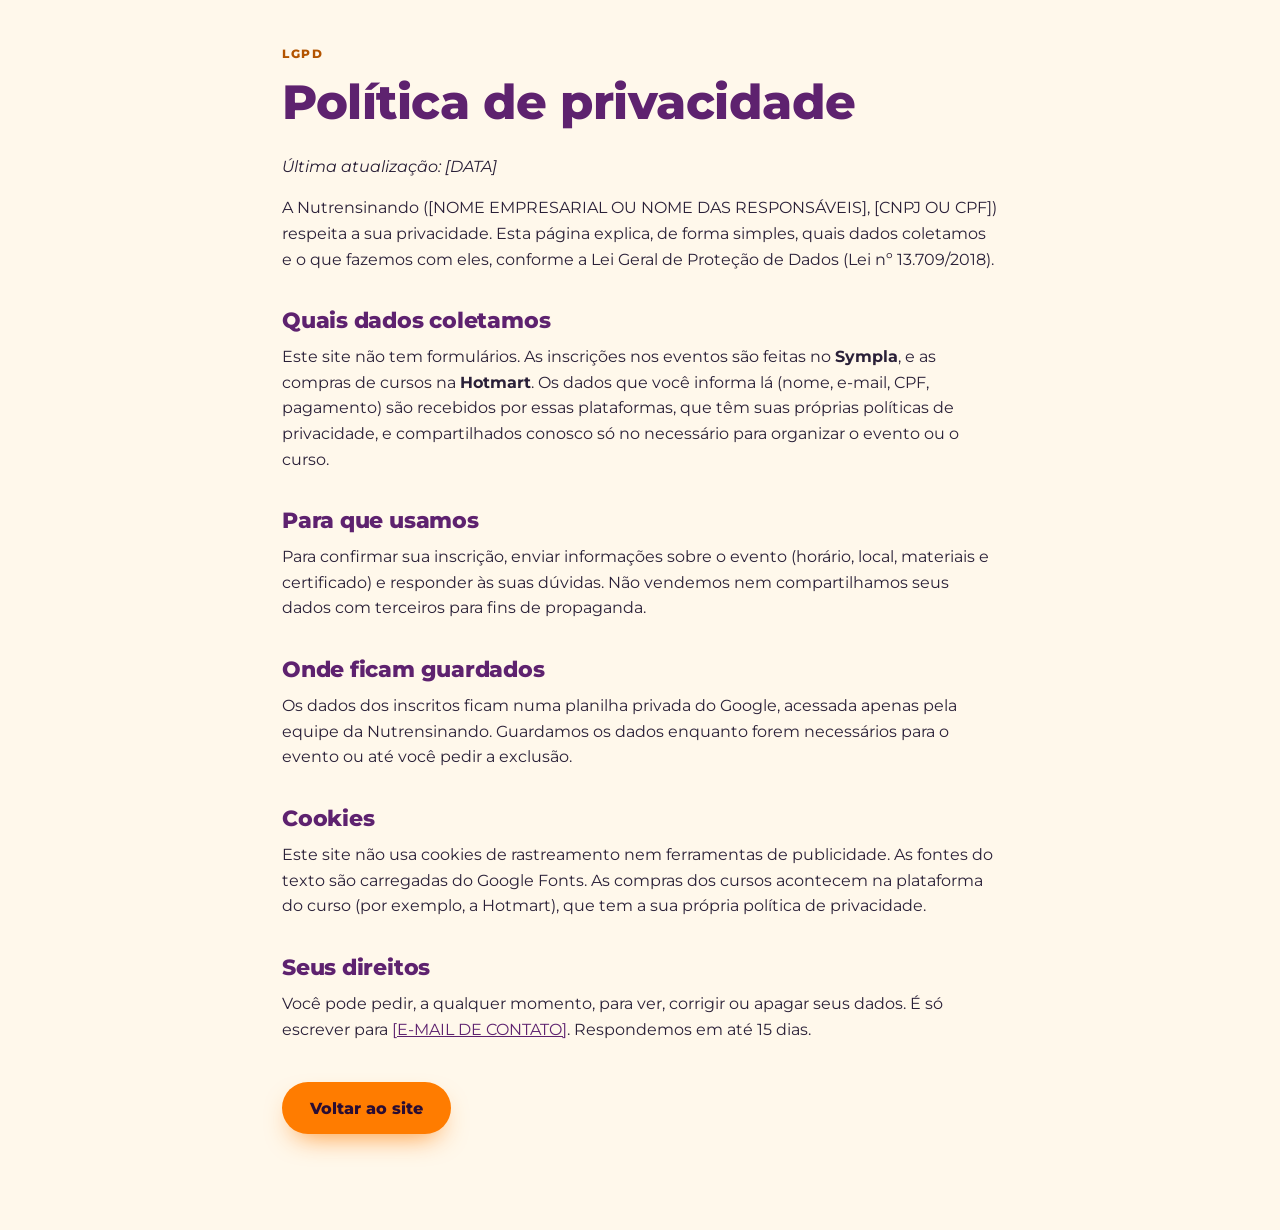
<file: privacidade.html>
<!doctype html>
<html lang="pt-BR" class="modo-sites">
<head>
  <meta charset="utf-8">
  <meta name="viewport" content="width=device-width, initial-scale=1">
  <title>Política de privacidade · Nutrensinando</title>
  <meta name="description" content="Como a Nutrensinando usa e protege os seus dados, conforme a LGPD.">
  <meta name="robots" content="noindex">
  <link rel="preconnect" href="https://fonts.googleapis.com">
  <link rel="preconnect" href="https://fonts.gstatic.com" crossorigin>
  <link href="https://fonts.googleapis.com/css2?family=Fredoka:wght@600&family=Montserrat:wght@400;700;800&display=swap" rel="stylesheet">
  <style>/* =========================================================
   Nutrensinando — estilo do site
   Cores e fontes seguem o Manual da Marca:
   roxo #5e226f · laranja #ff7c00 · verde #75c200
   Montserrat (primária) · Fredoka no lugar da Typo Hoop (secundária)
   ========================================================= */

:root {
  /* Cores da marca */
  --roxo: #5e226f;
  --roxo-noite: #2a0d33;
  --roxo-claro: #efe4f3;
  --laranja: #ff7c00;
  --laranja-escuro: #b35400;   /* versão de texto: contraste AA no creme */
  --laranja-claro: #ffe9d2;
  --verde: #75c200;
  --verde-escuro: #477a00;     /* versão de texto: contraste AA no creme */
  --creme: #fff8eb;
  --branco: #ffffff;
  --tinta: #2a2038;            /* texto principal */
  --tinta-suave: #5a4d66;

  --fonte: "Montserrat", system-ui, -apple-system, "Segoe UI", sans-serif;
  --fonte-marca: "Fredoka", "Montserrat", system-ui, sans-serif;

  --raio: 22px;
  --sombra: 0 18px 40px -22px rgba(42, 13, 51, .45);
  --largura: 1160px;
  --topo: 108px; /* altura do menu fixo no celular */
}

@media (min-width: 900px) {
  :root { --topo: 76px; }
}

*, *::before, *::after { box-sizing: border-box; }

html {
  scroll-behavior: smooth;
  scroll-padding-top: calc(var(--topo) + 12px);
  -webkit-text-size-adjust: 100%;
}

body {
  margin: 0;
  font-family: var(--fonte);
  font-size: 1rem;
  line-height: 1.6;
  color: var(--tinta);
  background: var(--creme);
  overflow-x: hidden;
}

img { max-width: 100%; display: block; height: auto; }
a { color: var(--roxo); }
button { font: inherit; }

h1, h2, h3 {
  font-family: var(--fonte);
  font-weight: 800;
  line-height: 1.12;
  color: var(--roxo);
  margin: 0 0 .5em;
  letter-spacing: -.01em;
}
h1 { font-size: clamp(2.1rem, 7.6vw, 4.2rem); }
h2 { font-size: clamp(1.7rem, 5.4vw, 3rem); }
h3 { font-size: clamp(1.15rem, 3.4vw, 1.4rem); }
p { margin: 0 0 1em; }

.marca { font-family: var(--fonte-marca); font-weight: 600; }
.marca .nutr { color: var(--roxo); }
.marca .ensinando { color: var(--verde-escuro); }

/* Foco visível em laranja */
:focus-visible {
  outline: 3px solid var(--laranja);
  outline-offset: 3px;
  border-radius: 8px;
}

.pular {
  position: absolute; left: 12px; top: -60px; z-index: 100;
  background: var(--roxo); color: #fff; padding: 12px 18px; border-radius: 10px;
}
.pular:focus { top: 12px; }

.sr-only {
  position: absolute; width: 1px; height: 1px; padding: 0; margin: -1px;
  overflow: hidden; clip: rect(0 0 0 0); white-space: nowrap; border: 0;
}

.recipiente {
  width: 100%;
  max-width: var(--largura);
  margin: 0 auto;
  padding: 0 16px;
}
@media (min-width: 700px) { .recipiente { padding: 0 32px; } }

/* =========================================================
   Barra de progresso e menu do topo
   ========================================================= */
.progresso {
  position: fixed; inset: 0 0 auto 0; height: 4px; z-index: 60;
  background: linear-gradient(90deg, var(--roxo), var(--laranja), var(--verde));
  transform-origin: 0 50%;
  transform: scaleX(0);
}

.topo {
  position: fixed; inset: 0 0 auto 0; z-index: 50;
  transition: background .3s, box-shadow .3s, backdrop-filter .3s;
}
.topo.rolou {
  background: rgba(255, 248, 235, .82);
  -webkit-backdrop-filter: blur(14px) saturate(1.4);
  backdrop-filter: blur(14px) saturate(1.4);
  box-shadow: 0 6px 24px -18px rgba(42, 13, 51, .6);
}
.topo__linha {
  display: flex; align-items: center; justify-content: space-between;
  flex-wrap: wrap; gap: 6px 16px;
  padding-top: 10px; padding-bottom: 8px;
}
.logo {
  display: inline-flex; align-items: center; gap: 8px;
  text-decoration: none; min-height: 44px;
}
.logo img { width: 34px; height: auto; }
.logo .marca { font-size: 1.35rem; line-height: 1; }
.logo small {
  display: block; font-family: var(--fonte); font-size: .52rem; font-weight: 700;
  letter-spacing: .08em; color: var(--laranja-escuro); margin-top: 2px;
}

.abas {
  order: 3; width: 100%;
  display: flex; gap: 4px;
  background: rgba(94, 34, 111, .08);
  padding: 4px; border-radius: 999px;
}
.aba {
  flex: 1;
  min-height: 44px; padding: 8px 14px;
  border: 0; border-radius: 999px; cursor: pointer;
  background: transparent; color: var(--roxo);
  font-weight: 700; font-size: .95rem;
  transition: background .25s, color .25s;
}
.aba:hover { background: rgba(94, 34, 111, .1); }
.aba[aria-selected="true"] { background: var(--roxo); color: #fff; }

.topo .topo__cta { display: none; }

@media (min-width: 900px) {
  .abas { order: 0; width: auto; }
  .aba { flex: none; padding: 8px 20px; }
  .topo .topo__cta { display: inline-flex; }
}

/* =========================================================
   Botões
   ========================================================= */
.botao {
  position: relative; overflow: hidden; isolation: isolate;
  display: inline-flex; align-items: center; justify-content: center; gap: 10px;
  min-height: 52px; padding: 14px 28px;
  border: 0; border-radius: 999px; cursor: pointer;
  font-weight: 800; font-size: 1rem; text-decoration: none; text-align: center;
  line-height: 1.2;
  transition: transform .2s, box-shadow .2s, background .2s;
}
.botao:hover { transform: translateY(-2px); }
.botao:active { transform: translateY(0); }

/* Principal: laranja com texto roxo-noite (contraste AA) */
.botao--principal {
  background: var(--laranja); color: var(--roxo-noite);
  box-shadow: 0 12px 28px -12px rgba(255, 124, 0, .9);
}
.botao--principal:hover { background: #ff8f24; }

/* Brilho suave que passa */
.botao--principal::after {
  content: ""; position: absolute; inset: 0; z-index: -1;
  background: linear-gradient(110deg, transparent 30%, rgba(255, 255, 255, .55) 50%, transparent 70%);
  transform: translateX(-120%);
  animation: brilho 4.2s ease-in-out infinite;
}
@keyframes brilho {
  0%, 55% { transform: translateX(-120%); }
  80%, 100% { transform: translateX(120%); }
}

/* Halo pulsando */
.botao--halo::before {
  content: ""; position: absolute; inset: 0; z-index: -2; border-radius: inherit;
  box-shadow: 0 0 0 0 rgba(255, 124, 0, .55);
  animation: halo 2.6s ease-out infinite;
}
.botao--halo { overflow: visible; }
.botao--halo::after { border-radius: 999px; overflow: hidden; clip-path: inset(0 round 999px); }
@keyframes halo {
  0% { box-shadow: 0 0 0 0 rgba(255, 124, 0, .5); }
  70%, 100% { box-shadow: 0 0 0 16px rgba(255, 124, 0, 0); }
}

.botao--contorno {
  background: transparent; color: var(--roxo);
  box-shadow: inset 0 0 0 2px var(--roxo);
}
.botao--contorno:hover { background: var(--roxo); color: #fff; }
.botao--roxo { background: var(--roxo); color: #fff; }
.botao--roxo:hover { background: #4a1958; }
.botao--claro { background: var(--creme); color: var(--roxo); }
.botao--pequeno { min-height: 44px; padding: 10px 20px; font-size: .92rem; }
.botao[disabled], .botao[aria-disabled="true"] { opacity: .55; cursor: not-allowed; transform: none; }

.botao .seta { transition: transform .2s; }
.botao:hover .seta { transform: translateX(4px); }

.acoes { display: flex; flex-wrap: wrap; gap: 12px; align-items: center; }
.acao-secao { margin-top: 40px; display: flex; justify-content: center; }

/* Botão flutuante no celular */
.cta-flutuante {
  position: fixed; left: 50%; bottom: calc(14px + env(safe-area-inset-bottom)); z-index: 40;
  transform: translate(-50%, 160%); transition: transform .35s ease;
}
.cta-flutuante.visivel { transform: translate(-50%, 0); }
.cta-flutuante .botao { min-height: 46px; padding: 10px 24px; font-size: .95rem; white-space: nowrap; box-shadow: 0 10px 24px -8px rgba(42, 13, 51, .45); }
@media (min-width: 900px) { .cta-flutuante { display: none; } }

/* =========================================================
   Seções e fundos
   ========================================================= */
[hidden] { display: none !important; }

.secao {
  position: relative;
  padding: 80px 0;
  overflow: hidden;
}
@media (min-width: 900px) { .secao { padding: 120px 0; } }

.fundo-creme { background: var(--creme); }
.fundo-branco { background: var(--branco); }
.fundo-laranja { background: var(--laranja-claro); }
.fundo-noite { background: var(--roxo-noite); color: #f3e9f6; }
.fundo-noite h2, .fundo-noite h3 { color: #fff; }
.fundo-noite a:not(.botao) { color: #ffc58f; }

/* Pontilhado roxo bem suave */
.pontilhado::before {
  content: ""; position: absolute; inset: 0; pointer-events: none;
  background-image: radial-gradient(rgba(94, 34, 111, .16) 1.2px, transparent 1.3px);
  background-size: 22px 22px;
  -webkit-mask-image: linear-gradient(180deg, transparent, #000 20%, #000 80%, transparent);
  mask-image: linear-gradient(180deg, transparent, #000 20%, #000 80%, transparent);
}
.fundo-noite.pontilhado::before {
  background-image: radial-gradient(rgba(183, 155, 224, .18) 1.2px, transparent 1.3px);
}

.secao > .recipiente { position: relative; z-index: 2; }

/* Selo / rótulo pequeno */
.selo {
  display: inline-flex; flex-wrap: wrap; align-items: center; gap: 4px 10px;
  font-size: .74rem; font-weight: 800; letter-spacing: .2em; text-transform: uppercase;
  color: var(--laranja-escuro);
  margin-bottom: 18px;
}
@media (max-width: 699px) { .selo { letter-spacing: .12em; font-size: .7rem; } }
.selo .ponto { width: 6px; height: 6px; border-radius: 50%; background: var(--verde); }
.fundo-noite .selo { color: #ffb36b; }

.rotulo {
  display: inline-block;
  font-size: .78rem; font-weight: 800; letter-spacing: .14em; text-transform: uppercase;
  color: var(--laranja-escuro);
  margin-bottom: 12px;
}
.fundo-noite .rotulo { color: #ffb36b; }

.cabeca { max-width: 760px; margin-bottom: 44px; }
.cabeca--centro { margin-left: auto; margin-right: auto; text-align: center; }
.cabeca p { font-size: 1.08rem; color: var(--tinta-suave); }
.fundo-noite .cabeca p { color: #dccbe3; }

/* Divisor roxo que cresce */
.divisor {
  display: block; width: 96px; height: 5px; border-radius: 5px;
  background: var(--roxo); margin: 0 0 24px;
  transform-origin: 0 50%;
}
.cabeca--centro .divisor { margin-left: auto; margin-right: auto; transform-origin: 50% 50%; }
.fundo-noite .divisor { background: var(--verde); }

/* Folhas e manchas decorativas */
.deco { position: absolute; pointer-events: none; z-index: 1; will-change: transform; }
.mancha { border-radius: 42% 58% 63% 37% / 41% 44% 56% 59%; filter: blur(0); opacity: .9; }
.mancha--verde { background: var(--verde); }
.mancha--laranja { background: var(--laranja); }
.mancha--roxa { background: #b79be0; opacity: .35; }
.folha { color: var(--verde); opacity: .55; }
.folha svg { width: 100%; height: auto; aspect-ratio: 200 / 260; }
@media (max-width: 699px) {
  .abertura .mancha--verde { width: 150px !important; height: 150px !important; right: -95px !important; top: 150px !important; }
}

/* =========================================================
   Efeitos que surgem com a rolagem
   ========================================================= */
.js [data-surgir] {
  opacity: 0; transform: translateY(28px);
  transition: opacity .8s ease, transform .8s cubic-bezier(.2, .7, .2, 1);
}
.js [data-surgir].visivel { opacity: 1; transform: none; }

/* Palavras subindo uma a uma */
.js [data-palavras] .pal {
  display: inline-block; overflow: hidden; vertical-align: top;
  padding-bottom: .08em; margin-bottom: -.08em;
}
.js [data-palavras] .pal > span {
  display: inline-block; transform: translateY(105%);
  transition: transform .8s cubic-bezier(.2, .75, .2, 1);
  transition-delay: calc(var(--i) * 70ms);
}
.js [data-palavras].visivel .pal > span { transform: none; }

/* Divisor */
.js .divisor { transform: scaleX(0); transition: transform 1s cubic-bezier(.2, .7, .2, 1) .2s; }
.js .divisor.visivel { transform: scaleX(1); }

/* Cartões em sequência */
.js [data-sequencia] > * {
  opacity: 0; transform: translateY(36px);
  transition: opacity .7s ease, transform .7s cubic-bezier(.2, .7, .2, 1);
  transition-delay: calc(var(--i, 0) * 120ms);
}
.js [data-sequencia].visivel > * { opacity: 1; transform: none; }

/* Círculo verde à mão */
.destaque-circulo {
  position: relative; display: inline-block; white-space: nowrap;
  color: var(--roxo);
}
.destaque-circulo svg {
  position: absolute; left: -10%; top: -18%; width: 120%; height: 140%;
  overflow: visible; pointer-events: none;
}
.destaque-circulo path {
  fill: none; stroke: var(--verde); stroke-width: 5; stroke-linecap: round;
  vector-effect: non-scaling-stroke;
  stroke-dasharray: 1; stroke-dashoffset: 0;
}
.js .destaque-circulo path { stroke-dashoffset: 1; transition: stroke-dashoffset 1.3s cubic-bezier(.6, .1, .2, 1) .7s; }
.js .visivel .destaque-circulo path, .js .destaque-circulo.visivel path { stroke-dashoffset: 0; }

/* Texto que acende */
.acende { font-size: clamp(1.45rem, 4.6vw, 2.6rem); line-height: 1.32; font-weight: 700; color: #fff; }
.js .acende .p { opacity: .18; transition: opacity .25s linear, color .25s linear; }
.js .acende .p.acesa { opacity: 1; }
.acende strong { color: #ffb36b; font-weight: 800; }
.acende .verde { color: #a6e04c; }

/* =========================================================
   Abertura (hero)
   ========================================================= */
.abertura {
  padding: calc(var(--topo) + 40px) 0 72px;
  min-height: 100svh;
  display: flex; align-items: center;
}
.abertura__grade {
  display: grid; gap: 44px; align-items: center;
}
@media (min-width: 900px) {
  .abertura { padding-top: calc(var(--topo) + 60px); }
  .abertura__grade { grid-template-columns: 1.15fr .85fr; }
}
.abertura h1 { margin-bottom: 20px; }
.abertura__sub { font-size: clamp(1.05rem, 2.6vw, 1.25rem); color: var(--tinta-suave); max-width: 34em; margin-bottom: 30px; }
.abertura .botao--principal { font-size: 1.08rem; min-height: 58px; padding: 16px 32px; }

.abertura__fotos {
  position: relative; width: min(100%, 440px); margin: 0 auto;
  aspect-ratio: 1 / 1.02;
}
.abertura__fotos figure {
  position: absolute; margin: 0; overflow: hidden;
  border-radius: 200px 200px 28px 28px;
  box-shadow: var(--sombra);
  border: 5px solid var(--branco);
}
.abertura__fotos figure img { width: 100%; height: 100%; object-fit: cover; }
.abertura__fotos .f1 { left: 0; top: 4%; width: 54%; aspect-ratio: 4 / 5; background: var(--roxo); }
.abertura__fotos .f2 { right: 0; top: 22%; width: 54%; aspect-ratio: 4 / 5; background: var(--roxo); }
.abertura__fotos .simbolo {
  position: absolute; left: 50%; bottom: 0; transform: translateX(-50%);
  width: 92px; height: 92px; border-radius: 50%;
  background: var(--branco); display: grid; place-items: center;
  box-shadow: var(--sombra); z-index: 3;
}
.abertura__fotos .simbolo img { width: 58px; }
.abertura__fotos .etiqueta {
  position: absolute; z-index: 3; background: var(--branco);
  padding: 8px 14px; border-radius: 999px; font-size: .8rem; font-weight: 700;
  color: var(--roxo); box-shadow: var(--sombra);
}
.etiqueta--1 { left: -2%; bottom: 18%; }
.etiqueta--2 { right: -2%; top: 8%; }
.etiqueta i { font-style: normal; color: var(--verde-escuro); }

.rolar-dica {
  margin-top: 36px; display: inline-flex; align-items: center; gap: 10px;
  font-size: .72rem; letter-spacing: .2em; font-weight: 700; color: var(--tinta-suave); text-transform: uppercase;
}
.rolar-dica span {
  width: 22px; height: 34px; border: 2px solid currentColor; border-radius: 12px; position: relative;
}
.rolar-dica span::after {
  content: ""; position: absolute; left: 50%; top: 6px; width: 4px; height: 7px; margin-left: -2px;
  border-radius: 2px; background: var(--laranja); animation: rolar 1.8s ease-in-out infinite;
}
@keyframes rolar { 0% { transform: translateY(0); opacity: 1; } 80%, 100% { transform: translateY(12px); opacity: 0; } }

/* =========================================================
   Faixas inclinadas correndo de lado
   ========================================================= */
.faixas {
  position: relative; height: 150px; overflow: hidden;
  background: var(--creme); z-index: 3;
  margin: -30px 0 -20px;
}
.faixa {
  position: absolute; left: -5%; width: 110%;
  padding: 14px 0; overflow: hidden;
  box-shadow: 0 10px 30px -16px rgba(42, 13, 51, .5);
}
.faixa--roxa { top: 34px; background: var(--roxo); color: #fff; transform: rotate(-3deg); z-index: 2; }
.faixa--verde { top: 50px; background: var(--verde); color: var(--roxo-noite); transform: rotate(2.6deg); }
.faixa__trilho {
  display: flex; width: max-content;
  animation: correr 34s linear infinite;
}
.faixa--verde .faixa__trilho { animation-direction: reverse; animation-duration: 40s; }
.faixa__trilho span {
  display: inline-flex; align-items: center; gap: 22px; padding-right: 22px;
  font-family: var(--fonte-marca); font-weight: 600; font-size: 1.15rem; white-space: nowrap;
  text-transform: uppercase; letter-spacing: .06em;
}
.faixa__trilho span::after { content: "✦"; color: var(--laranja); font-size: .9em; }
.faixa--verde .faixa__trilho span::after { color: var(--roxo); }
@keyframes correr { to { transform: translateX(-50%); } }

/* =========================================================
   Cartões numerados com número vazado
   ========================================================= */
.numerados {
  display: grid; gap: 20px;
}
@media (min-width: 760px) { .numerados { grid-template-columns: repeat(3, 1fr); } }
.cartao-num {
  position: relative; background: var(--branco);
  border-radius: var(--raio); padding: 28px 24px 26px;
  box-shadow: var(--sombra);
  border: 1px solid rgba(94, 34, 111, .08);
  transition: transform .3s, box-shadow .3s;
}
.cartao-num:hover { transform: translateY(-6px); }
.fundo-branco .cartao-num { background: var(--creme); }
.cartao-num__numero {
  display: block; font-family: var(--fonte-marca); font-weight: 700;
  font-size: 4.6rem; line-height: 1; margin-bottom: 14px;
  color: transparent; -webkit-text-stroke: 2px var(--laranja);
}
.cartao-num:nth-child(2) .cartao-num__numero { -webkit-text-stroke-color: var(--roxo); }
.cartao-num:nth-child(3) .cartao-num__numero { -webkit-text-stroke-color: var(--verde); }
.cartao-num h3 { margin-bottom: 10px; }
.fundo-noite .cartao-num h3 { color: var(--roxo); }
.fundo-noite .cartao-num { color: var(--tinta); }
.cartao-num p { color: var(--tinta-suave); margin: 0; }
.cartao-num .rotulo { font-size: .7rem; }

/* =========================================================
   Antes × depois
   ========================================================= */
.comparar { display: grid; gap: 18px; }
@media (min-width: 820px) { .comparar { grid-template-columns: 1fr auto 1fr; align-items: stretch; } }
.comparar__col {
  border-radius: var(--raio); padding: 28px 24px;
}
.comparar__col h3 { font-size: .85rem; letter-spacing: .2em; text-transform: uppercase; margin-bottom: 18px; }
.comparar__col ul { list-style: none; margin: 0; padding: 0; display: grid; gap: 16px; }
.comparar__col li { display: grid; grid-template-columns: 26px 1fr; gap: 10px; }
.comparar__col li strong { display: block; }
.comparar__col li small { display: block; font-size: .9rem; opacity: .85; line-height: 1.45; }
.comparar__sem { background: rgba(255, 255, 255, .06); border: 1px dashed rgba(255, 255, 255, .25); }
.comparar__sem h3 { color: #dccbe3; }
.comparar__sem .ic { color: #c9a9d4; }
.comparar__com { background: var(--creme); color: var(--tinta); }
.comparar__com h3 { color: var(--verde-escuro); }
.comparar__com .ic { color: var(--verde-escuro); }
.comparar__vs {
  align-self: center; justify-self: center;
  font-family: var(--fonte-marca); font-weight: 700; font-size: 1.4rem;
  width: 64px; height: 64px; border-radius: 50%; display: grid; place-items: center;
  background: var(--laranja); color: var(--roxo-noite);
}
.ic { width: 22px; height: 22px; margin-top: 2px; }

/* Frase de efeito em letras grandes */
.frase-efeito {
  font-size: clamp(1.9rem, 6.4vw, 4.4rem); line-height: 1.1; font-weight: 800;
  color: var(--roxo); max-width: 18ch; margin: 0 auto; text-align: center;
}
.frase-efeito em { font-style: normal; color: var(--laranja-escuro); }

/* =========================================================
   Blocos alternados de imagem e texto
   ========================================================= */
.alternado {
  display: grid; gap: 28px; align-items: center;
  margin-bottom: 72px;
}
.alternado:last-child { margin-bottom: 0; }
@media (min-width: 860px) {
  .alternado { grid-template-columns: 1fr 1.1fr; gap: 64px; margin-bottom: 110px; }
  .alternado:nth-of-type(even) .alternado__img { order: 2; }
}
.alternado__img {
  position: relative; border-radius: 28px; overflow: hidden;
  aspect-ratio: 4 / 5; max-width: 460px; width: 100%;
  background: var(--roxo); box-shadow: var(--sombra);
}
@media (min-width: 860px) { .alternado:nth-of-type(even) .alternado__img { justify-self: end; } }
.alternado__img img { width: 100%; height: 100%; object-fit: cover; }
.alternado__img::after {
  content: ""; position: absolute; inset: auto -30px -30px auto; width: 120px; height: 120px;
  border-radius: 50%; background: var(--verde); opacity: .85; z-index: -1;
}
.num-pequeno {
  font-family: var(--fonte-marca); font-weight: 700; color: var(--laranja-escuro);
  font-size: 1rem; letter-spacing: .08em; display: inline-flex; gap: 10px; align-items: center; margin-bottom: 8px;
}
.num-pequeno::after { content: ""; width: 44px; height: 2px; background: currentColor; }
.alternado h3 { font-size: clamp(1.6rem, 4.6vw, 2.4rem); }
.lista-check { list-style: none; padding: 0; margin: 0 0 22px; display: grid; gap: 10px; }
.lista-check li { position: relative; padding-left: 30px; }
.lista-check li::before {
  content: ""; position: absolute; left: 0; top: .35em; width: 18px; height: 18px; border-radius: 50%;
  background: var(--verde) url("data:image/svg+xml,%3Csvg xmlns='http://www.w3.org/2000/svg' viewBox='0 0 24 24'%3E%3Cpath d='M6 12.5l4 4 8-9' fill='none' stroke='%232a0d33' stroke-width='3' stroke-linecap='round' stroke-linejoin='round'/%3E%3C/svg%3E") center / 13px no-repeat;
}
.citacao {
  border-left: 4px solid var(--verde); padding: 4px 0 4px 16px; margin: 0 0 24px;
  font-style: italic; color: var(--tinta-suave);
}

/* =========================================================
   O que oferecemos
   ========================================================= */
.ofertas { display: grid; gap: 20px; }
@media (min-width: 760px) { .ofertas { grid-template-columns: 1fr 1fr; gap: 24px; } }
.oferta {
  position: relative; overflow: hidden; isolation: isolate;
  border-radius: 28px; padding: 28px 24px 30px;
  display: flex; flex-direction: column; align-items: flex-start; gap: 14px;
  color: #fff;
}
@media (min-width: 760px) { .oferta { padding: 36px 36px 38px; } }
.oferta--eventos { background: var(--roxo); }
.oferta--cursos { background: var(--roxo-noite); }
.oferta h3 { color: #fff; font-size: clamp(1.5rem, 4.5vw, 1.9rem); margin: 6px 0 0; }
.oferta p { color: #ecdff1; margin: 0; max-width: 30ch; }
.oferta > div:last-child { margin-top: auto; padding-top: 10px; }
.oferta .mancha { position: absolute; z-index: -1; width: 150px; height: 150px; right: -55px; top: -55px; }
@media (min-width: 760px) { .oferta .mancha { width: 180px; height: 180px; right: -60px; top: -70px; } }
.oferta__icone {
  flex: none; width: 60px; height: 60px; border-radius: 50%;
  background: var(--creme); display: grid; place-items: center; color: var(--roxo);
}
.oferta__icone svg { width: 28px; height: 28px; }

/* =========================================================
   Aba Eventos
   ========================================================= */
.cabeca-aba { padding: calc(var(--topo) + 48px) 0 56px; }
.cabeca-aba h1 { font-size: clamp(2rem, 6.4vw, 3.6rem); max-width: 18ch; }
.cabeca-aba p { font-size: 1.1rem; color: var(--tinta-suave); max-width: 36em; }

.eventos { display: grid; gap: 22px; }
@media (min-width: 820px) { .eventos { grid-template-columns: repeat(2, 1fr); } }
.evento {
  display: grid; grid-template-columns: 82px 1fr; gap: 18px;
  background: var(--branco); border-radius: var(--raio); padding: 22px;
  box-shadow: var(--sombra); border: 1px solid rgba(94, 34, 111, .08);
}
.evento__data {
  border-radius: 18px; background: var(--roxo); color: #fff; text-align: center;
  padding: 12px 6px; align-self: start;
  font-family: var(--fonte-marca); line-height: 1.05;
}
.evento__data b { display: block; font-size: 1.9rem; }
.evento__data span { font-size: .8rem; text-transform: uppercase; letter-spacing: .1em; }
.evento h3 { margin-bottom: 6px; }
.evento__meta { display: flex; flex-wrap: wrap; gap: 6px 14px; font-size: .88rem; color: var(--tinta-suave); margin-bottom: 10px; }
.evento__meta span { display: inline-flex; align-items: center; gap: 6px; }
.evento p { font-size: .96rem; color: var(--tinta-suave); }
.evento__preco { font-size: .9rem; color: var(--tinta-suave); }
.evento__preco b { color: var(--tinta); }
.evento__acoes { display: flex; flex-wrap: wrap; align-items: center; gap: 6px 16px; margin-top: 4px; }
.link-evento {
  display: inline-flex; align-items: center; min-height: 44px;
  color: var(--roxo); font-weight: 700; text-decoration: underline; text-underline-offset: 4px;
}

.inscricao { display: grid; gap: 36px; }
@media (min-width: 900px) { .inscricao { grid-template-columns: .9fr 1.1fr; gap: 64px; align-items: start; } }

.formulario {
  background: var(--branco); color: var(--tinta);
  border-radius: 28px; padding: 26px 20px; box-shadow: var(--sombra);
}
@media (min-width: 600px) { .formulario { padding: 36px; } }
.campo { display: grid; gap: 6px; margin-bottom: 18px; }
.campo label, .campo legend { font-weight: 700; font-size: .95rem; color: var(--roxo); }
.campo input, .campo select, .campo textarea {
  width: 100%; min-height: 50px; padding: 12px 14px;
  font: inherit; color: var(--tinta);
  border: 2px solid #d9cce0; border-radius: 14px; background: #fffdf9;
  transition: border-color .2s;
}
.campo textarea { min-height: 96px; resize: vertical; }
.campo input:focus, .campo select:focus, .campo textarea:focus { border-color: var(--roxo); }
.campo .ajuda { font-size: .82rem; color: var(--tinta-suave); }
fieldset.campo { border: 0; padding: 0; margin: 0 0 18px; }
.opcoes { display: flex; flex-wrap: wrap; gap: 8px; }
.opcao input { position: absolute; opacity: 0; }
.opcao span {
  display: inline-flex; align-items: center; min-height: 44px; padding: 8px 16px;
  border-radius: 999px; border: 2px solid #d9cce0; cursor: pointer; font-weight: 600; font-size: .92rem;
}
.opcao input:checked + span { background: var(--roxo); color: #fff; border-color: var(--roxo); }
.opcao input:focus-visible + span { outline: 3px solid var(--laranja); outline-offset: 3px; }
.aceite { display: grid; grid-template-columns: 26px 1fr; gap: 10px; font-size: .88rem; margin-bottom: 20px; }
.aceite input { width: 22px; height: 22px; margin: 2px 0 0; accent-color: var(--roxo); }
.formulario .botao { width: 100%; }
.mensagem-form { margin-top: 14px; font-weight: 600; min-height: 1.5em; }
.mensagem-form.ok { color: var(--verde-escuro); }
.mensagem-form.erro { color: #b3261e; }

.horarios {
  display: grid; grid-template-columns: 72px 1fr; gap: 18px; align-items: start;
  background: rgba(255, 255, 255, .08); border-radius: var(--raio); padding: 22px; margin-top: 28px;
}
.horarios ul { list-style: none; padding: 0; margin: 0; display: grid; gap: 6px; }

/* Ícones no estilo dos destaques do Instagram */
.destaque-ig {
  width: 72px; height: 72px; border-radius: 50%;
  display: grid; place-items: center; text-align: center;
  font-family: var(--fonte-marca); font-weight: 600; font-size: .95rem; line-height: 1;
  box-shadow: 0 0 0 3px var(--creme), 0 0 0 6px currentColor;
  margin: 6px;
}
.destaque-ig--verde { background: var(--verde); color: var(--verde); }
.destaque-ig--verde span { color: #fff; text-shadow: 0 1px 2px rgba(42, 13, 51, .35); }
.destaque-ig--roxo { background: var(--roxo); color: var(--roxo); }
.destaque-ig--roxo span, .destaque-ig--roxo svg { color: #fff; }
.destaque-ig svg { width: 34px; height: 34px; }
.fundo-noite .destaque-ig { box-shadow: 0 0 0 3px var(--roxo-noite), 0 0 0 6px currentColor; }

/* =========================================================
   Aba Cursos
   ========================================================= */
.filtros { display: flex; flex-wrap: wrap; gap: 18px 28px; margin-bottom: 32px; }
.filtros fieldset { border: 0; padding: 0; margin: 0; }
.filtros legend { font-size: .78rem; font-weight: 800; letter-spacing: .14em; text-transform: uppercase; color: var(--laranja-escuro); margin-bottom: 8px; }

.grade-cursos { display: grid; gap: 24px; }
@media (min-width: 640px) { .grade-cursos { grid-template-columns: repeat(2, 1fr); } }
@media (min-width: 1000px) { .grade-cursos { grid-template-columns: repeat(3, 1fr); } }

.curso {
  position: relative; display: flex; flex-direction: column; cursor: pointer;
  background: var(--branco); border-radius: var(--raio); overflow: hidden;
  box-shadow: var(--sombra); border: 1px solid rgba(94, 34, 111, .08);
  transition: transform .3s, box-shadow .3s;
}
.curso:hover { transform: translateY(-6px); box-shadow: 0 26px 50px -24px rgba(42, 13, 51, .55); }
.curso--destaque { outline: 3px solid var(--laranja); outline-offset: -3px; }
@media (min-width: 1000px) { .curso--destaque { grid-column: span 2; flex-direction: row; } .curso--destaque .curso__capa { width: 46%; aspect-ratio: auto; } }

.curso__capa {
  position: relative; aspect-ratio: 16 / 10; background: var(--roxo); overflow: hidden;
}
.curso__capa img { width: 100%; height: 100%; object-fit: cover; }
.capa-padrao {
  position: absolute; inset: 0; display: grid; place-items: center; padding: 20px;
  background:
    radial-gradient(circle at 85% 15%, var(--verde) 0 70px, transparent 71px),
    radial-gradient(circle at 10% 100%, var(--laranja) 0 80px, transparent 81px),
    var(--roxo);
  color: #fff; text-align: center;
}
.curso__capa .capa-padrao img { width: 64px; height: auto; margin: 0 auto 8px; object-fit: contain; }
.capa-padrao span { font-family: var(--fonte-marca); font-weight: 600; font-size: 1.15rem; line-height: 1.2; }

.status {
  position: absolute; top: 14px; left: 14px; z-index: 2;
  font-size: .72rem; font-weight: 800; letter-spacing: .12em; text-transform: uppercase;
  padding: 6px 12px; border-radius: 999px;
}
.status--disponivel { background: var(--verde); color: var(--roxo-noite); }
.status--em_breve { background: var(--laranja); color: var(--roxo-noite); }
.status--esgotado { background: #ece6ef; color: #4a3d55; }
.selo-destaque {
  position: absolute; top: 14px; right: 14px; z-index: 2;
  background: var(--creme); color: var(--roxo); font-weight: 800; font-size: .72rem;
  padding: 6px 12px; border-radius: 999px; letter-spacing: .1em; text-transform: uppercase;
}

.curso__corpo { padding: 22px 22px 24px; display: flex; flex-direction: column; flex: 1; }
.curso__corpo h3 { margin-bottom: 6px; }
.curso__sub { color: var(--tinta-suave); font-size: .95rem; margin-bottom: 14px; }
.curso__info { display: flex; flex-wrap: wrap; gap: 6px 14px; font-size: .85rem; font-weight: 600; color: var(--roxo); margin-bottom: 14px; }
.curso__info span { display: inline-flex; align-items: center; gap: 6px; }
.curso__preco { font-size: .92rem; color: var(--tinta-suave); margin-bottom: 16px; }
.curso__preco b { color: var(--tinta); font-size: 1.1rem; }
.curso__acoes { margin-top: auto; display: grid; gap: 10px; }
.curso__acoes .botao { width: 100%; }
.curso__para { font-size: .9rem; color: var(--tinta-suave); margin-bottom: 12px; }
.curso__para b { color: var(--roxo); }
.curso .lista-check { font-size: .9rem; gap: 6px; margin-bottom: 16px; }
.curso .lista-check li { padding-left: 26px; }
.curso .lista-check li::before { width: 16px; height: 16px; background-size: 11px; }
.curso__profs { display: flex; align-items: center; gap: 10px; font-size: .88rem; font-weight: 700; color: var(--roxo); margin-bottom: 12px; }
.curso__fotos { display: inline-flex; }
.curso__fotos img { width: 32px; height: 32px; border-radius: 50%; object-fit: cover; object-position: top; border: 2px solid var(--branco); background: var(--roxo); }
.curso__fotos img + img { margin-left: -10px; }
.curso__nota { display: block; text-align: center; font-size: .78rem; color: var(--tinta-suave); }
.curso__acoes--destaque { max-width: 360px; }

.aviso-vazio { text-align: center; padding: 32px; color: var(--tinta-suave); }

/* Destaque de curso em bloco alternado */
.curso-alternado .alternado__img { aspect-ratio: 4 / 3; max-width: 560px; }

/* Curso em destaque */
.etiqueta-destaque {
  display: inline-flex; align-items: center; gap: 6px; margin-bottom: 14px;
  background: var(--laranja-claro, #ffe6cc); color: var(--laranja-escuro);
  font-weight: 800; font-size: .78rem; letter-spacing: .1em; text-transform: uppercase;
  padding: 7px 14px; border-radius: 999px;
}
.destaque__texto h3 { margin-bottom: 10px; }
.destaque__sub { font-size: 1.1rem; color: var(--tinta-suave); margin-bottom: 16px; max-width: 34em; }
.destaque__texto .curso__info { margin-bottom: 20px; }
.destaque__texto .lista-check { margin-bottom: 20px; }
.curso-alternado { margin-bottom: 0; }
.curso-alternado .alternado__img { max-width: 520px; }
.curso-alternado .capa-padrao span { font-size: 1.4rem; }
.curso-alternado .capa-padrao img { width: 84px; }
/* O brilho do botão não pode vazar quando o botão tem halo */
.botao--halo::after { display: none; }

/* Bloco "Já é aluna?" */
.ja-aluna {
  display: grid; gap: 22px; align-items: center; justify-items: start;
  background: var(--laranja-claro); border-radius: 28px; padding: 30px 24px;
}
@media (min-width: 760px) { .ja-aluna { grid-template-columns: auto 1fr auto; padding: 34px 40px; } }
.ja-aluna h2 { font-size: clamp(1.5rem, 4vw, 2.1rem); margin-bottom: 4px; }
.ja-aluna p { margin: 0; color: var(--tinta-suave); }

/* =========================================================
   Rodapé
   ========================================================= */
.rodape { background: var(--roxo-noite); color: #dccbe3; padding: 64px 0 110px; }
@media (min-width: 900px) { .rodape { padding-bottom: 40px; } }
.rodape__grade { display: grid; gap: 32px; }
@media (min-width: 800px) { .rodape__grade { grid-template-columns: 1.3fr 1fr 1fr; } }
.rodape .marca { font-size: 1.6rem; }
.rodape .marca .nutr { color: #fff; }
.rodape .marca .ensinando { color: var(--verde); }
.rodape h2 { font-size: .8rem; letter-spacing: .18em; text-transform: uppercase; color: #ffb36b; margin-bottom: 14px; }
.rodape ul { list-style: none; padding: 0; margin: 0; display: grid; gap: 4px; }
.rodape a { color: #fff; text-decoration: none; display: inline-flex; align-items: center; gap: 10px; min-height: 44px; }
.rodape a:hover { color: #ffb36b; }
.rodape a svg { width: 20px; height: 20px; flex: none; }
.rodape__base { border-top: 1px solid rgba(255, 255, 255, .12); margin-top: 40px; padding-top: 20px; display: flex; flex-wrap: wrap; gap: 8px 24px; justify-content: space-between; font-size: .85rem; }

/* =========================================================
   Cursor personalizado (só com mouse)
   ========================================================= */
.cursor {
  position: fixed; left: 0; top: 0; z-index: 90; pointer-events: none;
  width: 34px; height: 34px; margin: -17px 0 0 -17px; border-radius: 50%;
  border: 2px solid var(--laranja);
  transition: width .25s, height .25s, margin .25s, background .25s, opacity .25s;
  opacity: 0;
}
.cursor.ativo { opacity: 1; }
.cursor.sobre { width: 64px; height: 64px; margin: -32px 0 0 -32px; background: rgba(255, 124, 0, .14); }

/* Página simples (política de privacidade) */
.pagina-texto { padding: calc(var(--topo) + 40px) 0 80px; }
.pagina-texto .recipiente { max-width: 780px; }
.pagina-texto h2 { font-size: 1.4rem; margin-top: 1.6em; }

/* =========================================================
   Reduzir movimento: sem animações, tudo visível
   ========================================================= */
@media (prefers-reduced-motion: reduce) {
  html { scroll-behavior: auto; }
  *, *::before, *::after {
    animation: none !important;
    transition: none !important;
  }
  .js [data-surgir], .js [data-sequencia] > *, .js [data-palavras] .pal > span {
    opacity: 1 !important; transform: none !important;
  }
  .js .divisor { transform: none !important; }
  .js .destaque-circulo path { stroke-dashoffset: 0 !important; }
  .js .acende .p { opacity: 1 !important; }
  .faixa__trilho { transform: none !important; }
  .cursor { display: none; }
  .deco { transform: none !important; }
}

/* =========================================================
   Ajustes do celular
   ========================================================= */
@media (max-width: 899px) {
  /* Menu do topo mais baixo e sólido, para não "vazar" o fundo */
  .topo, .topo.rolou { background: rgba(255, 248, 235, .96); box-shadow: 0 6px 20px -16px rgba(42, 13, 51, .6); }
  .topo__linha { padding-top: 6px; padding-bottom: 6px; gap: 4px 12px; }
  .logo { min-height: 40px; }
  .logo img { width: 28px; }
  .logo .marca { font-size: 1.2rem; }
  .logo small { display: none; }
  .aba { font-size: .9rem; padding: 8px 10px; }

  .secao { padding: 64px 0; }
  .abertura { min-height: auto; padding-top: calc(var(--topo) + 32px); padding-bottom: 56px; }
  .cabeca-aba { padding-top: calc(var(--topo) + 32px); }
  .cabeca { margin-bottom: 32px; }

  /* Cartões numerados mais compactos */
  .cartao-num { padding: 22px 20px; }
  .cartao-num__numero { font-size: 3rem; margin-bottom: 8px; }

  .alternado { margin-bottom: 56px; }
  .abertura__fotos .etiqueta { font-size: .72rem; padding: 6px 10px; }
}

/* ---- Ajustes da versão Google Sites ---- */
.modo-sites { --topo: 0px; }
.modo-sites .topo, .modo-sites .progresso, .modo-sites .cta-flutuante, .modo-sites .pular { display: none !important; }
.modo-sites .abertura { min-height: auto; padding-top: 56px; }
.modo-sites .cabeca-aba { padding-top: 56px; }
.modo-sites .pagina-texto { padding-top: 40px; }
.modo-sites .rodape { padding-bottom: 40px; }
</style>
</head>
<body>
  <header class="topo rolou">
    <div class="recipiente topo__linha">
      <a class="logo" href="index.html">
        <img src="[data-uri]" data-img="simbolo" alt="" width="208" height="242">
        <span class="marca"><span class="nutr">Nutr</span><span class="ensinando">ensinando</span></span>
      </a>
      <a class="botao botao--contorno botao--pequeno" href="index.html">← Voltar ao site</a>
    </div>
  </header>

  <main class="pagina-texto">
    <div class="recipiente">
      <span class="rotulo">LGPD</span>
      <h1 style="font-size:clamp(2rem,6vw,3rem)">Política de privacidade</h1>
      <p><em>Última atualização: [DATA]</em></p>

      <p>A Nutrensinando ([NOME EMPRESARIAL OU NOME DAS RESPONSÁVEIS], [CNPJ OU CPF]) respeita a sua privacidade. Esta página explica, de forma simples, quais dados coletamos e o que fazemos com eles, conforme a Lei Geral de Proteção de Dados (Lei nº 13.709/2018).</p>

      <h2>Quais dados coletamos</h2>
      <p>Este site não tem formulários. As inscrições nos eventos são feitas no <strong>Sympla</strong>, e as compras de cursos na <strong>Hotmart</strong>. Os dados que você informa lá (nome, e-mail, CPF, pagamento) são recebidos por essas plataformas, que têm suas próprias políticas de privacidade, e compartilhados conosco só no necessário para organizar o evento ou o curso.</p>

      <h2>Para que usamos</h2>
      <p>Para confirmar sua inscrição, enviar informações sobre o evento (horário, local, materiais e certificado) e responder às suas dúvidas. Não vendemos nem compartilhamos seus dados com terceiros para fins de propaganda.</p>

      <h2>Onde ficam guardados</h2>
      <p>Os dados dos inscritos ficam numa planilha privada do Google, acessada apenas pela equipe da Nutrensinando. Guardamos os dados enquanto forem necessários para o evento ou até você pedir a exclusão.</p>

      <h2>Cookies</h2>
      <p>Este site não usa cookies de rastreamento nem ferramentas de publicidade. As fontes do texto são carregadas do Google Fonts. As compras dos cursos acontecem na plataforma do curso (por exemplo, a Hotmart), que tem a sua própria política de privacidade.</p>

      <h2>Seus direitos</h2>
      <p>Você pode pedir, a qualquer momento, para ver, corrigir ou apagar seus dados. É só escrever para <a href="mailto:[E-MAIL DE CONTATO]">[E-MAIL DE CONTATO]</a>. Respondemos em até 15 dias.</p>

      <p style="margin-top:40px"><a class="botao botao--principal" href="index.html">Voltar ao site</a></p>
    </div>
  </main>
<script>window.IMAGENS={simbolo:"[data-uri]"};</script><script>document.querySelectorAll('[data-img]').forEach(function(i){i.src=window.IMAGENS[i.dataset.img];});</script>
<script>

</script>
</body>
</html>
</file>
<file: css/estilo.css>
/* =========================================================
   Nutrensinando — estilo do site
   Cores e fontes seguem o Manual da Marca:
   roxo #5e226f · laranja #ff7c00 · verde #75c200
   Montserrat (primária) · Fredoka no lugar da Typo Hoop (secundária)
   ========================================================= */

:root {
  /* Cores da marca */
  --roxo: #5e226f;
  --roxo-noite: #2a0d33;
  --roxo-claro: #efe4f3;
  --laranja: #ff7c00;
  --laranja-escuro: #b35400;   /* versão de texto: contraste AA no creme */
  --laranja-claro: #ffe9d2;
  --verde: #75c200;
  --verde-escuro: #477a00;     /* versão de texto: contraste AA no creme */
  --creme: #fff8eb;
  --branco: #ffffff;
  --tinta: #2a2038;            /* texto principal */
  --tinta-suave: #5a4d66;

  --fonte: "Montserrat", system-ui, -apple-system, "Segoe UI", sans-serif;
  --fonte-marca: "Fredoka", "Montserrat", system-ui, sans-serif;

  --raio: 22px;
  --sombra: 0 18px 40px -22px rgba(42, 13, 51, .45);
  --largura: 1160px;
  --topo: 108px; /* altura do menu fixo no celular */
}

@media (min-width: 900px) {
  :root { --topo: 76px; }
}

*, *::before, *::after { box-sizing: border-box; }

html {
  scroll-behavior: smooth;
  scroll-padding-top: calc(var(--topo) + 12px);
  -webkit-text-size-adjust: 100%;
}

body {
  margin: 0;
  font-family: var(--fonte);
  font-size: 1rem;
  line-height: 1.6;
  color: var(--tinta);
  background: var(--creme);
  overflow-x: hidden;
}

img { max-width: 100%; display: block; height: auto; }
a { color: var(--roxo); }
button { font: inherit; }

h1, h2, h3 {
  font-family: var(--fonte);
  font-weight: 800;
  line-height: 1.12;
  color: var(--roxo);
  margin: 0 0 .5em;
  letter-spacing: -.01em;
}
h1 { font-size: clamp(2.1rem, 7.6vw, 4.2rem); }
h2 { font-size: clamp(1.7rem, 5.4vw, 3rem); }
h3 { font-size: clamp(1.15rem, 3.4vw, 1.4rem); }
p { margin: 0 0 1em; }

.marca { font-family: var(--fonte-marca); font-weight: 600; }
.marca .nutr { color: var(--roxo); }
.marca .ensinando { color: var(--verde-escuro); }

/* Foco visível em laranja */
:focus-visible {
  outline: 3px solid var(--laranja);
  outline-offset: 3px;
  border-radius: 8px;
}

.pular {
  position: absolute; left: 12px; top: -60px; z-index: 100;
  background: var(--roxo); color: #fff; padding: 12px 18px; border-radius: 10px;
}
.pular:focus { top: 12px; }

.sr-only {
  position: absolute; width: 1px; height: 1px; padding: 0; margin: -1px;
  overflow: hidden; clip: rect(0 0 0 0); white-space: nowrap; border: 0;
}

.recipiente {
  width: 100%;
  max-width: var(--largura);
  margin: 0 auto;
  padding: 0 16px;
}
@media (min-width: 700px) { .recipiente { padding: 0 32px; } }

/* =========================================================
   Barra de progresso e menu do topo
   ========================================================= */
.progresso {
  position: fixed; inset: 0 0 auto 0; height: 4px; z-index: 60;
  background: linear-gradient(90deg, var(--roxo), var(--laranja), var(--verde));
  transform-origin: 0 50%;
  transform: scaleX(0);
}

.topo {
  position: fixed; inset: 0 0 auto 0; z-index: 50;
  transition: background .3s, box-shadow .3s, backdrop-filter .3s;
}
.topo.rolou {
  background: rgba(255, 248, 235, .82);
  -webkit-backdrop-filter: blur(14px) saturate(1.4);
  backdrop-filter: blur(14px) saturate(1.4);
  box-shadow: 0 6px 24px -18px rgba(42, 13, 51, .6);
}
.topo__linha {
  display: flex; align-items: center; justify-content: space-between;
  flex-wrap: wrap; gap: 6px 16px;
  padding-top: 10px; padding-bottom: 8px;
}
.logo {
  display: inline-flex; align-items: center; gap: 8px;
  text-decoration: none; min-height: 44px;
}
.logo img { width: 34px; height: auto; }
.logo .marca { font-size: 1.35rem; line-height: 1; }
.logo small {
  display: block; font-family: var(--fonte); font-size: .52rem; font-weight: 700;
  letter-spacing: .08em; color: var(--laranja-escuro); margin-top: 2px;
}

.abas {
  order: 3; width: 100%;
  display: flex; gap: 4px;
  background: rgba(94, 34, 111, .08);
  padding: 4px; border-radius: 999px;
}
.aba {
  flex: 1;
  min-height: 44px; padding: 8px 14px;
  border: 0; border-radius: 999px; cursor: pointer;
  background: transparent; color: var(--roxo);
  font-weight: 700; font-size: .95rem;
  transition: background .25s, color .25s;
}
.aba:hover { background: rgba(94, 34, 111, .1); }
.aba[aria-selected="true"] { background: var(--roxo); color: #fff; }

.topo .topo__cta { display: none; }

@media (min-width: 900px) {
  .abas { order: 0; width: auto; }
  .aba { flex: none; padding: 8px 20px; }
  .topo .topo__cta { display: inline-flex; }
}

/* =========================================================
   Botões
   ========================================================= */
.botao {
  position: relative; overflow: hidden; isolation: isolate;
  display: inline-flex; align-items: center; justify-content: center; gap: 10px;
  min-height: 52px; padding: 14px 28px;
  border: 0; border-radius: 999px; cursor: pointer;
  font-weight: 800; font-size: 1rem; text-decoration: none; text-align: center;
  line-height: 1.2;
  transition: transform .2s, box-shadow .2s, background .2s;
}
.botao:hover { transform: translateY(-2px); }
.botao:active { transform: translateY(0); }

/* Principal: laranja com texto roxo-noite (contraste AA) */
.botao--principal {
  background: var(--laranja); color: var(--roxo-noite);
  box-shadow: 0 12px 28px -12px rgba(255, 124, 0, .9);
}
.botao--principal:hover { background: #ff8f24; }

/* Brilho suave que passa */
.botao--principal::after {
  content: ""; position: absolute; inset: 0; z-index: -1;
  background: linear-gradient(110deg, transparent 30%, rgba(255, 255, 255, .55) 50%, transparent 70%);
  transform: translateX(-120%);
  animation: brilho 4.2s ease-in-out infinite;
}
@keyframes brilho {
  0%, 55% { transform: translateX(-120%); }
  80%, 100% { transform: translateX(120%); }
}

/* Halo pulsando */
.botao--halo::before {
  content: ""; position: absolute; inset: 0; z-index: -2; border-radius: inherit;
  box-shadow: 0 0 0 0 rgba(255, 124, 0, .55);
  animation: halo 2.6s ease-out infinite;
}
.botao--halo { overflow: visible; }
.botao--halo::after { border-radius: 999px; overflow: hidden; clip-path: inset(0 round 999px); }
@keyframes halo {
  0% { box-shadow: 0 0 0 0 rgba(255, 124, 0, .5); }
  70%, 100% { box-shadow: 0 0 0 16px rgba(255, 124, 0, 0); }
}

.botao--contorno {
  background: transparent; color: var(--roxo);
  box-shadow: inset 0 0 0 2px var(--roxo);
}
.botao--contorno:hover { background: var(--roxo); color: #fff; }
.botao--roxo { background: var(--roxo); color: #fff; }
.botao--roxo:hover { background: #4a1958; }
.botao--claro { background: var(--creme); color: var(--roxo); }
.botao--pequeno { min-height: 44px; padding: 10px 20px; font-size: .92rem; }
.botao[disabled], .botao[aria-disabled="true"] { opacity: .55; cursor: not-allowed; transform: none; }

.botao .seta { transition: transform .2s; }
.botao:hover .seta { transform: translateX(4px); }

.acoes { display: flex; flex-wrap: wrap; gap: 12px; align-items: center; }
.acao-secao { margin-top: 40px; display: flex; justify-content: center; }

/* Botão flutuante no celular */
.cta-flutuante {
  position: fixed; left: 50%; bottom: calc(14px + env(safe-area-inset-bottom)); z-index: 40;
  transform: translate(-50%, 160%); transition: transform .35s ease;
}
.cta-flutuante.visivel { transform: translate(-50%, 0); }
.cta-flutuante .botao { min-height: 46px; padding: 10px 24px; font-size: .95rem; white-space: nowrap; box-shadow: 0 10px 24px -8px rgba(42, 13, 51, .45); }
@media (min-width: 900px) { .cta-flutuante { display: none; } }

/* =========================================================
   Seções e fundos
   ========================================================= */
[hidden] { display: none !important; }

.secao {
  position: relative;
  padding: 80px 0;
  overflow: hidden;
}
@media (min-width: 900px) { .secao { padding: 120px 0; } }

.fundo-creme { background: var(--creme); }
.fundo-branco { background: var(--branco); }
.fundo-laranja { background: var(--laranja-claro); }
.fundo-noite { background: var(--roxo-noite); color: #f3e9f6; }
.fundo-noite h2, .fundo-noite h3 { color: #fff; }
.fundo-noite a:not(.botao) { color: #ffc58f; }

/* Pontilhado roxo bem suave */
.pontilhado::before {
  content: ""; position: absolute; inset: 0; pointer-events: none;
  background-image: radial-gradient(rgba(94, 34, 111, .16) 1.2px, transparent 1.3px);
  background-size: 22px 22px;
  -webkit-mask-image: linear-gradient(180deg, transparent, #000 20%, #000 80%, transparent);
  mask-image: linear-gradient(180deg, transparent, #000 20%, #000 80%, transparent);
}
.fundo-noite.pontilhado::before {
  background-image: radial-gradient(rgba(183, 155, 224, .18) 1.2px, transparent 1.3px);
}

.secao > .recipiente { position: relative; z-index: 2; }

/* Selo / rótulo pequeno */
.selo {
  display: inline-flex; flex-wrap: wrap; align-items: center; gap: 4px 10px;
  font-size: .74rem; font-weight: 800; letter-spacing: .2em; text-transform: uppercase;
  color: var(--laranja-escuro);
  margin-bottom: 18px;
}
@media (max-width: 699px) { .selo { letter-spacing: .12em; font-size: .7rem; } }
.selo .ponto { width: 6px; height: 6px; border-radius: 50%; background: var(--verde); }
.fundo-noite .selo { color: #ffb36b; }

.rotulo {
  display: inline-block;
  font-size: .78rem; font-weight: 800; letter-spacing: .14em; text-transform: uppercase;
  color: var(--laranja-escuro);
  margin-bottom: 12px;
}
.fundo-noite .rotulo { color: #ffb36b; }

.cabeca { max-width: 760px; margin-bottom: 44px; }
.cabeca--centro { margin-left: auto; margin-right: auto; text-align: center; }
.cabeca p { font-size: 1.08rem; color: var(--tinta-suave); }
.fundo-noite .cabeca p { color: #dccbe3; }

/* Divisor roxo que cresce */
.divisor {
  display: block; width: 96px; height: 5px; border-radius: 5px;
  background: var(--roxo); margin: 0 0 24px;
  transform-origin: 0 50%;
}
.cabeca--centro .divisor { margin-left: auto; margin-right: auto; transform-origin: 50% 50%; }
.fundo-noite .divisor { background: var(--verde); }

/* Folhas e manchas decorativas */
.deco { position: absolute; pointer-events: none; z-index: 1; will-change: transform; }
.mancha { border-radius: 42% 58% 63% 37% / 41% 44% 56% 59%; filter: blur(0); opacity: .9; }
.mancha--verde { background: var(--verde); }
.mancha--laranja { background: var(--laranja); }
.mancha--roxa { background: #b79be0; opacity: .35; }
.folha { color: var(--verde); opacity: .55; }
.folha svg { width: 100%; height: auto; aspect-ratio: 200 / 260; }
@media (max-width: 699px) {
  .abertura .mancha--verde { width: 150px !important; height: 150px !important; right: -95px !important; top: 150px !important; }
}

/* =========================================================
   Efeitos que surgem com a rolagem
   ========================================================= */
.js [data-surgir] {
  opacity: 0; transform: translateY(28px);
  transition: opacity .8s ease, transform .8s cubic-bezier(.2, .7, .2, 1);
}
.js [data-surgir].visivel { opacity: 1; transform: none; }

/* Palavras subindo uma a uma */
.js [data-palavras] .pal {
  display: inline-block; overflow: hidden; vertical-align: top;
  padding-bottom: .08em; margin-bottom: -.08em;
}
.js [data-palavras] .pal > span {
  display: inline-block; transform: translateY(105%);
  transition: transform .8s cubic-bezier(.2, .75, .2, 1);
  transition-delay: calc(var(--i) * 70ms);
}
.js [data-palavras].visivel .pal > span { transform: none; }

/* Divisor */
.js .divisor { transform: scaleX(0); transition: transform 1s cubic-bezier(.2, .7, .2, 1) .2s; }
.js .divisor.visivel { transform: scaleX(1); }

/* Cartões em sequência */
.js [data-sequencia] > * {
  opacity: 0; transform: translateY(36px);
  transition: opacity .7s ease, transform .7s cubic-bezier(.2, .7, .2, 1);
  transition-delay: calc(var(--i, 0) * 120ms);
}
.js [data-sequencia].visivel > * { opacity: 1; transform: none; }

/* Círculo verde à mão */
.destaque-circulo {
  position: relative; display: inline-block; white-space: nowrap;
  color: var(--roxo);
}
.destaque-circulo svg {
  position: absolute; left: -10%; top: -18%; width: 120%; height: 140%;
  overflow: visible; pointer-events: none;
}
.destaque-circulo path {
  fill: none; stroke: var(--verde); stroke-width: 5; stroke-linecap: round;
  vector-effect: non-scaling-stroke;
  stroke-dasharray: 1; stroke-dashoffset: 0;
}
.js .destaque-circulo path { stroke-dashoffset: 1; transition: stroke-dashoffset 1.3s cubic-bezier(.6, .1, .2, 1) .7s; }
.js .visivel .destaque-circulo path, .js .destaque-circulo.visivel path { stroke-dashoffset: 0; }

/* Texto que acende */
.acende { font-size: clamp(1.45rem, 4.6vw, 2.6rem); line-height: 1.32; font-weight: 700; color: #fff; }
.js .acende .p { opacity: .18; transition: opacity .25s linear, color .25s linear; }
.js .acende .p.acesa { opacity: 1; }
.acende strong { color: #ffb36b; font-weight: 800; }
.acende .verde { color: #a6e04c; }

/* =========================================================
   Abertura (hero)
   ========================================================= */
.abertura {
  padding: calc(var(--topo) + 40px) 0 72px;
  min-height: 100svh;
  display: flex; align-items: center;
}
.abertura__grade {
  display: grid; gap: 44px; align-items: center;
}
@media (min-width: 900px) {
  .abertura { padding-top: calc(var(--topo) + 60px); }
  .abertura__grade { grid-template-columns: 1.15fr .85fr; }
}
.abertura h1 { margin-bottom: 20px; }
.abertura__sub { font-size: clamp(1.05rem, 2.6vw, 1.25rem); color: var(--tinta-suave); max-width: 34em; margin-bottom: 30px; }
.abertura .botao--principal { font-size: 1.08rem; min-height: 58px; padding: 16px 32px; }

.abertura__fotos {
  position: relative; width: min(100%, 440px); margin: 0 auto;
  aspect-ratio: 1 / 1.02;
}
.abertura__fotos figure {
  position: absolute; margin: 0; overflow: hidden;
  border-radius: 200px 200px 28px 28px;
  box-shadow: var(--sombra);
  border: 5px solid var(--branco);
}
.abertura__fotos figure img { width: 100%; height: 100%; object-fit: cover; }
.abertura__fotos .f1 { left: 0; top: 4%; width: 54%; aspect-ratio: 4 / 5; background: var(--roxo); }
.abertura__fotos .f2 { right: 0; top: 22%; width: 54%; aspect-ratio: 4 / 5; background: var(--roxo); }
.abertura__fotos .simbolo {
  position: absolute; left: 50%; bottom: 0; transform: translateX(-50%);
  width: 92px; height: 92px; border-radius: 50%;
  background: var(--branco); display: grid; place-items: center;
  box-shadow: var(--sombra); z-index: 3;
}
.abertura__fotos .simbolo img { width: 58px; }
.abertura__fotos .etiqueta {
  position: absolute; z-index: 3; background: var(--branco);
  padding: 8px 14px; border-radius: 999px; font-size: .8rem; font-weight: 700;
  color: var(--roxo); box-shadow: var(--sombra);
}
.etiqueta--1 { left: -2%; bottom: 18%; }
.etiqueta--2 { right: -2%; top: 8%; }
.etiqueta i { font-style: normal; color: var(--verde-escuro); }

.rolar-dica {
  margin-top: 36px; display: inline-flex; align-items: center; gap: 10px;
  font-size: .72rem; letter-spacing: .2em; font-weight: 700; color: var(--tinta-suave); text-transform: uppercase;
}
.rolar-dica span {
  width: 22px; height: 34px; border: 2px solid currentColor; border-radius: 12px; position: relative;
}
.rolar-dica span::after {
  content: ""; position: absolute; left: 50%; top: 6px; width: 4px; height: 7px; margin-left: -2px;
  border-radius: 2px; background: var(--laranja); animation: rolar 1.8s ease-in-out infinite;
}
@keyframes rolar { 0% { transform: translateY(0); opacity: 1; } 80%, 100% { transform: translateY(12px); opacity: 0; } }

/* =========================================================
   Faixas inclinadas correndo de lado
   ========================================================= */
.faixas {
  position: relative; height: 150px; overflow: hidden;
  background: var(--creme); z-index: 3;
  margin: -30px 0 -20px;
}
.faixa {
  position: absolute; left: -5%; width: 110%;
  padding: 14px 0; overflow: hidden;
  box-shadow: 0 10px 30px -16px rgba(42, 13, 51, .5);
}
.faixa--roxa { top: 34px; background: var(--roxo); color: #fff; transform: rotate(-3deg); z-index: 2; }
.faixa--verde { top: 50px; background: var(--verde); color: var(--roxo-noite); transform: rotate(2.6deg); }
.faixa__trilho {
  display: flex; width: max-content;
  animation: correr 34s linear infinite;
}
.faixa--verde .faixa__trilho { animation-direction: reverse; animation-duration: 40s; }
.faixa__trilho span {
  display: inline-flex; align-items: center; gap: 22px; padding-right: 22px;
  font-family: var(--fonte-marca); font-weight: 600; font-size: 1.15rem; white-space: nowrap;
  text-transform: uppercase; letter-spacing: .06em;
}
.faixa__trilho span::after { content: "✦"; color: var(--laranja); font-size: .9em; }
.faixa--verde .faixa__trilho span::after { color: var(--roxo); }
@keyframes correr { to { transform: translateX(-50%); } }

/* =========================================================
   Cartões numerados com número vazado
   ========================================================= */
.numerados {
  display: grid; gap: 20px;
}
@media (min-width: 760px) { .numerados { grid-template-columns: repeat(3, 1fr); } }
.cartao-num {
  position: relative; background: var(--branco);
  border-radius: var(--raio); padding: 28px 24px 26px;
  box-shadow: var(--sombra);
  border: 1px solid rgba(94, 34, 111, .08);
  transition: transform .3s, box-shadow .3s;
}
.cartao-num:hover { transform: translateY(-6px); }
.fundo-branco .cartao-num { background: var(--creme); }
.cartao-num__numero {
  display: block; font-family: var(--fonte-marca); font-weight: 700;
  font-size: 4.6rem; line-height: 1; margin-bottom: 14px;
  color: transparent; -webkit-text-stroke: 2px var(--laranja);
}
.cartao-num:nth-child(2) .cartao-num__numero { -webkit-text-stroke-color: var(--roxo); }
.cartao-num:nth-child(3) .cartao-num__numero { -webkit-text-stroke-color: var(--verde); }
.cartao-num h3 { margin-bottom: 10px; }
.fundo-noite .cartao-num h3 { color: var(--roxo); }
.fundo-noite .cartao-num { color: var(--tinta); }
.cartao-num p { color: var(--tinta-suave); margin: 0; }
.cartao-num .rotulo { font-size: .7rem; }

/* =========================================================
   Antes × depois
   ========================================================= */
.comparar { display: grid; gap: 18px; }
@media (min-width: 820px) { .comparar { grid-template-columns: 1fr auto 1fr; align-items: stretch; } }
.comparar__col {
  border-radius: var(--raio); padding: 28px 24px;
}
.comparar__col h3 { font-size: .85rem; letter-spacing: .2em; text-transform: uppercase; margin-bottom: 18px; }
.comparar__col ul { list-style: none; margin: 0; padding: 0; display: grid; gap: 16px; }
.comparar__col li { display: grid; grid-template-columns: 26px 1fr; gap: 10px; }
.comparar__col li strong { display: block; }
.comparar__col li small { display: block; font-size: .9rem; opacity: .85; line-height: 1.45; }
.comparar__sem { background: rgba(255, 255, 255, .06); border: 1px dashed rgba(255, 255, 255, .25); }
.comparar__sem h3 { color: #dccbe3; }
.comparar__sem .ic { color: #c9a9d4; }
.comparar__com { background: var(--creme); color: var(--tinta); }
.comparar__com h3 { color: var(--verde-escuro); }
.comparar__com .ic { color: var(--verde-escuro); }
.comparar__vs {
  align-self: center; justify-self: center;
  font-family: var(--fonte-marca); font-weight: 700; font-size: 1.4rem;
  width: 64px; height: 64px; border-radius: 50%; display: grid; place-items: center;
  background: var(--laranja); color: var(--roxo-noite);
}
.ic { width: 22px; height: 22px; margin-top: 2px; }

/* Frase de efeito em letras grandes */
.frase-efeito {
  font-size: clamp(1.9rem, 6.4vw, 4.4rem); line-height: 1.1; font-weight: 800;
  color: var(--roxo); max-width: 18ch; margin: 0 auto; text-align: center;
}
.frase-efeito em { font-style: normal; color: var(--laranja-escuro); }

/* =========================================================
   Blocos alternados de imagem e texto
   ========================================================= */
.alternado {
  display: grid; gap: 28px; align-items: center;
  margin-bottom: 72px;
}
.alternado:last-child { margin-bottom: 0; }
@media (min-width: 860px) {
  .alternado { grid-template-columns: 1fr 1.1fr; gap: 64px; margin-bottom: 110px; }
  .alternado:nth-of-type(even) .alternado__img { order: 2; }
}
.alternado__img {
  position: relative; border-radius: 28px; overflow: hidden;
  aspect-ratio: 4 / 5; max-width: 460px; width: 100%;
  background: var(--roxo); box-shadow: var(--sombra);
}
@media (min-width: 860px) { .alternado:nth-of-type(even) .alternado__img { justify-self: end; } }
.alternado__img img { width: 100%; height: 100%; object-fit: cover; }
.alternado__img::after {
  content: ""; position: absolute; inset: auto -30px -30px auto; width: 120px; height: 120px;
  border-radius: 50%; background: var(--verde); opacity: .85; z-index: -1;
}
.num-pequeno {
  font-family: var(--fonte-marca); font-weight: 700; color: var(--laranja-escuro);
  font-size: 1rem; letter-spacing: .08em; display: inline-flex; gap: 10px; align-items: center; margin-bottom: 8px;
}
.num-pequeno::after { content: ""; width: 44px; height: 2px; background: currentColor; }
.alternado h3 { font-size: clamp(1.6rem, 4.6vw, 2.4rem); }
.lista-check { list-style: none; padding: 0; margin: 0 0 22px; display: grid; gap: 10px; }
.lista-check li { position: relative; padding-left: 30px; }
.lista-check li::before {
  content: ""; position: absolute; left: 0; top: .35em; width: 18px; height: 18px; border-radius: 50%;
  background: var(--verde) url("data:image/svg+xml,%3Csvg xmlns='http://www.w3.org/2000/svg' viewBox='0 0 24 24'%3E%3Cpath d='M6 12.5l4 4 8-9' fill='none' stroke='%232a0d33' stroke-width='3' stroke-linecap='round' stroke-linejoin='round'/%3E%3C/svg%3E") center / 13px no-repeat;
}
.citacao {
  border-left: 4px solid var(--verde); padding: 4px 0 4px 16px; margin: 0 0 24px;
  font-style: italic; color: var(--tinta-suave);
}

/* =========================================================
   O que oferecemos
   ========================================================= */
.ofertas { display: grid; gap: 20px; }
@media (min-width: 760px) { .ofertas { grid-template-columns: 1fr 1fr; gap: 24px; } }
.oferta {
  position: relative; overflow: hidden; isolation: isolate;
  border-radius: 28px; padding: 28px 24px 30px;
  display: flex; flex-direction: column; align-items: flex-start; gap: 14px;
  color: #fff;
}
@media (min-width: 760px) { .oferta { padding: 36px 36px 38px; } }
.oferta--eventos { background: var(--roxo); }
.oferta--cursos { background: var(--roxo-noite); }
.oferta h3 { color: #fff; font-size: clamp(1.5rem, 4.5vw, 1.9rem); margin: 6px 0 0; }
.oferta p { color: #ecdff1; margin: 0; max-width: 30ch; }
.oferta > div:last-child { margin-top: auto; padding-top: 10px; }
.oferta .mancha { position: absolute; z-index: -1; width: 150px; height: 150px; right: -55px; top: -55px; }
@media (min-width: 760px) { .oferta .mancha { width: 180px; height: 180px; right: -60px; top: -70px; } }
.oferta__icone {
  flex: none; width: 60px; height: 60px; border-radius: 50%;
  background: var(--creme); display: grid; place-items: center; color: var(--roxo);
}
.oferta__icone svg { width: 28px; height: 28px; }

/* =========================================================
   Aba Eventos
   ========================================================= */
.cabeca-aba { padding: calc(var(--topo) + 48px) 0 56px; }
.cabeca-aba h1 { font-size: clamp(2rem, 6.4vw, 3.6rem); max-width: 18ch; }
.cabeca-aba p { font-size: 1.1rem; color: var(--tinta-suave); max-width: 36em; }

.eventos { display: grid; gap: 22px; }
@media (min-width: 820px) { .eventos { grid-template-columns: repeat(2, 1fr); } }
.evento {
  display: grid; grid-template-columns: 82px 1fr; gap: 18px;
  background: var(--branco); border-radius: var(--raio); padding: 22px;
  box-shadow: var(--sombra); border: 1px solid rgba(94, 34, 111, .08);
}
.evento__data {
  border-radius: 18px; background: var(--roxo); color: #fff; text-align: center;
  padding: 12px 6px; align-self: start;
  font-family: var(--fonte-marca); line-height: 1.05;
}
.evento__data b { display: block; font-size: 1.9rem; }
.evento__data span { font-size: .8rem; text-transform: uppercase; letter-spacing: .1em; }
.evento h3 { margin-bottom: 6px; }
.evento__meta { display: flex; flex-wrap: wrap; gap: 6px 14px; font-size: .88rem; color: var(--tinta-suave); margin-bottom: 10px; }
.evento__meta span { display: inline-flex; align-items: center; gap: 6px; }
.evento p { font-size: .96rem; color: var(--tinta-suave); }
.evento__preco { font-size: .9rem; color: var(--tinta-suave); }
.evento__preco b { color: var(--tinta); }
.evento__acoes { display: flex; flex-wrap: wrap; align-items: center; gap: 6px 16px; margin-top: 4px; }
.link-evento {
  display: inline-flex; align-items: center; min-height: 44px;
  color: var(--roxo); font-weight: 700; text-decoration: underline; text-underline-offset: 4px;
}

.inscricao { display: grid; gap: 36px; }
@media (min-width: 900px) { .inscricao { grid-template-columns: .9fr 1.1fr; gap: 64px; align-items: start; } }

.formulario {
  background: var(--branco); color: var(--tinta);
  border-radius: 28px; padding: 26px 20px; box-shadow: var(--sombra);
}
@media (min-width: 600px) { .formulario { padding: 36px; } }
.campo { display: grid; gap: 6px; margin-bottom: 18px; }
.campo label, .campo legend { font-weight: 700; font-size: .95rem; color: var(--roxo); }
.campo input, .campo select, .campo textarea {
  width: 100%; min-height: 50px; padding: 12px 14px;
  font: inherit; color: var(--tinta);
  border: 2px solid #d9cce0; border-radius: 14px; background: #fffdf9;
  transition: border-color .2s;
}
.campo textarea { min-height: 96px; resize: vertical; }
.campo input:focus, .campo select:focus, .campo textarea:focus { border-color: var(--roxo); }
.campo .ajuda { font-size: .82rem; color: var(--tinta-suave); }
fieldset.campo { border: 0; padding: 0; margin: 0 0 18px; }
.opcoes { display: flex; flex-wrap: wrap; gap: 8px; }
.opcao input { position: absolute; opacity: 0; }
.opcao span {
  display: inline-flex; align-items: center; min-height: 44px; padding: 8px 16px;
  border-radius: 999px; border: 2px solid #d9cce0; cursor: pointer; font-weight: 600; font-size: .92rem;
}
.opcao input:checked + span { background: var(--roxo); color: #fff; border-color: var(--roxo); }
.opcao input:focus-visible + span { outline: 3px solid var(--laranja); outline-offset: 3px; }
.aceite { display: grid; grid-template-columns: 26px 1fr; gap: 10px; font-size: .88rem; margin-bottom: 20px; }
.aceite input { width: 22px; height: 22px; margin: 2px 0 0; accent-color: var(--roxo); }
.formulario .botao { width: 100%; }
.mensagem-form { margin-top: 14px; font-weight: 600; min-height: 1.5em; }
.mensagem-form.ok { color: var(--verde-escuro); }
.mensagem-form.erro { color: #b3261e; }

.horarios {
  display: grid; grid-template-columns: 72px 1fr; gap: 18px; align-items: start;
  background: rgba(255, 255, 255, .08); border-radius: var(--raio); padding: 22px; margin-top: 28px;
}
.horarios ul { list-style: none; padding: 0; margin: 0; display: grid; gap: 6px; }

/* Ícones no estilo dos destaques do Instagram */
.destaque-ig {
  width: 72px; height: 72px; border-radius: 50%;
  display: grid; place-items: center; text-align: center;
  font-family: var(--fonte-marca); font-weight: 600; font-size: .95rem; line-height: 1;
  box-shadow: 0 0 0 3px var(--creme), 0 0 0 6px currentColor;
  margin: 6px;
}
.destaque-ig--verde { background: var(--verde); color: var(--verde); }
.destaque-ig--verde span { color: #fff; text-shadow: 0 1px 2px rgba(42, 13, 51, .35); }
.destaque-ig--roxo { background: var(--roxo); color: var(--roxo); }
.destaque-ig--roxo span, .destaque-ig--roxo svg { color: #fff; }
.destaque-ig svg { width: 34px; height: 34px; }
.fundo-noite .destaque-ig { box-shadow: 0 0 0 3px var(--roxo-noite), 0 0 0 6px currentColor; }

/* =========================================================
   Aba Cursos
   ========================================================= */
.filtros { display: flex; flex-wrap: wrap; gap: 18px 28px; margin-bottom: 32px; }
.filtros fieldset { border: 0; padding: 0; margin: 0; }
.filtros legend { font-size: .78rem; font-weight: 800; letter-spacing: .14em; text-transform: uppercase; color: var(--laranja-escuro); margin-bottom: 8px; }

.grade-cursos { display: grid; gap: 24px; }
@media (min-width: 640px) { .grade-cursos { grid-template-columns: repeat(2, 1fr); } }
@media (min-width: 1000px) { .grade-cursos { grid-template-columns: repeat(3, 1fr); } }

.curso {
  position: relative; display: flex; flex-direction: column; cursor: pointer;
  background: var(--branco); border-radius: var(--raio); overflow: hidden;
  box-shadow: var(--sombra); border: 1px solid rgba(94, 34, 111, .08);
  transition: transform .3s, box-shadow .3s;
}
.curso:hover { transform: translateY(-6px); box-shadow: 0 26px 50px -24px rgba(42, 13, 51, .55); }
.curso--destaque { outline: 3px solid var(--laranja); outline-offset: -3px; }
@media (min-width: 1000px) { .curso--destaque { grid-column: span 2; flex-direction: row; } .curso--destaque .curso__capa { width: 46%; aspect-ratio: auto; } }

.curso__capa {
  position: relative; aspect-ratio: 16 / 10; background: var(--roxo); overflow: hidden;
}
.curso__capa img { width: 100%; height: 100%; object-fit: cover; }
.capa-padrao {
  position: absolute; inset: 0; display: grid; place-items: center; padding: 20px;
  background:
    radial-gradient(circle at 85% 15%, var(--verde) 0 70px, transparent 71px),
    radial-gradient(circle at 10% 100%, var(--laranja) 0 80px, transparent 81px),
    var(--roxo);
  color: #fff; text-align: center;
}
.curso__capa .capa-padrao img { width: 64px; height: auto; margin: 0 auto 8px; object-fit: contain; }
.capa-padrao span { font-family: var(--fonte-marca); font-weight: 600; font-size: 1.15rem; line-height: 1.2; }

.status {
  position: absolute; top: 14px; left: 14px; z-index: 2;
  font-size: .72rem; font-weight: 800; letter-spacing: .12em; text-transform: uppercase;
  padding: 6px 12px; border-radius: 999px;
}
.status--disponivel { background: var(--verde); color: var(--roxo-noite); }
.status--em_breve { background: var(--laranja); color: var(--roxo-noite); }
.status--esgotado { background: #ece6ef; color: #4a3d55; }
.selo-destaque {
  position: absolute; top: 14px; right: 14px; z-index: 2;
  background: var(--creme); color: var(--roxo); font-weight: 800; font-size: .72rem;
  padding: 6px 12px; border-radius: 999px; letter-spacing: .1em; text-transform: uppercase;
}

.curso__corpo { padding: 22px 22px 24px; display: flex; flex-direction: column; flex: 1; }
.curso__corpo h3 { margin-bottom: 6px; }
.curso__sub { color: var(--tinta-suave); font-size: .95rem; margin-bottom: 14px; }
.curso__info { display: flex; flex-wrap: wrap; gap: 6px 14px; font-size: .85rem; font-weight: 600; color: var(--roxo); margin-bottom: 14px; }
.curso__info span { display: inline-flex; align-items: center; gap: 6px; }
.curso__preco { font-size: .92rem; color: var(--tinta-suave); margin-bottom: 16px; }
.curso__preco b { color: var(--tinta); font-size: 1.1rem; }
.curso__acoes { margin-top: auto; display: grid; gap: 10px; }
.curso__acoes .botao { width: 100%; }
.curso__para { font-size: .9rem; color: var(--tinta-suave); margin-bottom: 12px; }
.curso__para b { color: var(--roxo); }
.curso .lista-check { font-size: .9rem; gap: 6px; margin-bottom: 16px; }
.curso .lista-check li { padding-left: 26px; }
.curso .lista-check li::before { width: 16px; height: 16px; background-size: 11px; }
.curso__profs { display: flex; align-items: center; gap: 10px; font-size: .88rem; font-weight: 700; color: var(--roxo); margin-bottom: 12px; }
.curso__fotos { display: inline-flex; }
.curso__fotos img { width: 32px; height: 32px; border-radius: 50%; object-fit: cover; object-position: top; border: 2px solid var(--branco); background: var(--roxo); }
.curso__fotos img + img { margin-left: -10px; }
.curso__nota { display: block; text-align: center; font-size: .78rem; color: var(--tinta-suave); }
.curso__acoes--destaque { max-width: 360px; }

.aviso-vazio { text-align: center; padding: 32px; color: var(--tinta-suave); }

/* Destaque de curso em bloco alternado */
.curso-alternado .alternado__img { aspect-ratio: 4 / 3; max-width: 560px; }

/* Curso em destaque */
.etiqueta-destaque {
  display: inline-flex; align-items: center; gap: 6px; margin-bottom: 14px;
  background: var(--laranja-claro, #ffe6cc); color: var(--laranja-escuro);
  font-weight: 800; font-size: .78rem; letter-spacing: .1em; text-transform: uppercase;
  padding: 7px 14px; border-radius: 999px;
}
.destaque__texto h3 { margin-bottom: 10px; }
.destaque__sub { font-size: 1.1rem; color: var(--tinta-suave); margin-bottom: 16px; max-width: 34em; }
.destaque__texto .curso__info { margin-bottom: 20px; }
.destaque__texto .lista-check { margin-bottom: 20px; }
.curso-alternado { margin-bottom: 0; }
.curso-alternado .alternado__img { max-width: 520px; }
.curso-alternado .capa-padrao span { font-size: 1.4rem; }
.curso-alternado .capa-padrao img { width: 84px; }
/* O brilho do botão não pode vazar quando o botão tem halo */
.botao--halo::after { display: none; }

/* Janela "Quero me inscrever" */
.escolha {
  border: 0; border-radius: 28px; padding: 32px 24px 26px; width: min(460px, calc(100vw - 32px));
  background: var(--creme); color: var(--tinta); box-shadow: 0 30px 80px -20px rgba(42, 13, 51, .6);
}
.escolha::backdrop { background: rgba(42, 13, 51, .55); backdrop-filter: blur(3px); }
.escolha[open] { animation: escolha-entra .25s ease-out; }
@keyframes escolha-entra { from { opacity: 0; transform: translateY(14px) scale(.98); } }
.escolha h2 { font-size: clamp(1.4rem, 5vw, 1.8rem); margin: 0 36px 6px 0; }
.escolha > p { color: var(--tinta-suave); margin: 0 0 20px; }
.escolha__fechar {
  position: absolute; top: 14px; right: 14px; width: 44px; height: 44px; border: 0; border-radius: 50%;
  background: transparent; color: var(--roxo); font-size: 1.8rem; line-height: 1; cursor: pointer;
}
.escolha__fechar:hover { background: var(--roxo-claro); }
.escolha__opcoes { display: grid; gap: 12px; }
.escolha__opcao {
  display: grid; grid-template-columns: auto 1fr auto; align-items: center; gap: 14px;
  padding: 16px 18px; border-radius: 20px; color: #fff; text-decoration: none;
  transition: transform .2s, box-shadow .2s;
}
.escolha__opcao:hover { transform: translateY(-2px); box-shadow: 0 14px 30px -14px rgba(42, 13, 51, .7); }
.escolha__opcao--eventos { background: var(--roxo); }
.escolha__opcao--cursos { background: var(--roxo-noite); }
.escolha__opcao .oferta__icone { width: 48px; height: 48px; }
.escolha__opcao .oferta__icone svg { width: 24px; height: 24px; }
.escolha__opcao b { display: block; font-family: var(--fonte-marca); font-size: 1.15rem; }
.escolha__opcao small { display: block; color: #ecdff1; font-size: .88rem; }
.escolha__opcao .seta { font-size: 1.3rem; color: var(--laranja); }

/* Bloco "Já é aluna?" */
.ja-aluna {
  display: grid; gap: 22px; align-items: center; justify-items: start;
  background: var(--laranja-claro); border-radius: 28px; padding: 30px 24px;
}
@media (min-width: 760px) { .ja-aluna { grid-template-columns: auto 1fr auto; padding: 34px 40px; } }
.ja-aluna h2 { font-size: clamp(1.5rem, 4vw, 2.1rem); margin-bottom: 4px; }
.ja-aluna p { margin: 0; color: var(--tinta-suave); }

/* =========================================================
   Rodapé
   ========================================================= */
.rodape { background: var(--roxo-noite); color: #dccbe3; padding: 64px 0 110px; }
@media (min-width: 900px) { .rodape { padding-bottom: 40px; } }
.rodape__grade { display: grid; gap: 32px; }
@media (min-width: 800px) { .rodape__grade { grid-template-columns: 1.3fr 1fr 1fr; } }
.rodape .marca { font-size: 1.6rem; }
.rodape .marca .nutr { color: #fff; }
.rodape .marca .ensinando { color: var(--verde); }
.rodape h2 { font-size: .8rem; letter-spacing: .18em; text-transform: uppercase; color: #ffb36b; margin-bottom: 14px; }
.rodape ul { list-style: none; padding: 0; margin: 0; display: grid; gap: 4px; }
.rodape a { color: #fff; text-decoration: none; display: inline-flex; align-items: center; gap: 10px; min-height: 44px; }
.rodape a:hover { color: #ffb36b; }
.rodape a svg { width: 20px; height: 20px; flex: none; }
.rodape__base { border-top: 1px solid rgba(255, 255, 255, .12); margin-top: 40px; padding-top: 20px; display: flex; flex-wrap: wrap; gap: 8px 24px; justify-content: space-between; font-size: .85rem; }

/* =========================================================
   Cursor personalizado (só com mouse)
   ========================================================= */
.cursor {
  position: fixed; left: 0; top: 0; z-index: 90; pointer-events: none;
  width: 34px; height: 34px; margin: -17px 0 0 -17px; border-radius: 50%;
  border: 2px solid var(--laranja);
  transition: width .25s, height .25s, margin .25s, background .25s, opacity .25s;
  opacity: 0;
}
.cursor.ativo { opacity: 1; }
.cursor.sobre { width: 64px; height: 64px; margin: -32px 0 0 -32px; background: rgba(255, 124, 0, .14); }

/* Página simples (política de privacidade) */
.pagina-texto { padding: calc(var(--topo) + 40px) 0 80px; }
.pagina-texto .recipiente { max-width: 780px; }
.pagina-texto h2 { font-size: 1.4rem; margin-top: 1.6em; }

/* =========================================================
   Reduzir movimento: sem animações, tudo visível
   ========================================================= */
@media (prefers-reduced-motion: reduce) {
  html { scroll-behavior: auto; }
  *, *::before, *::after {
    animation: none !important;
    transition: none !important;
  }
  .js [data-surgir], .js [data-sequencia] > *, .js [data-palavras] .pal > span {
    opacity: 1 !important; transform: none !important;
  }
  .js .divisor { transform: none !important; }
  .js .destaque-circulo path { stroke-dashoffset: 0 !important; }
  .js .acende .p { opacity: 1 !important; }
  .faixa__trilho { transform: none !important; }
  .cursor { display: none; }
  .deco { transform: none !important; }
}

/* =========================================================
   Ajustes do celular
   ========================================================= */
@media (max-width: 899px) {
  /* Menu do topo mais baixo e sólido, para não "vazar" o fundo */
  .topo, .topo.rolou { background: rgba(255, 248, 235, .96); box-shadow: 0 6px 20px -16px rgba(42, 13, 51, .6); }
  .topo__linha { padding-top: 6px; padding-bottom: 6px; gap: 4px 12px; }
  .logo { min-height: 40px; }
  .logo img { width: 28px; }
  .logo .marca { font-size: 1.2rem; }
  .logo small { display: none; }
  .aba { font-size: .9rem; padding: 8px 10px; }

  .secao { padding: 64px 0; }
  .abertura { min-height: auto; padding-top: calc(var(--topo) + 32px); padding-bottom: 56px; }
  .cabeca-aba { padding-top: calc(var(--topo) + 32px); }
  .cabeca { margin-bottom: 32px; }

  /* Cartões numerados mais compactos */
  .cartao-num { padding: 22px 20px; }
  .cartao-num__numero { font-size: 3rem; margin-bottom: 8px; }

  .alternado { margin-bottom: 56px; }
  .abertura__fotos .etiqueta { font-size: .72rem; padding: 6px 10px; }
}

/* =========================================================
   Fale conosco (WhatsApp)
   ========================================================= */
.fale { display: grid; gap: 14px; max-width: 980px; margin: 0 auto; }
@media (min-width: 860px) { .fale { grid-template-columns: repeat(3, 1fr); gap: 18px; } }
.fale__opcao {
  display: flex; align-items: center; gap: 14px;
  background: rgba(255, 255, 255, .07); border: 1px solid rgba(255, 255, 255, .14);
  border-radius: 22px; padding: 18px 18px; color: #fff; text-decoration: none;
  transition: background .2s, transform .2s, border-color .2s;
}
.fundo-noite a.fale__opcao { color: #fff; }
.fale__opcao:hover, .fale__opcao:focus-visible { background: rgba(255, 255, 255, .13); border-color: var(--verde); transform: translateY(-2px); }
.fale__opcao .oferta__icone { width: 52px; height: 52px; }
.fale__opcao .oferta__icone svg { width: 24px; height: 24px; }
.fale__opcao b { display: block; font-size: 1.02rem; line-height: 1.25; }
.fale__opcao small { display: block; color: #dccbe3; font-size: .86rem; margin-top: 2px; }
.fale__opcao > span:nth-child(2) { flex: 1; }
.fale__app { flex: none; width: 26px; height: 26px; color: var(--verde); }
.fale__nota { text-align: center; margin: 26px 0 0; font-size: .92rem; color: #dccbe3; }
</file>
